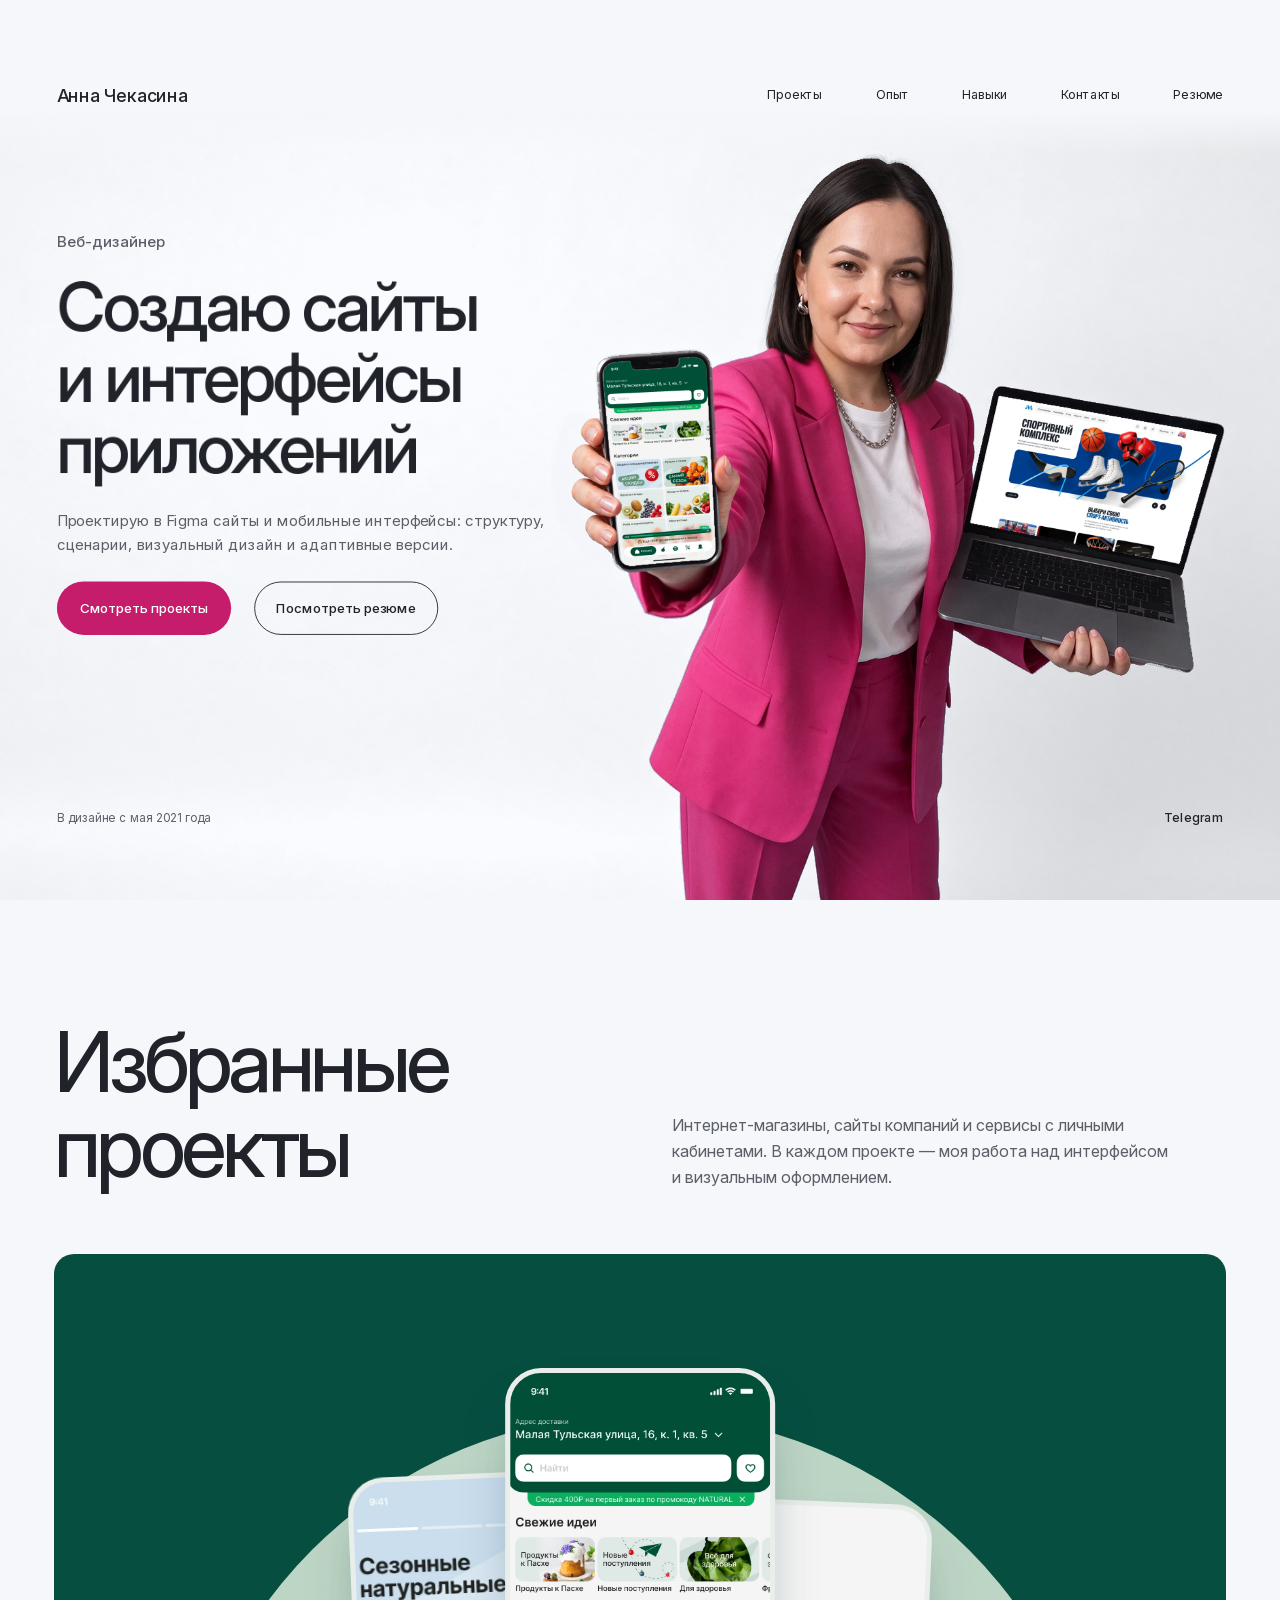
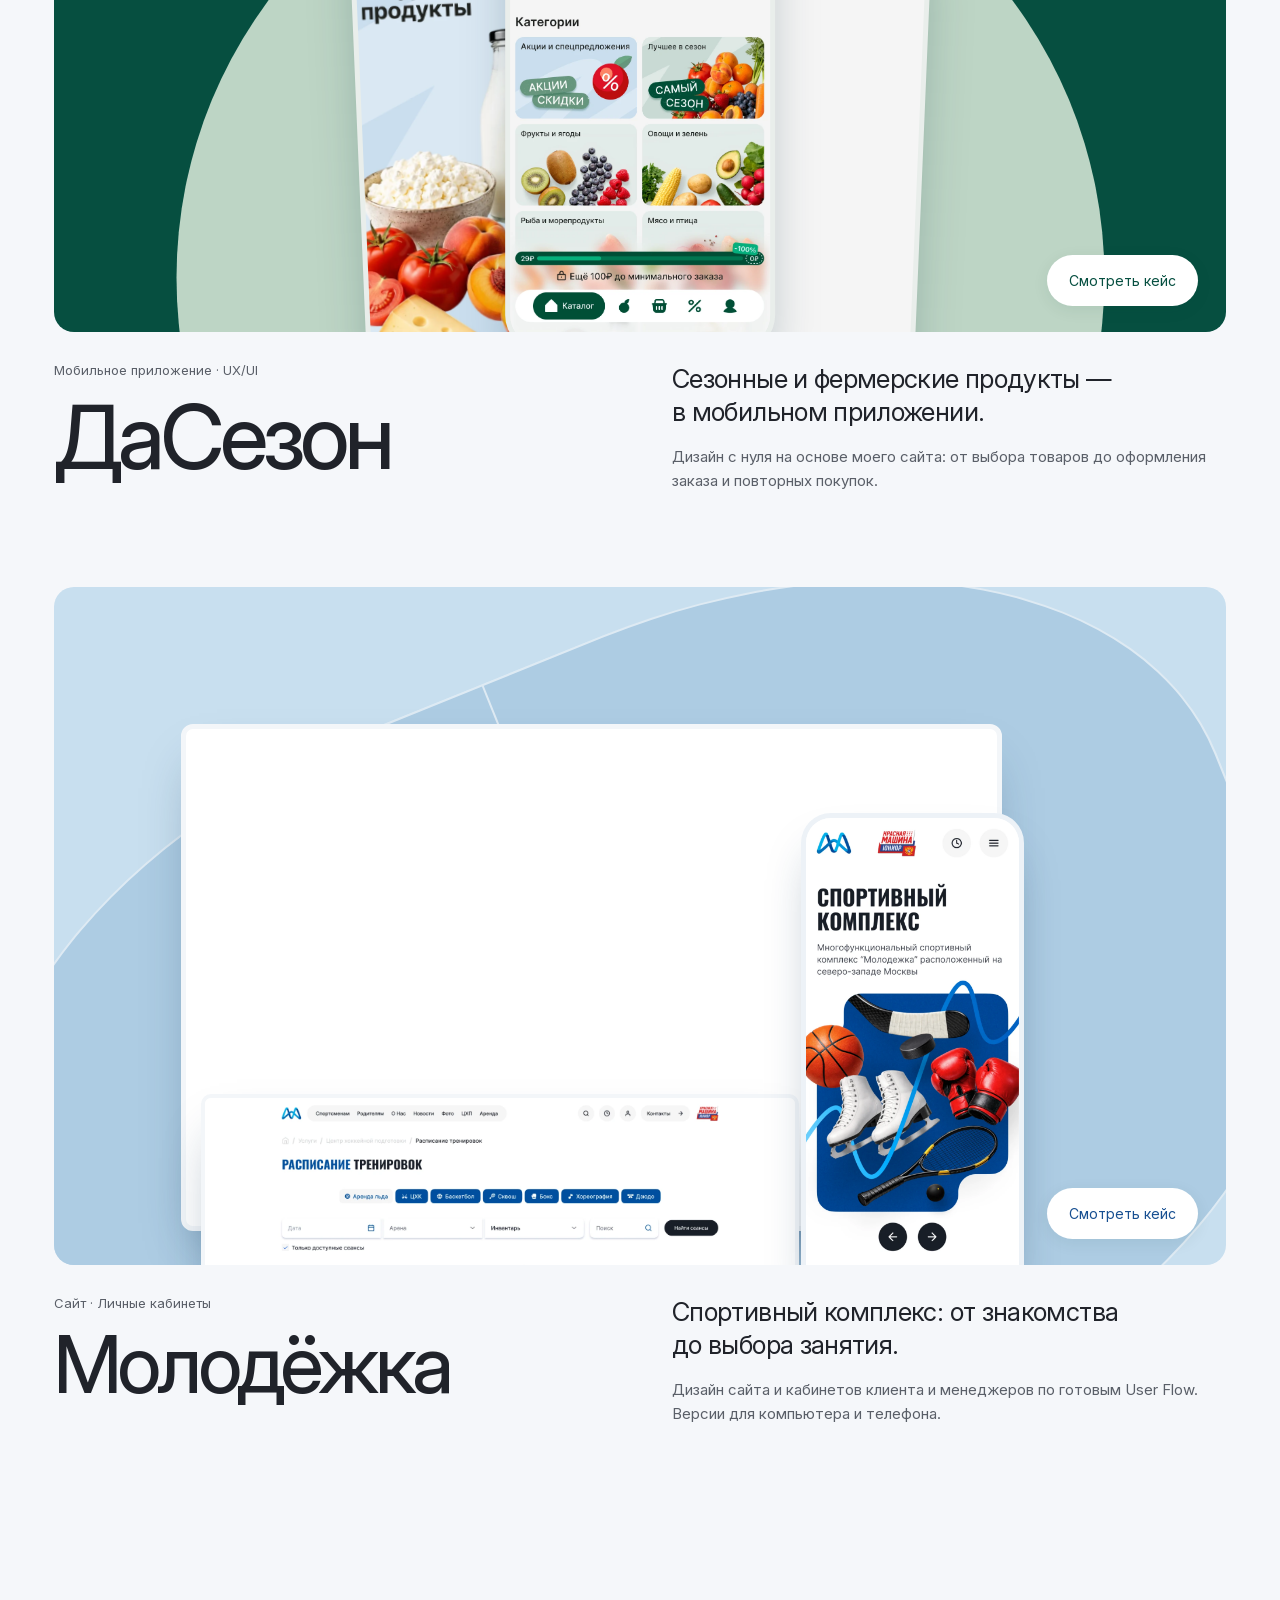
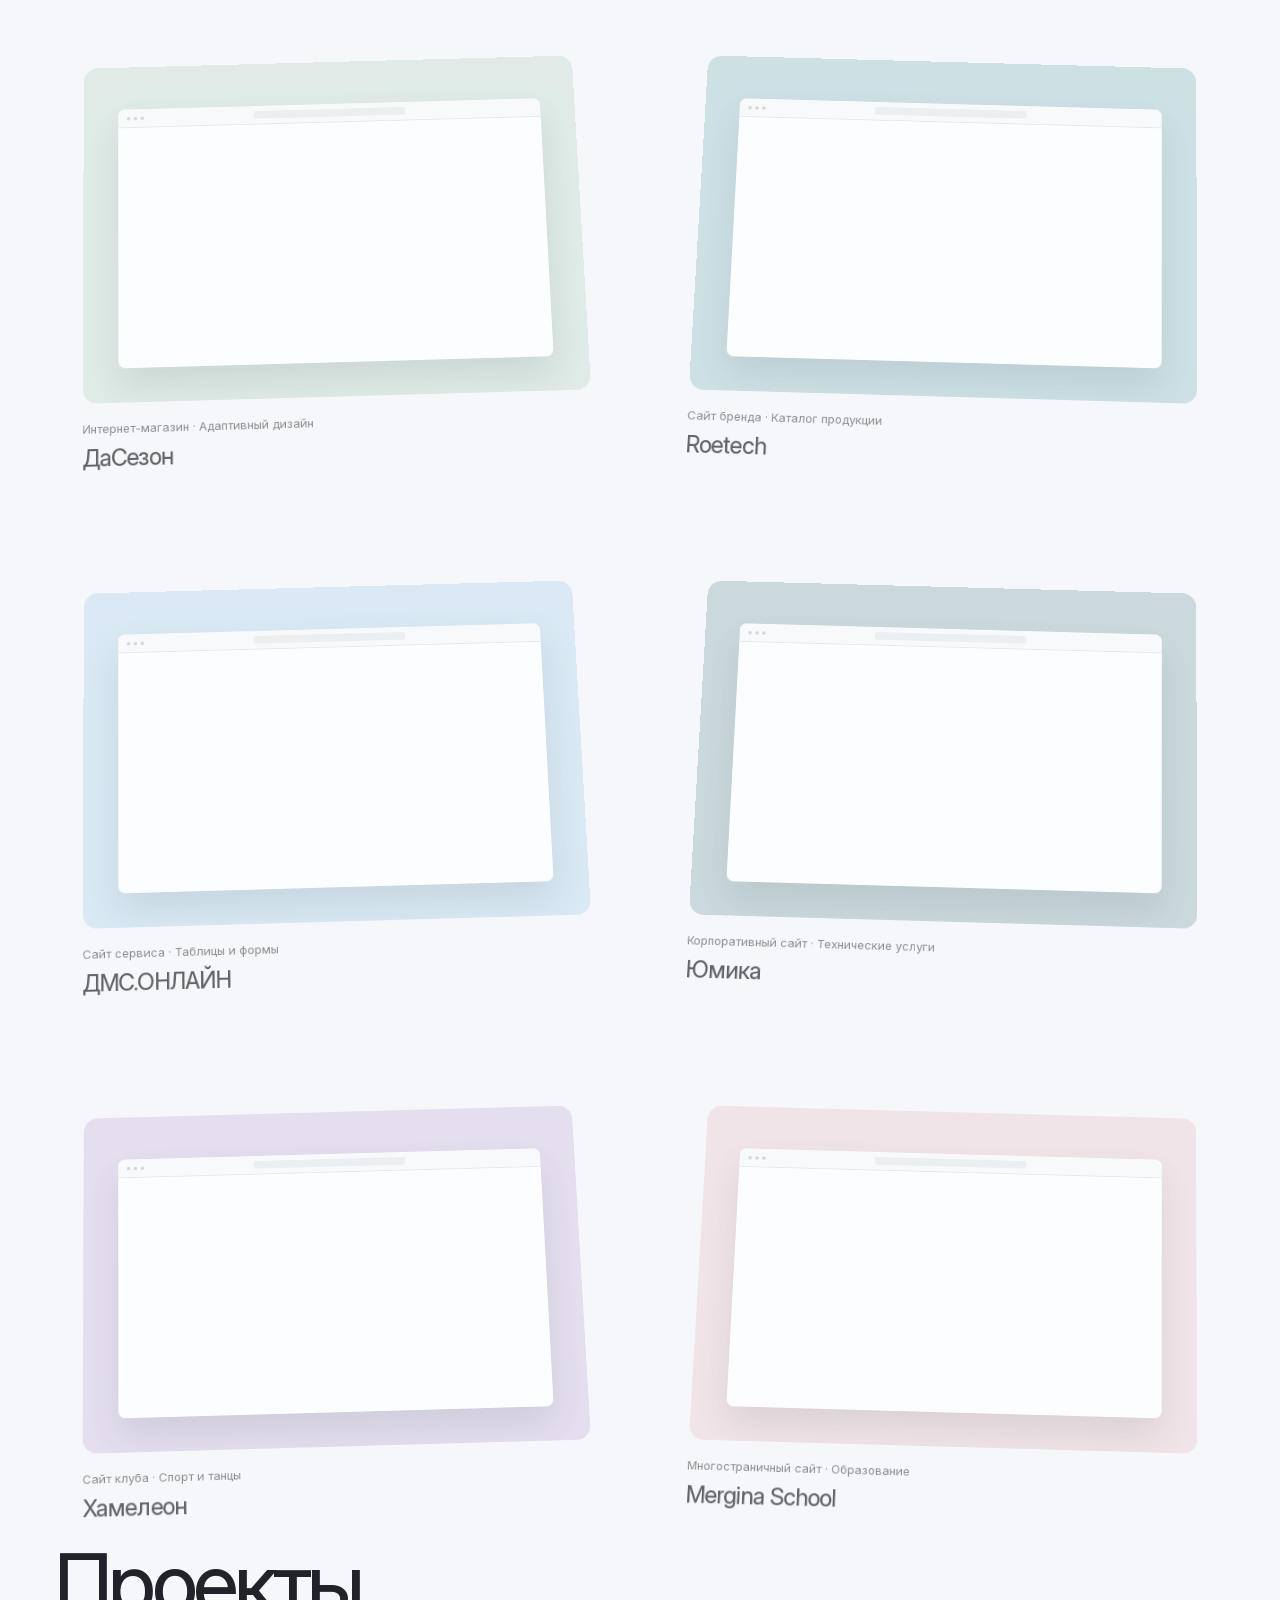
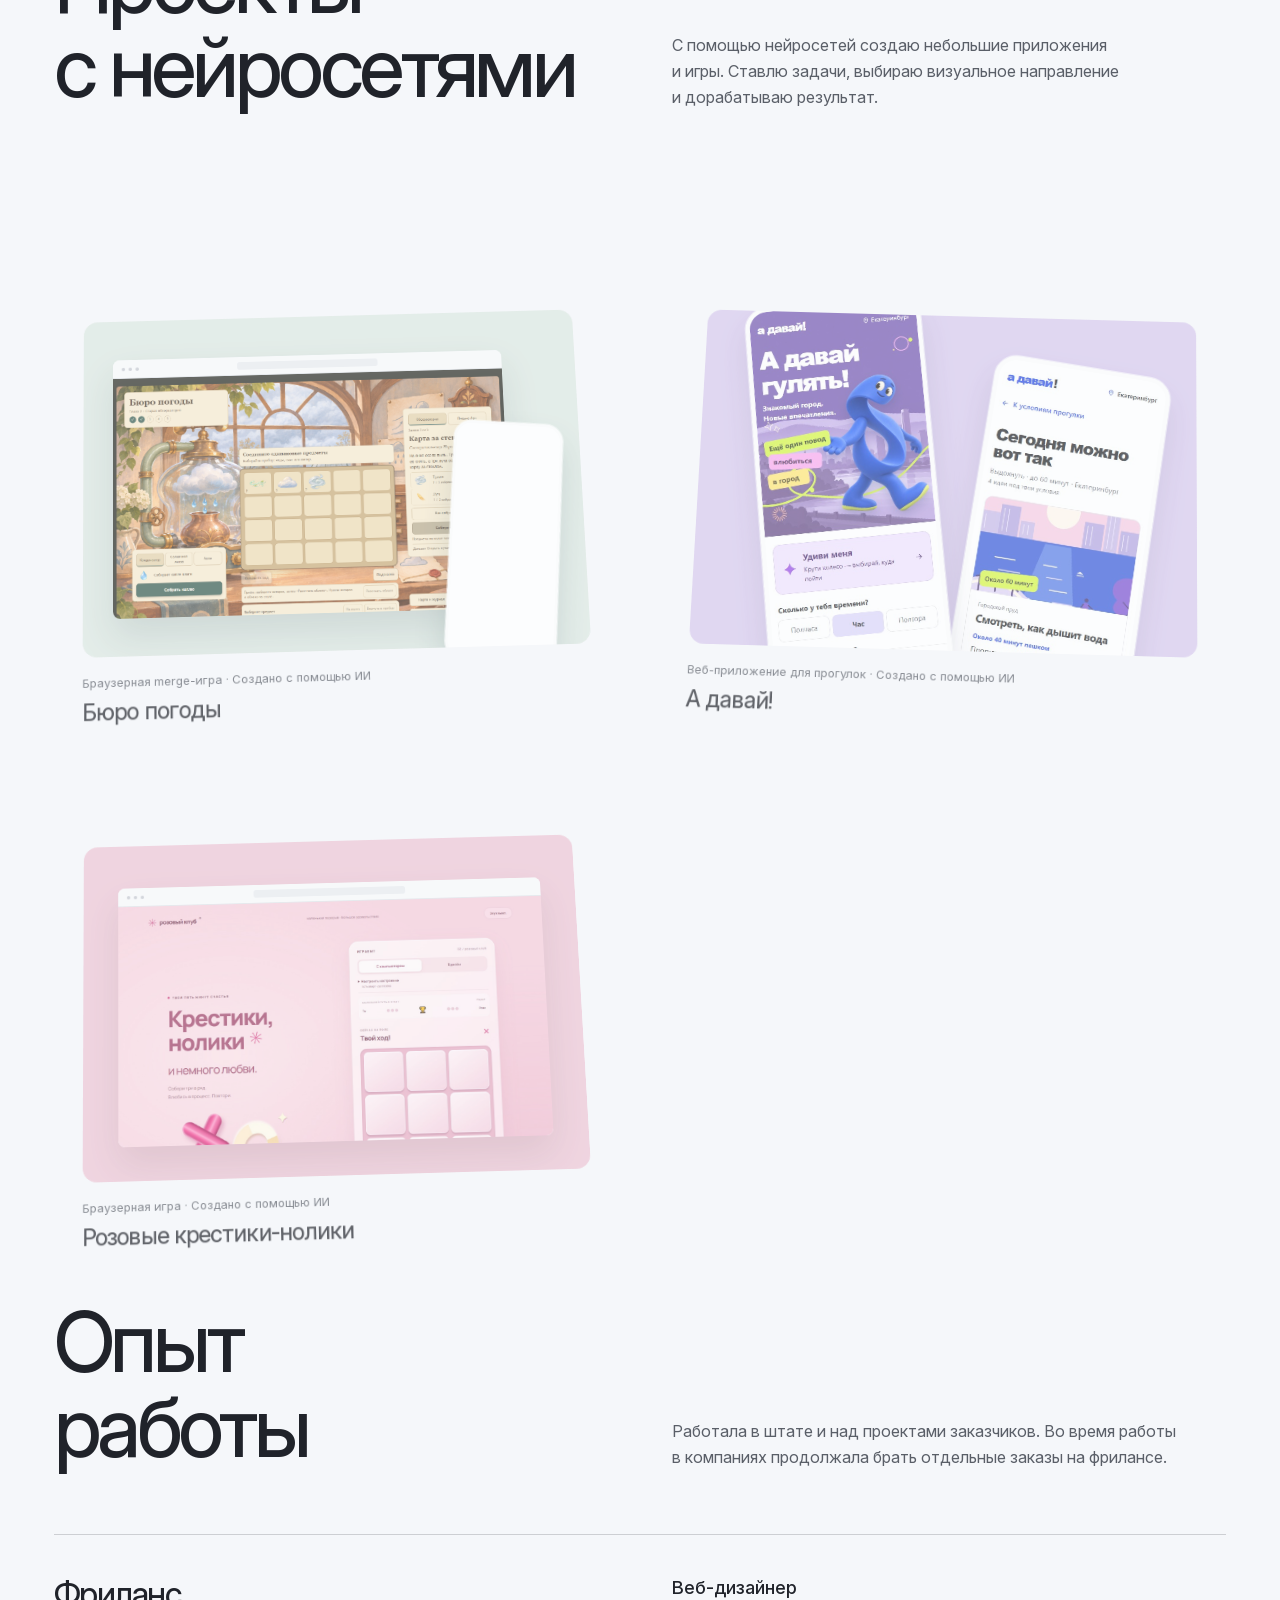
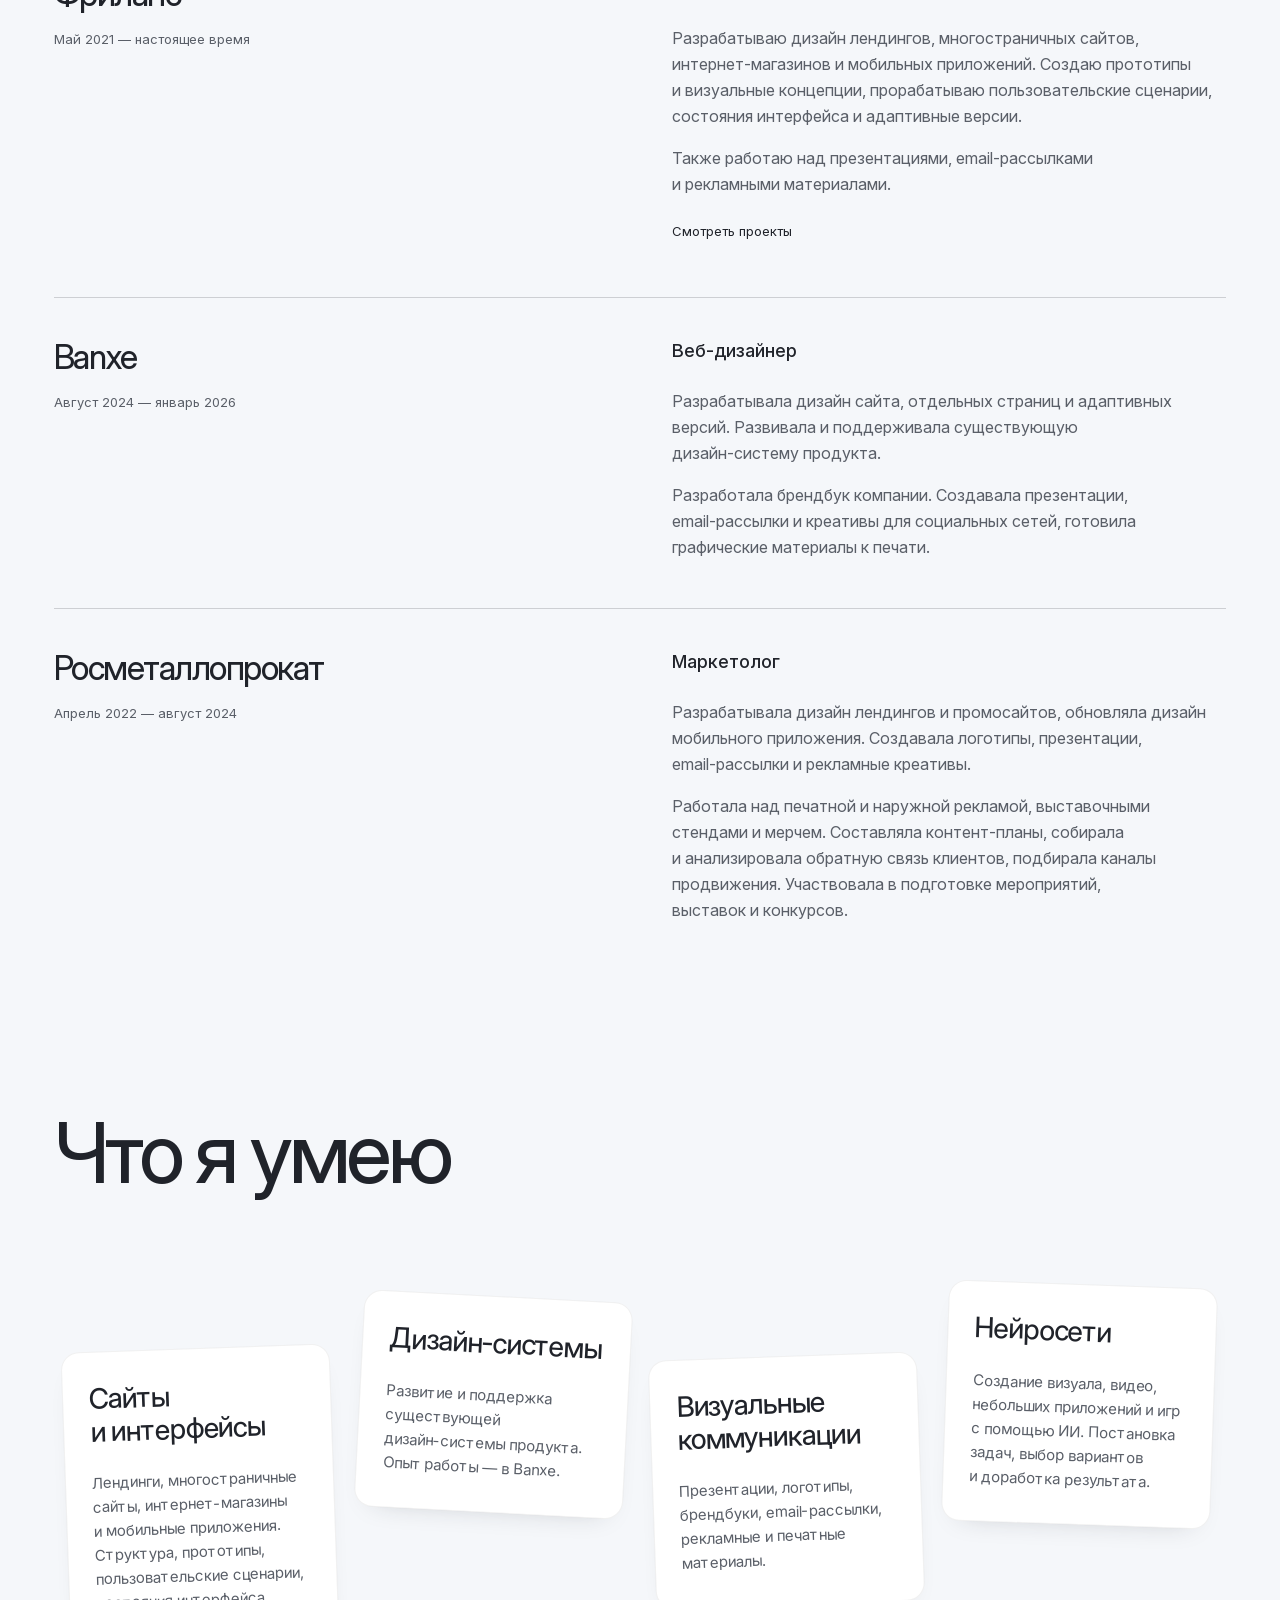
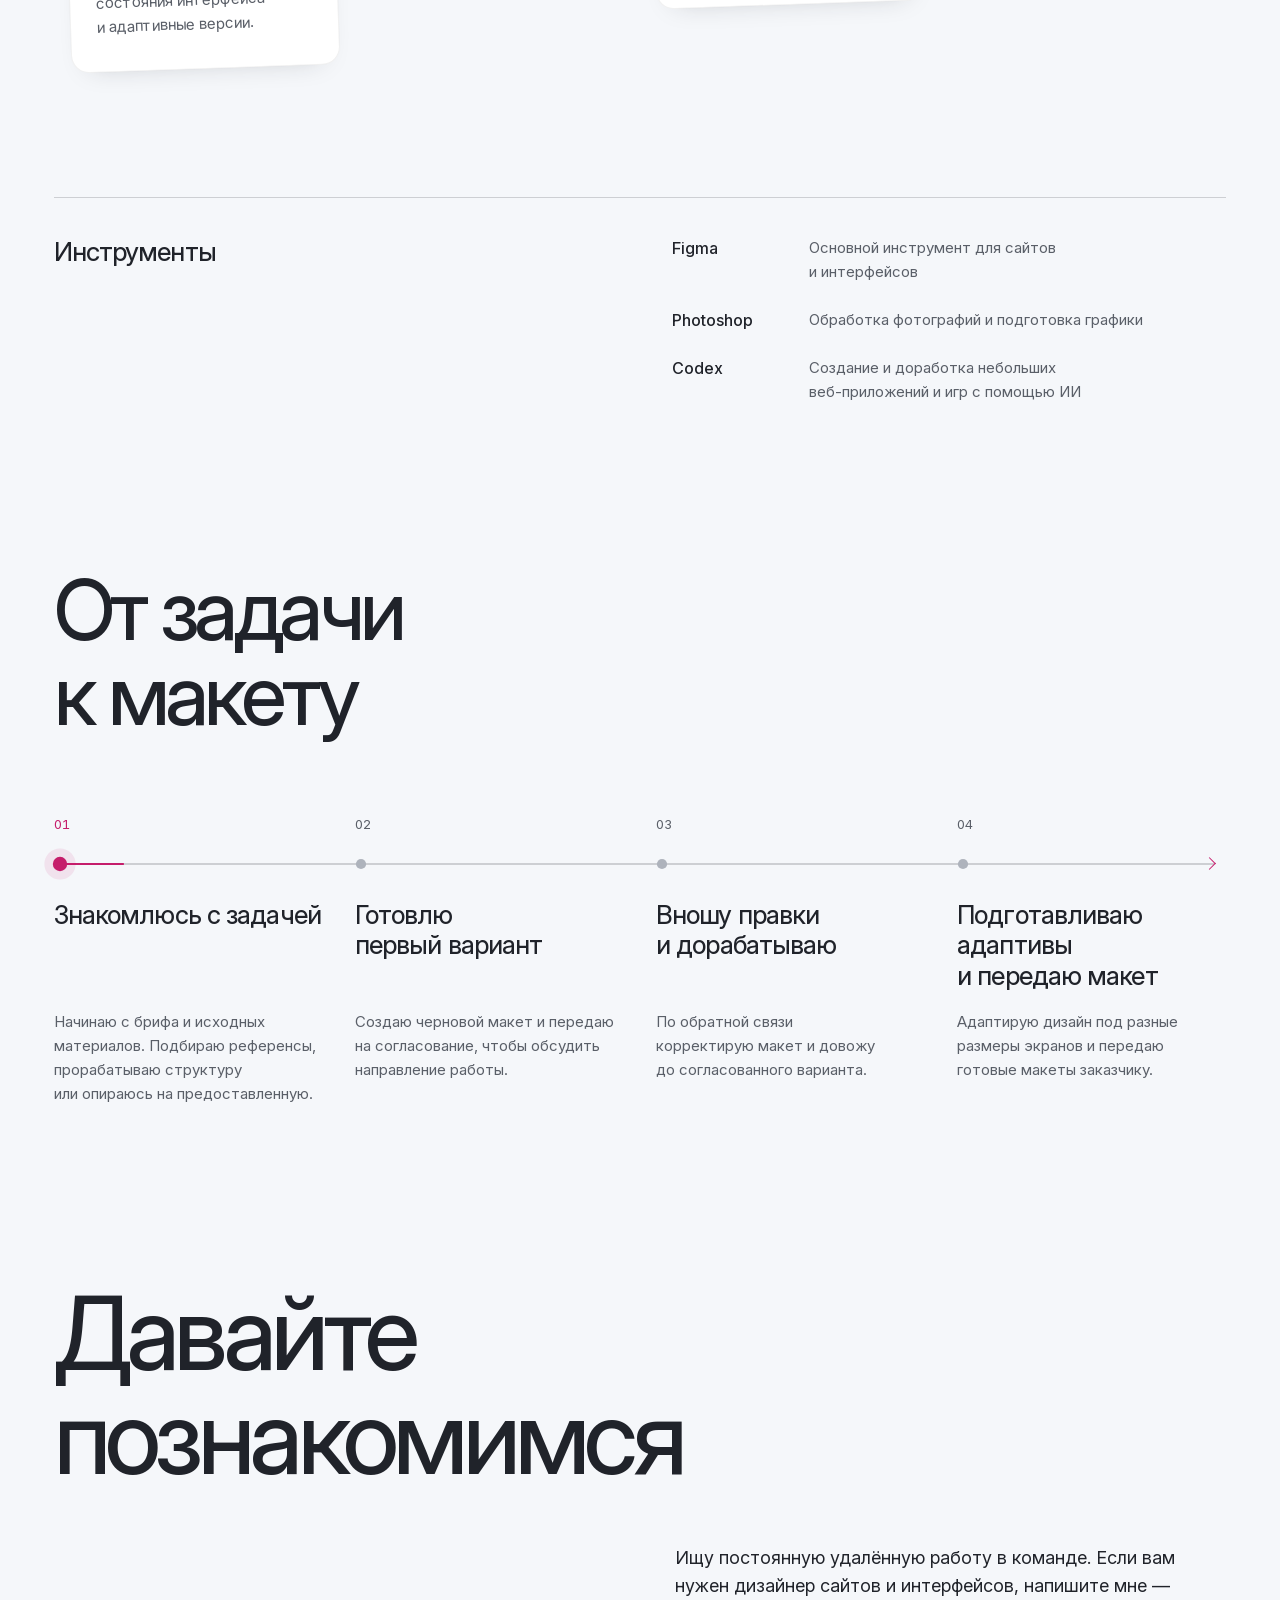
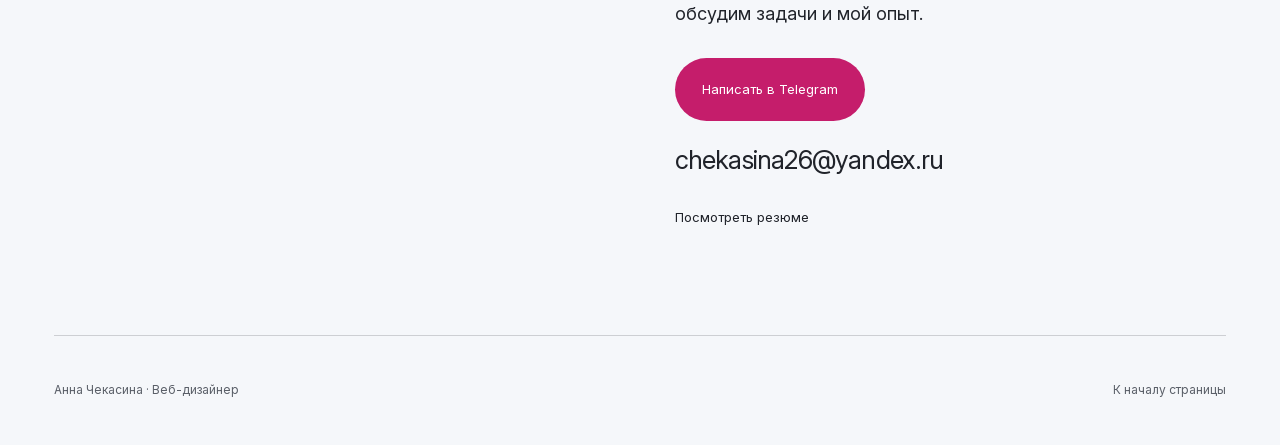
<file: index.html>
<!doctype html>
<html lang="ru"><head>
<meta charset="utf-8"><meta http-equiv="Content-Security-Policy" content="default-src 'none'; script-src 'self'; style-src 'self' 'unsafe-inline'; img-src 'self' data:; font-src 'self'; connect-src 'none'; object-src 'none'; base-uri 'none'; form-action 'none'; frame-src 'none'; worker-src 'none'"><meta name="viewport" content="width=device-width,initial-scale=1"><title>Анна Чекасина — веб-дизайнер</title><meta name="theme-color" content="#f5f7fa">
<meta name="description" content="Портфолио Анны Чекасиной: дизайн сайтов, интернет-магазинов и мобильных приложений. Проекты, опыт работы и контакты. Открыта к удалённой работе в штате.">
<link rel="stylesheet" href="стили-16e066aaa7f0.css">
<link rel="icon" href="data:image/svg+xml,%3Csvg xmlns='http://www.w3.org/2000/svg' viewBox='0 0 64 64'%3E%3Ctext y='46' font-size='40'%3EАЧ%3C/text%3E%3C/svg%3E">
<link rel="preload" href="Материалы/InterVariable.woff2" as="font" type="font/woff2" crossorigin>
<script src="сценарии-6da5af7a3000.js" defer></script><link rel="preload" as="image" type="image/webp" fetchpriority="high" href="Материалы/Первый экран — Анна/Портрет — без потерь.webp"></head><body>
<div class="intro" aria-label="Вступление Анны Чекасиной" hidden><div class="initials" aria-hidden="true">АЧ</div><button class="skip-intro" type="button">Пропустить заставку</button></div>

<section class="hero-story" aria-label="Знакомство и избранный проект">
 <div class="page hero-3d portrait-hero">
  <div class="hero-layout">
   <div class="portrait-scene" aria-hidden="true">
    <img class="portrait-photo" src="Материалы/Первый экран — Анна/Портрет — без потерь.webp" alt="" width="2720" height="1536" fetchpriority="high" decoding="async">
    <img class="portrait-phone" src="Материалы/Первый экран — Анна/Каталог в телефоне — без потерь.webp" alt="" width="672" height="1240" decoding="async">
    <img class="portrait-laptop" src="Материалы/Первый экран — Анна/Молодёжка в ноутбуке — без потерь.webp" alt="" width="1460" height="1000" decoding="async">
   </div>
   <header class="header"><a class="identity" href="./">Анна Чекасина</a><button class="nav-toggle" type="button" aria-expanded="false" aria-controls="main-navigation" hidden><span class="nav-toggle-label">Меню</span><span class="nav-toggle-icon" aria-hidden="true"></span></button><nav id="main-navigation" aria-label="Основная навигация"><a href="#projects">Проекты</a><a href="#experience">Опыт</a><a href="#skills">Навыки</a><a href="#contacts">Контакты</a><a class="resume" href="https://ekaterinburg.hh.ru/resume/c6bcebaeff09cdc9cd0039ed1f485961773451" target="_blank" rel="noopener">Резюме</a></nav></header>
   <main class="portrait-copy" id="main">
    <p class="portrait-role">Веб‑дизайнер</p>
    <h1>Создаю сайты<br>и интерфейсы<br>приложений</h1>
    <p class="description">Проектирую в Figma сайты и мобильные интерфейсы: структуру, сценарии, визуальный дизайн и адаптивные версии.</p>
    <div class="actions"><a class="primary" href="#projects">Смотреть проекты</a><a class="secondary" href="https://ekaterinburg.hh.ru/resume/c6bcebaeff09cdc9cd0039ed1f485961773451" target="_blank" rel="noopener">Посмотреть резюме </a></div>
   </main>
   <div class="portrait-footer"><span>В дизайне с мая 2021 года</span><span class="scroll-cue" aria-hidden="true">Листай, чтобы посмотреть работы</span><a href="https://t.me/annachekasina" target="_blank" rel="noopener">Telegram</a></div>
  </div>
 </div>
</section>
<!-- Начало блока проектов -->
<section class="work-section" aria-labelledby="work-title">
 <div class="work-heading" id="projects"><h2 id="work-title">Избранные проекты</h2><p>Интернет‑магазины, сайты компаний и сервисы с личными кабинетами. В каждом проекте — моя работа над интерфейсом и визуальным оформлением.</p></div>
 <div class="work-grid"><article class="project-slot featured-project dasezon-connected" data-featured>
 <a class="project-card featured-card" href="Проекты/ДаСезон-приложение.html" aria-label="ДаСезон — дизайн мобильного приложения. Смотреть кейс">
  <div class="feature-scene">
   <div class="feature-orbit" aria-hidden="true"></div>
   <div class="feature-phone feature-phone-intro"><img src="Материалы/Проекты/ДаСезон-знакомство.webp" alt="Знакомство с приложением: сезонные натуральные продукты" width="780" height="1624" loading="lazy" decoding="async"></div>
   <div class="feature-phone feature-phone-catalog"><img src="Материалы/Проекты/ДаСезон-каталог.webp" alt="Каталог ДаСезон с подборками и категориями продуктов" width="780" height="1688" loading="lazy" decoding="async"></div>
   <div class="feature-phone feature-phone-product"><img src="Материалы/Проекты/ДаСезон-товар.webp" alt="Фрагмент карточки товара: фото, описание и даты доставки" width="780" height="2858" loading="lazy" decoding="async"></div>
   <span class="feature-open" aria-hidden="true">Смотреть кейс </span>
  </div>
  <div class="project-caption feature-caption">
   <div><p class="project-type">Мобильное приложение · UX/UI</p><h3><span class="project-name">ДаСезон</span></h3></div>
   <div class="feature-summary"><p class="feature-about">Сезонные и фермерские продукты — в мобильном приложении.</p><p class="feature-role">Дизайн с нуля на основе моего сайта: от выбора товаров до оформления заказа и повторных покупок.</p></div>
  </div>
 </a>
</article><article class="project-slot featured-project youth-project" data-featured>
 <a class="project-card featured-card" href="Проекты/Молодёжка.html" aria-label="Молодёжка — дизайн сайта и личных кабинетов. Смотреть кейс">
  <div class="youth-scene">
   <div class="youth-rink" aria-hidden="true"></div>
   <div class="youth-desktop youth-screen"><img src="Материалы/Проекты/Молодёжка-главная-обложка.webp" alt="Главная спортивного комплекса Молодёжка — версия для компьютера" width="1200" height="804" loading="lazy" decoding="async"></div>
   <div class="youth-schedule youth-screen"><img src="Материалы/Проекты/Молодёжка-расписание.webp" alt="Расписание тренировок: фильтры, даты и доступные сеансы" width="1600" height="2207" loading="lazy" decoding="async"></div>
   <div class="youth-phone youth-screen"><img src="Материалы/Проекты/Молодёжка-мобильная.webp" alt="Главная Молодёжки — мобильная версия" loading="lazy" decoding="async"></div>
   <span class="feature-open" aria-hidden="true">Смотреть кейс </span>
  </div>
  <div class="project-caption feature-caption">
   <div><p class="project-type">Сайт · Личные кабинеты</p><h3><span class="project-name">Молодёжка</span></h3></div>
   <div class="feature-summary"><p class="feature-about">Спортивный комплекс: от знакомства до выбора занятия.</p><p class="feature-role">Дизайн сайта и кабинетов клиента и менеджеров по готовым User Flow. Версии для компьютера и телефона.</p></div>
  </div>
 </a>
</article>

<article class="project-slot"><a class="project-card" href="Проекты/ДаСезон-сайт.html" aria-label="ДаСезон — Интернет-магазин · Адаптивный дизайн. Смотреть проект"><div class="project-visual browser-cover " style="--project-bg:#d7e6df"><div class="browser-frame"><div class="browser-bar" aria-hidden="true"><i></i><i></i><i></i><span></span></div><img src="Материалы/Проекты/ДаСезон-сайт-обложка.webp" alt="Главная страница — ДаСезон" loading="lazy" decoding="async" width="1200" height="804"></div></div><div class="project-caption"><p class="project-type">Интернет‑магазин · Адаптивный дизайн</p><h3><span class="project-arrow" aria-hidden="true">→</span><span class="project-name">ДаСезон</span></h3></div></a></article>
<article class="project-slot"><a class="project-card" href="Проекты/Roetech.html" aria-label="Roetech — Сайт бренда · Каталог продукции. Смотреть проект"><div class="project-visual browser-cover " style="--project-bg:#bcd7dc"><div class="browser-frame"><div class="browser-bar" aria-hidden="true"><i></i><i></i><i></i><span></span></div><img src="Материалы/Проекты/Roetech-главная-обложка.webp" alt="Главная страница — Roetech" loading="lazy" decoding="async" width="1200" height="804"></div></div><div class="project-caption"><p class="project-type">Сайт бренда · Каталог продукции</p><h3><span class="project-arrow" aria-hidden="true">→</span><span class="project-name">Roetech</span></h3></div></a></article>
<article class="project-slot"><a class="project-card" href="Проекты/ДМС-онлайн.html" aria-label="ДМС.ОНЛАЙН — Сайт сервиса · Таблицы и формы. Смотреть проект"><div class="project-visual browser-cover " style="--project-bg:#cee3f2"><div class="browser-frame"><div class="browser-bar" aria-hidden="true"><i></i><i></i><i></i><span></span></div><img src="Материалы/Проекты/ДМС-главная-обложка.webp" alt="Главная и выбор программы — ДМС.ОНЛАЙН" loading="lazy" decoding="async" width="1200" height="804"></div></div><div class="project-caption"><p class="project-type">Сайт сервиса · Таблицы и формы</p><h3><span class="project-arrow" aria-hidden="true">→</span><span class="project-name">ДМС.ОНЛАЙН</span></h3></div></a></article>
<article class="project-slot"><a class="project-card" href="Проекты/Юмика.html" aria-label="Юмика — Корпоративный сайт · Технические услуги. Смотреть проект"><div class="project-visual browser-cover " style="--project-bg:#b9ccd1"><div class="browser-frame"><div class="browser-bar" aria-hidden="true"><i></i><i></i><i></i><span></span></div><img src="Материалы/Проекты/Юмика-главная-обложка.webp" alt="Главная страница — Юмика" loading="lazy" decoding="async" width="1200" height="804"></div></div><div class="project-caption"><p class="project-type">Корпоративный сайт · Технические услуги</p><h3><span class="project-arrow" aria-hidden="true">→</span><span class="project-name">Юмика</span></h3></div></a></article>
<article class="project-slot"><a class="project-card" href="Проекты/Хамелеон.html" aria-label="Хамелеон — Сайт клуба · Спорт и танцы. Смотреть проект"><div class="project-visual browser-cover " style="--project-bg:#ded3e9"><div class="browser-frame"><div class="browser-bar" aria-hidden="true"><i></i><i></i><i></i><span></span></div><img src="Материалы/Проекты/Хамелеон-главная-обложка.webp" alt="Страница детского танцевального коллектива — Хамелеон" loading="lazy" decoding="async" width="1200" height="804"></div></div><div class="project-caption"><p class="project-type">Сайт клуба · Спорт и танцы</p><h3><span class="project-arrow" aria-hidden="true">→</span><span class="project-name">Хамелеон</span></h3></div></a></article>
<article class="project-slot"><a class="project-card" href="Проекты/Mergina-School.html" aria-label="Mergina School — Многостраничный сайт · Образование. Смотреть проект"><div class="project-visual browser-cover " style="--project-bg:#f0dce0"><div class="browser-frame"><div class="browser-bar" aria-hidden="true"><i></i><i></i><i></i><span></span></div><img src="Материалы/Проекты/Mergina-главная-обложка.webp" alt="Главная страница — Mergina School" loading="lazy" decoding="async" width="1200" height="804"></div></div><div class="project-caption"><p class="project-type">Многостраничный сайт · Образование</p><h3><span class="project-arrow" aria-hidden="true">→</span><span class="project-name">Mergina School</span></h3></div></a></article></div>
</section>
<!-- Конец блока проектов -->
<!-- Начало проектов с нейросетями -->
<section class="about-section ai-section" id="ai-projects" aria-labelledby="ai-title"><div class="about-heading"><h2 id="ai-title">Проекты<br>с нейросетями</h2><p>С помощью нейросетей создаю небольшие приложения и игры. Ставлю задачи, выбираю визуальное направление и дорабатываю результат.</p></div><div class="ai-grid"><article class="project-slot ai-project"><a class="project-card ai-card" href="Проекты/Бюро-погоды.html"><div class="project-visual browser-cover responsive-cover ai-weather"><div class="browser-frame"><div class="browser-bar" aria-hidden="true"><i></i><i></i><i></i><span></span></div><img src="Материалы/Нейросети/Бюро погоды/Мастерская — без потерь.webp" alt="Мастерская Бюро погоды: приборы, игровое поле и письмо Норы" width="1440" height="1000" loading="lazy" decoding="async"></div><div class="phone responsive-phone"><img src="Материалы/Нейросети/Бюро погоды/Телефон — без потерь.webp" alt="Бюро погоды на телефоне — результат восстановления телескопа" loading="lazy" decoding="async"></div></div><div class="project-caption"><p class="project-type">Браузерная merge‑игра · Создано с помощью ИИ</p><h3><span class="project-arrow" aria-hidden="true">→</span><span class="project-name">Бюро погоды</span></h3></div></a></article>
<article class="project-slot ai-project"><a class="project-card ai-card" href="Проекты/А-давай.html"><div class="project-visual ai-cover ai-walk"><div class="ai-phone ai-phone-back"><img src="Материалы/Нейросети/А-давай-подбор.jpg" alt="Подбор прогулок по времени и настроению" width="390" height="844" loading="lazy"></div><div class="ai-phone ai-phone-front"><img src="Материалы/Нейросети/А-давай-мобильная.jpg" alt="Главная приложения А давай! с персонажем Шагом" width="390" height="844" loading="lazy"></div></div><div class="project-caption"><p class="project-type">Веб‑приложение для прогулок · Создано с помощью ИИ</p><h3><span class="project-arrow" aria-hidden="true">→</span><span class="project-name">А давай!</span></h3></div></a></article>
<article class="project-slot ai-project"><a class="project-card ai-card" href="Проекты/Розовые-крестики-нолики.html"><div class="project-visual ai-cover ai-game"><div class="ai-browser"><div class="browser-bar" aria-hidden="true"><i></i><i></i><i></i><span></span></div><img src="Материалы/Нейросети/Розовые-крестики-нолики-игра.jpg" alt="Розовый интерфейс игры с полем для крестиков-ноликов" loading="lazy"></div></div><div class="project-caption"><p class="project-type">Браузерная игра · Создано с помощью ИИ</p><h3><span class="project-arrow" aria-hidden="true">→</span><span class="project-name">Розовые крестики‑нолики</span></h3></div></a></article></div></section>
<!-- Конец проектов с нейросетями -->
<section class="about-section" id="experience" aria-labelledby="experience-title">
 <div class="about-heading"><h2 id="experience-title">Опыт<br>работы</h2><p>Работала в штате и над проектами заказчиков. Во время работы в компаниях продолжала брать отдельные заказы на фрилансе.</p></div>
 <div class="experience-list">
  <article class="experience-row">
   <div class="experience-place"><h3>Фриланс</h3><p>Май 2021 — настоящее время</p></div>
   <div class="experience-details"><p class="experience-role">Веб‑дизайнер</p><p>Разрабатываю дизайн лендингов, многостраничных сайтов, интернет‑магазинов и мобильных приложений. Создаю прототипы и визуальные концепции, прорабатываю пользовательские сценарии, состояния интерфейса и адаптивные версии.</p><p>Также работаю над презентациями, email‑рассылками и рекламными материалами.</p><a class="about-link" href="#projects">Смотреть проекты </a></div>
  </article>
  <article class="experience-row">
   <div class="experience-place"><h3>Banxe</h3><p>Август 2024 — январь 2026</p></div>
   <div class="experience-details"><p class="experience-role">Веб‑дизайнер</p><p>Разрабатывала дизайн сайта, отдельных страниц и адаптивных версий. Развивала и поддерживала существующую дизайн‑систему продукта.</p><p>Разработала брендбук компании. Создавала презентации, email‑рассылки и креативы для социальных сетей, готовила графические материалы к печати.</p></div>
  </article>
  <article class="experience-row">
   <div class="experience-place"><h3>Росметаллопрокат</h3><p>Апрель 2022 — август 2024</p></div>
   <div class="experience-details"><p class="experience-role">Маркетолог</p><p>Разрабатывала дизайн лендингов и промосайтов, обновляла дизайн мобильного приложения. Создавала логотипы, презентации, email‑рассылки и рекламные креативы.</p><p>Работала над печатной и наружной рекламой, выставочными стендами и мерчем. Составляла контент‑планы, собирала и анализировала обратную связь клиентов, подбирала каналы продвижения. Участвовала в подготовке мероприятий, выставок и конкурсов.</p></div>
  </article>
 </div>
</section>
<section class="about-section skills-section" id="skills" aria-labelledby="skills-title">
 <div class="about-heading"><h2 id="skills-title">Что я умею</h2></div>
 <div class="skills-stage">
 <div class="skills-grid">
  <article><h3>Сайты и интерфейсы</h3><p>Лендинги, многостраничные сайты, интернет‑магазины и мобильные приложения. Структура, прототипы, пользовательские сценарии, состояния интерфейса и адаптивные версии.</p></article>
  <article><h3>Дизайн‑системы</h3><p>Развитие и поддержка существующей дизайн‑системы продукта. Опыт работы — в Banxe.</p></article>
  <article><h3>Визуальные коммуникации</h3><p>Презентации, логотипы, брендбуки, email‑рассылки, рекламные и печатные материалы.</p></article>
  <article><h3>Нейросети</h3><p>Создание визуала, видео, небольших приложений и игр с помощью ИИ. Постановка задач, выбор вариантов и доработка результата.</p></article>
 </div>
 </div>
 <div class="tools-block"><h3>Инструменты</h3><dl class="tools-list"><div><dt>Figma</dt><dd>Основной инструмент для сайтов и интерфейсов</dd></div><div><dt>Photoshop</dt><dd>Обработка фотографий и подготовка графики</dd></div><div><dt>Codex</dt><dd>Создание и доработка небольших веб‑приложений и игр с помощью ИИ</dd></div></dl></div>
</section>
<section class="about-section process-section" id="process" aria-labelledby="process-title">
 <div class="about-heading"><h2 id="process-title">От задачи<br>к макету</h2></div>
 <ol class="process-list" aria-label="Как я работаю">
  <li><span class="process-link" aria-hidden="true"><span></span></span><span class="process-number" aria-hidden="true">01</span><span class="process-dot" aria-hidden="true"></span><div class="process-copy"><h3>Знакомлюсь с задачей</h3><p>Начинаю с брифа и исходных материалов. Подбираю референсы, прорабатываю структуру или опираюсь на предоставленную.</p></div></li>
  <li><span class="process-link" aria-hidden="true"><span></span></span><span class="process-number" aria-hidden="true">02</span><span class="process-dot" aria-hidden="true"></span><div class="process-copy"><h3>Готовлю первый вариант</h3><p>Создаю черновой макет и передаю на согласование, чтобы обсудить направление работы.</p></div></li>
  <li><span class="process-link" aria-hidden="true"><span></span></span><span class="process-number" aria-hidden="true">03</span><span class="process-dot" aria-hidden="true"></span><div class="process-copy"><h3>Вношу правки и дорабатываю</h3><p>По обратной связи корректирую макет и довожу до согласованного варианта.</p></div></li>
  <li><span class="process-link" aria-hidden="true"><span></span></span><span class="process-number" aria-hidden="true">04</span><span class="process-dot" aria-hidden="true"></span><div class="process-copy"><h3>Подготавливаю адаптивы и передаю макет</h3><p>Адаптирую дизайн под разные размеры экранов и передаю готовые макеты заказчику.</p></div></li>
 </ol>
</section>
<section class="about-section contact-section" id="contacts" aria-labelledby="contacts-title">
 <h2 id="contacts-title">Давайте<br>познакомимся</h2>
 <div class="contact-content"><p class="contact-intro">Ищу постоянную удалённую работу в команде. Если вам нужен дизайнер сайтов и интерфейсов, напишите мне — обсудим задачи и мой опыт.</p><div class="contact-links"><a class="primary contact-telegram" href="https://t.me/annachekasina" target="_blank" rel="noopener"><span class="button-label">Написать в Telegram</span></a><a class="contact-email" href="mailto:chekasina26@yandex.ru">chekasina26@yandex.ru</a></div><a class="about-link" href="https://ekaterinburg.hh.ru/resume/c6bcebaeff09cdc9cd0039ed1f485961773451" target="_blank" rel="noopener">Посмотреть резюме </a></div>
</section>
<footer class="site-footer"><span>Анна Чекасина · Веб-дизайнер</span><a href="#main">К началу страницы </a></footer>
<div class="cursor" aria-hidden="true"></div></body></html>
</file>
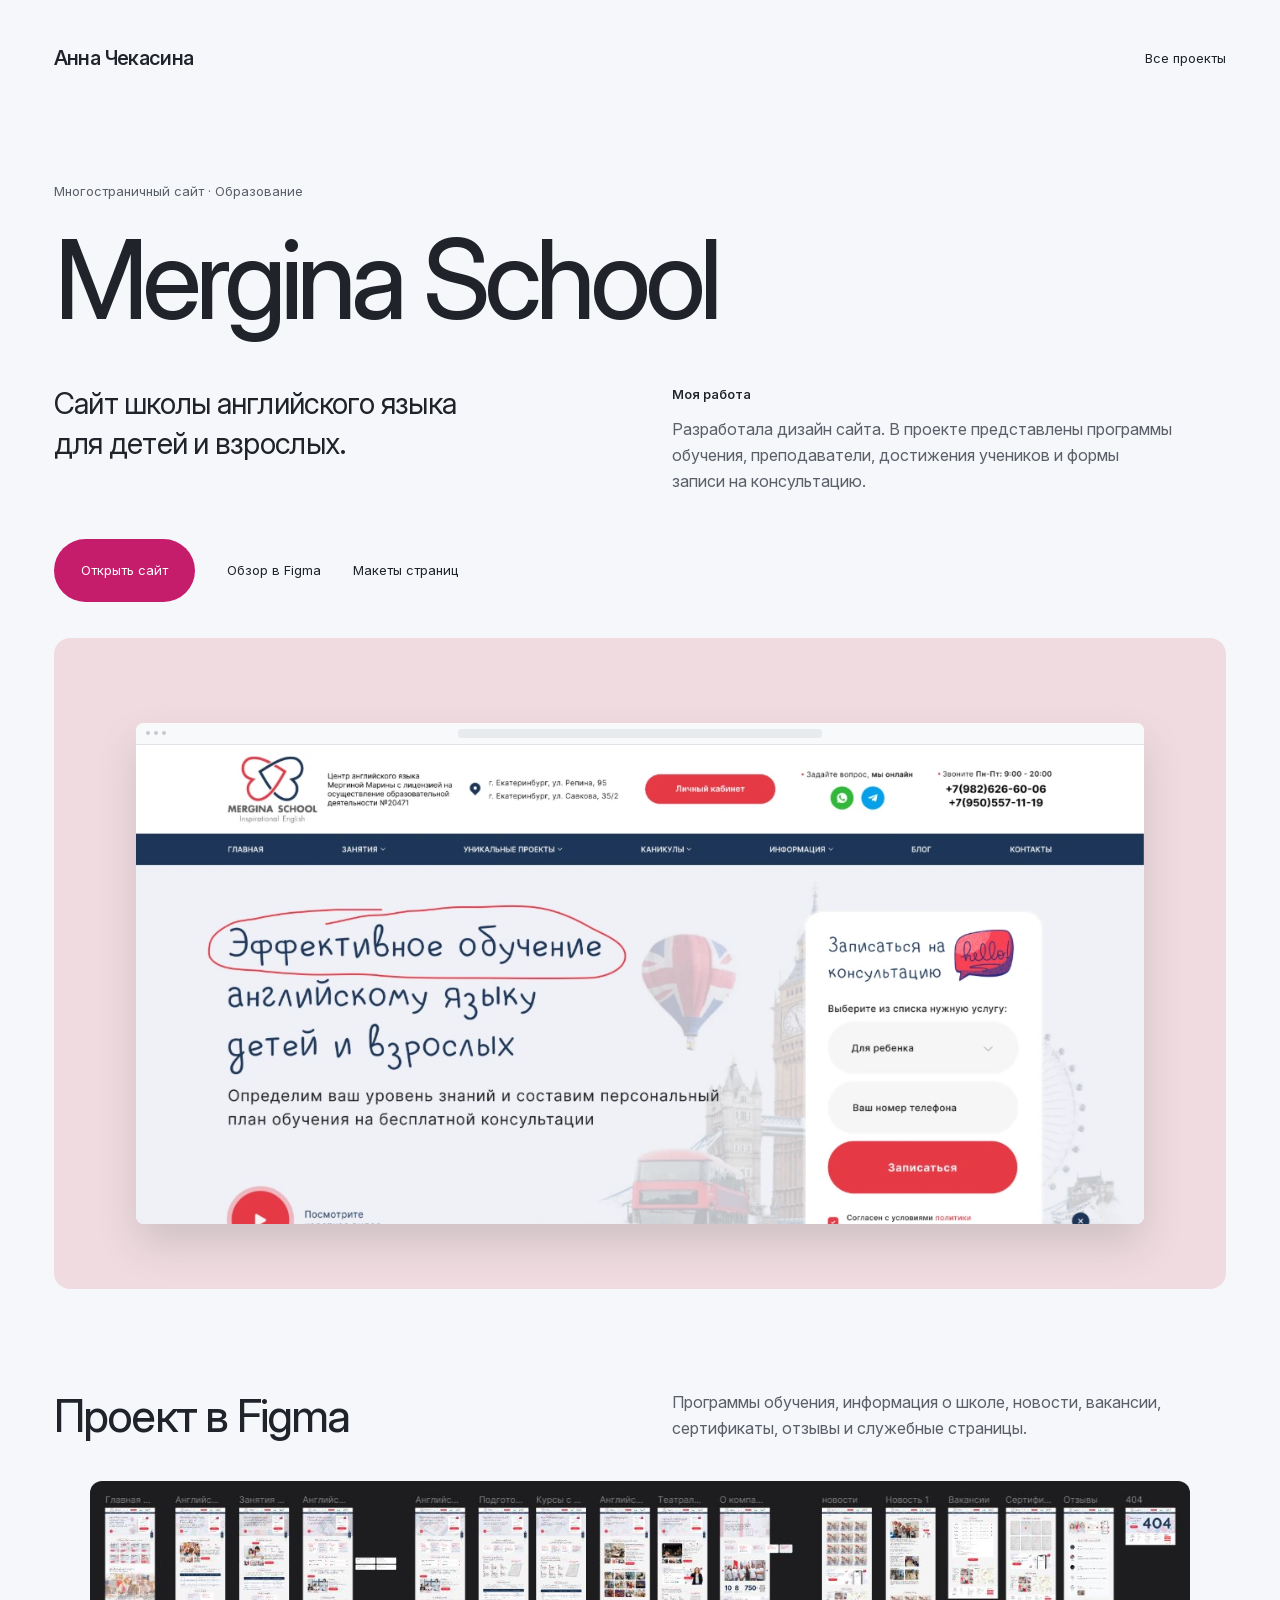
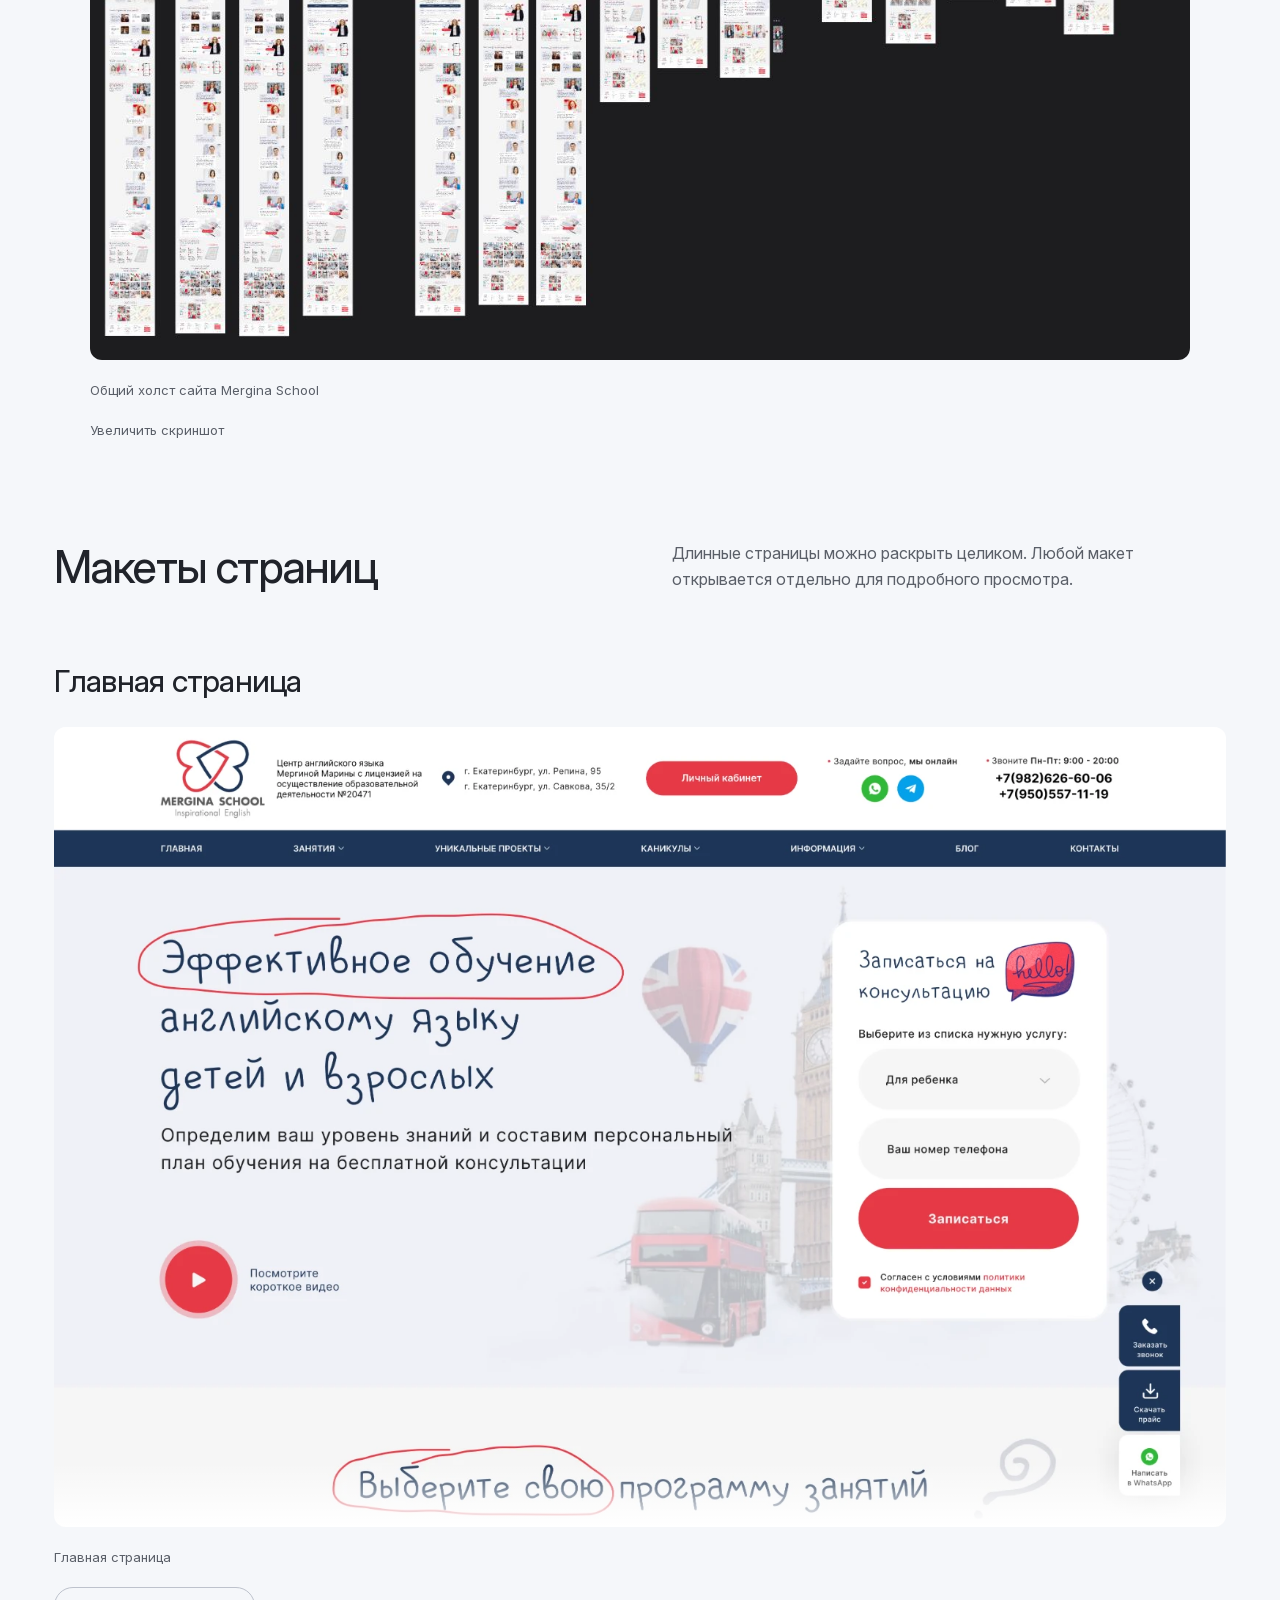
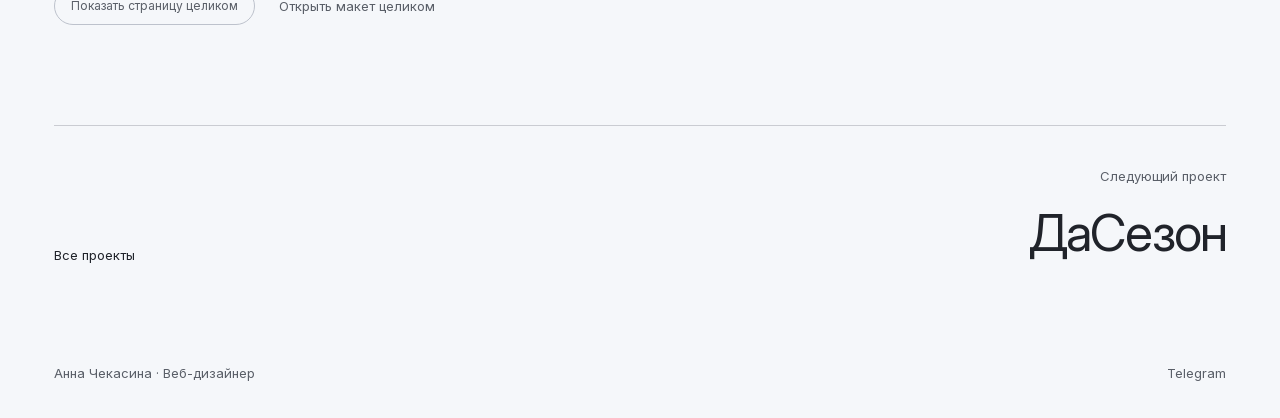
<file: Проекты/Mergina-School.html>
<!doctype html>
<html lang="ru"><head><meta charset="utf-8"><meta http-equiv="Content-Security-Policy" content="default-src 'none'; script-src 'self'; style-src 'self' 'unsafe-inline'; img-src 'self' data:; font-src 'self'; connect-src 'none'; object-src 'none'; base-uri 'none'; form-action 'none'; frame-src 'none'; worker-src 'none'"><meta name="viewport" content="width=device-width,initial-scale=1"><title>Mergina School — Многостраничный сайт · Образование — Анна Чекасина</title><meta name="description" content="Сайт школы английского языка для детей и взрослых. Разработала дизайн сайта. В проекте представлены программы обучения, преподаватели, достижения учеников и формы записи на консультацию."><meta name="theme-color" content="#f5f7fa"><link rel="icon" href="data:image/svg+xml,%3Csvg xmlns='http://www.w3.org/2000/svg' viewBox='0 0 64 64'%3E%3Ctext y='46' font-size='40'%3EАЧ%3C/text%3E%3C/svg%3E"><link rel="preload" href="../Материалы/InterVariable.woff2" as="font" type="font/woff2" crossorigin><link rel="stylesheet" href="../стили-6a9125b0947c.css"><script src="../сценарии-9a3dac808d88.js" defer></script></head>
<body class="case-page"><header class="header case-header"><a class="identity" href="../index.html">Анна Чекасина</a><a class="back-to-projects" href="../index.html#projects"> Все проекты</a></header>
<main class="case-main"><div class="case-intro"><p class="case-type">Многостраничный сайт · Образование</p><h1>Mergina School</h1><div class="case-summary"><p class="case-about">Сайт школы английского языка для детей и взрослых.</p><div class="case-role"><h2>Моя работа</h2><p>Разработала дизайн сайта. В проекте представлены программы обучения, преподаватели, достижения учеников и формы записи на консультацию.</p></div></div></div>
<nav class="case-content-nav" aria-label="Разделы проекта"><a class="primary case-live-link" href="https://mergina-school.ru/" target="_blank" rel="noopener noreferrer"><span class="button-label">Открыть сайт</span></a><a href="#figma">Обзор в Figma </a><a href="#layouts">Макеты страниц </a></nav>
<div class="project-visual browser-cover " style="--project-bg:#f0dce0"><div class="browser-frame"><div class="browser-bar" aria-hidden="true"><i></i><i></i><i></i><span></span></div><img src="../Материалы/Проекты/Mergina-главная-обложка.webp" alt="Главная страница — Mergina School" loading="eager" decoding="async" width="1200" height="804"></div></div>
<section class="case-overview" id="figma" aria-labelledby="figma-title"><div class="case-overview-heading"><h2 id="figma-title">Проект в Figma</h2><p>Программы обучения, информация о школе, новости, вакансии, сертификаты, отзывы и служебные страницы.</p></div><div class="case-overview-grid"><figure class="case-figure"><a  class="case-overview-image" href="../Материалы/Проекты/Mergina-обзор.jpg" target="_blank" rel="noopener" aria-label="Общий холст сайта Mergina School: увеличить скриншот"><img src="../Материалы/Проекты/Mergina-обзор.jpg" alt="Общий холст сайта Mergina School" width="1366" height="594" loading="lazy" decoding="async"></a><figcaption><span>Общий холст сайта Mergina School</span><div class="case-image-actions"><a href="../Материалы/Проекты/Mergina-обзор.jpg" target="_blank" rel="noopener">Увеличить скриншот </a></div></figcaption></figure></div></section>
<section class="case-gallery" id="layouts" aria-labelledby="layouts-title"><div class="case-overview-heading"><h2 id="layouts-title">Макеты страниц</h2><p>Длинные страницы можно раскрыть целиком. Любой макет открывается отдельно для подробного просмотра.</p></div><section class="case-group" aria-labelledby="group-0"><h3 id="group-0">Главная страница</h3><div class="case-layout-grid case-layout-pages"><figure class="case-figure case-layout"><a id="layout-0-0" class="case-image-link" href="../Материалы/Проекты/Mergina-главная.webp" target="_blank" rel="noopener" aria-label="Главная страница: открыть макет целиком"><img src="../Материалы/Проекты/Mergina-главная.webp" alt="Главная страница" width="1600" height="13721" loading="lazy" decoding="async"></a><figcaption><span>Главная страница</span><div class="case-image-actions"><button class="case-expand" type="button" aria-expanded="false" aria-controls="layout-0-0" hidden>Показать страницу целиком</button><a href="../Материалы/Проекты/Mergina-главная.webp" target="_blank" rel="noopener">Открыть макет целиком </a></div></figcaption></figure></div></section></section>
<nav class="case-next" aria-label="Другие проекты"><a href="../index.html#projects">Все проекты</a><a href="ДаСезон-приложение.html"><small>Следующий проект</small><span>ДаСезон </span></a></nav>
</main><footer class="case-footer"><span>Анна Чекасина · Веб-дизайнер</span><a href="https://t.me/annachekasina" target="_blank" rel="noopener">Telegram </a></footer></body></html>
</file>
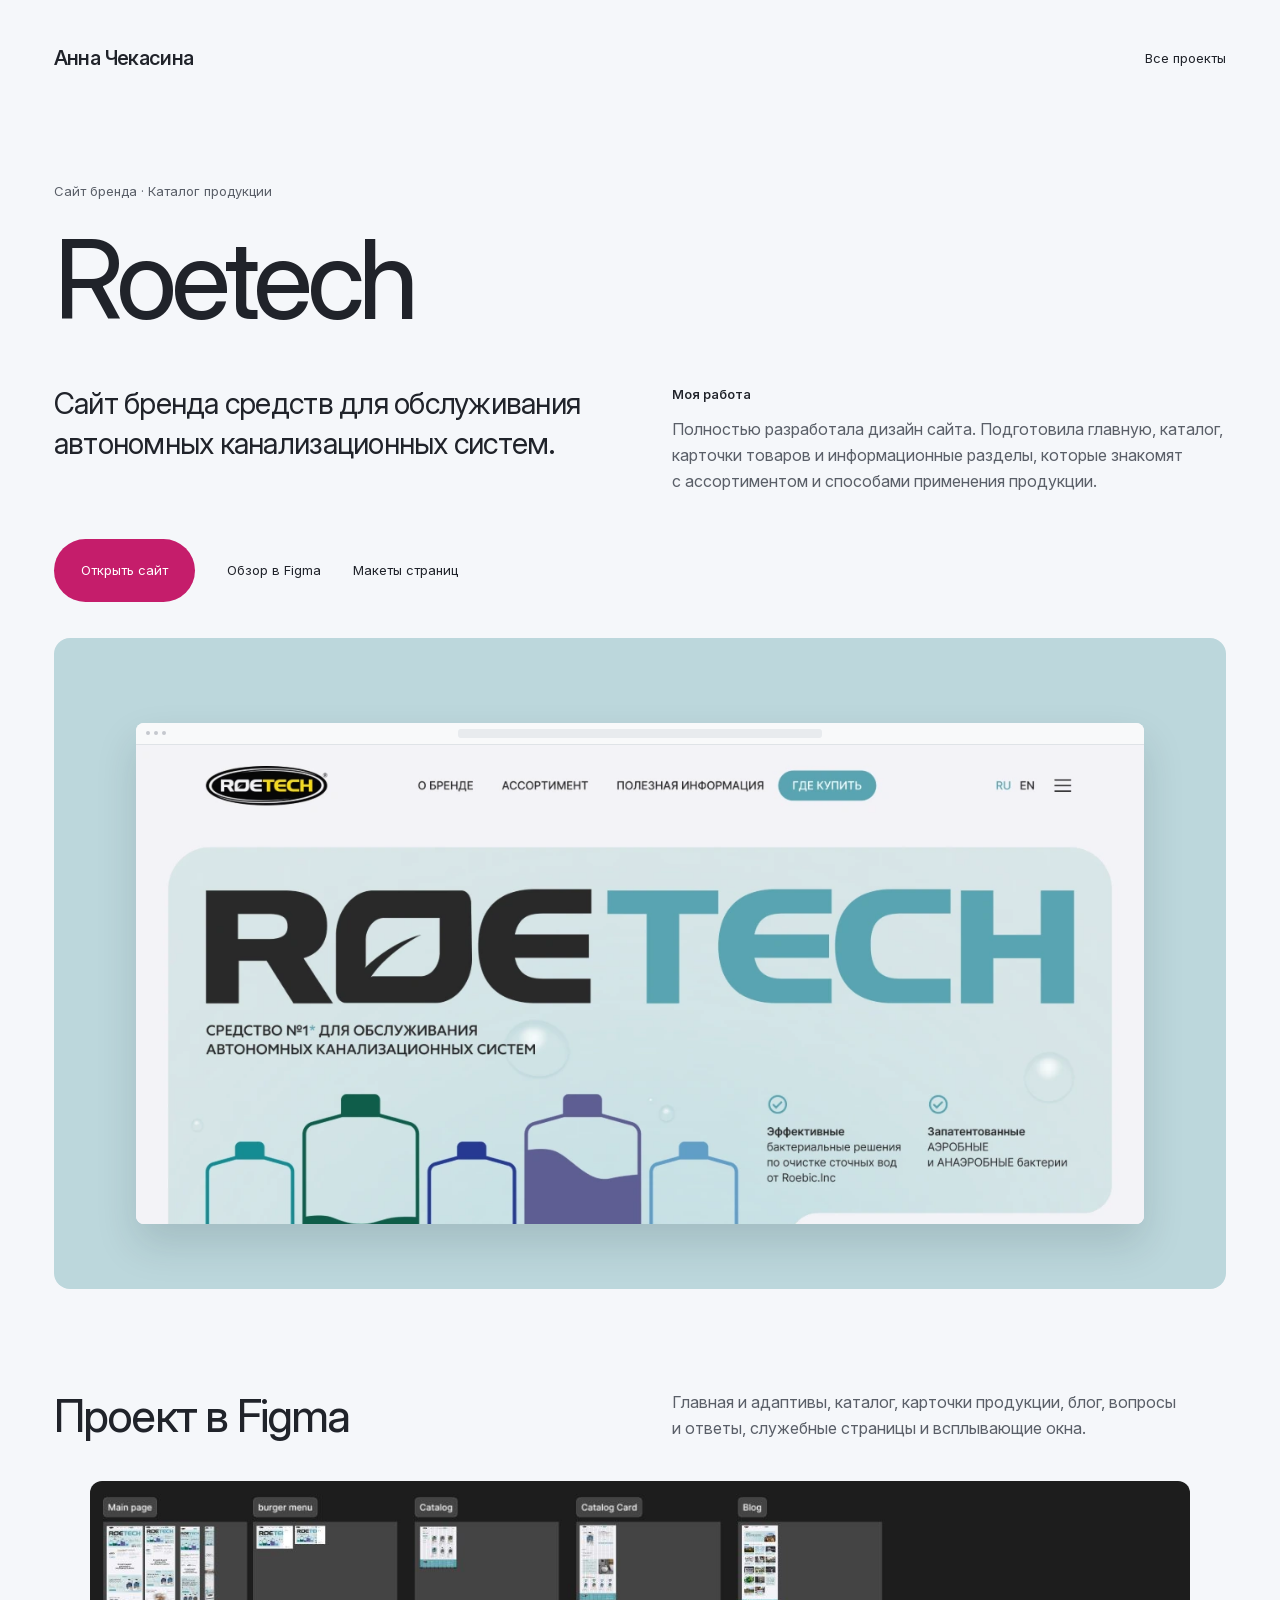
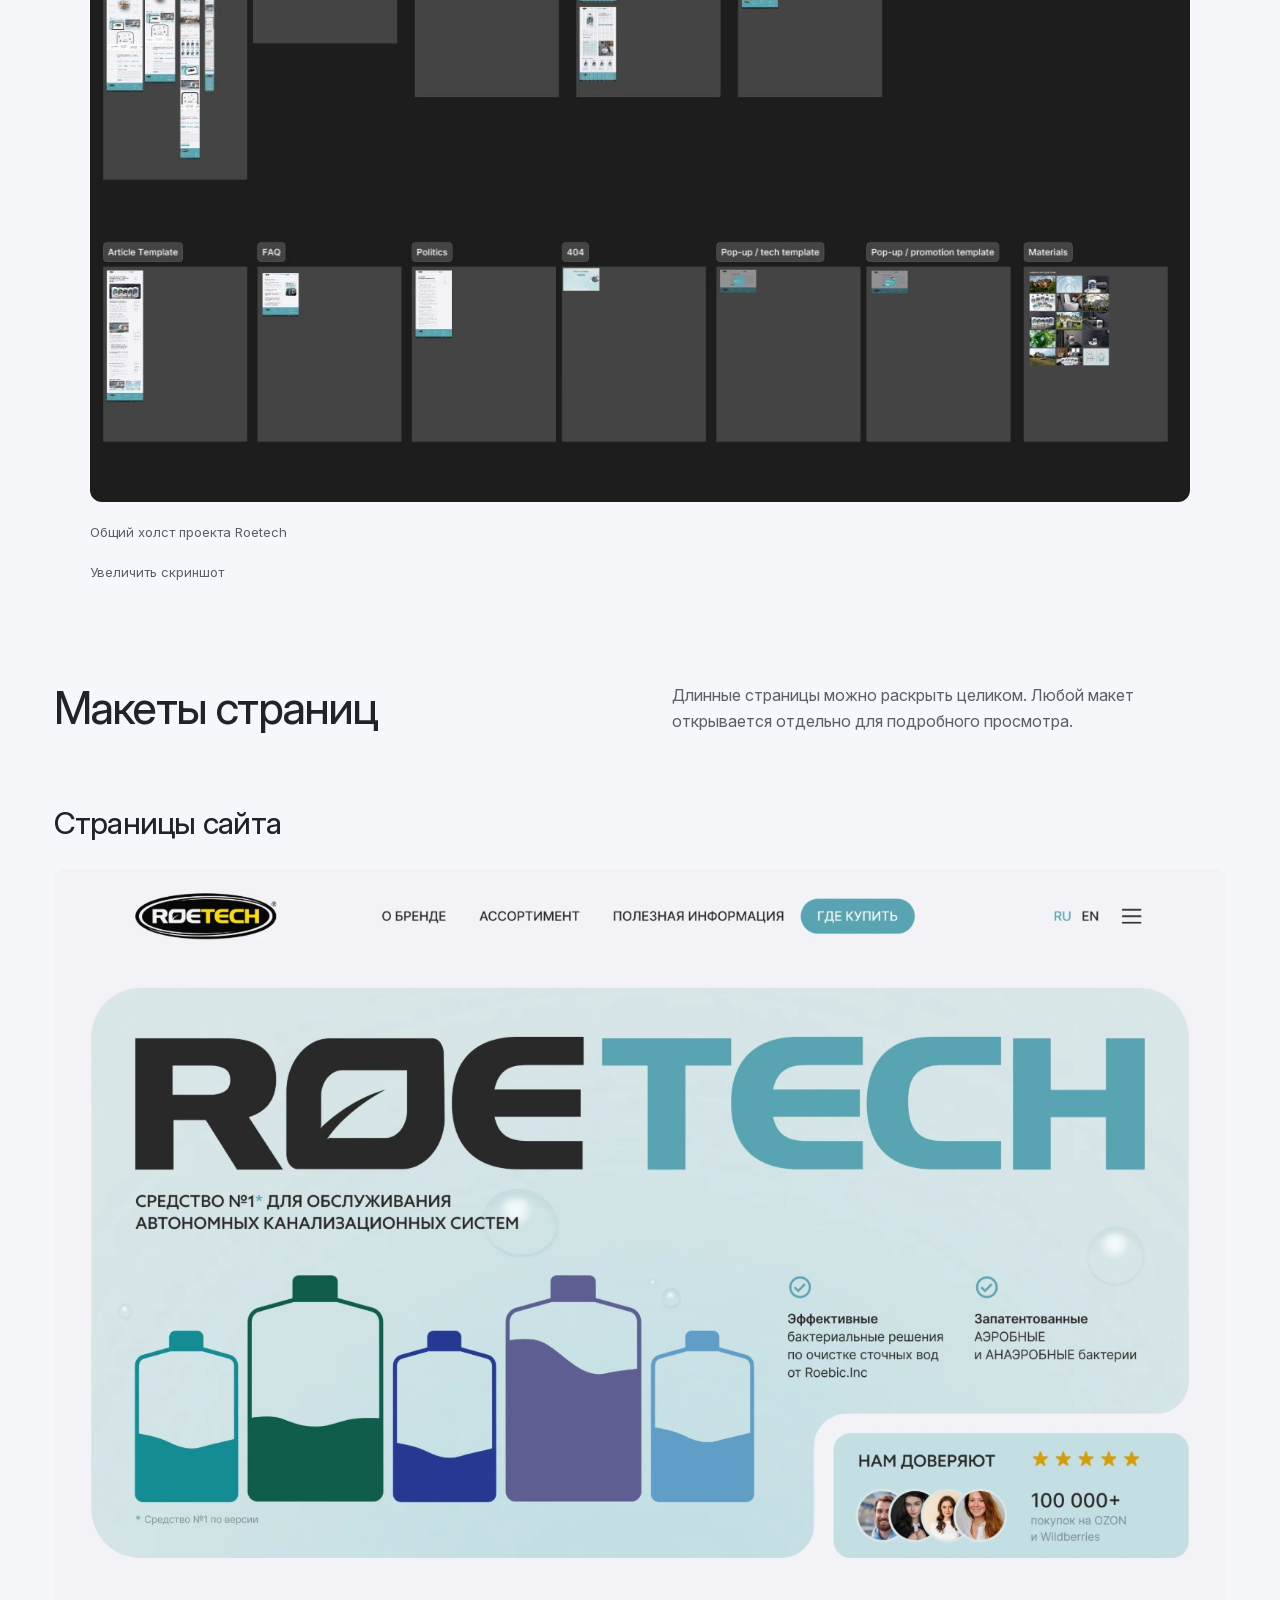
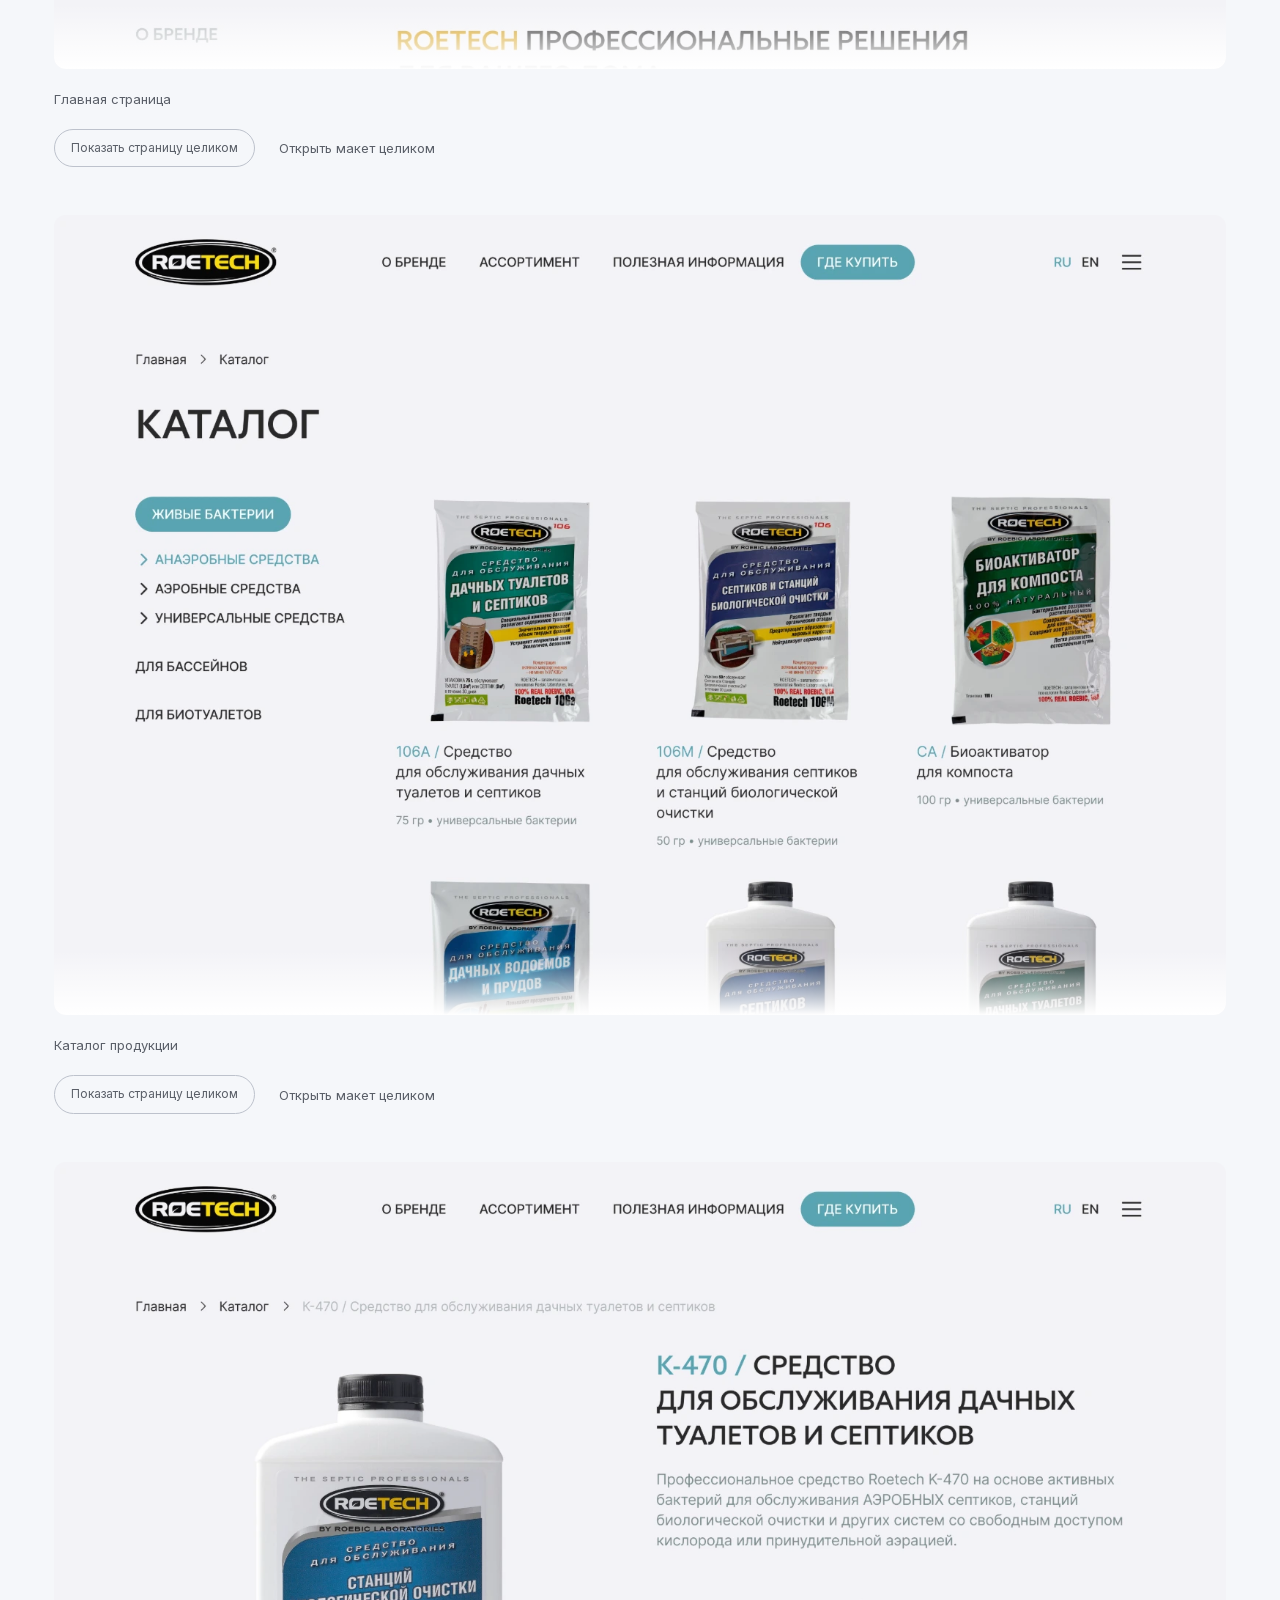
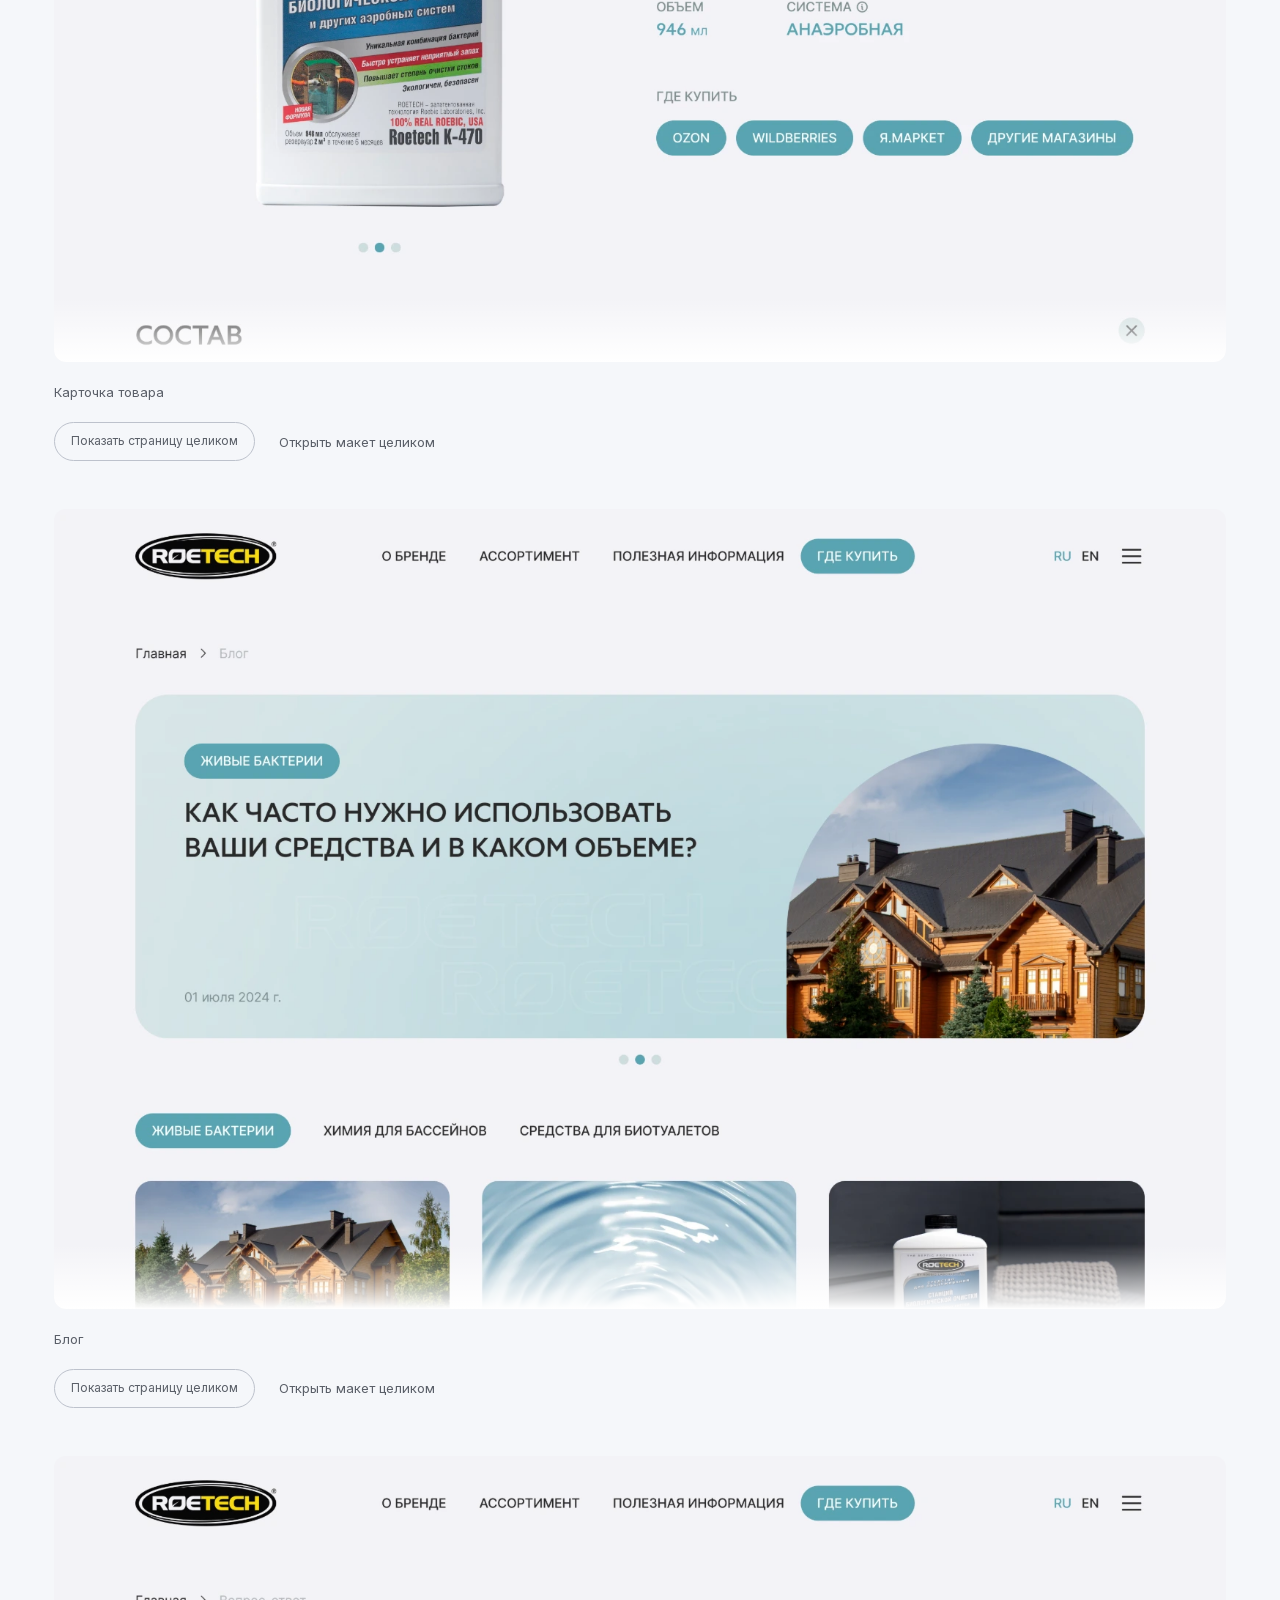
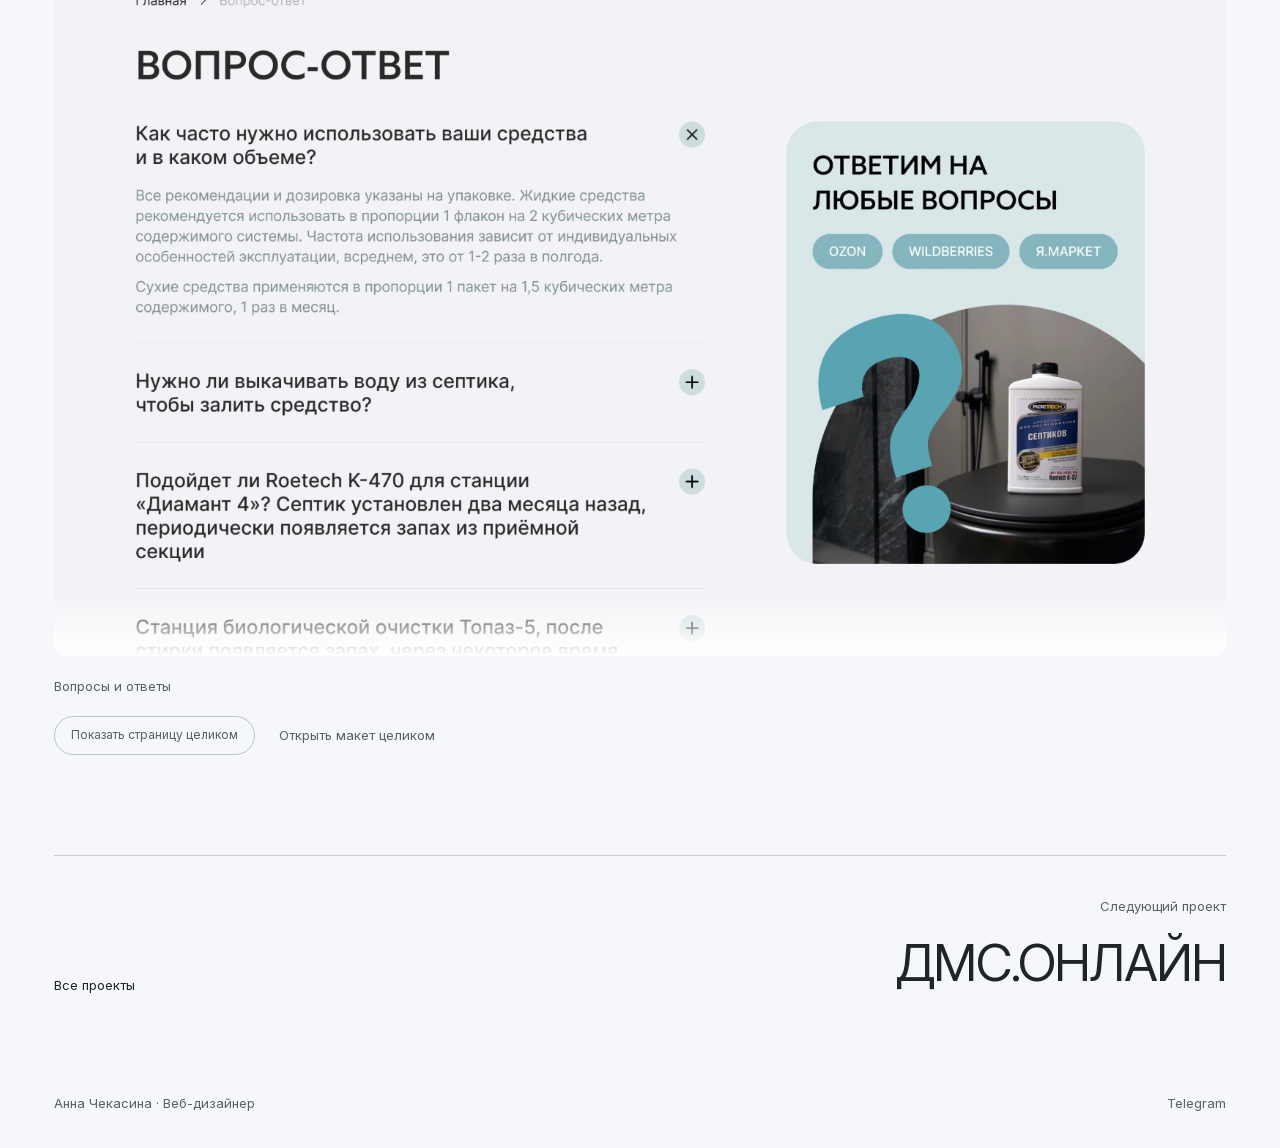
<file: Проекты/Roetech.html>
<!doctype html>
<html lang="ru"><head><meta charset="utf-8"><meta http-equiv="Content-Security-Policy" content="default-src 'none'; script-src 'self'; style-src 'self' 'unsafe-inline'; img-src 'self' data:; font-src 'self'; connect-src 'none'; object-src 'none'; base-uri 'none'; form-action 'none'; frame-src 'none'; worker-src 'none'"><meta name="viewport" content="width=device-width,initial-scale=1"><title>Roetech — Сайт бренда · Каталог продукции — Анна Чекасина</title><meta name="description" content="Сайт бренда средств для обслуживания автономных канализационных систем. Полностью разработала дизайн сайта. Подготовила главную, каталог, карточки товаров и информационные разделы, которые знакомят с ассортиментом и способами применения продукции."><meta name="theme-color" content="#f5f7fa"><link rel="icon" href="data:image/svg+xml,%3Csvg xmlns='http://www.w3.org/2000/svg' viewBox='0 0 64 64'%3E%3Ctext y='46' font-size='40'%3EАЧ%3C/text%3E%3C/svg%3E"><link rel="preload" href="../Материалы/InterVariable.woff2" as="font" type="font/woff2" crossorigin><link rel="stylesheet" href="../стили-6a9125b0947c.css"><script src="../сценарии-9a3dac808d88.js" defer></script></head>
<body class="case-page"><header class="header case-header"><a class="identity" href="../index.html">Анна Чекасина</a><a class="back-to-projects" href="../index.html#projects"> Все проекты</a></header>
<main class="case-main"><div class="case-intro"><p class="case-type">Сайт бренда · Каталог продукции</p><h1>Roetech</h1><div class="case-summary"><p class="case-about">Сайт бренда средств для обслуживания автономных канализационных систем.</p><div class="case-role"><h2>Моя работа</h2><p>Полностью разработала дизайн сайта. Подготовила главную, каталог, карточки товаров и информационные разделы, которые знакомят с ассортиментом и способами применения продукции.</p></div></div></div>
<nav class="case-content-nav" aria-label="Разделы проекта"><a class="primary case-live-link" href="https://roetech.ru/" target="_blank" rel="noopener noreferrer"><span class="button-label">Открыть сайт</span></a><a href="#figma">Обзор в Figma </a><a href="#layouts">Макеты страниц </a></nav>
<div class="project-visual browser-cover " style="--project-bg:#bcd7dc"><div class="browser-frame"><div class="browser-bar" aria-hidden="true"><i></i><i></i><i></i><span></span></div><img src="../Материалы/Проекты/Roetech-главная-обложка.webp" alt="Главная страница — Roetech" loading="eager" decoding="async" width="1200" height="804"></div></div>
<section class="case-overview" id="figma" aria-labelledby="figma-title"><div class="case-overview-heading"><h2 id="figma-title">Проект в Figma</h2><p>Главная и адаптивы, каталог, карточки продукции, блог, вопросы и ответы, служебные страницы и всплывающие окна.</p></div><div class="case-overview-grid"><figure class="case-figure"><a  class="case-overview-image" href="../Материалы/Проекты/Roetech-обзор.jpg" target="_blank" rel="noopener" aria-label="Общий холст проекта Roetech: увеличить скриншот"><img src="../Материалы/Проекты/Roetech-обзор.jpg" alt="Общий холст проекта Roetech" width="1362" height="768" loading="lazy" decoding="async"></a><figcaption><span>Общий холст проекта Roetech</span><div class="case-image-actions"><a href="../Материалы/Проекты/Roetech-обзор.jpg" target="_blank" rel="noopener">Увеличить скриншот </a></div></figcaption></figure></div></section>
<section class="case-gallery" id="layouts" aria-labelledby="layouts-title"><div class="case-overview-heading"><h2 id="layouts-title">Макеты страниц</h2><p>Длинные страницы можно раскрыть целиком. Любой макет открывается отдельно для подробного просмотра.</p></div><section class="case-group" aria-labelledby="group-0"><h3 id="group-0">Страницы сайта</h3><div class="case-layout-grid case-layout-pages"><figure class="case-figure case-layout"><a id="layout-0-0" class="case-image-link" href="../Материалы/Проекты/Roetech-страница-главная.webp" target="_blank" rel="noopener" aria-label="Главная страница: открыть макет целиком"><img src="../Материалы/Проекты/Roetech-страница-главная.webp" alt="Главная страница" width="1600" height="7320" loading="lazy" decoding="async"></a><figcaption><span>Главная страница</span><div class="case-image-actions"><button class="case-expand" type="button" aria-expanded="false" aria-controls="layout-0-0" hidden>Показать страницу целиком</button><a href="../Материалы/Проекты/Roetech-страница-главная.webp" target="_blank" rel="noopener">Открыть макет целиком </a></div></figcaption></figure>
<figure class="case-figure case-layout"><a id="layout-0-1" class="case-image-link" href="../Материалы/Проекты/Roetech-страница-каталог.webp" target="_blank" rel="noopener" aria-label="Каталог продукции: открыть макет целиком"><img src="../Материалы/Проекты/Roetech-страница-каталог.webp" alt="Каталог продукции" width="1600" height="1851" loading="lazy" decoding="async"></a><figcaption><span>Каталог продукции</span><div class="case-image-actions"><button class="case-expand" type="button" aria-expanded="false" aria-controls="layout-0-1" hidden>Показать страницу целиком</button><a href="../Материалы/Проекты/Roetech-страница-каталог.webp" target="_blank" rel="noopener">Открыть макет целиком </a></div></figcaption></figure>
<figure class="case-figure case-layout"><a id="layout-0-2" class="case-image-link" href="../Материалы/Проекты/Roetech-страница-товар.webp" target="_blank" rel="noopener" aria-label="Карточка товара: открыть макет целиком"><img src="../Материалы/Проекты/Roetech-страница-товар.webp" alt="Карточка товара" width="1600" height="3402" loading="lazy" decoding="async"></a><figcaption><span>Карточка товара</span><div class="case-image-actions"><button class="case-expand" type="button" aria-expanded="false" aria-controls="layout-0-2" hidden>Показать страницу целиком</button><a href="../Материалы/Проекты/Roetech-страница-товар.webp" target="_blank" rel="noopener">Открыть макет целиком </a></div></figcaption></figure>
<figure class="case-figure case-layout"><a id="layout-0-3" class="case-image-link" href="../Материалы/Проекты/Roetech-страница-блог.webp" target="_blank" rel="noopener" aria-label="Блог: открыть макет целиком"><img src="../Материалы/Проекты/Roetech-страница-блог.webp" alt="Блог" width="1600" height="3677" loading="lazy" decoding="async"></a><figcaption><span>Блог</span><div class="case-image-actions"><button class="case-expand" type="button" aria-expanded="false" aria-controls="layout-0-3" hidden>Показать страницу целиком</button><a href="../Материалы/Проекты/Roetech-страница-блог.webp" target="_blank" rel="noopener">Открыть макет целиком </a></div></figcaption></figure>
<figure class="case-figure case-layout"><a id="layout-0-4" class="case-image-link" href="../Материалы/Проекты/Roetech-страница-вопросы.webp" target="_blank" rel="noopener" aria-label="Вопросы и ответы: открыть макет целиком"><img src="../Материалы/Проекты/Roetech-страница-вопросы.webp" alt="Вопросы и ответы" width="1600" height="1887" loading="lazy" decoding="async"></a><figcaption><span>Вопросы и ответы</span><div class="case-image-actions"><button class="case-expand" type="button" aria-expanded="false" aria-controls="layout-0-4" hidden>Показать страницу целиком</button><a href="../Материалы/Проекты/Roetech-страница-вопросы.webp" target="_blank" rel="noopener">Открыть макет целиком </a></div></figcaption></figure></div></section></section>
<nav class="case-next" aria-label="Другие проекты"><a href="../index.html#projects">Все проекты</a><a href="ДМС-онлайн.html"><small>Следующий проект</small><span>ДМС.ОНЛАЙН </span></a></nav>
</main><footer class="case-footer"><span>Анна Чекасина · Веб-дизайнер</span><a href="https://t.me/annachekasina" target="_blank" rel="noopener">Telegram </a></footer></body></html>
</file>
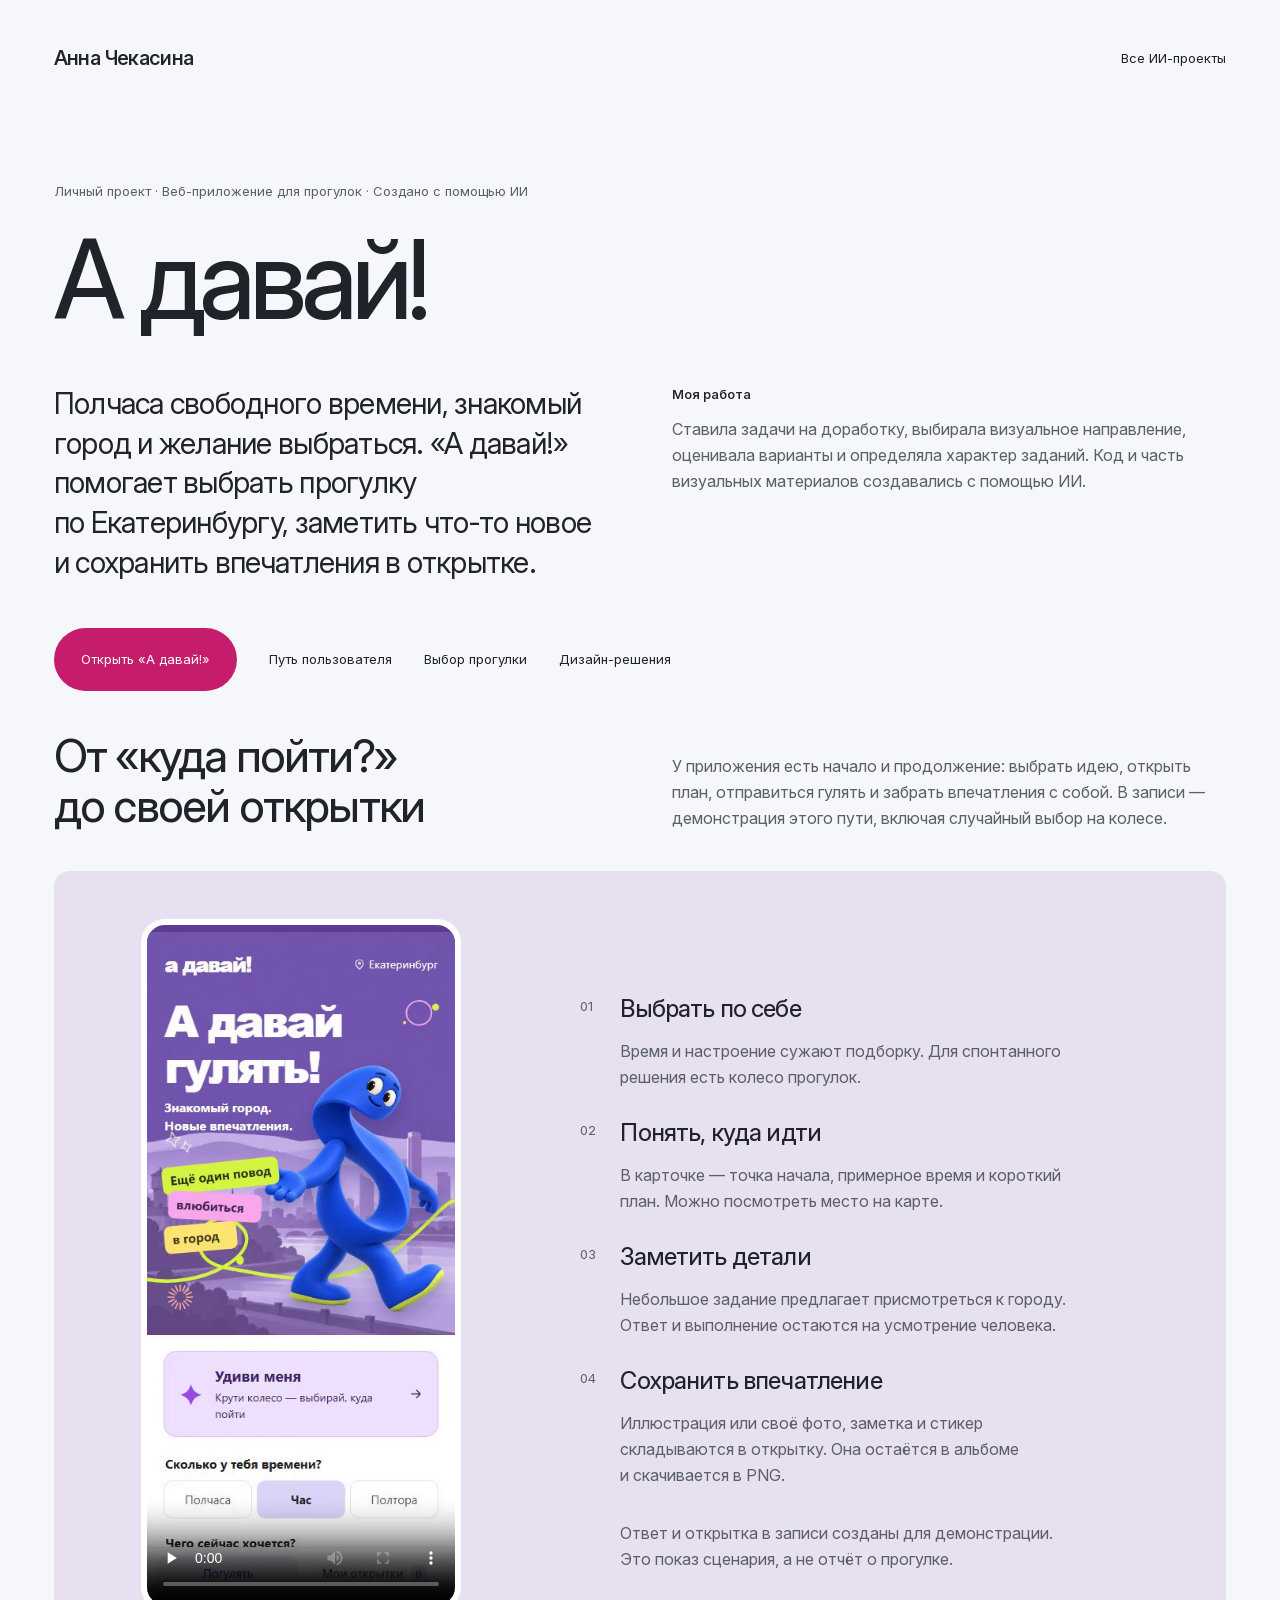
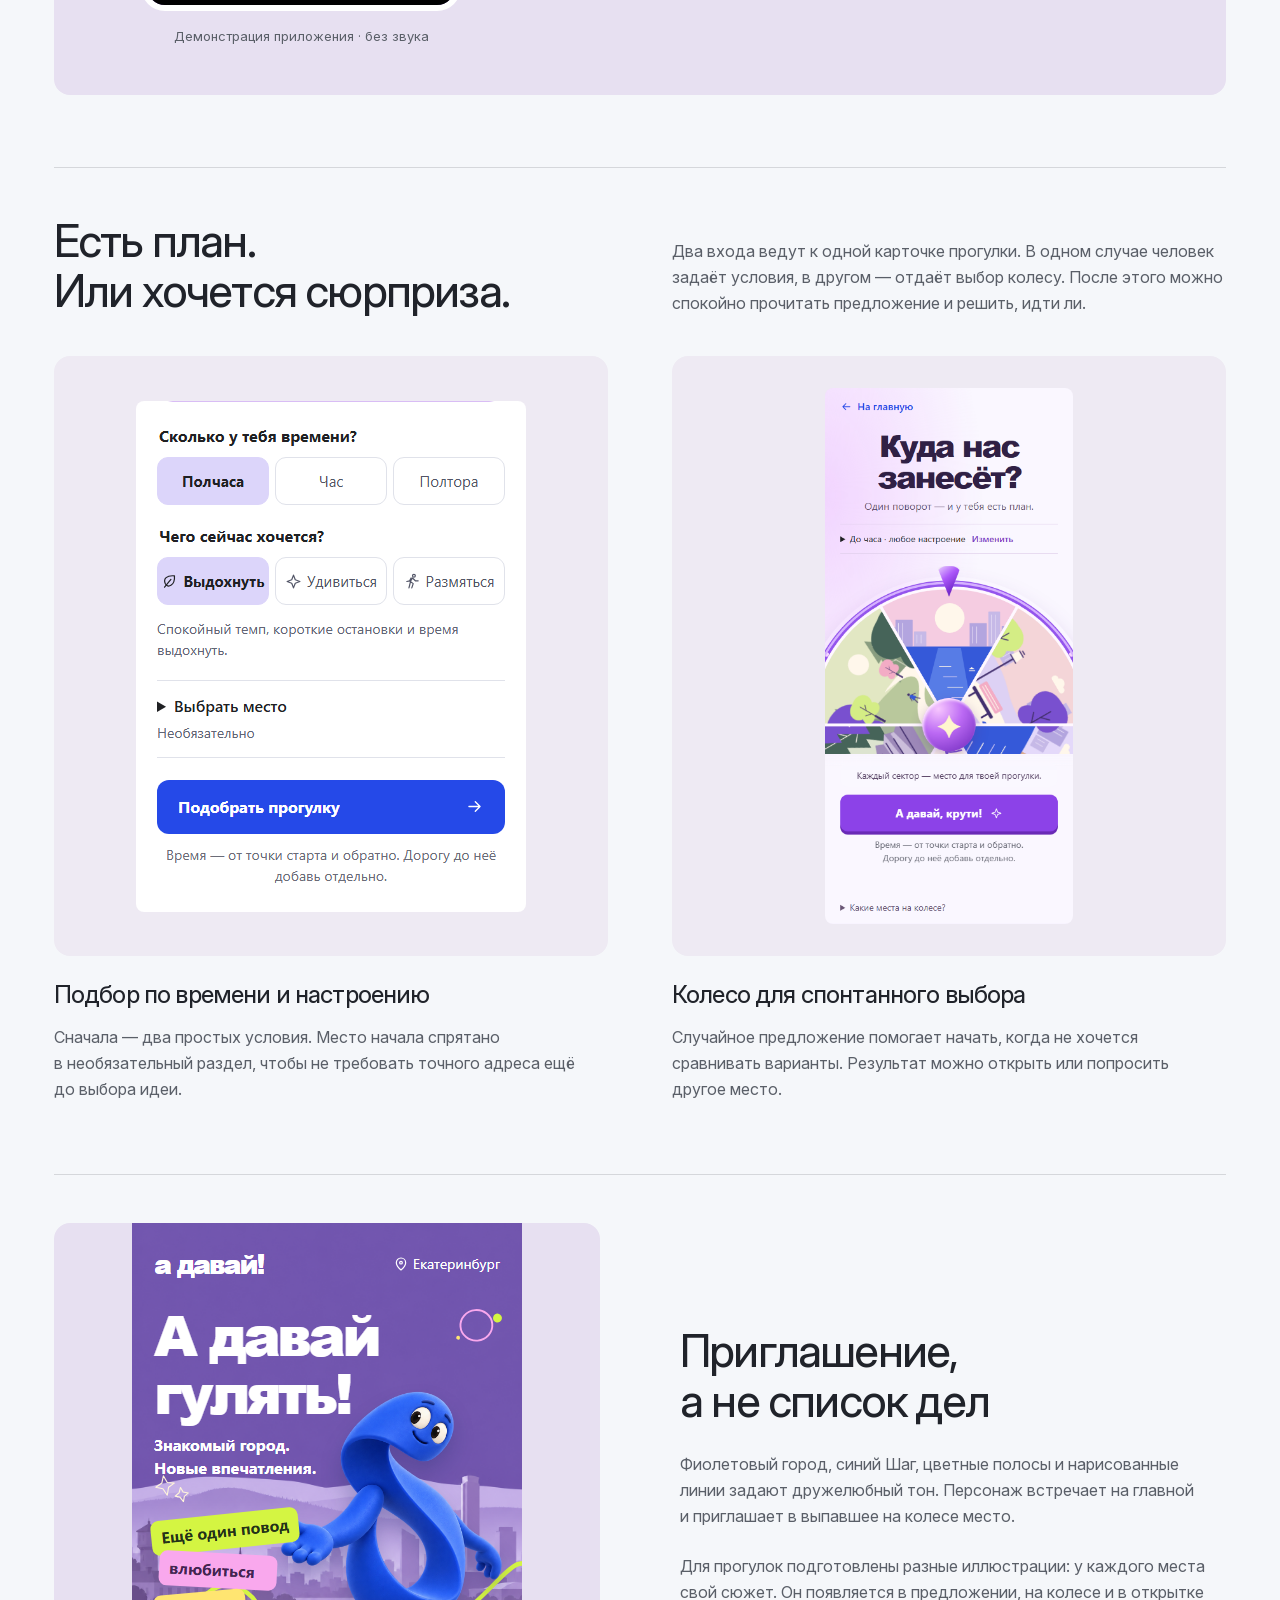
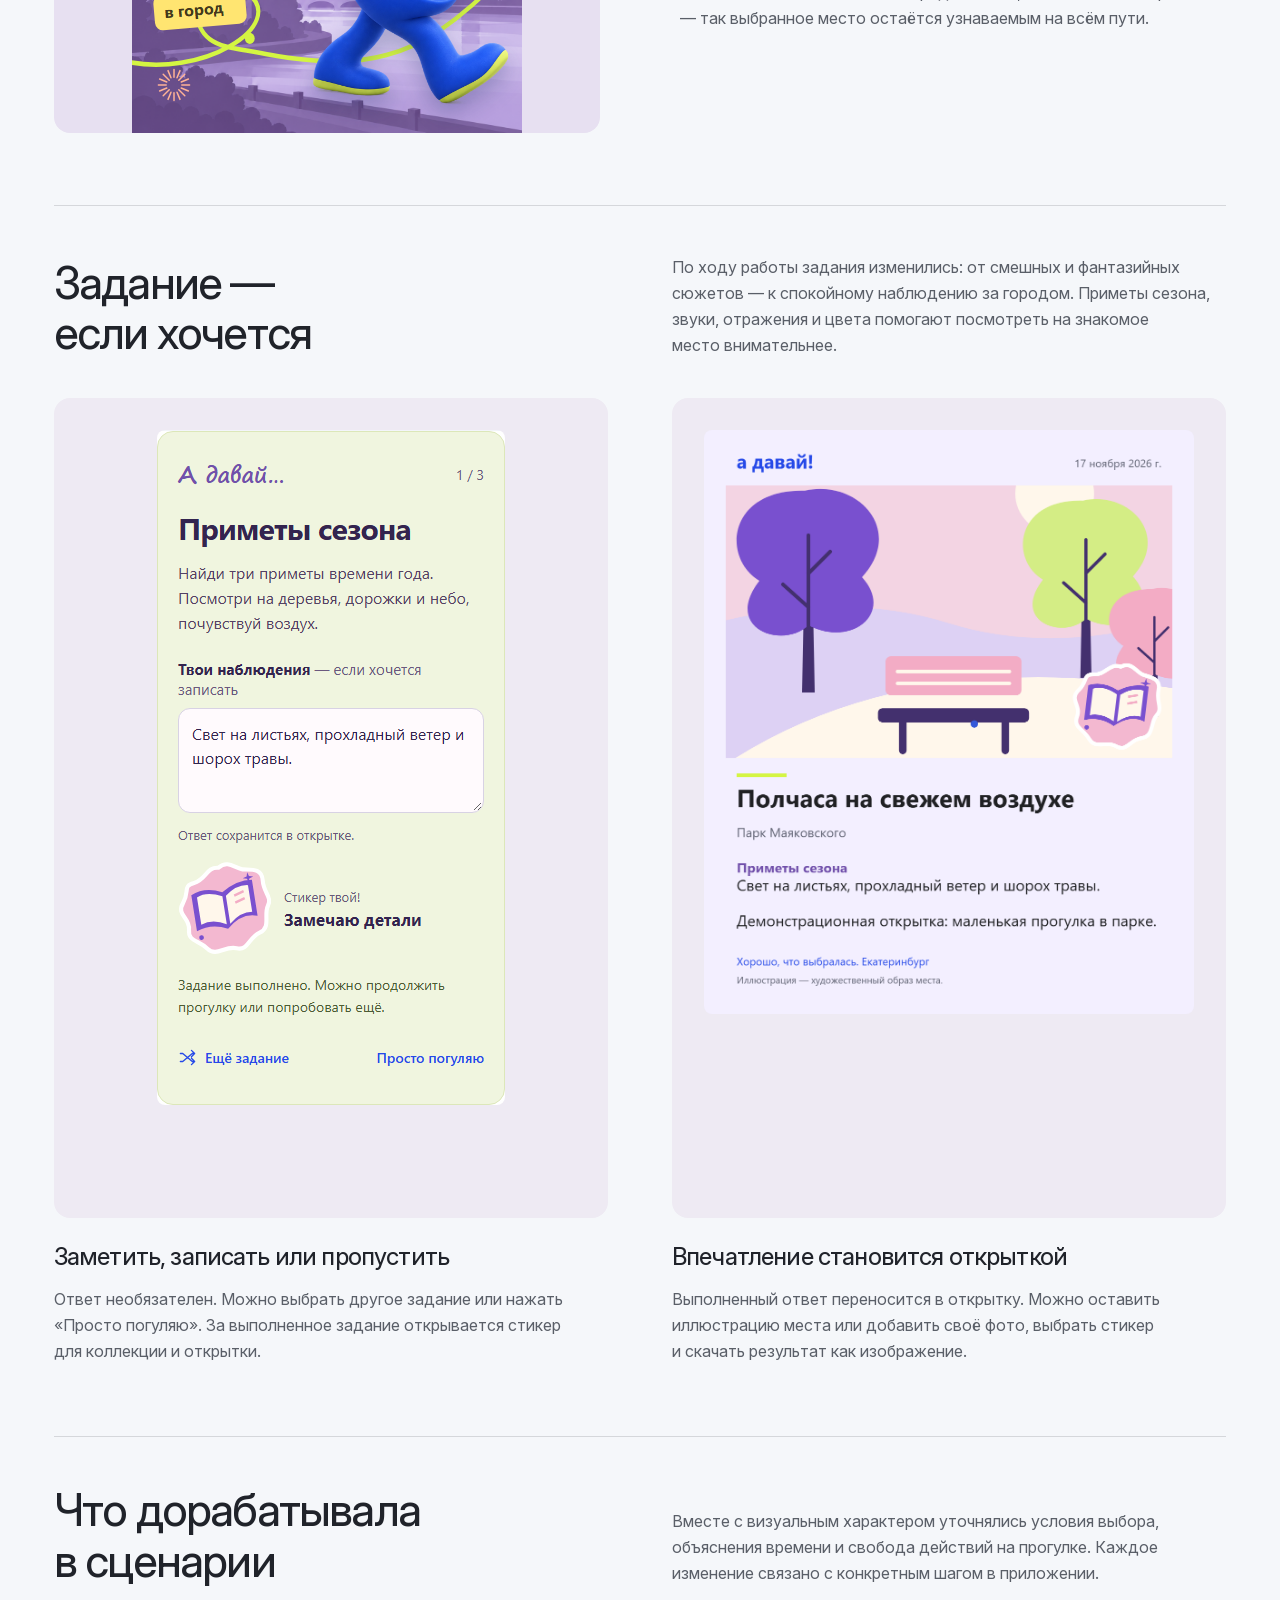
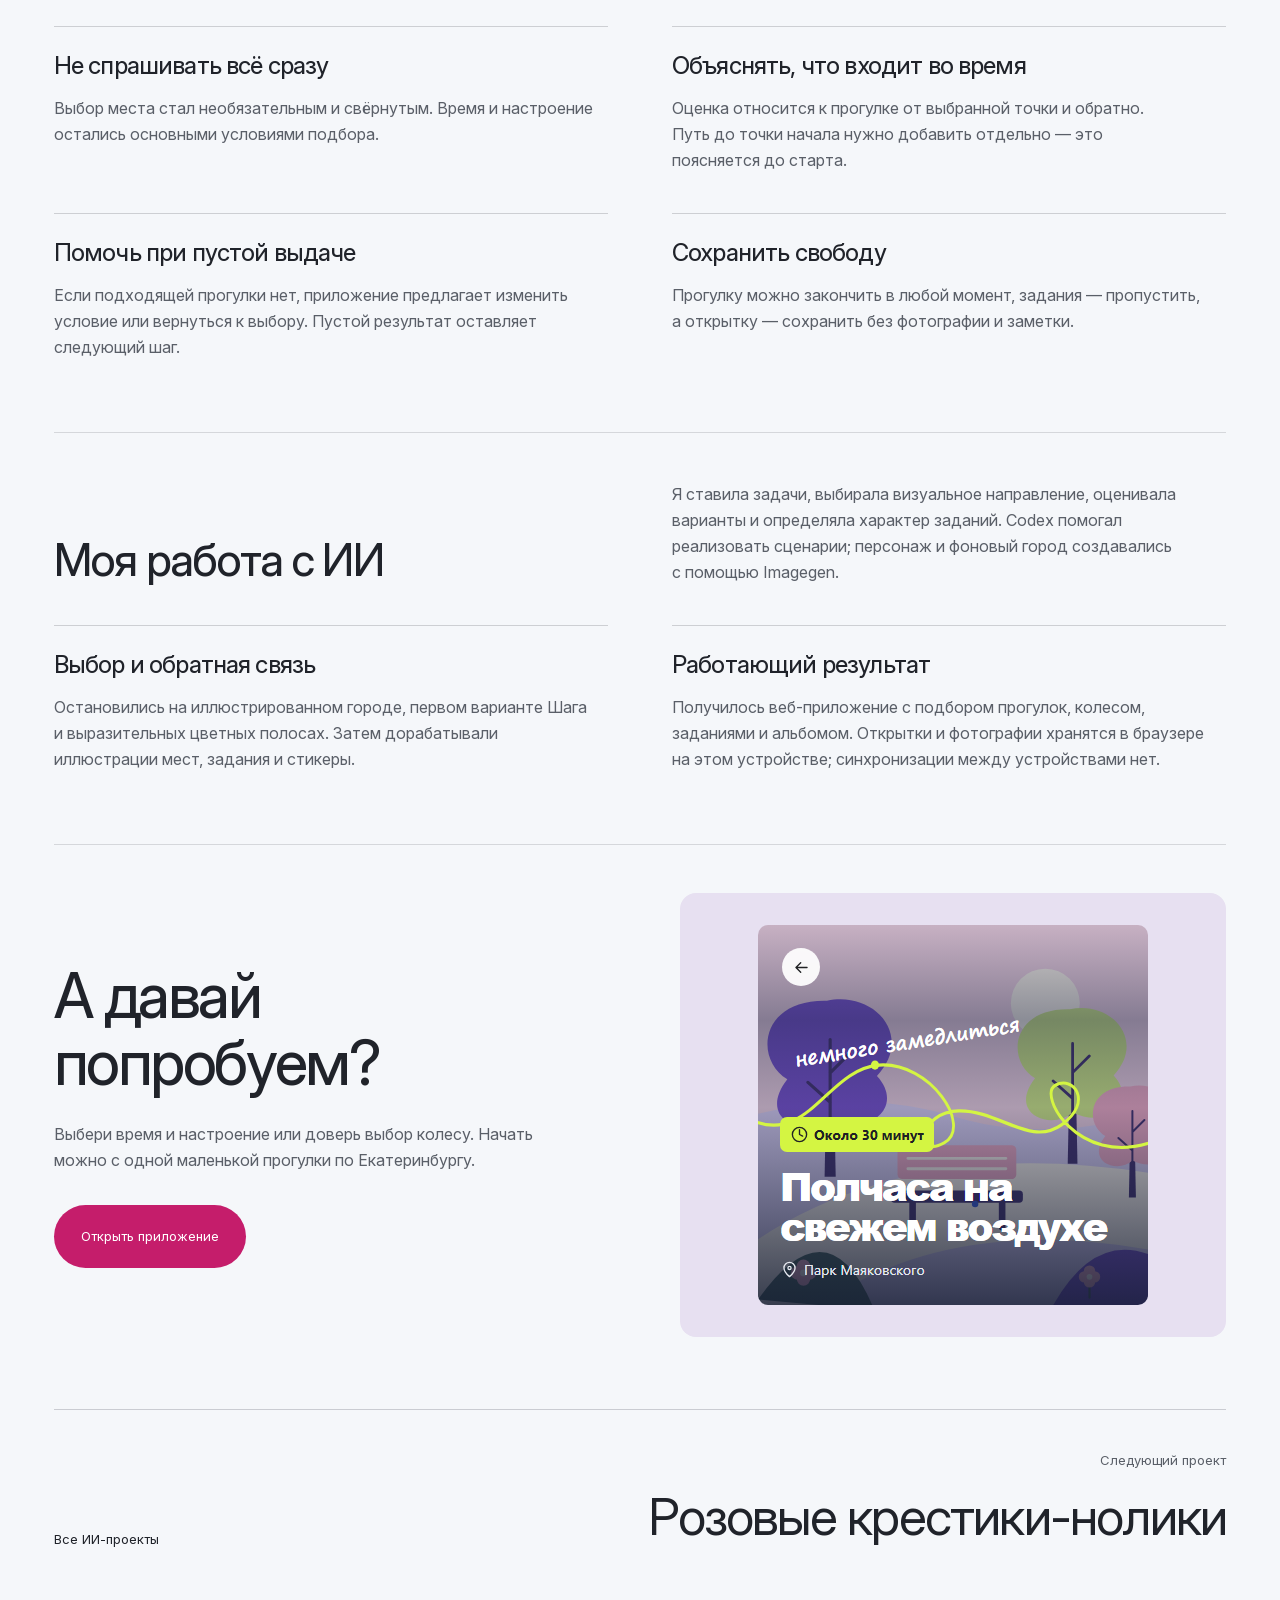
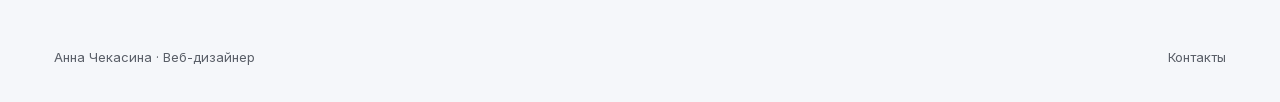
<file: Проекты/А-давай.html>
<!doctype html>
<html lang="ru"><head><meta charset="utf-8"><meta http-equiv="Content-Security-Policy" content="default-src 'none'; script-src 'self'; style-src 'self' 'unsafe-inline'; img-src 'self' data:; font-src 'self'; connect-src 'none'; object-src 'none'; base-uri 'none'; form-action 'none'; frame-src 'none'; worker-src 'none'; media-src 'self'"><meta name="viewport" content="width=device-width,initial-scale=1"><title>А давай! — Анна Чекасина</title><meta name="description" content="Полчаса свободного времени, знакомый город и желание выбраться. «А давай!» помогает выбрать прогулку по Екатеринбургу, заметить что-то новое и сохранить впечатления в открытке."><meta name="theme-color" content="#f5f7fa"><link rel="icon" href="data:image/svg+xml,%3Csvg xmlns='http://www.w3.org/2000/svg' viewBox='0 0 64 64'%3E%3Ctext y='46' font-size='40'%3EАЧ%3C/text%3E%3C/svg%3E"><link rel="stylesheet" href="../стили-162f8a6c0998.css"><script src="../сценарии-d33bc959fc62.js" defer></script></head>
<body class="case-page ai-case walk-case"><header class="header case-header"><a class="identity" href="../index.html">Анна Чекасина</a><a class="back-to-projects" href="../index.html#ai-projects"> Все ИИ-проекты</a></header>
<main class="case-main"><div class="case-intro"><p class="case-type">Личный проект · Веб‑приложение для прогулок · Создано с помощью ИИ</p><h1>А давай!</h1><div class="case-summary"><p class="case-about">Полчаса свободного времени, знакомый город и желание выбраться. «А давай!» помогает выбрать прогулку по Екатеринбургу, заметить что‑то новое и сохранить впечатления в открытке.</p><div class="case-role"><h2>Моя работа</h2><p>Ставила задачи на доработку, выбирала визуальное направление, оценивала варианты и определяла характер заданий. Код и часть визуальных материалов создавались с помощью ИИ.</p></div></div></div>
<nav class="case-content-nav" aria-label="Разделы проекта"><a class="primary case-live-link" href="https://a-davai.chekasina.workers.dev/" target="_blank" rel="noopener noreferrer"><span class="button-label">Открыть «А давай!»</span></a><a href="#walk-scenario">Путь пользователя</a><a href="#walk-choices">Выбор прогулки</a><a href="#walk-decisions">Дизайн-решения</a></nav>

 <section class="walk-section" id="walk-scenario" aria-labelledby="walk-scenario-title">
  <div class="case-overview-heading"><h2 id="walk-scenario-title">От «куда пойти?»<br>до своей открытки</h2><p>У приложения есть начало и продолжение: выбрать идею, открыть план, отправиться гулять и забрать впечатления с собой. В записи — демонстрация этого пути, включая случайный выбор на колесе.</p></div>
  <div class="walk-demo"><figure class="walk-film"><video controls playsinline preload="none" width="390" height="844" poster="../Материалы/Нейросети/А давай/История/Видео — обложка.webp" aria-label="Демонстрация приложения без звука: колесо, подбор прогулки, задание, стикер и сохранение открытки"><source src="../Материалы/Нейросети/А давай/История/От выбора до открытки.mp4" type="video/mp4"><p><a href="../Материалы/Нейросети/А давай/История/От выбора до открытки.mp4">Открыть запись приложения</a>.</p></video><figcaption>Демонстрация приложения · без звука</figcaption></figure>
   <div class="walk-demo-copy"><ol class="walk-journey"><li><span>01</span><div><h3>Выбрать по себе</h3><p>Время и настроение сужают подборку. Для спонтанного решения есть колесо прогулок.</p></div></li><li><span>02</span><div><h3>Понять, куда идти</h3><p>В карточке — точка начала, примерное время и короткий план. Можно посмотреть место на карте.</p></div></li><li><span>03</span><div><h3>Заметить детали</h3><p>Небольшое задание предлагает присмотреться к городу. Ответ и выполнение остаются на усмотрение человека.</p></div></li><li><span>04</span><div><h3>Сохранить впечатление</h3><p>Иллюстрация или своё фото, заметка и стикер складываются в открытку. Она остаётся в альбоме и скачивается в PNG.</p></div></li></ol><p class="walk-demo-note">Ответ и открытка в записи созданы для демонстрации. Это показ сценария, а не отчёт о прогулке.</p></div>
  </div>
 </section>

 <section class="walk-section" id="walk-choices" aria-labelledby="walk-choices-title">
  <div class="case-overview-heading"><h2 id="walk-choices-title">Есть план.<br>Или хочется сюрприза.</h2><p>Два входа ведут к одной карточке прогулки. В одном случае человек задаёт условия, в другом — отдаёт выбор колесу. После этого можно спокойно прочитать предложение и решить, идти ли.</p></div>
  <div class="walk-choices-grid"><figure class="walk-figure"><a href="../Материалы/Нейросети/А давай/История/Подбор по условиям.webp" target="_blank" rel="noopener" aria-label="Открыть подбор по времени и настроению крупнее"><img src="../Материалы/Нейросети/А давай/История/Подбор по условиям.webp" alt="Выбраны полчаса и настроение Выдохнуть; место начала необязательно" width="390" height="511" loading="lazy" decoding="async"></a><figcaption><h3>Подбор по времени и настроению</h3><p>Сначала — два простых условия. Место начала спрятано в необязательный раздел, чтобы не требовать точного адреса ещё до выбора идеи.</p></figcaption></figure><figure class="walk-figure"><a href="../Материалы/Нейросети/А давай/История/Колесо.webp" target="_blank" rel="noopener" aria-label="Открыть колесо для спонтанного выбора крупнее"><img src="../Материалы/Нейросети/А давай/История/Колесо.webp" alt="Колесо с шестью секторами реальных мест Екатеринбурга" width="390" height="845" loading="lazy" decoding="async"></a><figcaption><h3>Колесо для спонтанного выбора</h3><p>Случайное предложение помогает начать, когда не хочется сравнивать варианты. Результат можно открыть или попросить другое место.</p></figcaption></figure></div>
 </section>

 <section class="walk-section walk-character" aria-labelledby="walk-character-title">
  <div class="walk-character-art"><img src="../Материалы/Нейросети/А давай/История/Город и Шаг.webp" alt="Иллюстрированный фиолетовый город, персонаж Шаг и надпись А давай гулять!" width="390" height="510" loading="lazy" decoding="async"></div>
  <div><div class="case-overview-heading"><h2 id="walk-character-title">Приглашение,<br>а не список дел</h2><p>Фиолетовый город, синий Шаг, цветные полосы и нарисованные линии задают дружелюбный тон. Персонаж встречает на главной и приглашает в выпавшее на колесе место.</p></div><p>Для прогулок подготовлены разные иллюстрации: у каждого места свой сюжет. Он появляется в предложении, на колесе и в открытке — так выбранное место остаётся узнаваемым на всём пути.</p></div>
 </section>

 <section class="walk-section" aria-labelledby="walk-attention-title">
  <div class="case-overview-heading"><h2 id="walk-attention-title">Задание —<br>если хочется</h2><p>По ходу работы задания изменились: от смешных и фантазийных сюжетов — к спокойному наблюдению за городом. Приметы сезона, звуки, отражения и цвета помогают посмотреть на знакомое место внимательнее.</p></div>
  <div class="walk-memory-grid"><figure class="walk-figure"><a href="../Материалы/Нейросети/А давай/История/Задание и стикер.webp" target="_blank" rel="noopener" aria-label="Открыть заметить, записать или пропустить крупнее"><img src="../Материалы/Нейросети/А давай/История/Задание и стикер.webp" alt="Задание Приметы сезона с демонстрационным ответом и полученным стикером Замечаю детали" width="348" height="675" loading="lazy" decoding="async"></a><figcaption><h3>Заметить, записать или пропустить</h3><p>Ответ необязателен. Можно выбрать другое задание или нажать «Просто погуляю». За выполненное задание открывается стикер для коллекции и открытки.</p></figcaption></figure><figure class="walk-figure"><a href="../Материалы/Нейросети/А давай/История/Экспорт открытки.webp" target="_blank" rel="noopener" aria-label="Открыть впечатление становится открыткой крупнее"><img src="../Материалы/Нейросети/А давай/История/Экспорт открытки.webp" alt="Скачанная демонстрационная открытка парка Маяковского с ответом, заметкой и стикером" width="1080" height="1285" loading="lazy" decoding="async"></a><figcaption><h3>Впечатление становится открыткой</h3><p>Выполненный ответ переносится в открытку. Можно оставить иллюстрацию места или добавить своё фото, выбрать стикер и скачать результат как изображение.</p></figcaption></figure></div>
 </section>

 <section class="walk-section" id="walk-decisions" aria-labelledby="walk-decisions-title">
  <div class="case-overview-heading"><h2 id="walk-decisions-title">Что дорабатывала<br>в сценарии</h2><p>Вместе с визуальным характером уточнялись условия выбора, объяснения времени и свобода действий на прогулке. Каждое изменение связано с конкретным шагом в приложении.</p></div>
  <div class="walk-decisions"><article><h3>Не спрашивать всё сразу</h3><p>Выбор места стал необязательным и свёрнутым. Время и настроение остались основными условиями подбора.</p></article><article><h3>Объяснять, что входит во время</h3><p>Оценка относится к прогулке от выбранной точки и обратно. Путь до точки начала нужно добавить отдельно — это поясняется до старта.</p></article><article><h3>Помочь при пустой выдаче</h3><p>Если подходящей прогулки нет, приложение предлагает изменить условие или вернуться к выбору. Пустой результат оставляет следующий шаг.</p></article><article><h3>Сохранить свободу</h3><p>Прогулку можно закончить в любой момент, задания — пропустить, а открытку — сохранить без фотографии и заметки.</p></article></div>
 </section>

 <section class="walk-section walk-role" aria-labelledby="walk-role-title">
  <div class="case-overview-heading"><h2 id="walk-role-title">Моя работа с ИИ</h2><p>Я ставила задачи, выбирала визуальное направление, оценивала варианты и определяла характер заданий. Codex помогал реализовать сценарии; персонаж и фоновый город создавались с помощью Imagegen.</p></div>
  <div class="walk-decisions"><article><h3>Выбор и обратная связь</h3><p>Остановились на иллюстрированном городе, первом варианте Шага и выразительных цветных полосах. Затем дорабатывали иллюстрации мест, задания и стикеры.</p></article><article><h3>Работающий результат</h3><p>Получилось веб‑приложение с подбором прогулок, колесом, заданиями и альбомом. Открытки и фотографии хранятся в браузере на этом устройстве; синхронизации между устройствами нет.</p></article></div>
 </section>

 <section class="walk-section walk-finale" aria-labelledby="walk-finale-title"><div><h2 id="walk-finale-title">А давай<br>попробуем?</h2><p>Выбери время и настроение или доверь выбор колесу. Начать можно с одной маленькой прогулки по Екатеринбургу.</p><a class="primary case-live-link" href="https://a-davai.chekasina.workers.dev/" target="_blank" rel="noopener noreferrer"><span class="button-label">Открыть приложение</span></a></div><a href="https://a-davai.chekasina.workers.dev/" target="_blank" rel="noopener noreferrer" class="walk-final-card" aria-label="Открыть приложение А давай"><img src="../Материалы/Нейросети/А давай/История/Место и прогулка.webp" alt="Иллюстрация парка Маяковского и название Полчаса на свежем воздухе" width="390" height="380" loading="lazy" decoding="async"></a></section>
<nav class="case-next" aria-label="Другие проекты"><a href="../index.html#ai-projects">Все ИИ-проекты </a><a href="../Проекты/Розовые-крестики-нолики.html"><small>Следующий проект</small><span>Розовые крестики-нолики</span></a></nav></main>
<footer class="case-footer"><span>Анна Чекасина · Веб-дизайнер</span><a href="../index.html#contacts">Контакты </a></footer></body></html>
</file>
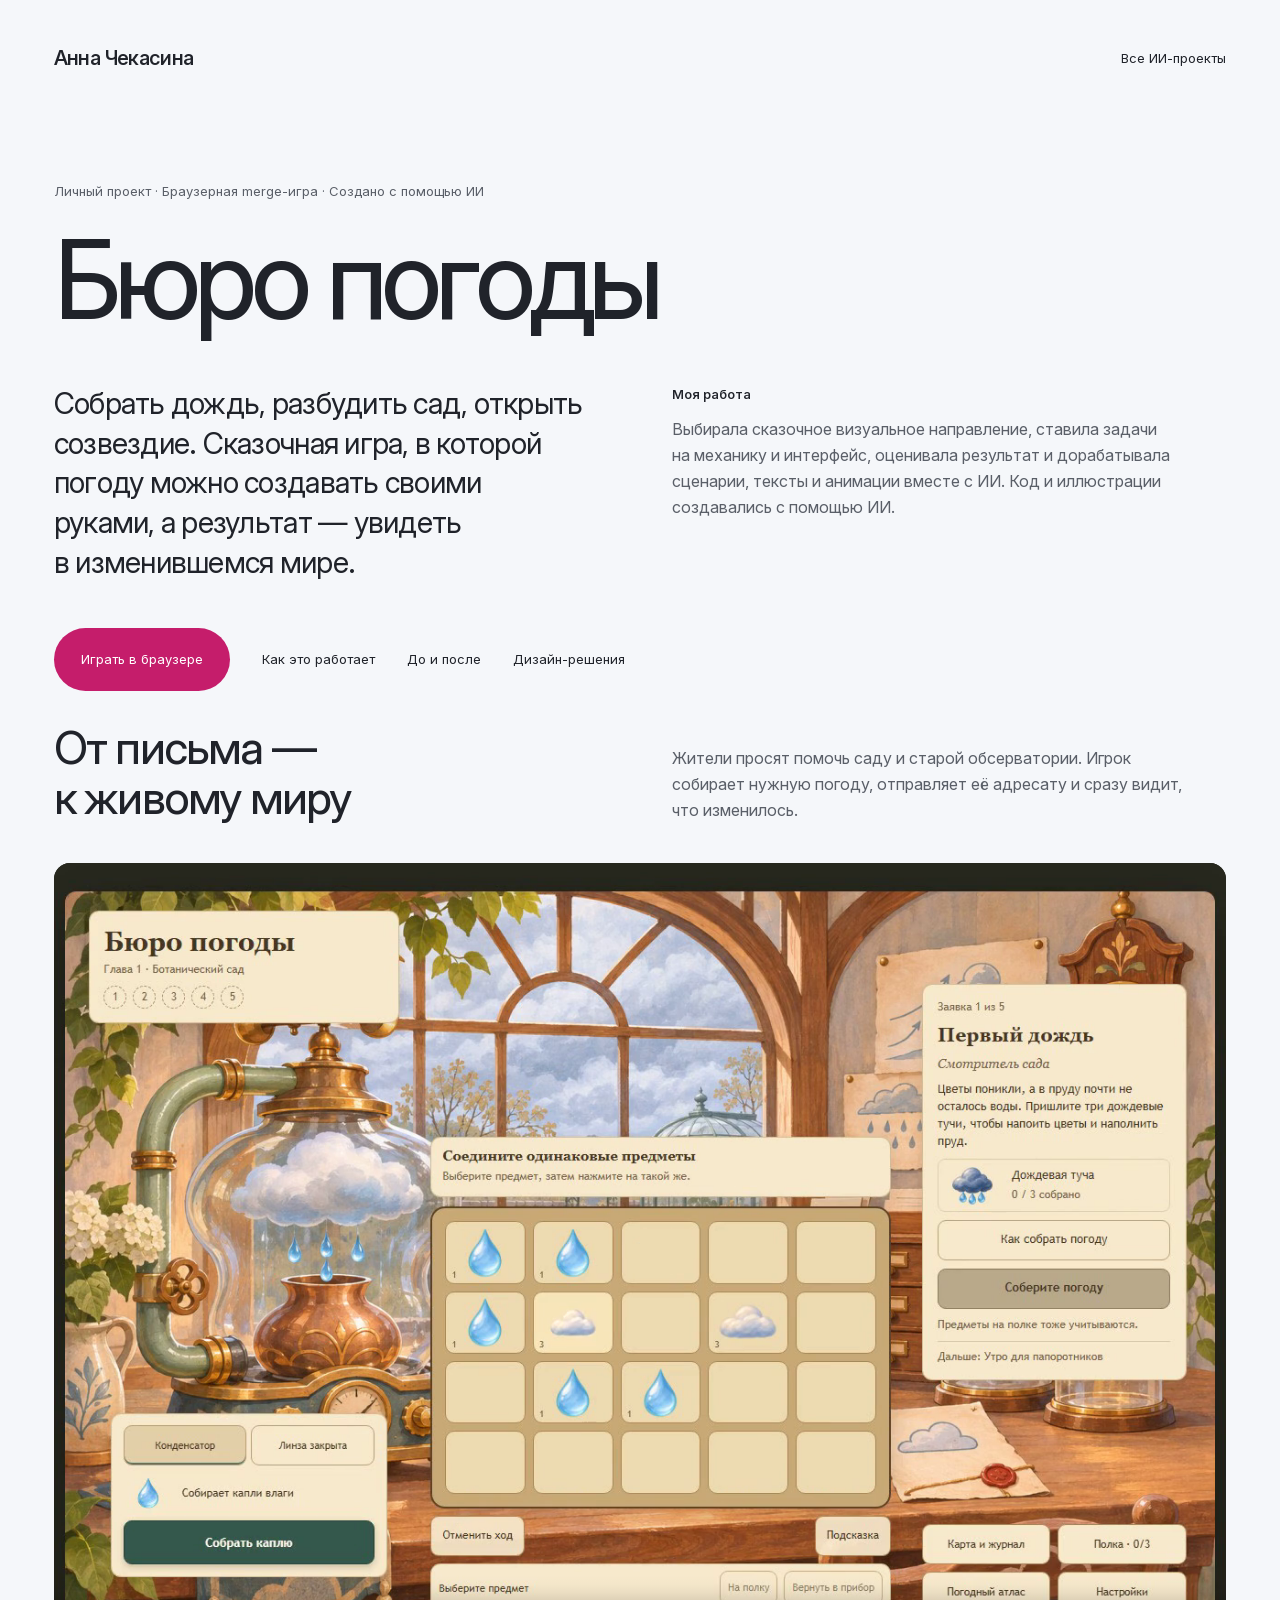
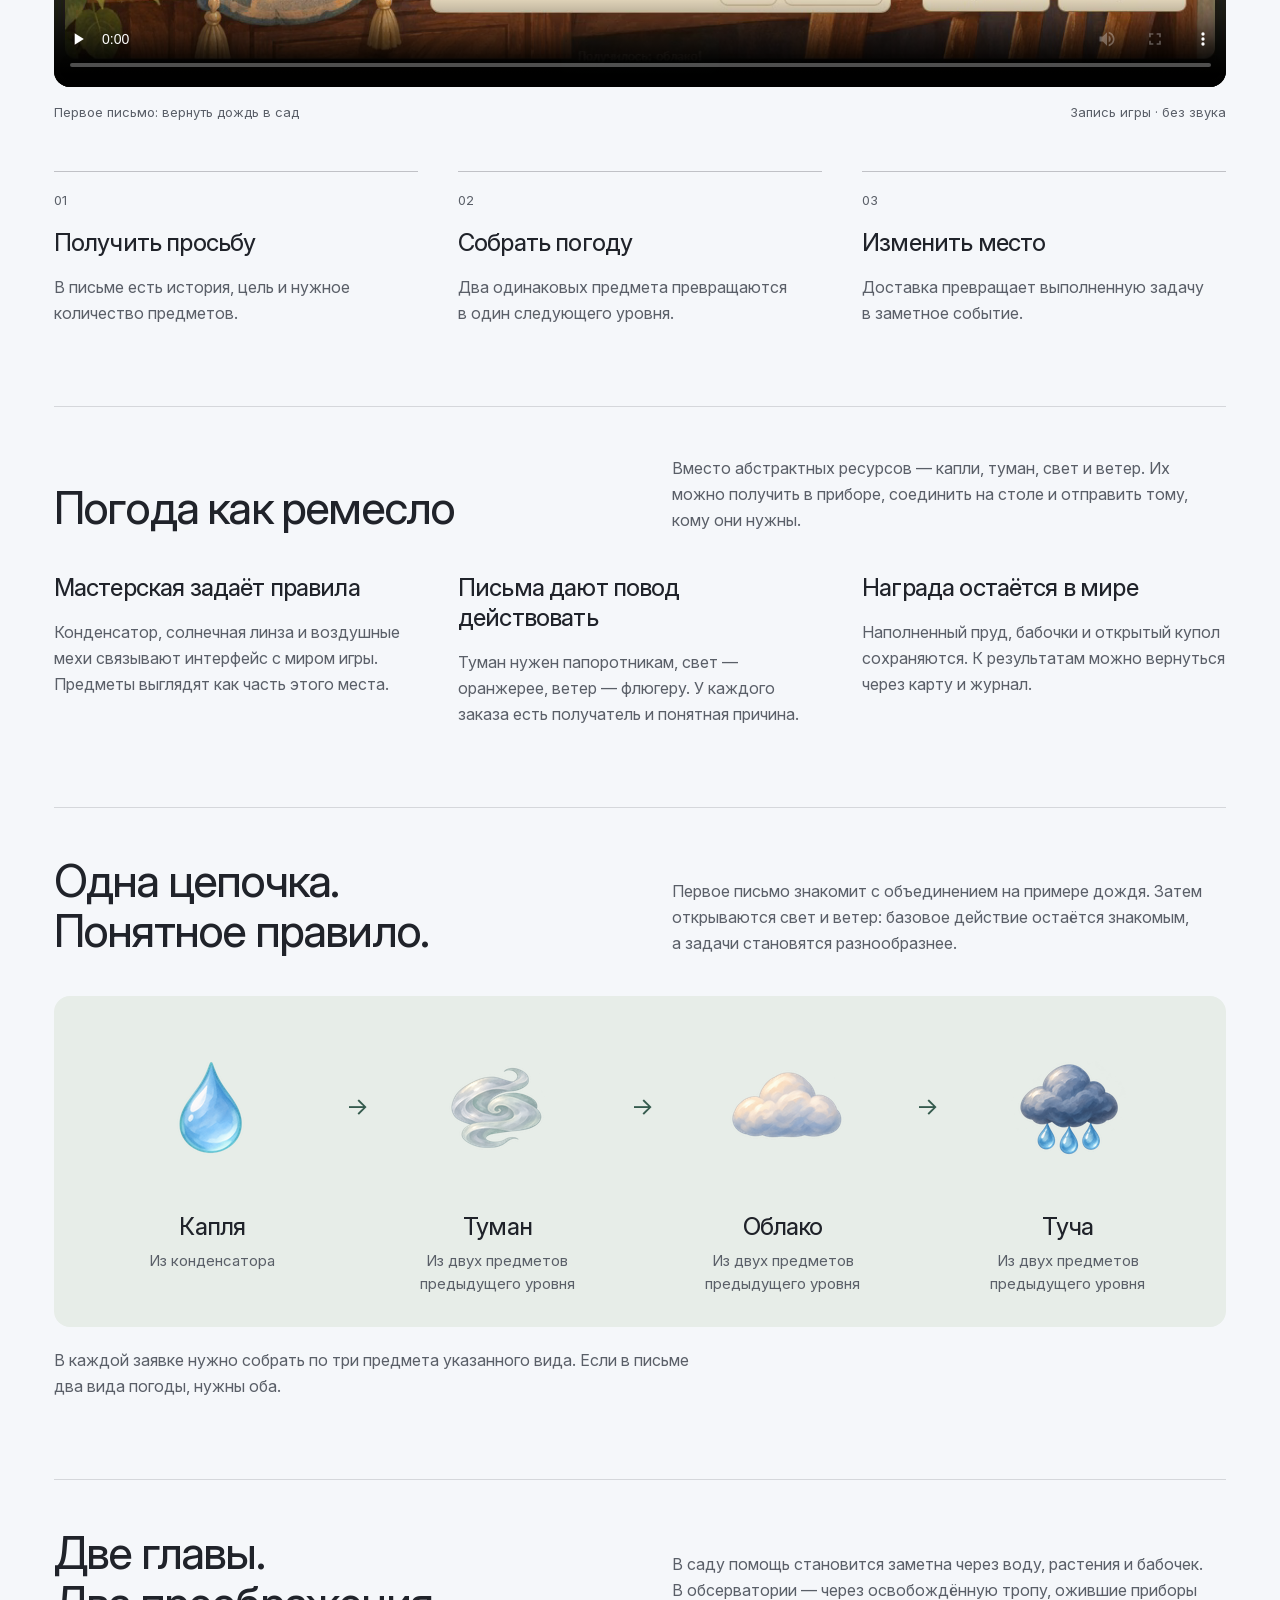
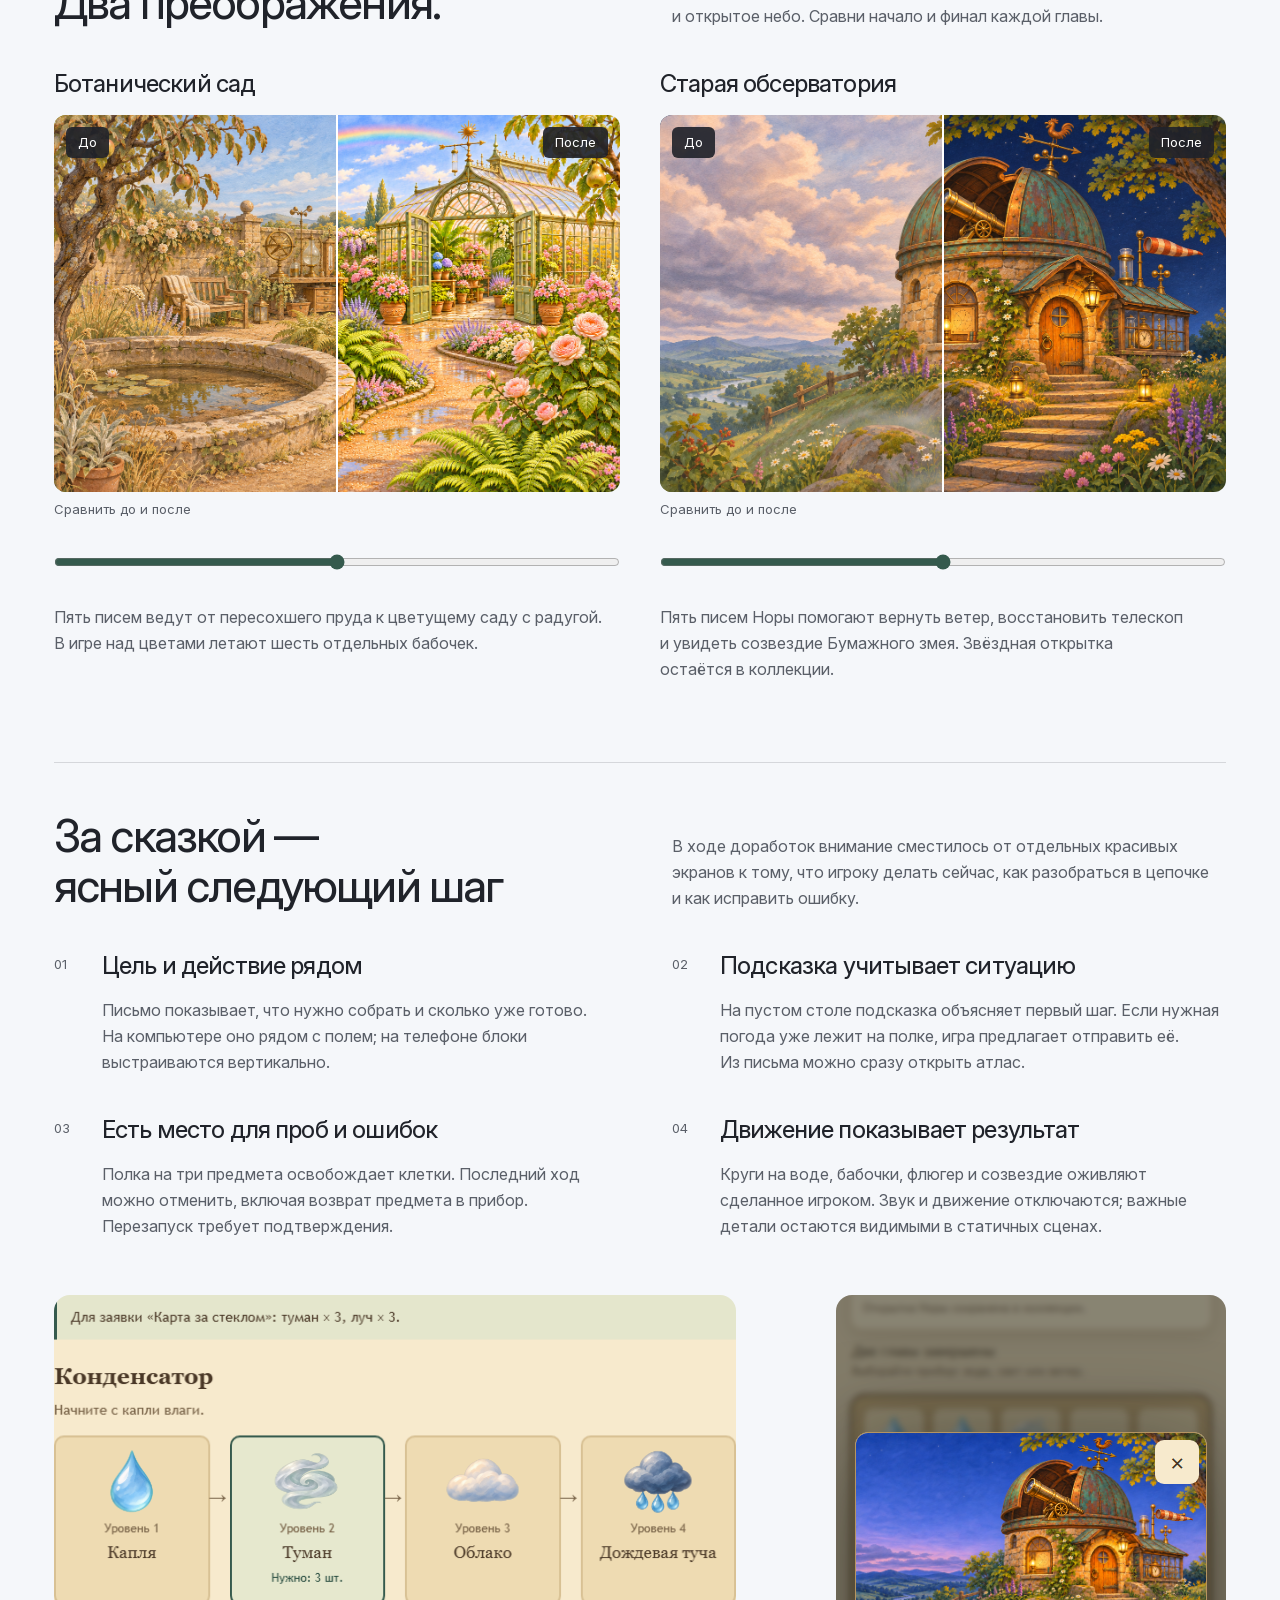
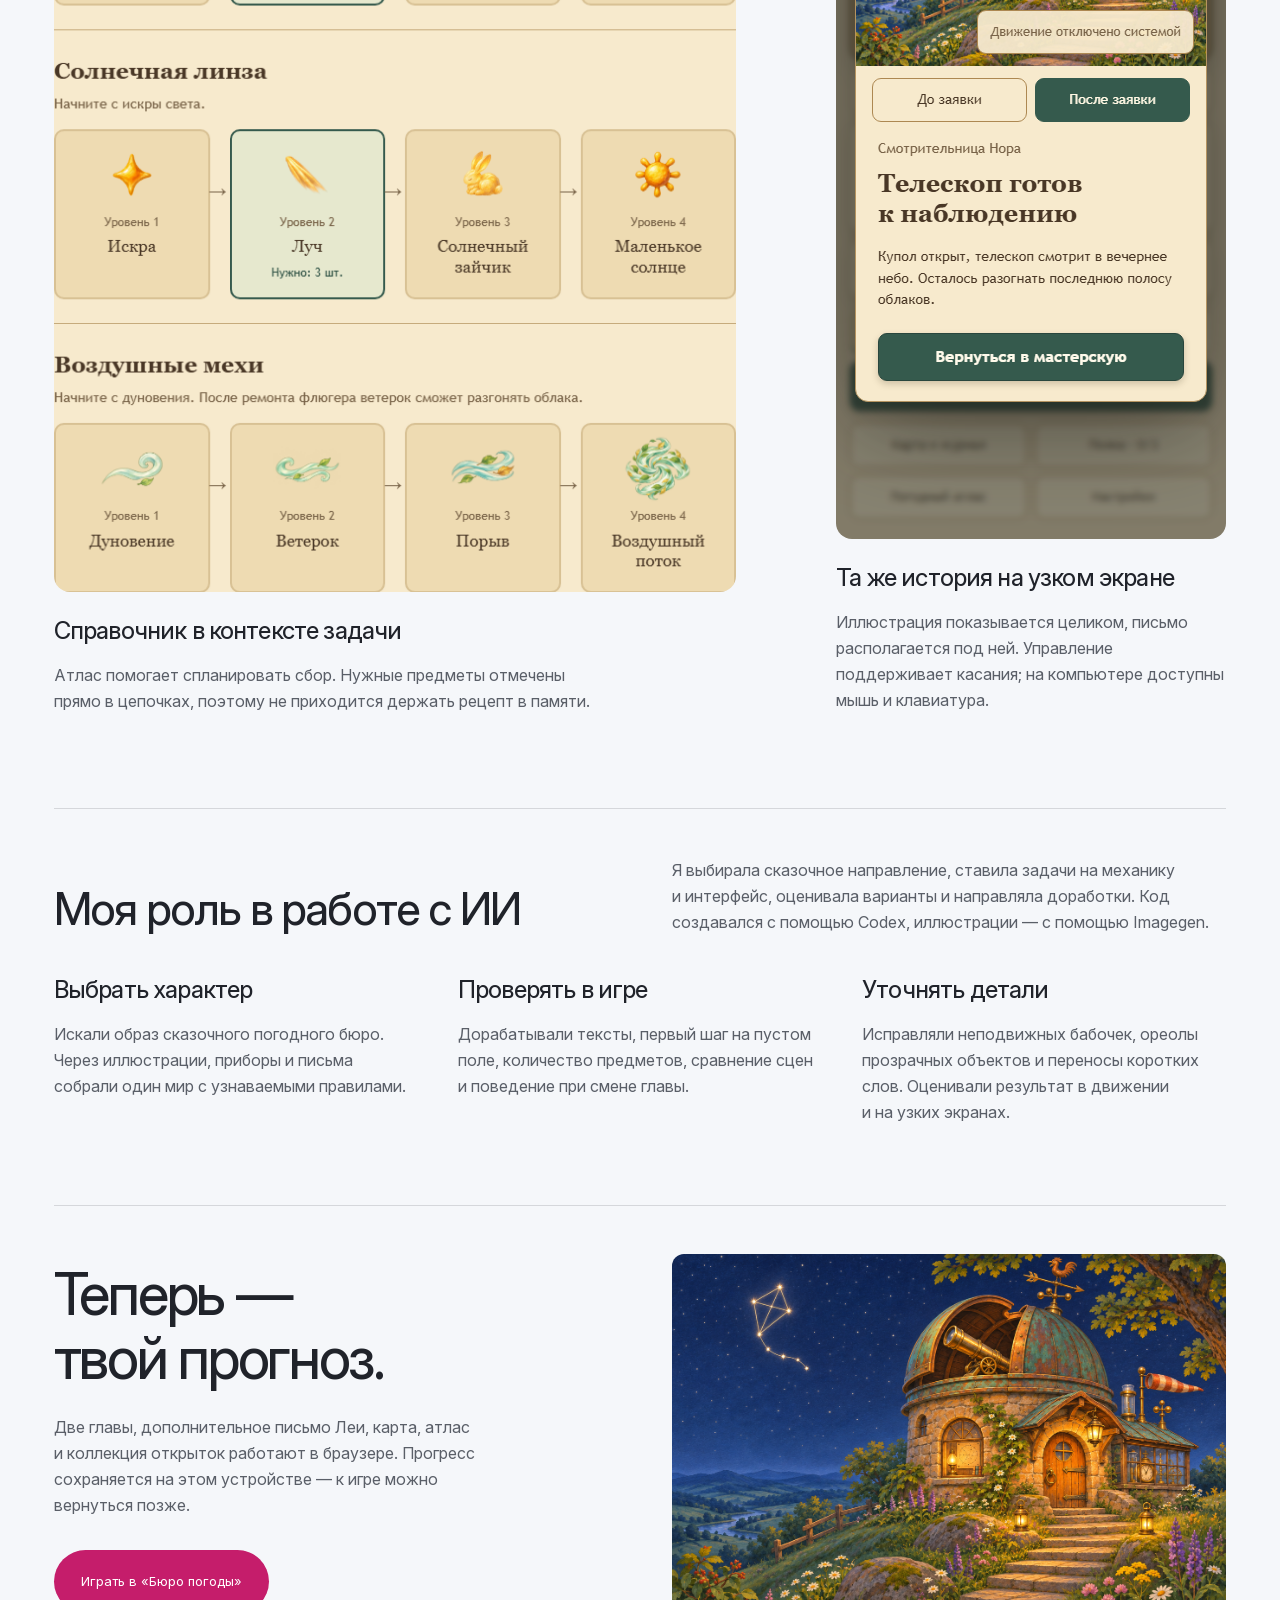
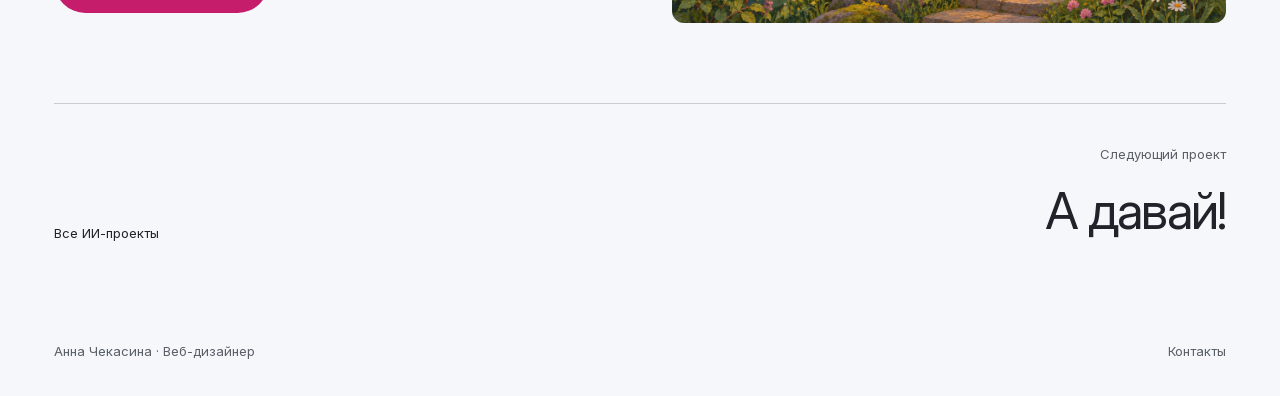
<file: Проекты/Бюро-погоды.html>
<!doctype html>
<html lang="ru"><head><meta charset="utf-8"><meta http-equiv="Content-Security-Policy" content="default-src 'none'; script-src 'self'; style-src 'self' 'unsafe-inline'; img-src 'self' data:; font-src 'self'; connect-src 'none'; object-src 'none'; base-uri 'none'; form-action 'none'; frame-src 'none'; worker-src 'none'; media-src 'self'"><meta name="viewport" content="width=device-width,initial-scale=1"><title>Бюро погоды — Анна Чекасина</title><meta name="description" content="Собрать дождь, разбудить сад, открыть созвездие. Сказочная игра, в которой погоду можно создавать своими руками, а результат — увидеть в изменившемся мире."><meta name="theme-color" content="#f5f7fa"><link rel="icon" href="data:image/svg+xml,%3Csvg xmlns='http://www.w3.org/2000/svg' viewBox='0 0 64 64'%3E%3Ctext y='46' font-size='40'%3EАЧ%3C/text%3E%3C/svg%3E"><link rel="stylesheet" href="../стили-189bac6fc0c0.css"><script src="../сценарии-f1207b1143b6.js" defer></script></head>
<body class="case-page ai-case weather-case"><header class="header case-header"><a class="identity" href="../index.html">Анна Чекасина</a><a class="back-to-projects" href="../index.html#ai-projects"> Все ИИ-проекты</a></header>
<main class="case-main"><div class="case-intro"><p class="case-type">Личный проект · Браузерная merge‑игра · Создано с помощью ИИ</p><h1>Бюро погоды</h1><div class="case-summary"><p class="case-about">Собрать дождь, разбудить сад, открыть созвездие. Сказочная игра, в которой погоду можно создавать своими руками, а результат — увидеть в изменившемся мире.</p><div class="case-role"><h2>Моя работа</h2><p>Выбирала сказочное визуальное направление, ставила задачи на механику и интерфейс, оценивала результат и дорабатывала сценарии, тексты и анимации вместе с ИИ. Код и иллюстрации создавались с помощью ИИ.</p></div></div></div>
<nav class="case-content-nav" aria-label="Разделы проекта"><a class="primary case-live-link" href="https://chekasinaanna.github.io/byuro-pogody/" target="_blank" rel="noopener noreferrer"><span class="button-label">Играть в браузере</span></a><a href="#gameplay">Как это работает</a><a href="#chapters">До и после</a><a href="#weather-interface">Дизайн-решения</a></nav>

<section class="weather-section weather-opening" id="gameplay" aria-labelledby="weather-opening-title">
 <div class="case-overview-heading"><h2 id="weather-opening-title">От письма —<br>к живому миру</h2><p>Жители просят помочь саду и старой обсерватории. Игрок собирает нужную погоду, отправляет её адресату и сразу видит, что изменилось.</p></div>
 <figure class="weather-film"><video controls playsinline preload="none" poster="../Материалы/Нейросети/Бюро погоды/История/Первое письмо — обложка.webp" width="1280" height="900" aria-label="Запись игры без звука: первое письмо, сбор трёх туч, дождь и сравнение сада до и после"><source src="../Материалы/Нейросети/Бюро погоды/История/Первое письмо.mp4" type="video/mp4"><p>Ваш браузер не воспроизводит видео. <a href="../Материалы/Нейросети/Бюро погоды/История/Первое письмо.mp4">Открыть запись игры</a>.</p></video><figcaption><span>Первое письмо: вернуть дождь в сад</span><span>Запись игры · без звука</span></figcaption></figure>
 <ol class="weather-loop" aria-label="Что происходит в записи"><li><span>01</span><h3>Получить просьбу</h3><p>В письме есть история, цель и нужное количество предметов.</p></li><li><span>02</span><h3>Собрать погоду</h3><p>Два одинаковых предмета превращаются в один следующего уровня.</p></li><li><span>03</span><h3>Изменить место</h3><p>Доставка превращает выполненную задачу в заметное событие.</p></li></ol>
</section>

<section class="weather-section weather-idea" aria-labelledby="weather-idea-title">
 <div class="case-overview-heading"><h2 id="weather-idea-title">Погода как ремесло</h2><p>Вместо абстрактных ресурсов — капли, туман, свет и ветер. Их можно получить в приборе, соединить на столе и отправить тому, кому они нужны.</p></div>
 <div class="weather-principles"><article><h3>Мастерская задаёт правила</h3><p>Конденсатор, солнечная линза и воздушные мехи связывают интерфейс с миром игры. Предметы выглядят как часть этого места.</p></article><article><h3>Письма дают повод действовать</h3><p>Туман нужен папоротникам, свет — оранжерее, ветер — флюгеру. У каждого заказа есть получатель и понятная причина.</p></article><article><h3>Награда остаётся в мире</h3><p>Наполненный пруд, бабочки и открытый купол сохраняются. К результатам можно вернуться через карту и журнал.</p></article></div>
</section>

<section class="weather-section" aria-labelledby="weather-craft-title">
 <div class="case-overview-heading"><h2 id="weather-craft-title">Одна цепочка.<br>Понятное правило.</h2><p>Первое письмо знакомит с объединением на примере дождя. Затем открываются свет и ветер: базовое действие остаётся знакомым, а задачи становятся разнообразнее.</p></div>
 <ol class="weather-chain" aria-label="Цепочка воды: капля, туман, облако, туча"><li><img src="../Материалы/Нейросети/Бюро погоды/История/капля.webp" alt="" width="160" height="160" loading="lazy"><h3>Капля</h3><p>Из конденсатора</p></li><li><img src="../Материалы/Нейросети/Бюро погоды/История/туман.webp" alt="" width="160" height="160" loading="lazy"><h3>Туман</h3><p>Из двух предметов<br>предыдущего уровня</p></li><li><img src="../Материалы/Нейросети/Бюро погоды/История/облако.webp" alt="" width="160" height="160" loading="lazy"><h3>Облако</h3><p>Из двух предметов<br>предыдущего уровня</p></li><li><img src="../Материалы/Нейросети/Бюро погоды/История/туча.webp" alt="" width="160" height="160" loading="lazy"><h3>Туча</h3><p>Из двух предметов<br>предыдущего уровня</p></li></ol>
 <p class="weather-footnote">В каждой заявке нужно собрать по три предмета указанного вида. Если в письме два вида погоды, нужны оба.</p>
</section>

<section class="weather-section" id="chapters" aria-labelledby="weather-worlds-title">
 <div class="case-overview-heading"><h2 id="weather-worlds-title">Две главы.<br>Два преображения.</h2><p>В саду помощь становится заметна через воду, растения и бабочек. В обсерватории — через освобождённую тропу, ожившие приборы и открытое небо. Сравни начало и финал каждой главы.</p></div>
 <div class="weather-world-grid"><article class="weather-world"><h3>Ботанический сад</h3><div class="weather-compare" data-compare><div class="weather-compare-images"><figure class="weather-before"><img src="../Материалы/Нейросети/Бюро погоды/История/Сад — до.webp" alt="Ботанический сад: до помощи игрока" width="1280" height="853" loading="lazy"><figcaption>До</figcaption></figure><figure class="weather-after"><img src="../Материалы/Нейросети/Бюро погоды/История/Сад — после.webp" alt="Ботанический сад: после помощи игрока" width="1280" height="853" loading="lazy"><figcaption>После</figcaption></figure></div><label class="weather-compare-control" hidden for="garden-compare"><span>Сравнить до и после</span><input id="garden-compare" type="range" min="0" max="100" value="50" aria-label="Сравнение: Ботанический сад. Влево — после, вправо — до."></label></div><p>Пять писем ведут от пересохшего пруда к цветущему саду с радугой. В игре над цветами летают шесть отдельных бабочек.</p></article><article class="weather-world"><h3>Старая обсерватория</h3><div class="weather-compare" data-compare><div class="weather-compare-images"><figure class="weather-before"><img src="../Материалы/Нейросети/Бюро погоды/История/Обсерватория — до.webp" alt="Старая обсерватория: до помощи игрока" width="1280" height="853" loading="lazy"><figcaption>До</figcaption></figure><figure class="weather-after"><img src="../Материалы/Нейросети/Бюро погоды/История/Обсерватория — после.webp" alt="Старая обсерватория: после помощи игрока" width="1280" height="853" loading="lazy"><figcaption>После</figcaption></figure></div><label class="weather-compare-control" hidden for="observatory-compare"><span>Сравнить до и после</span><input id="observatory-compare" type="range" min="0" max="100" value="50" aria-label="Сравнение: Старая обсерватория. Влево — после, вправо — до."></label></div><p>Пять писем Норы помогают вернуть ветер, восстановить телескоп и увидеть созвездие Бумажного змея. Звёздная открытка остаётся в коллекции.</p></article></div>
</section>

<section class="weather-section" id="weather-interface" aria-labelledby="weather-decisions-title">
 <div class="case-overview-heading"><h2 id="weather-decisions-title">За сказкой —<br>ясный следующий шаг</h2><p>В ходе доработок внимание сместилось от отдельных красивых экранов к тому, что игроку делать сейчас, как разобраться в цепочке и как исправить ошибку.</p></div>
 <div class="weather-decisions"><article><span>01</span><div><h3>Цель и действие рядом</h3><p>Письмо показывает, что нужно собрать и сколько уже готово. На компьютере оно рядом с полем; на телефоне блоки выстраиваются вертикально.</p></div></article><article><span>02</span><div><h3>Подсказка учитывает ситуацию</h3><p>На пустом столе подсказка объясняет первый шаг. Если нужная погода уже лежит на полке, игра предлагает отправить её. Из письма можно сразу открыть атлас.</p></div></article><article><span>03</span><div><h3>Есть место для проб и ошибок</h3><p>Полка на три предмета освобождает клетки. Последний ход можно отменить, включая возврат предмета в прибор. Перезапуск требует подтверждения.</p></div></article><article><span>04</span><div><h3>Движение показывает результат</h3><p>Круги на воде, бабочки, флюгер и созвездие оживляют сделанное игроком. Звук и движение отключаются; важные детали остаются видимыми в статичных сценах.</p></div></article></div>
 <div class="weather-ui-grid"><figure class="ai-figure"><a href="../Материалы/Нейросети/Бюро погоды/История/Атлас — задача.webp" target="_blank" rel="noopener" aria-label="Открыть справочник в контексте задачи крупнее"><img src="../Материалы/Нейросети/Бюро погоды/История/Атлас — задача.webp" alt="Атлас с цепочками воды, света и ветра и отметками нужных для письма предметов" loading="lazy" decoding="async"></a><figcaption><h3>Справочник в контексте задачи</h3><p>Атлас помогает спланировать сбор. Нужные предметы отмечены прямо в цепочках, поэтому не приходится держать рецепт в памяти.</p></figcaption></figure><figure class="ai-figure"><a href="../Материалы/Нейросети/Бюро погоды/Телефон — без потерь.webp" target="_blank" rel="noopener" aria-label="Открыть та же история на узком экране крупнее"><img src="../Материалы/Нейросети/Бюро погоды/Телефон — без потерь.webp" alt="Мобильный вид результата заявки Норы: обсерватория, письмо и кнопка возврата" loading="lazy" decoding="async"></a><figcaption><h3>Та же история на узком экране</h3><p>Иллюстрация показывается целиком, письмо располагается под ней. Управление поддерживает касания; на компьютере доступны мышь и клавиатура.</p></figcaption></figure></div>
</section>

<section class="weather-section weather-process" aria-labelledby="weather-process-title">
 <div class="case-overview-heading"><h2 id="weather-process-title">Моя роль в работе с ИИ</h2><p>Я выбирала сказочное направление, ставила задачи на механику и интерфейс, оценивала варианты и направляла доработки. Код создавался с помощью Codex, иллюстрации — с помощью Imagegen.</p></div>
 <div class="weather-principles"><article><h3>Выбрать характер</h3><p>Искали образ сказочного погодного бюро. Через иллюстрации, приборы и письма собрали один мир с узнаваемыми правилами.</p></article><article><h3>Проверять в игре</h3><p>Дорабатывали тексты, первый шаг на пустом поле, количество предметов, сравнение сцен и поведение при смене главы.</p></article><article><h3>Уточнять детали</h3><p>Исправляли неподвижных бабочек, ореолы прозрачных объектов и переносы коротких слов. Оценивали результат в движении и на узких экранах.</p></article></div>
</section>

<section class="weather-section weather-finale" aria-labelledby="weather-finale-title"><div><h2 id="weather-finale-title">Теперь —<br>твой прогноз.</h2><p>Две главы, дополнительное письмо Леи, карта, атлас и коллекция открыток работают в браузере. Прогресс сохраняется на этом устройстве — к игре можно вернуться позже.</p><a class="primary case-live-link" href="https://chekasinaanna.github.io/byuro-pogody/" target="_blank" rel="noopener noreferrer"><span class="button-label">Играть в «Бюро погоды»</span></a></div><a class="weather-final-image" href="https://chekasinaanna.github.io/byuro-pogody/" target="_blank" rel="noopener noreferrer" aria-label="Открыть игру Бюро погоды"><img src="../Материалы/Нейросети/Бюро погоды/История/Обсерватория — после.webp" alt="Восстановленная обсерватория под созвездием Бумажного змея" width="1280" height="853" loading="lazy"></a></section>
<nav class="case-next" aria-label="Другие проекты"><a href="../index.html#ai-projects">Все ИИ-проекты </a><a href="../Проекты/А-давай.html"><small>Следующий проект</small><span>А давай!</span></a></nav></main>
<footer class="case-footer"><span>Анна Чекасина · Веб-дизайнер</span><a href="../index.html#contacts">Контакты </a></footer></body></html>
</file>
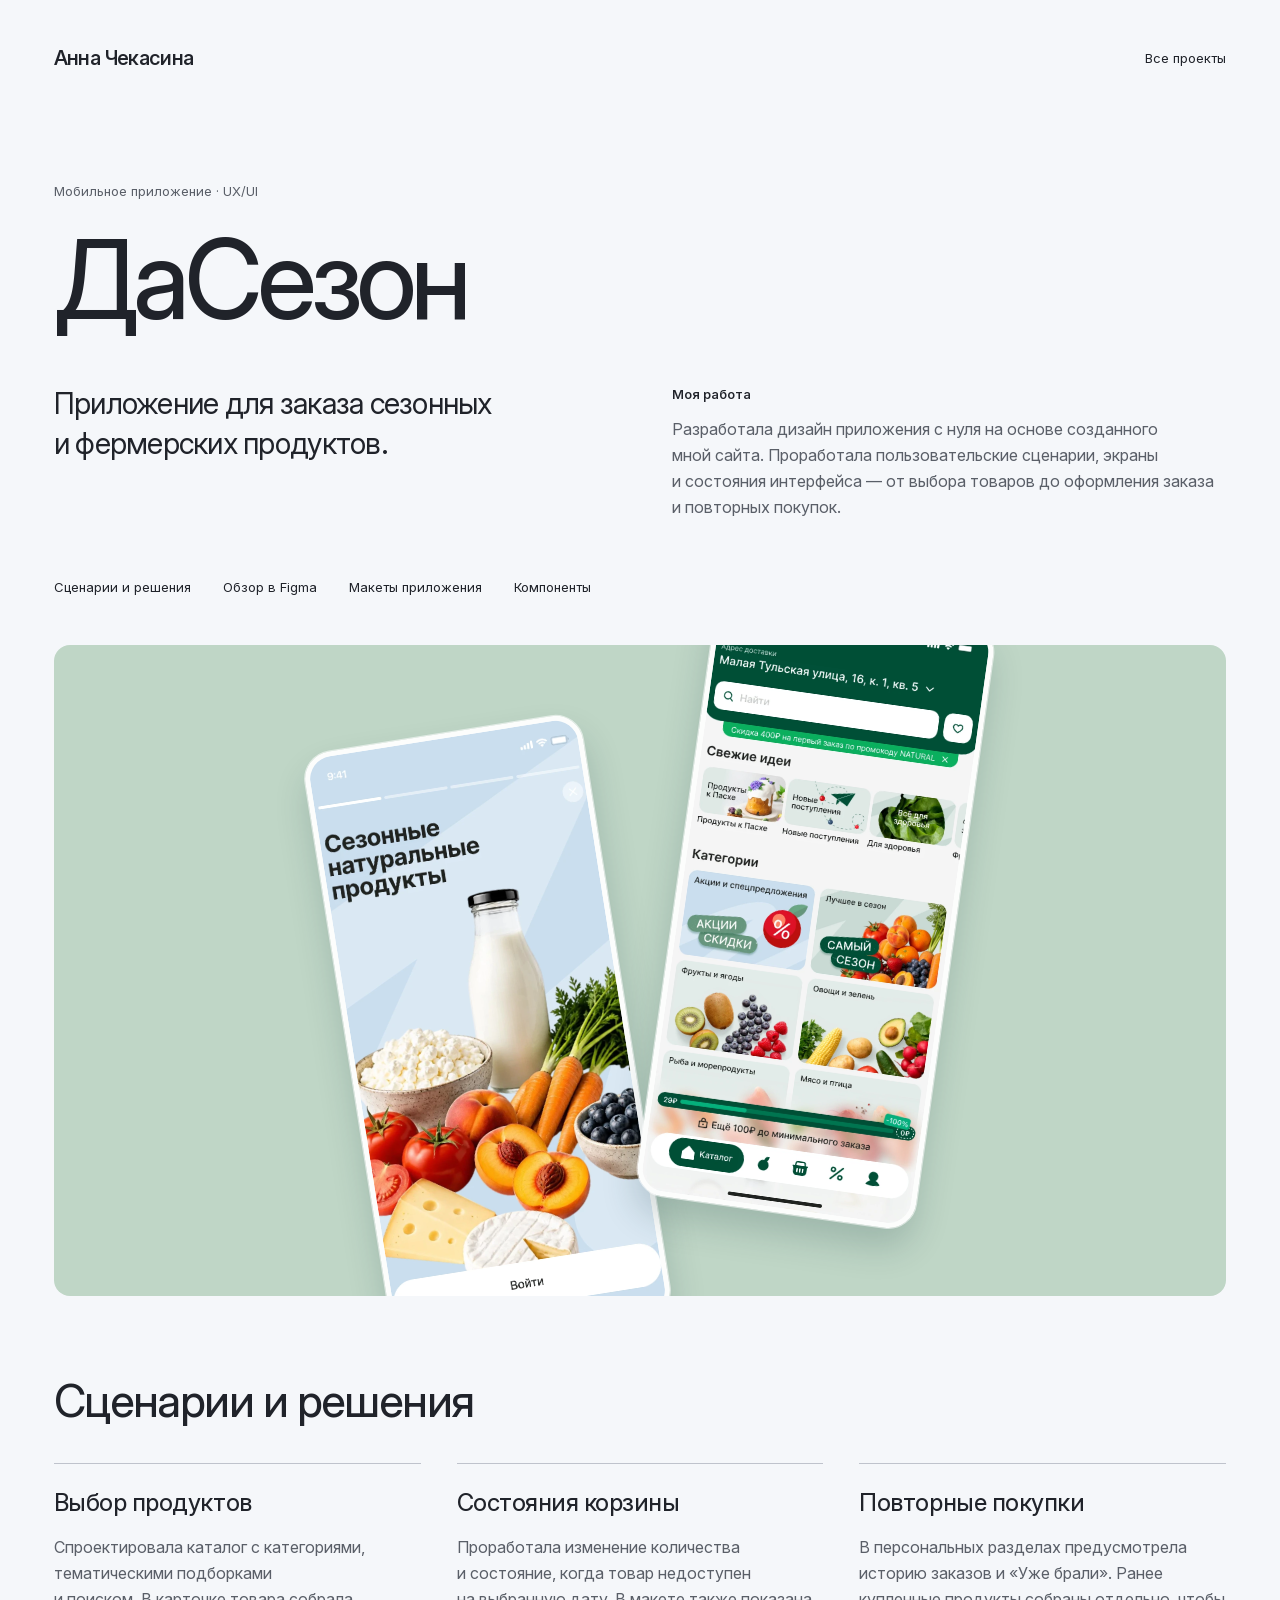
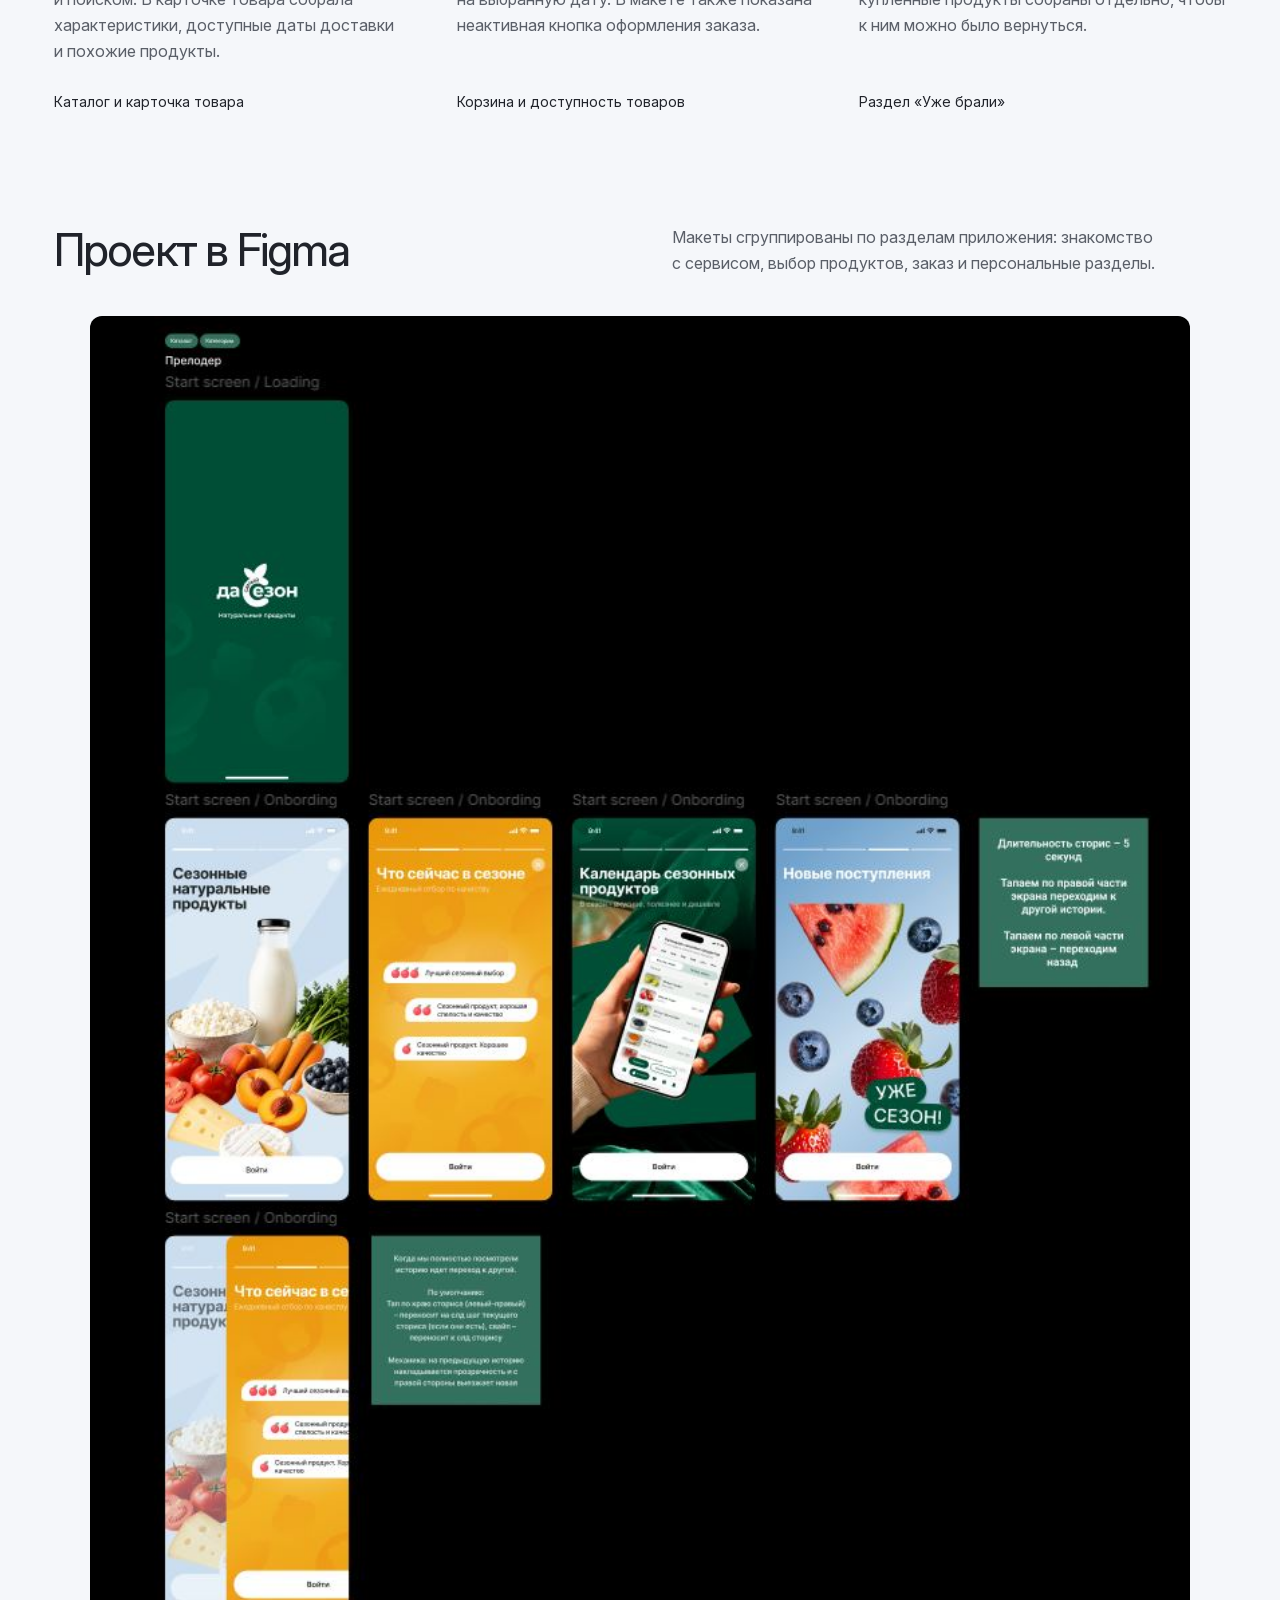
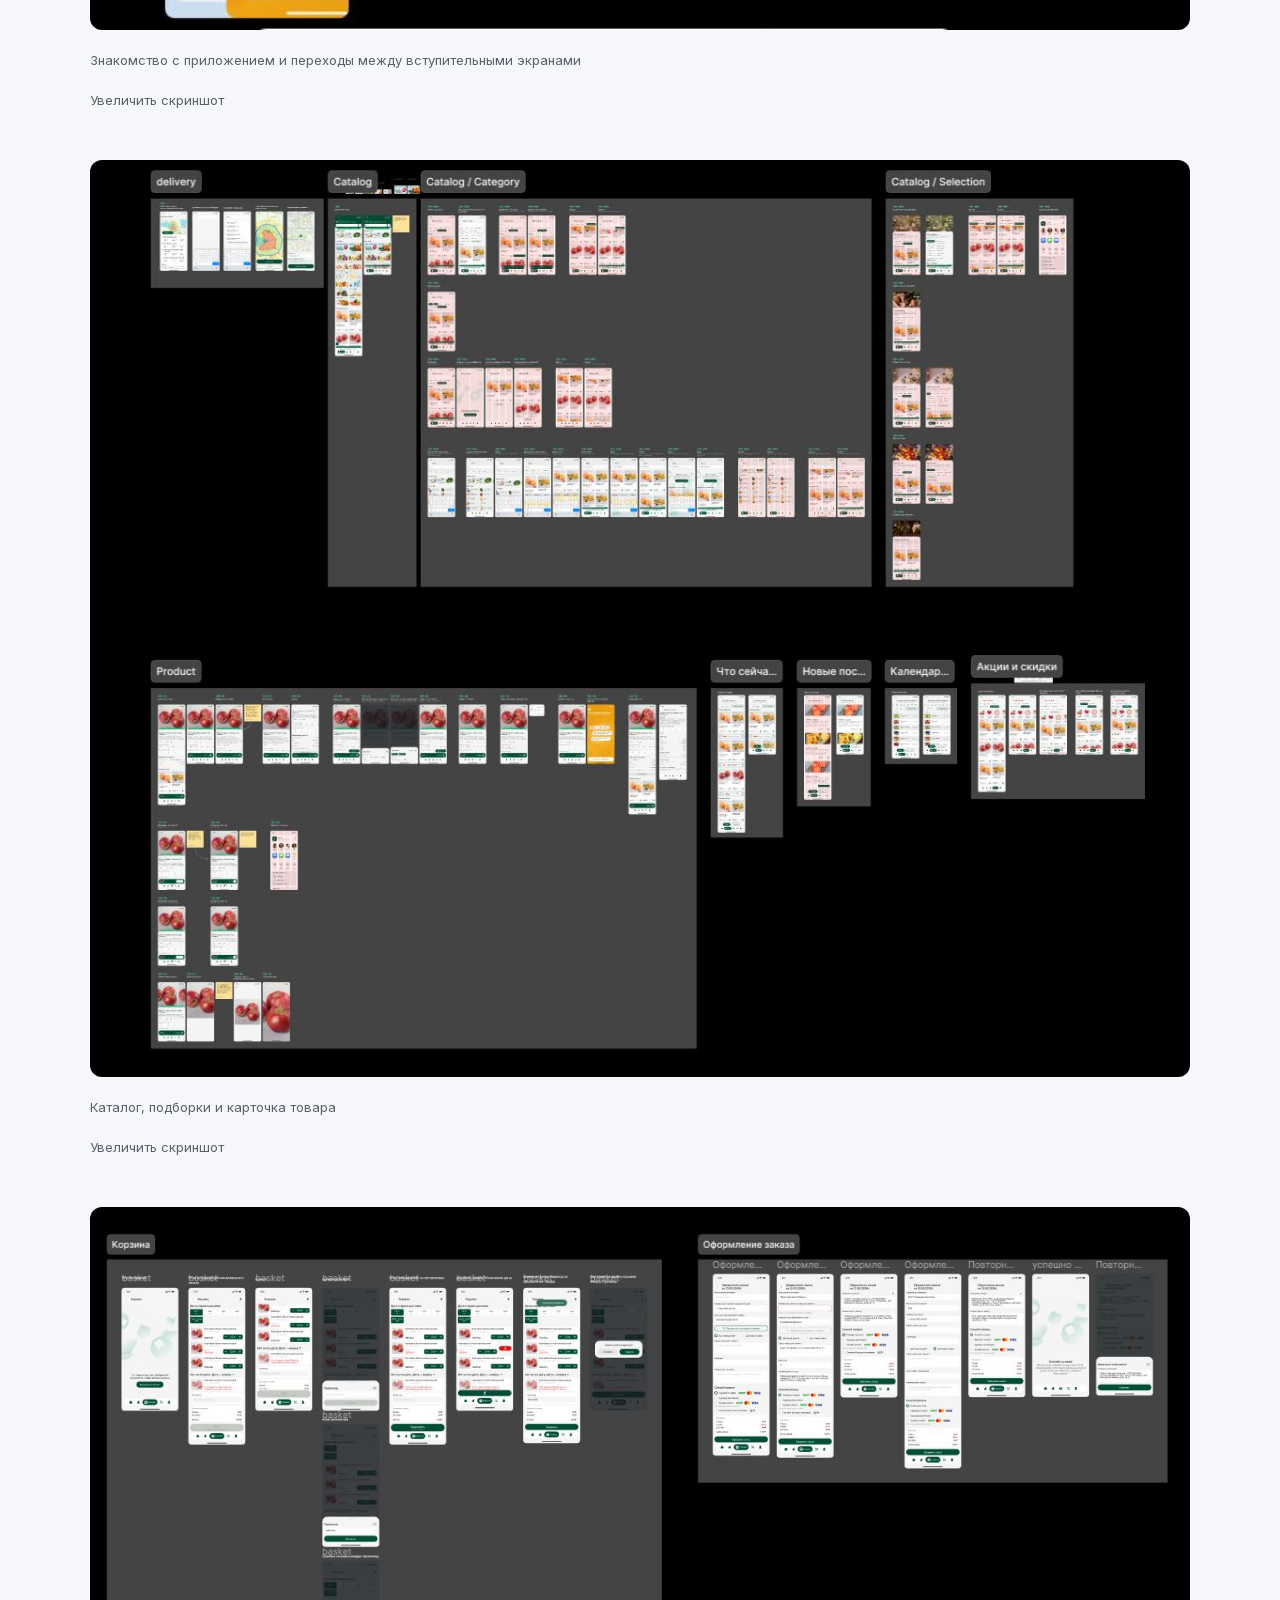
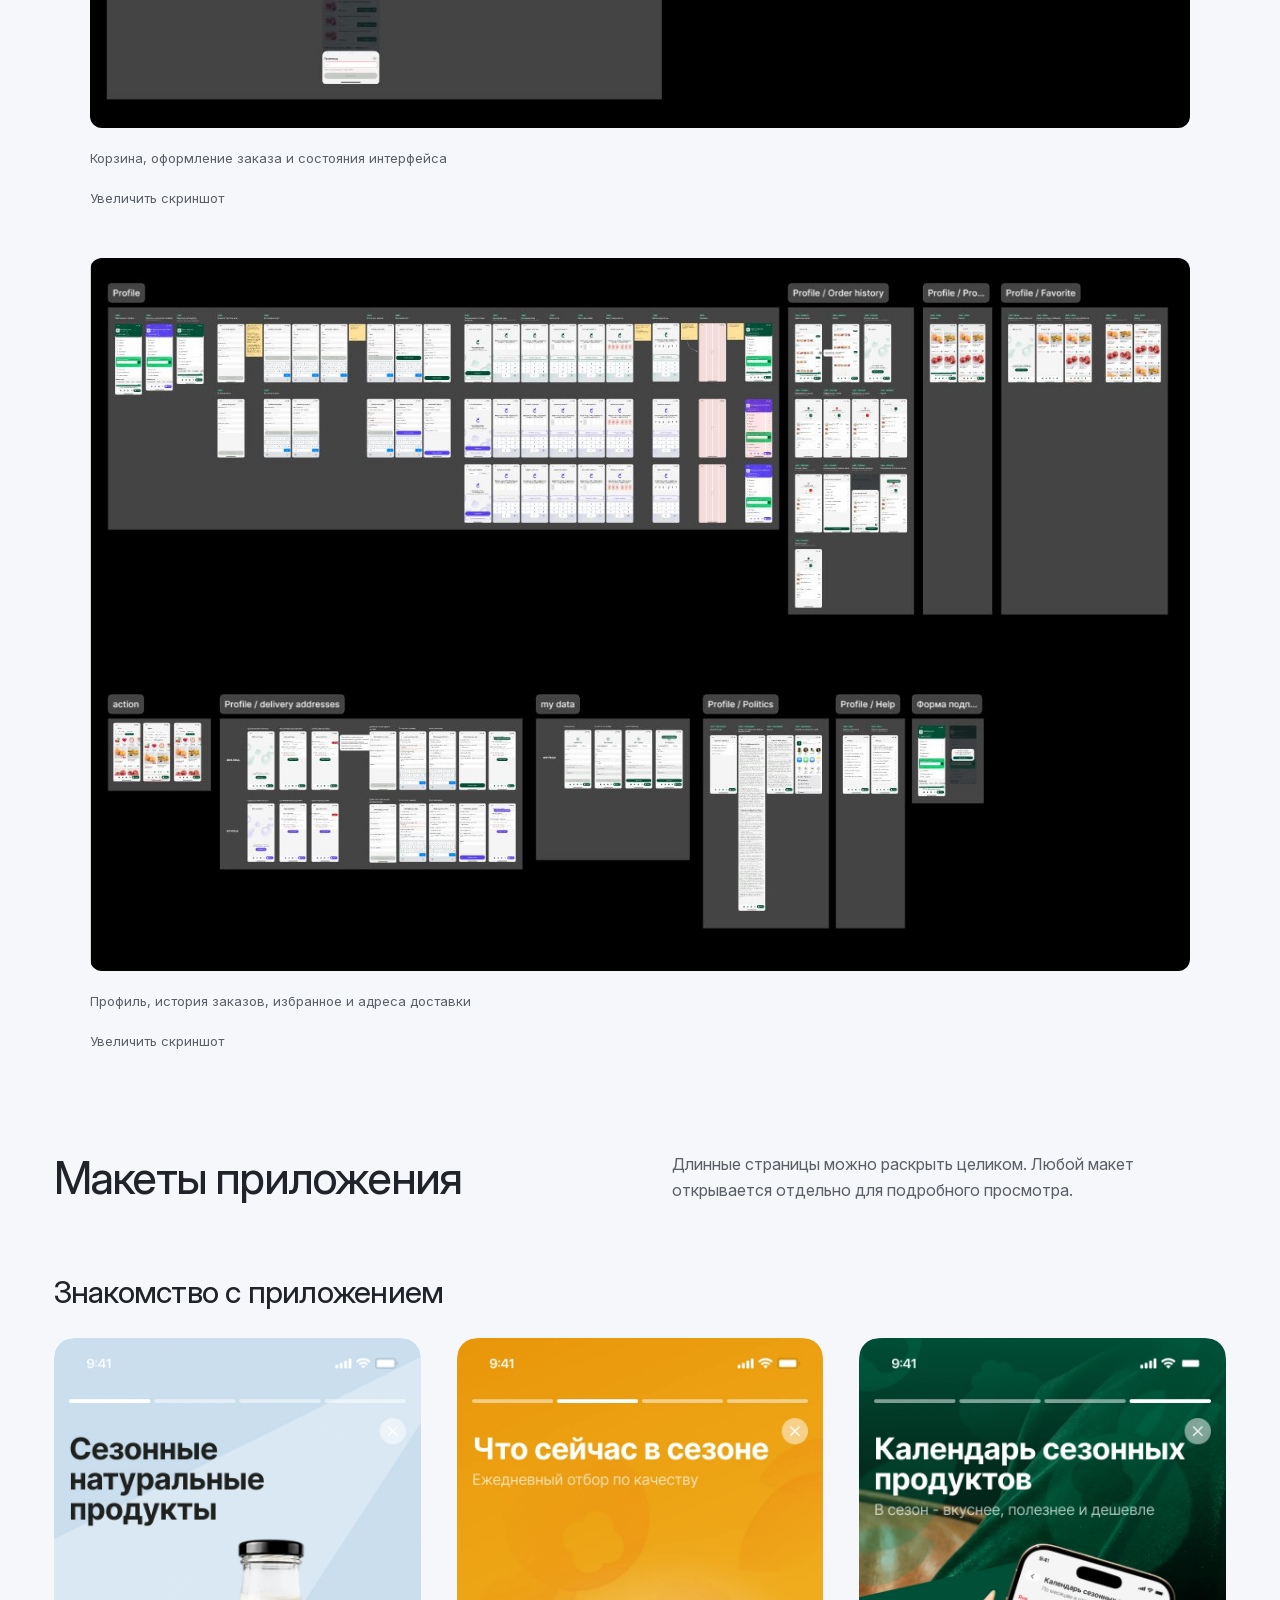
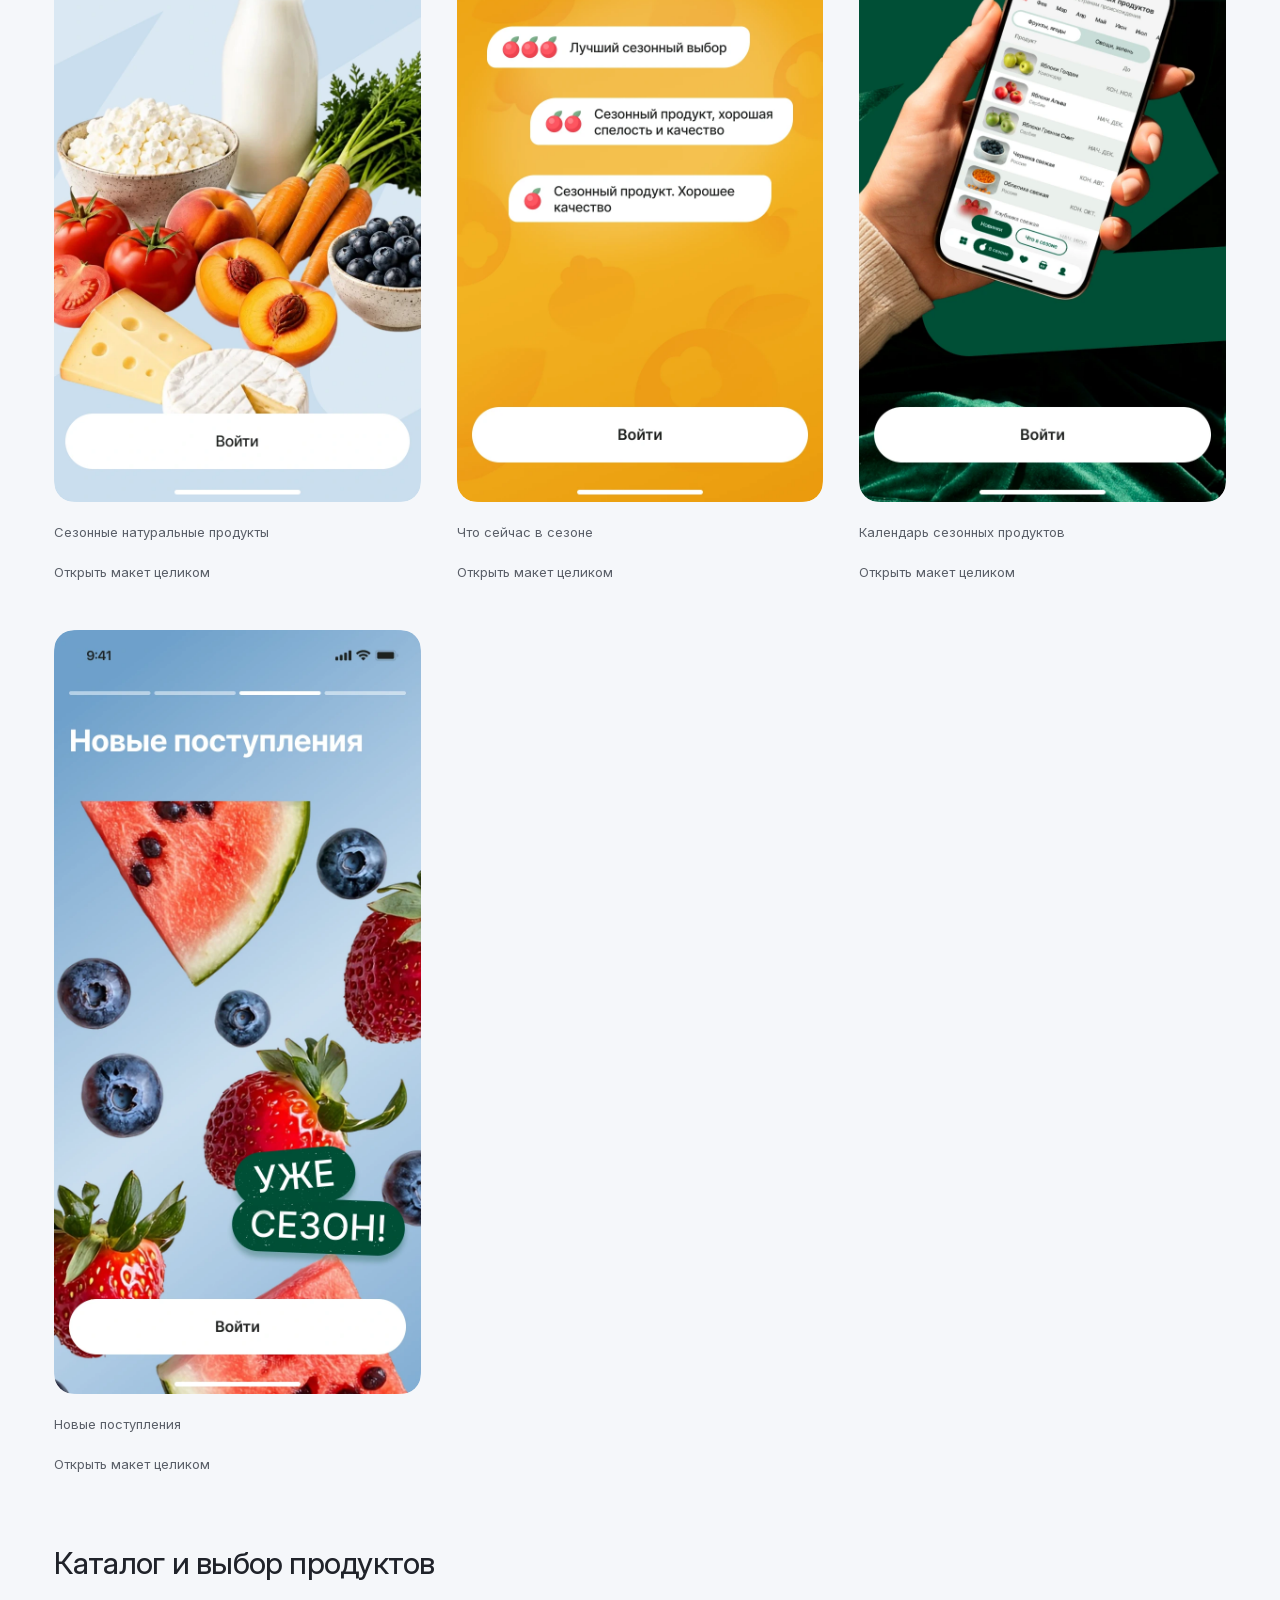
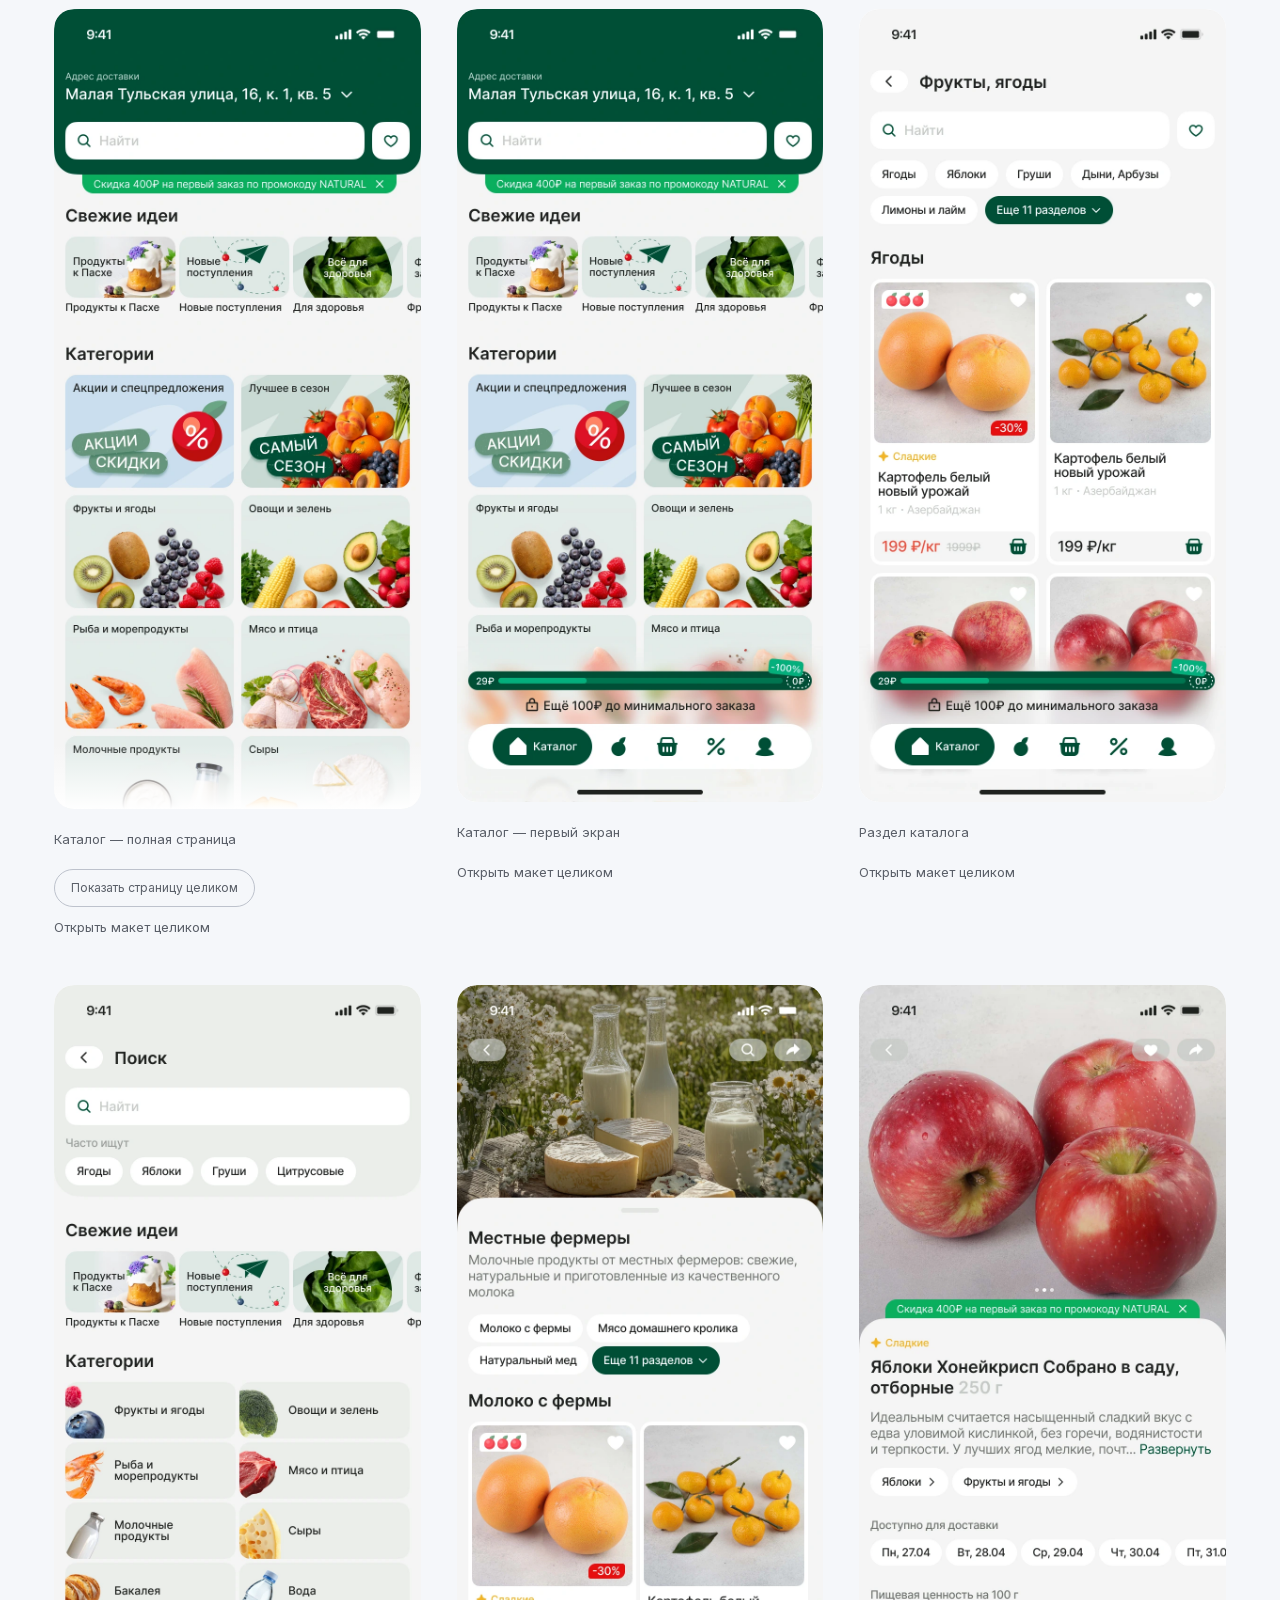
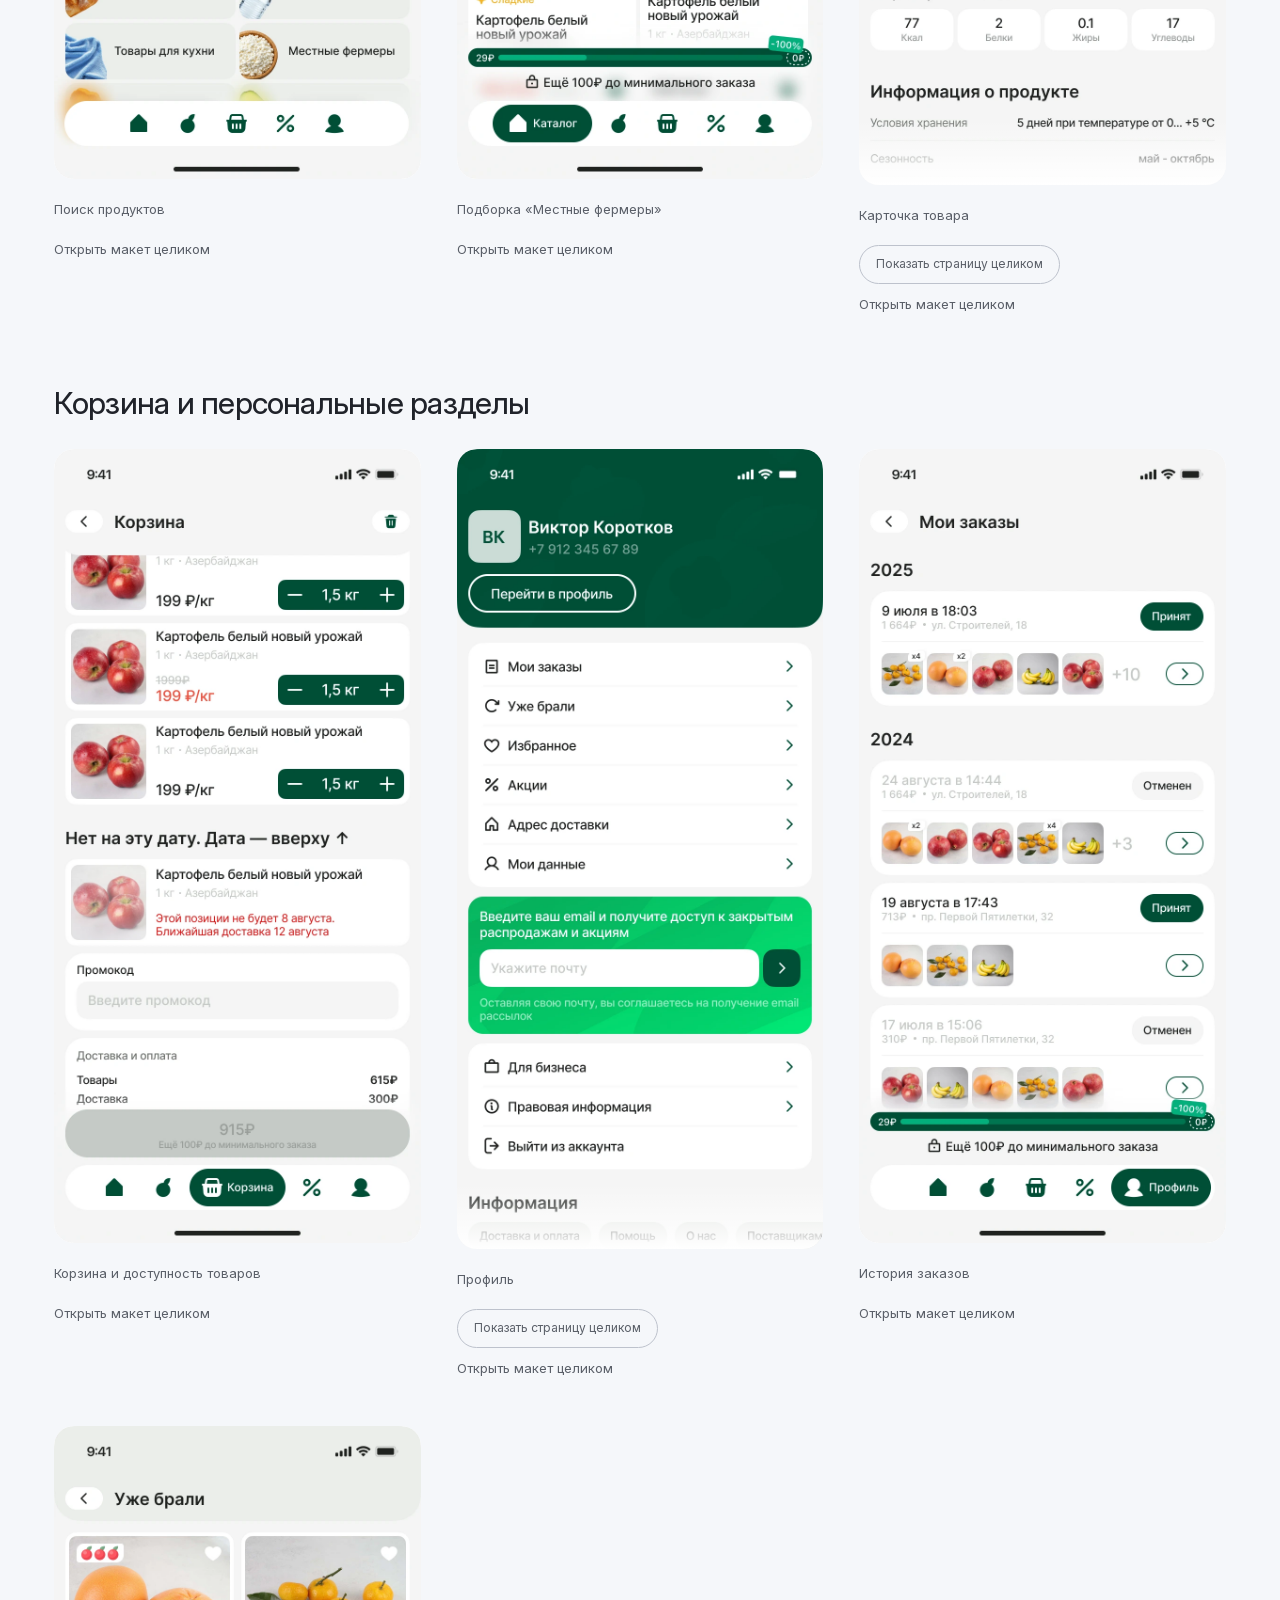
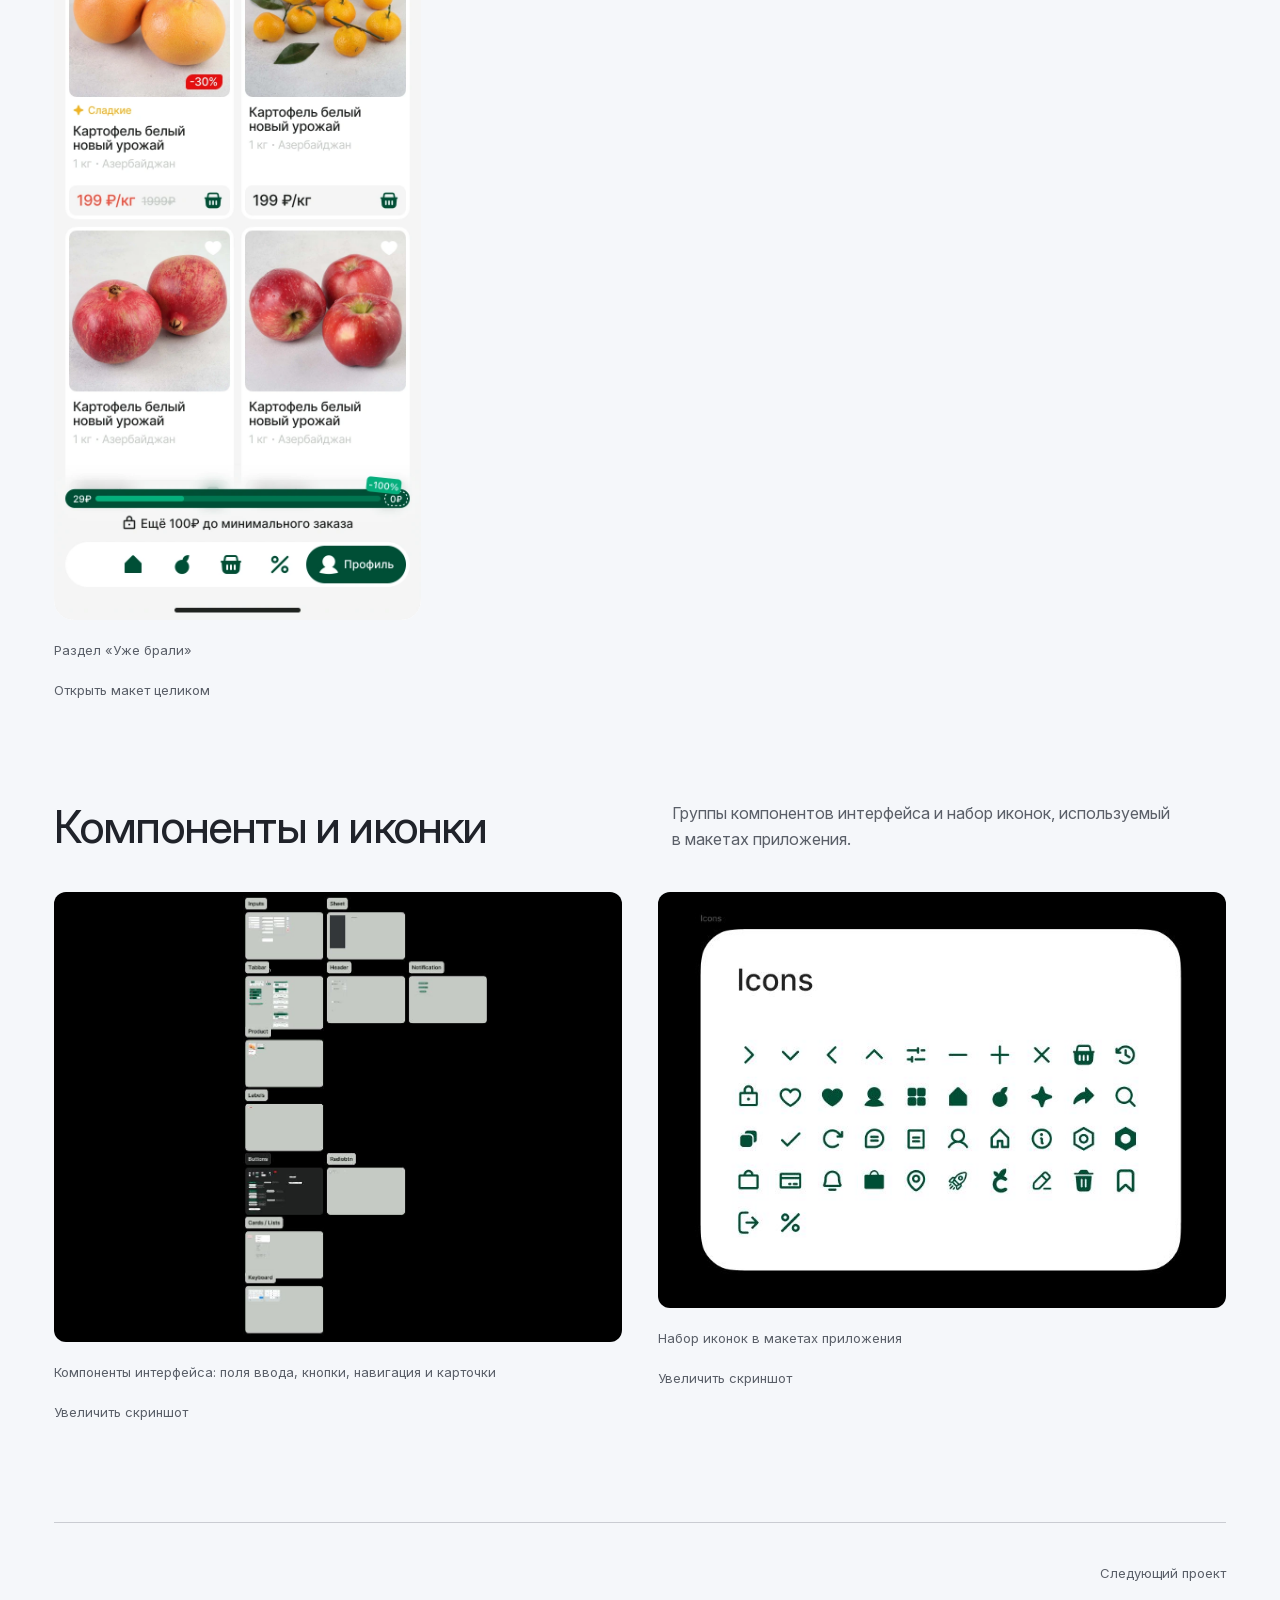
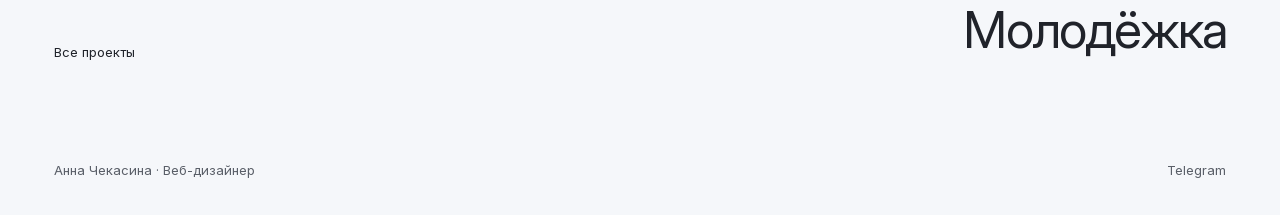
<file: Проекты/ДаСезон-приложение.html>
<!doctype html>
<html lang="ru"><head><meta charset="utf-8"><meta http-equiv="Content-Security-Policy" content="default-src 'none'; script-src 'self'; style-src 'self' 'unsafe-inline'; img-src 'self' data:; font-src 'self'; connect-src 'none'; object-src 'none'; base-uri 'none'; form-action 'none'; frame-src 'none'; worker-src 'none'"><meta name="viewport" content="width=device-width,initial-scale=1"><title>ДаСезон — Мобильное приложение · UX/UI — Анна Чекасина</title><meta name="description" content="Приложение для заказа сезонных и фермерских продуктов. Разработала дизайн приложения с нуля на основе созданного мной сайта. Проработала пользовательские сценарии, экраны и состояния интерфейса — от выбора товаров до оформления заказа и повторных покупок."><meta name="theme-color" content="#f5f7fa"><link rel="icon" href="data:image/svg+xml,%3Csvg xmlns='http://www.w3.org/2000/svg' viewBox='0 0 64 64'%3E%3Ctext y='46' font-size='40'%3EАЧ%3C/text%3E%3C/svg%3E"><link rel="preload" href="../Материалы/InterVariable.woff2" as="font" type="font/woff2" crossorigin><link rel="stylesheet" href="../стили-87620942b891.css"><script src="../сценарии-9a3dac808d88.js" defer></script></head>
<body class="case-page"><header class="header case-header"><a class="identity" href="../index.html">Анна Чекасина</a><a class="back-to-projects" href="../index.html#projects"> Все проекты</a></header>
<main class="case-main"><div class="case-intro"><p class="case-type">Мобильное приложение · UX/UI</p><h1>ДаСезон</h1><div class="case-summary"><p class="case-about">Приложение для заказа сезонных и фермерских продуктов.</p><div class="case-role"><h2>Моя работа</h2><p>Разработала дизайн приложения с нуля на основе созданного мной сайта. Проработала пользовательские сценарии, экраны и состояния интерфейса — от выбора товаров до оформления заказа и повторных покупок.</p></div></div></div>
<nav class="case-content-nav" aria-label="Разделы проекта"><a href="#decisions">Сценарии и решения </a><a href="#figma">Обзор в Figma </a><a href="#layouts">Макеты приложения </a><a href="#components">Компоненты </a></nav>
<div class="project-visual phones-cover" style="--project-bg:#bfd6c6"><div class="phone phone-back"><img src="../Материалы/Проекты/ДаСезон-знакомство.webp" alt="Экран знакомства с приложением ДаСезон" loading="eager" decoding="async" width="780" height="1624"></div><div class="phone phone-front"><img src="../Материалы/Проекты/ДаСезон-каталог.webp" alt="Каталог приложения ДаСезон" loading="eager" decoding="async" width="780" height="1688"></div></div>
<section class="case-notes" id="decisions" aria-labelledby="decisions-title"><h2 id="decisions-title">Сценарии и решения</h2><div class="case-notes-grid"><article><h3>Выбор продуктов</h3><p>Спроектировала каталог с категориями, тематическими подборками и поиском. В карточке товара собрала характеристики, доступные даты доставки и похожие продукты.</p><a href="#group-1">Каталог и карточка товара </a></article><article><h3>Состояния корзины</h3><p>Проработала изменение количества и состояние, когда товар недоступен на выбранную дату. В макете также показана неактивная кнопка оформления заказа.</p><a href="#layout-2-0">Корзина и доступность товаров </a></article><article><h3>Повторные покупки</h3><p>В персональных разделах предусмотрела историю заказов и «Уже брали». Ранее купленные продукты собраны отдельно, чтобы к ним можно было вернуться.</p><a href="#layout-2-3">Раздел «Уже брали» </a></article></div></section>
<section class="case-overview" id="figma" aria-labelledby="figma-title"><div class="case-overview-heading"><h2 id="figma-title">Проект в Figma</h2><p>Макеты сгруппированы по разделам приложения: знакомство с сервисом, выбор продуктов, заказ и персональные разделы.</p></div><div class="case-overview-grid"><figure class="case-figure"><a  class="case-overview-image" href="../Материалы/Проекты/ДаСезон-обзор-знакомство.jpg" target="_blank" rel="noopener" aria-label="Знакомство с приложением и переходы между вступительными экранами: увеличить скриншот"><img src="../Материалы/Проекты/ДаСезон-обзор-знакомство.jpg" alt="Знакомство с приложением и переходы между вступительными экранами" width="821" height="981" loading="lazy" decoding="async"></a><figcaption><span>Знакомство с приложением и переходы между вступительными экранами</span><div class="case-image-actions"><a href="../Материалы/Проекты/ДаСезон-обзор-знакомство.jpg" target="_blank" rel="noopener">Увеличить скриншот </a></div></figcaption></figure>
<figure class="case-figure"><a  class="case-overview-image" href="../Материалы/Проекты/ДаСезон-обзор-каталог.jpg" target="_blank" rel="noopener" aria-label="Каталог, подборки и карточка товара: увеличить скриншот"><img src="../Материалы/Проекты/ДаСезон-обзор-каталог.jpg" alt="Каталог, подборки и карточка товара" width="1171" height="976" loading="lazy" decoding="async"></a><figcaption><span>Каталог, подборки и карточка товара</span><div class="case-image-actions"><a href="../Материалы/Проекты/ДаСезон-обзор-каталог.jpg" target="_blank" rel="noopener">Увеличить скриншот </a></div></figcaption></figure>
<figure class="case-figure"><a  class="case-overview-image" href="../Материалы/Проекты/ДаСезон-обзор-заказ.jpg" target="_blank" rel="noopener" aria-label="Корзина, оформление заказа и состояния интерфейса: увеличить скриншот"><img src="../Материалы/Проекты/ДаСезон-обзор-заказ.jpg" alt="Корзина, оформление заказа и состояния интерфейса" width="1318" height="625" loading="lazy" decoding="async"></a><figcaption><span>Корзина, оформление заказа и состояния интерфейса</span><div class="case-image-actions"><a href="../Материалы/Проекты/ДаСезон-обзор-заказ.jpg" target="_blank" rel="noopener">Увеличить скриншот </a></div></figcaption></figure>
<figure class="case-figure"><a  class="case-overview-image" href="../Материалы/Проекты/ДаСезон-обзор-профиль.jpg" target="_blank" rel="noopener" aria-label="Профиль, история заказов, избранное и адреса доставки: увеличить скриншот"><img src="../Материалы/Проекты/ДаСезон-обзор-профиль.jpg" alt="Профиль, история заказов, избранное и адреса доставки" width="1372" height="889" loading="lazy" decoding="async"></a><figcaption><span>Профиль, история заказов, избранное и адреса доставки</span><div class="case-image-actions"><a href="../Материалы/Проекты/ДаСезон-обзор-профиль.jpg" target="_blank" rel="noopener">Увеличить скриншот </a></div></figcaption></figure></div></section>
<section class="case-gallery" id="layouts" aria-labelledby="layouts-title"><div class="case-overview-heading"><h2 id="layouts-title">Макеты приложения</h2><p>Длинные страницы можно раскрыть целиком. Любой макет открывается отдельно для подробного просмотра.</p></div><section class="case-group" aria-labelledby="group-0"><h3 id="group-0">Знакомство с приложением</h3><div class="case-layout-grid case-layout-phones"><figure class="case-figure case-layout"><a id="layout-0-0" class="case-image-link" href="../Материалы/Проекты/ДаСезон-приложение-знакомство.webp" target="_blank" rel="noopener" aria-label="Сезонные натуральные продукты: открыть макет целиком"><img src="../Материалы/Проекты/ДаСезон-приложение-знакомство.webp" alt="Сезонные натуральные продукты" width="780" height="1624" loading="lazy" decoding="async"></a><figcaption><span>Сезонные натуральные продукты</span><div class="case-image-actions"><button class="case-expand" type="button" aria-expanded="false" aria-controls="layout-0-0" hidden>Показать страницу целиком</button><a href="../Материалы/Проекты/ДаСезон-приложение-знакомство.webp" target="_blank" rel="noopener">Открыть макет целиком </a></div></figcaption></figure>
<figure class="case-figure case-layout"><a id="layout-0-1" class="case-image-link" href="../Материалы/Проекты/ДаСезон-приложение-сезон.webp" target="_blank" rel="noopener" aria-label="Что сейчас в сезоне: открыть макет целиком"><img src="../Материалы/Проекты/ДаСезон-приложение-сезон.webp" alt="Что сейчас в сезоне" width="780" height="1624" loading="lazy" decoding="async"></a><figcaption><span>Что сейчас в сезоне</span><div class="case-image-actions"><button class="case-expand" type="button" aria-expanded="false" aria-controls="layout-0-1" hidden>Показать страницу целиком</button><a href="../Материалы/Проекты/ДаСезон-приложение-сезон.webp" target="_blank" rel="noopener">Открыть макет целиком </a></div></figcaption></figure>
<figure class="case-figure case-layout"><a id="layout-0-2" class="case-image-link" href="../Материалы/Проекты/ДаСезон-приложение-календарь.webp" target="_blank" rel="noopener" aria-label="Календарь сезонных продуктов: открыть макет целиком"><img src="../Материалы/Проекты/ДаСезон-приложение-календарь.webp" alt="Календарь сезонных продуктов" width="780" height="1624" loading="lazy" decoding="async"></a><figcaption><span>Календарь сезонных продуктов</span><div class="case-image-actions"><button class="case-expand" type="button" aria-expanded="false" aria-controls="layout-0-2" hidden>Показать страницу целиком</button><a href="../Материалы/Проекты/ДаСезон-приложение-календарь.webp" target="_blank" rel="noopener">Открыть макет целиком </a></div></figcaption></figure>
<figure class="case-figure case-layout"><a id="layout-0-3" class="case-image-link" href="../Материалы/Проекты/ДаСезон-приложение-новинки.webp" target="_blank" rel="noopener" aria-label="Новые поступления: открыть макет целиком"><img src="../Материалы/Проекты/ДаСезон-приложение-новинки.webp" alt="Новые поступления" width="780" height="1624" loading="lazy" decoding="async"></a><figcaption><span>Новые поступления</span><div class="case-image-actions"><button class="case-expand" type="button" aria-expanded="false" aria-controls="layout-0-3" hidden>Показать страницу целиком</button><a href="../Материалы/Проекты/ДаСезон-приложение-новинки.webp" target="_blank" rel="noopener">Открыть макет целиком </a></div></figcaption></figure></div></section>
<section class="case-group" aria-labelledby="group-1"><h3 id="group-1">Каталог и выбор продуктов</h3><div class="case-layout-grid case-layout-phones"><figure class="case-figure case-layout"><a id="layout-1-0" class="case-image-link" href="../Материалы/Проекты/ДаСезон-приложение-каталог-полный.webp" target="_blank" rel="noopener" aria-label="Каталог — полная страница: открыть макет целиком"><img src="../Материалы/Проекты/ДаСезон-приложение-каталог-полный.webp" alt="Каталог — полная страница" width="780" height="3998" loading="lazy" decoding="async"></a><figcaption><span>Каталог — полная страница</span><div class="case-image-actions"><button class="case-expand" type="button" aria-expanded="false" aria-controls="layout-1-0" hidden>Показать страницу целиком</button><a href="../Материалы/Проекты/ДаСезон-приложение-каталог-полный.webp" target="_blank" rel="noopener">Открыть макет целиком </a></div></figcaption></figure>
<figure class="case-figure case-layout"><a id="layout-1-1" class="case-image-link" href="../Материалы/Проекты/ДаСезон-приложение-каталог.webp" target="_blank" rel="noopener" aria-label="Каталог — первый экран: открыть макет целиком"><img src="../Материалы/Проекты/ДаСезон-приложение-каталог.webp" alt="Каталог — первый экран" width="780" height="1688" loading="lazy" decoding="async"></a><figcaption><span>Каталог — первый экран</span><div class="case-image-actions"><button class="case-expand" type="button" aria-expanded="false" aria-controls="layout-1-1" hidden>Показать страницу целиком</button><a href="../Материалы/Проекты/ДаСезон-приложение-каталог.webp" target="_blank" rel="noopener">Открыть макет целиком </a></div></figcaption></figure>
<figure class="case-figure case-layout"><a id="layout-1-2" class="case-image-link" href="../Материалы/Проекты/ДаСезон-приложение-категория.webp" target="_blank" rel="noopener" aria-label="Раздел каталога: открыть макет целиком"><img src="../Материалы/Проекты/ДаСезон-приложение-категория.webp" alt="Раздел каталога" width="780" height="1688" loading="lazy" decoding="async"></a><figcaption><span>Раздел каталога</span><div class="case-image-actions"><button class="case-expand" type="button" aria-expanded="false" aria-controls="layout-1-2" hidden>Показать страницу целиком</button><a href="../Материалы/Проекты/ДаСезон-приложение-категория.webp" target="_blank" rel="noopener">Открыть макет целиком </a></div></figcaption></figure>
<figure class="case-figure case-layout"><a id="layout-1-3" class="case-image-link" href="../Материалы/Проекты/ДаСезон-приложение-поиск.webp" target="_blank" rel="noopener" aria-label="Поиск продуктов: открыть макет целиком"><img src="../Материалы/Проекты/ДаСезон-приложение-поиск.webp" alt="Поиск продуктов" width="780" height="1688" loading="lazy" decoding="async"></a><figcaption><span>Поиск продуктов</span><div class="case-image-actions"><button class="case-expand" type="button" aria-expanded="false" aria-controls="layout-1-3" hidden>Показать страницу целиком</button><a href="../Материалы/Проекты/ДаСезон-приложение-поиск.webp" target="_blank" rel="noopener">Открыть макет целиком </a></div></figcaption></figure>
<figure class="case-figure case-layout"><a id="layout-1-4" class="case-image-link" href="../Материалы/Проекты/ДаСезон-приложение-фермеры.webp" target="_blank" rel="noopener" aria-label="Подборка «Местные фермеры»: открыть макет целиком"><img src="../Материалы/Проекты/ДаСезон-приложение-фермеры.webp" alt="Подборка «Местные фермеры»" width="780" height="1688" loading="lazy" decoding="async"></a><figcaption><span>Подборка «Местные фермеры»</span><div class="case-image-actions"><button class="case-expand" type="button" aria-expanded="false" aria-controls="layout-1-4" hidden>Показать страницу целиком</button><a href="../Материалы/Проекты/ДаСезон-приложение-фермеры.webp" target="_blank" rel="noopener">Открыть макет целиком </a></div></figcaption></figure>
<figure class="case-figure case-layout"><a id="layout-1-5" class="case-image-link" href="../Материалы/Проекты/ДаСезон-приложение-товар.webp" target="_blank" rel="noopener" aria-label="Карточка товара: открыть макет целиком"><img src="../Материалы/Проекты/ДаСезон-приложение-товар.webp" alt="Карточка товара" width="780" height="2858" loading="lazy" decoding="async"></a><figcaption><span>Карточка товара</span><div class="case-image-actions"><button class="case-expand" type="button" aria-expanded="false" aria-controls="layout-1-5" hidden>Показать страницу целиком</button><a href="../Материалы/Проекты/ДаСезон-приложение-товар.webp" target="_blank" rel="noopener">Открыть макет целиком </a></div></figcaption></figure></div></section>
<section class="case-group" aria-labelledby="group-2"><h3 id="group-2">Корзина и персональные разделы</h3><div class="case-layout-grid case-layout-phones"><figure class="case-figure case-layout"><a id="layout-2-0" class="case-image-link" href="../Материалы/Проекты/ДаСезон-приложение-корзина.webp" target="_blank" rel="noopener" aria-label="Корзина и доступность товаров: открыть макет целиком"><img src="../Материалы/Проекты/ДаСезон-приложение-корзина.webp" alt="Корзина и доступность товаров" width="780" height="1688" loading="lazy" decoding="async"></a><figcaption><span>Корзина и доступность товаров</span><div class="case-image-actions"><button class="case-expand" type="button" aria-expanded="false" aria-controls="layout-2-0" hidden>Показать страницу целиком</button><a href="../Материалы/Проекты/ДаСезон-приложение-корзина.webp" target="_blank" rel="noopener">Открыть макет целиком </a></div></figcaption></figure>
<figure class="case-figure case-layout"><a id="layout-2-1" class="case-image-link" href="../Материалы/Проекты/ДаСезон-приложение-профиль.webp" target="_blank" rel="noopener" aria-label="Профиль: открыть макет целиком"><img src="../Материалы/Проекты/ДаСезон-приложение-профиль.webp" alt="Профиль" width="780" height="2044" loading="lazy" decoding="async"></a><figcaption><span>Профиль</span><div class="case-image-actions"><button class="case-expand" type="button" aria-expanded="false" aria-controls="layout-2-1" hidden>Показать страницу целиком</button><a href="../Материалы/Проекты/ДаСезон-приложение-профиль.webp" target="_blank" rel="noopener">Открыть макет целиком </a></div></figcaption></figure>
<figure class="case-figure case-layout"><a id="layout-2-2" class="case-image-link" href="../Материалы/Проекты/ДаСезон-приложение-заказы.webp" target="_blank" rel="noopener" aria-label="История заказов: открыть макет целиком"><img src="../Материалы/Проекты/ДаСезон-приложение-заказы.webp" alt="История заказов" width="780" height="1688" loading="lazy" decoding="async"></a><figcaption><span>История заказов</span><div class="case-image-actions"><button class="case-expand" type="button" aria-expanded="false" aria-controls="layout-2-2" hidden>Показать страницу целиком</button><a href="../Материалы/Проекты/ДаСезон-приложение-заказы.webp" target="_blank" rel="noopener">Открыть макет целиком </a></div></figcaption></figure>
<figure class="case-figure case-layout"><a id="layout-2-3" class="case-image-link" href="../Материалы/Проекты/ДаСезон-приложение-повтор.webp" target="_blank" rel="noopener" aria-label="Раздел «Уже брали»: открыть макет целиком"><img src="../Материалы/Проекты/ДаСезон-приложение-повтор.webp" alt="Раздел «Уже брали»" width="780" height="1688" loading="lazy" decoding="async"></a><figcaption><span>Раздел «Уже брали»</span><div class="case-image-actions"><button class="case-expand" type="button" aria-expanded="false" aria-controls="layout-2-3" hidden>Показать страницу целиком</button><a href="../Материалы/Проекты/ДаСезон-приложение-повтор.webp" target="_blank" rel="noopener">Открыть макет целиком </a></div></figcaption></figure></div></section></section><section class="case-components" id="components" aria-labelledby="components-title"><div class="case-overview-heading"><h2 id="components-title">Компоненты и иконки</h2><p>Группы компонентов интерфейса и набор иконок, используемый в макетах приложения.</p></div><div class="case-components-grid"><figure class="case-figure"><a  class="case-overview-image" href="../Материалы/Проекты/ДаСезон-компоненты-Figma.jpg" target="_blank" rel="noopener" aria-label="Компоненты интерфейса: поля ввода, кнопки, навигация и карточки: увеличить скриншот"><img src="../Материалы/Проекты/ДаСезон-компоненты-Figma.jpg" alt="Компоненты интерфейса: поля ввода, кнопки, навигация и карточки" width="1177" height="933" loading="lazy" decoding="async"></a><figcaption><span>Компоненты интерфейса: поля ввода, кнопки, навигация и карточки</span><div class="case-image-actions"><a href="../Материалы/Проекты/ДаСезон-компоненты-Figma.jpg" target="_blank" rel="noopener">Увеличить скриншот </a></div></figcaption></figure>
<figure class="case-figure"><a  class="case-overview-image" href="../Материалы/Проекты/ДаСезон-иконки-Figma.jpg" target="_blank" rel="noopener" aria-label="Набор иконок в макетах приложения: увеличить скриншот"><img src="../Материалы/Проекты/ДаСезон-иконки-Figma.jpg" alt="Набор иконок в макетах приложения" width="738" height="540" loading="lazy" decoding="async"></a><figcaption><span>Набор иконок в макетах приложения</span><div class="case-image-actions"><a href="../Материалы/Проекты/ДаСезон-иконки-Figma.jpg" target="_blank" rel="noopener">Увеличить скриншот </a></div></figcaption></figure></div></section>
<nav class="case-next" aria-label="Другие проекты"><a href="../index.html#projects">Все проекты</a><a href="Молодёжка.html"><small>Следующий проект</small><span>Молодёжка </span></a></nav>
</main><footer class="case-footer"><span>Анна Чекасина · Веб-дизайнер</span><a href="https://t.me/annachekasina" target="_blank" rel="noopener">Telegram </a></footer></body></html>
</file>
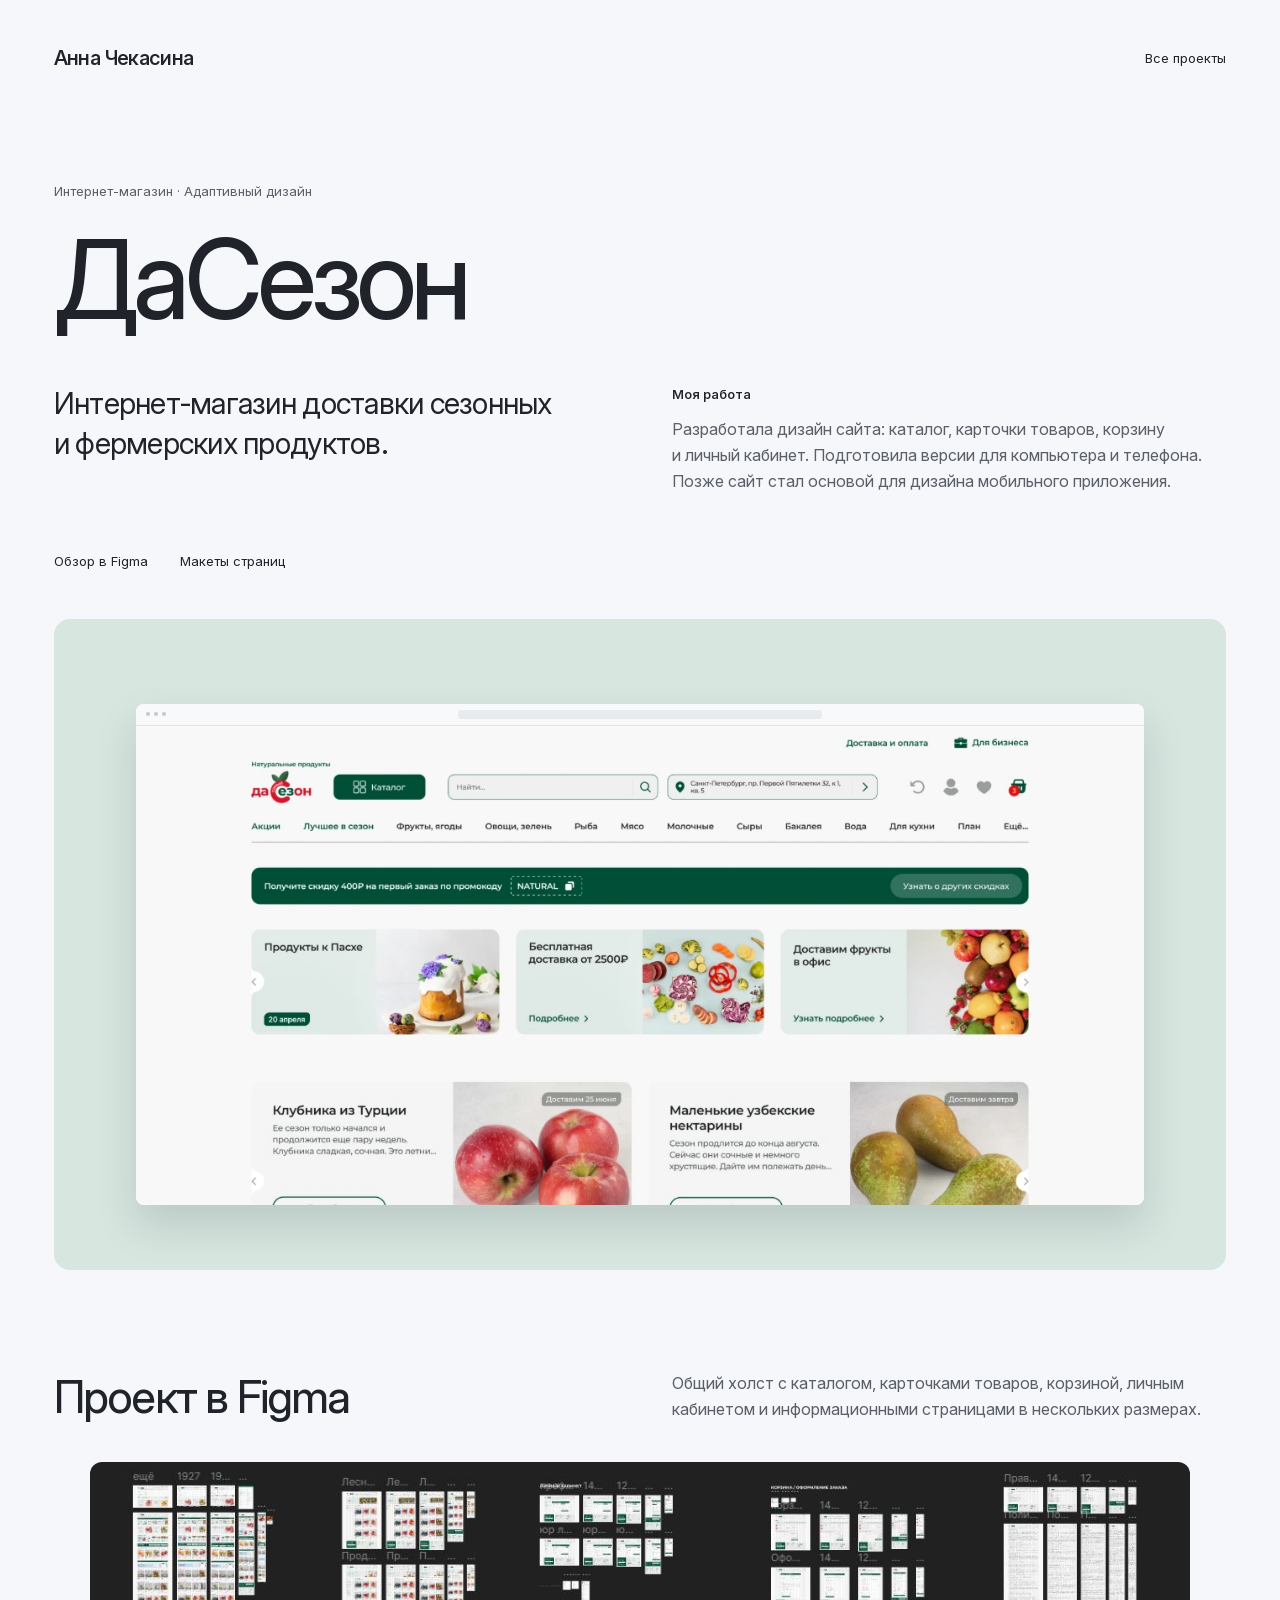
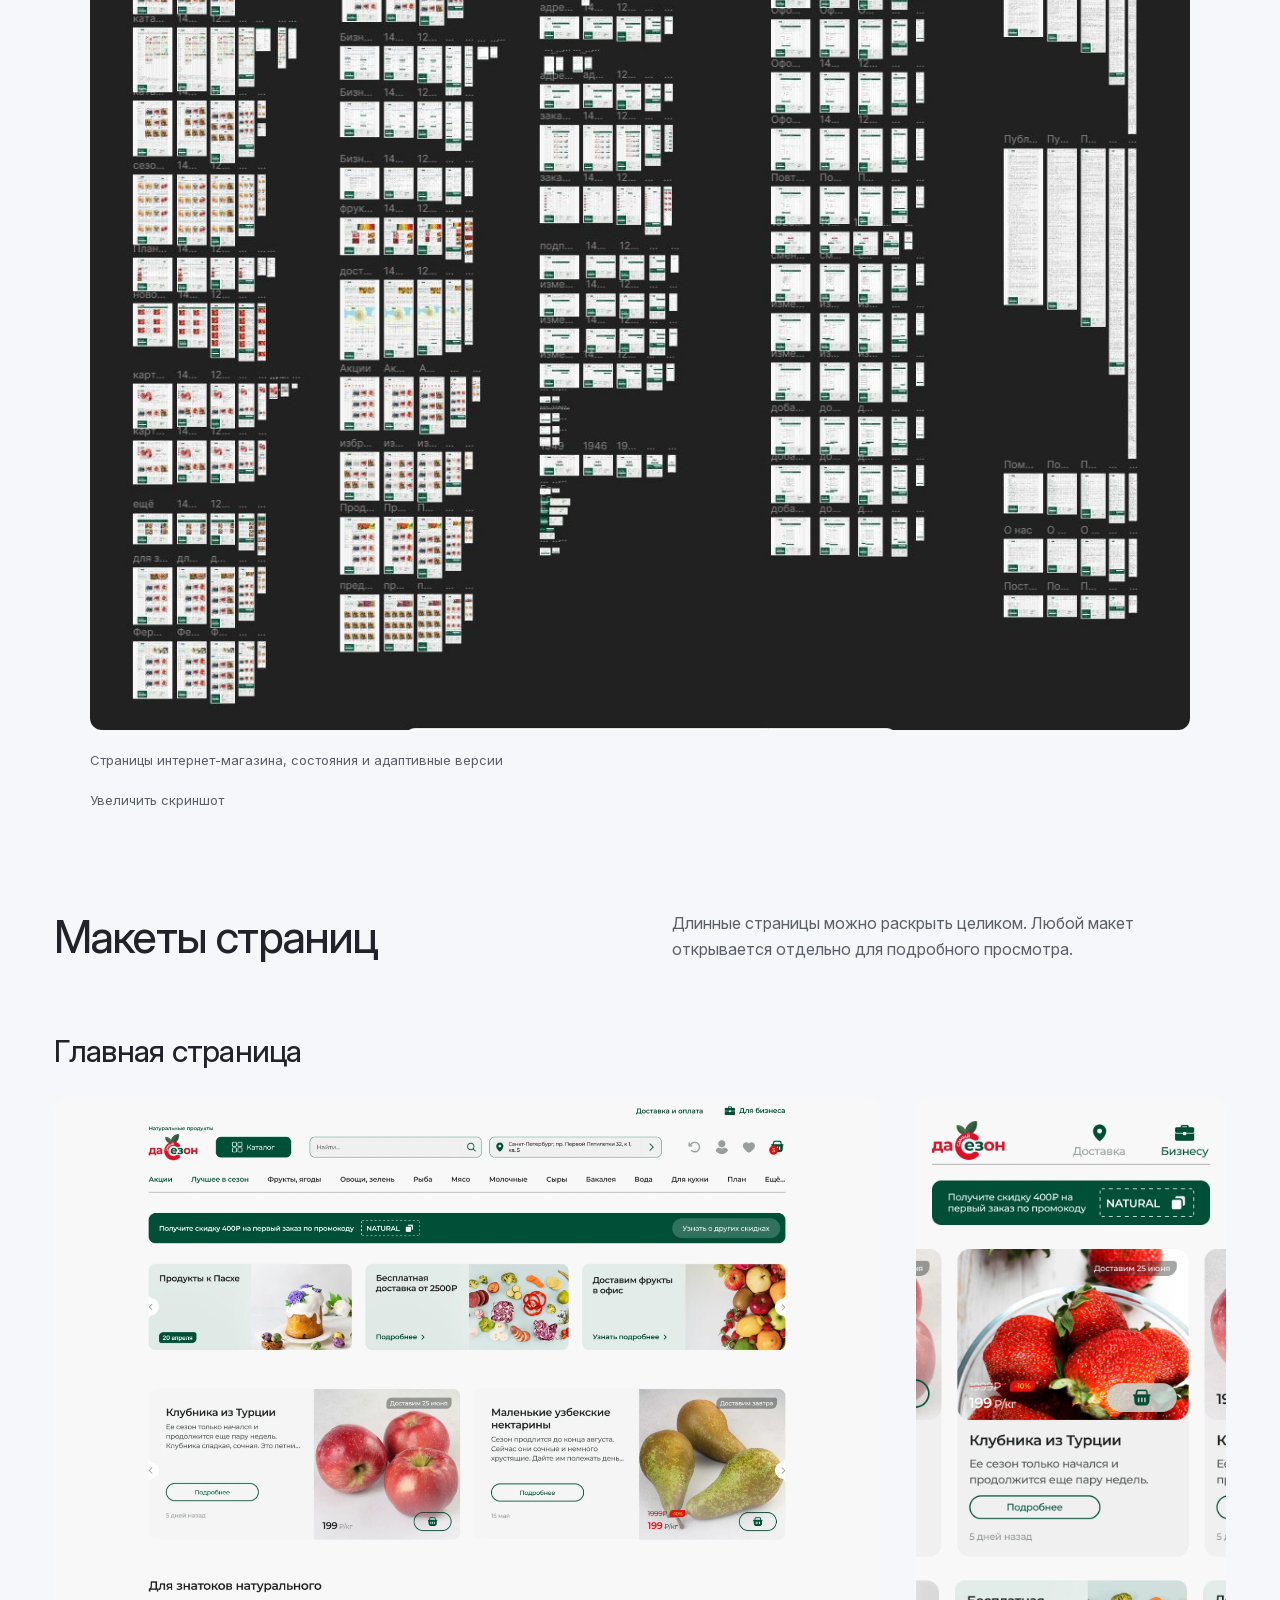
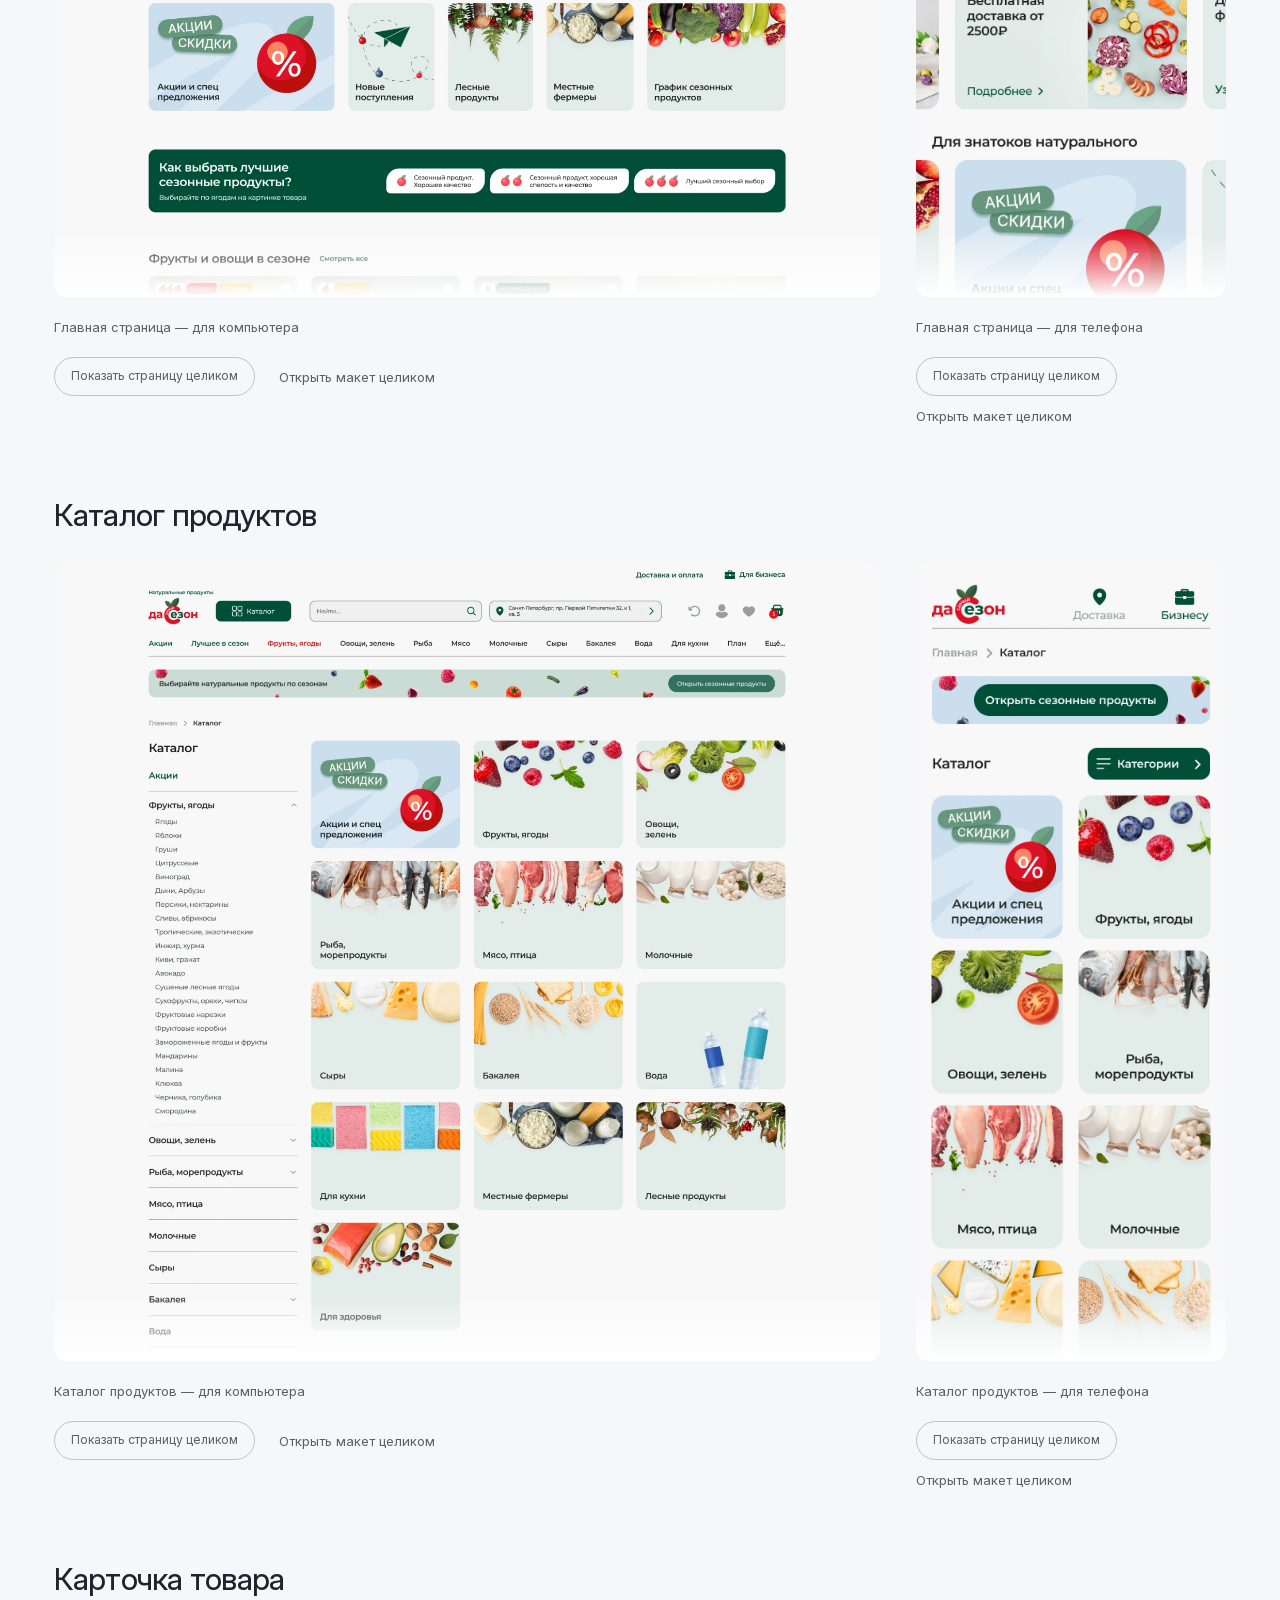
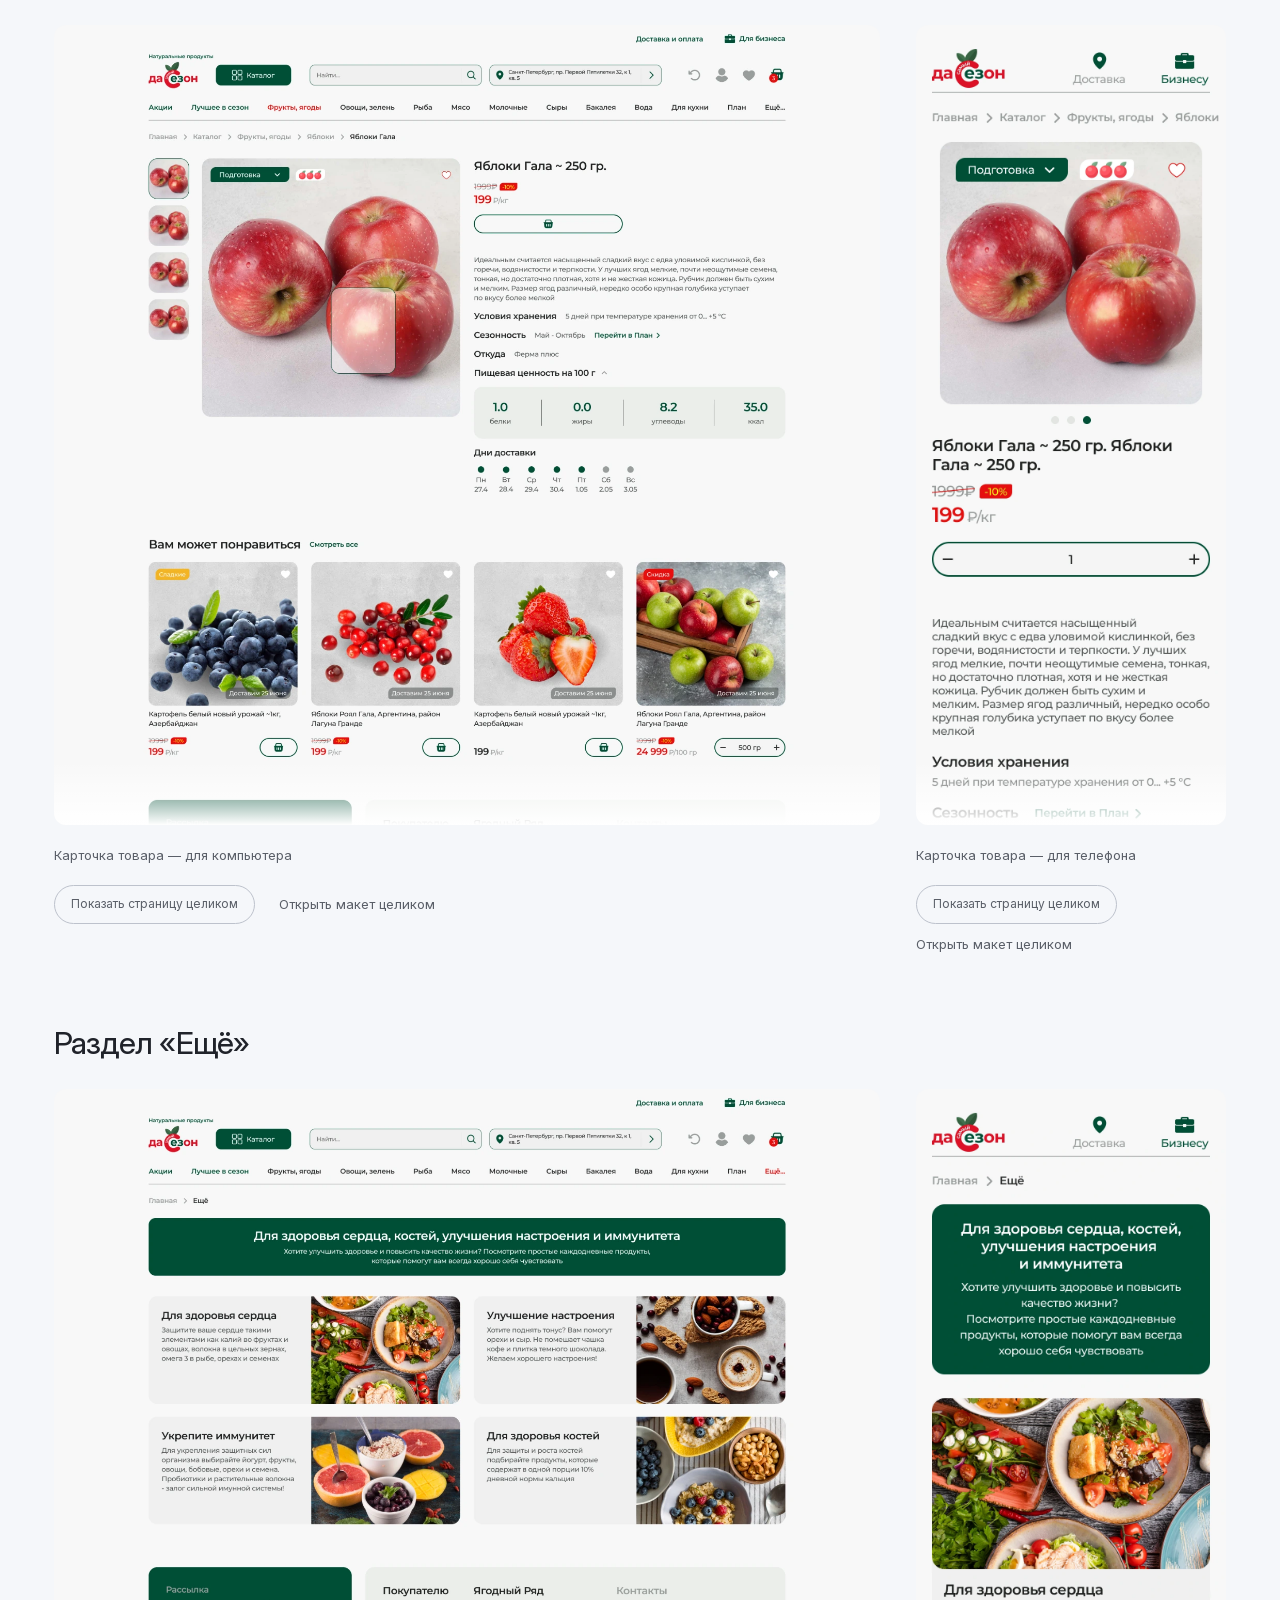
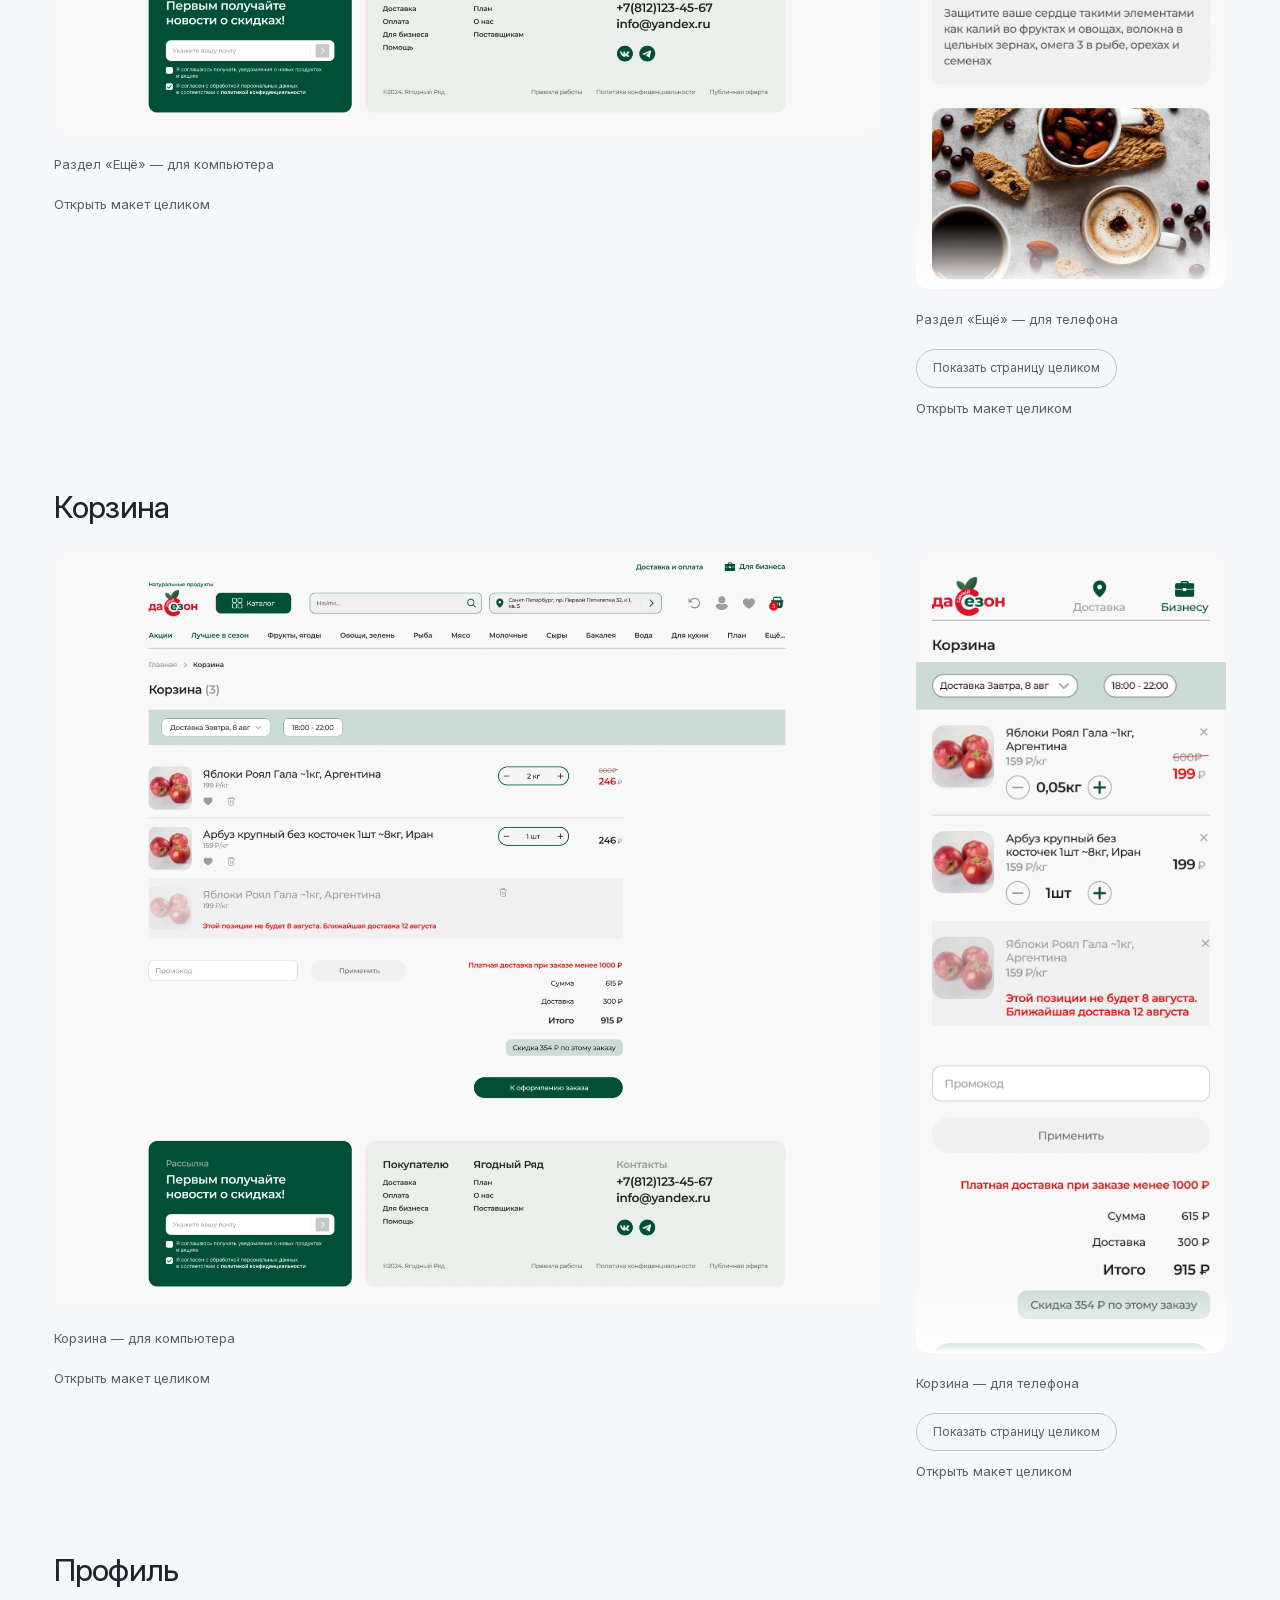
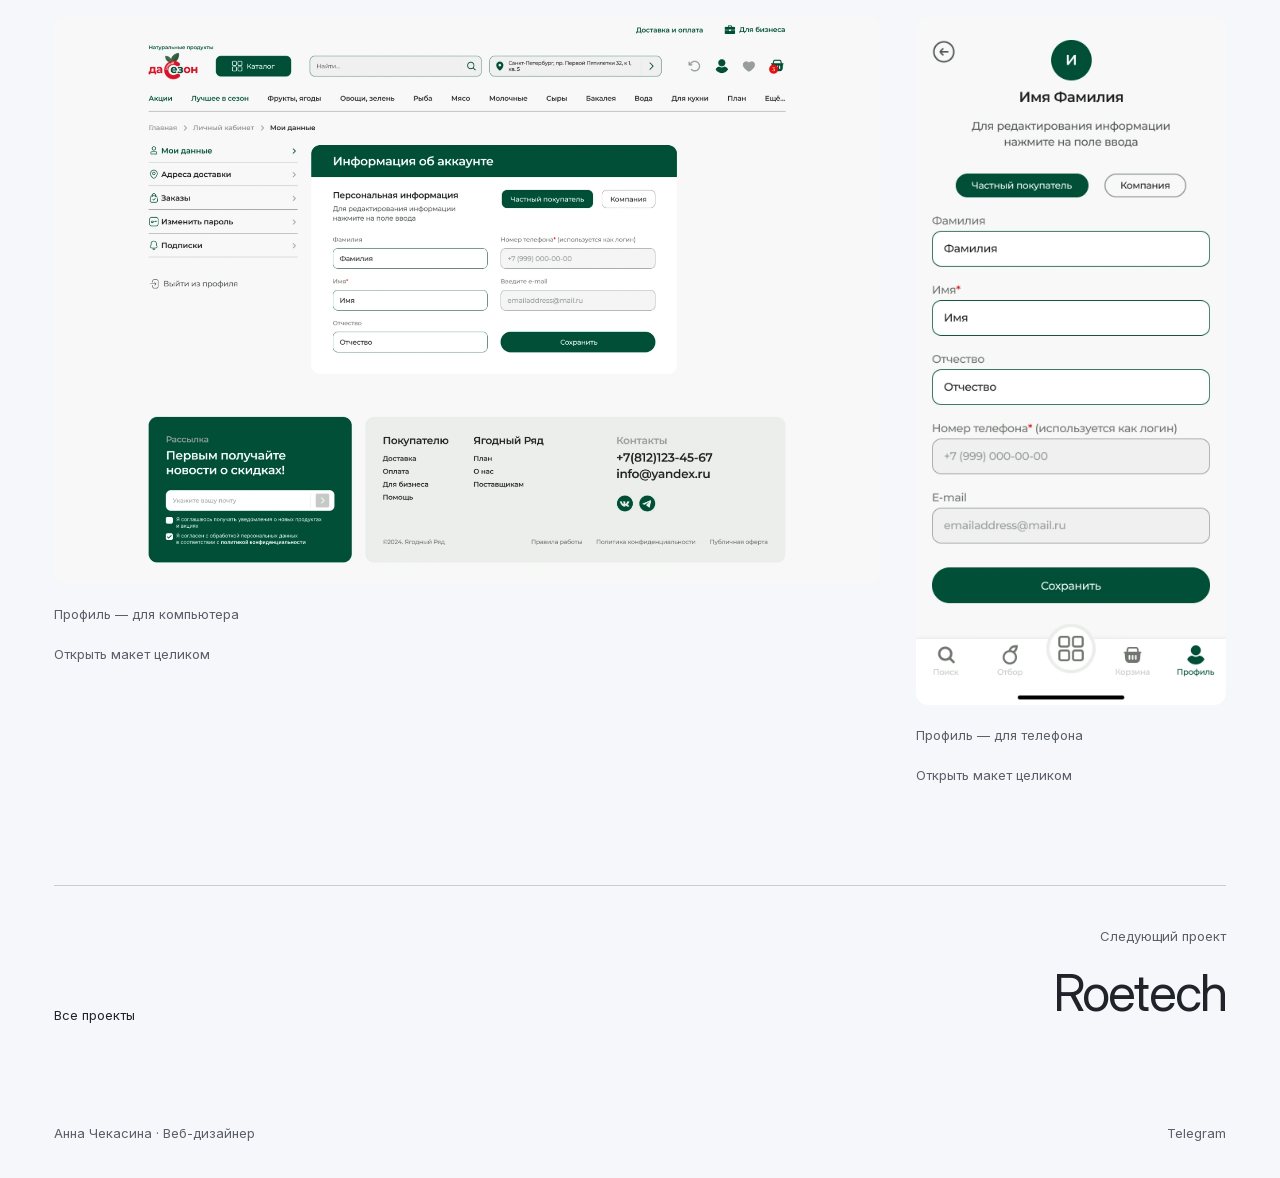
<file: Проекты/ДаСезон-сайт.html>
<!doctype html>
<html lang="ru"><head><meta charset="utf-8"><meta http-equiv="Content-Security-Policy" content="default-src 'none'; script-src 'self'; style-src 'self' 'unsafe-inline'; img-src 'self' data:; font-src 'self'; connect-src 'none'; object-src 'none'; base-uri 'none'; form-action 'none'; frame-src 'none'; worker-src 'none'"><meta name="viewport" content="width=device-width,initial-scale=1"><title>ДаСезон — Интернет-магазин · Адаптивный дизайн — Анна Чекасина</title><meta name="description" content="Интернет-магазин доставки сезонных и фермерских продуктов. Разработала дизайн сайта: каталог, карточки товаров, корзину и личный кабинет. Подготовила версии для компьютера и телефона. Позже сайт стал основой для дизайна мобильного приложения."><meta name="theme-color" content="#f5f7fa"><link rel="icon" href="data:image/svg+xml,%3Csvg xmlns='http://www.w3.org/2000/svg' viewBox='0 0 64 64'%3E%3Ctext y='46' font-size='40'%3EАЧ%3C/text%3E%3C/svg%3E"><link rel="preload" href="../Материалы/InterVariable.woff2" as="font" type="font/woff2" crossorigin><link rel="stylesheet" href="../стили-87620942b891.css"><script src="../сценарии-9a3dac808d88.js" defer></script></head>
<body class="case-page"><header class="header case-header"><a class="identity" href="../index.html">Анна Чекасина</a><a class="back-to-projects" href="../index.html#projects"> Все проекты</a></header>
<main class="case-main"><div class="case-intro"><p class="case-type">Интернет‑магазин · Адаптивный дизайн</p><h1>ДаСезон</h1><div class="case-summary"><p class="case-about">Интернет‑магазин доставки сезонных и фермерских продуктов.</p><div class="case-role"><h2>Моя работа</h2><p>Разработала дизайн сайта: каталог, карточки товаров, корзину и личный кабинет. Подготовила версии для компьютера и телефона. Позже сайт стал основой для дизайна мобильного приложения.</p></div></div></div>
<nav class="case-content-nav" aria-label="Разделы проекта"><a href="#figma">Обзор в Figma </a><a href="#layouts">Макеты страниц </a></nav>
<div class="project-visual browser-cover " style="--project-bg:#d7e6df"><div class="browser-frame"><div class="browser-bar" aria-hidden="true"><i></i><i></i><i></i><span></span></div><img src="../Материалы/Проекты/ДаСезон-сайт-обложка.webp" alt="Главная страница — ДаСезон" loading="eager" decoding="async" width="1200" height="804"></div></div>
<section class="case-overview" id="figma" aria-labelledby="figma-title"><div class="case-overview-heading"><h2 id="figma-title">Проект в Figma</h2><p>Общий холст с каталогом, карточками товаров, корзиной, личным кабинетом и информационными страницами в нескольких размерах.</p></div><div class="case-overview-grid"><figure class="case-figure"><a  class="case-overview-image" href="../Материалы/Проекты/ДаСезон-сайт-обзор.jpg" target="_blank" rel="noopener" aria-label="Страницы интернет-магазина, состояния и адаптивные версии: увеличить скриншот"><img src="../Материалы/Проекты/ДаСезон-сайт-обзор.jpg" alt="Страницы интернет-магазина, состояния и адаптивные версии" width="1176" height="928" loading="lazy" decoding="async"></a><figcaption><span>Страницы интернет‑магазина, состояния и адаптивные версии</span><div class="case-image-actions"><a href="../Материалы/Проекты/ДаСезон-сайт-обзор.jpg" target="_blank" rel="noopener">Увеличить скриншот </a></div></figcaption></figure></div></section>
<section class="case-gallery" id="layouts" aria-labelledby="layouts-title"><div class="case-overview-heading"><h2 id="layouts-title">Макеты страниц</h2><p>Длинные страницы можно раскрыть целиком. Любой макет открывается отдельно для подробного просмотра.</p></div><section class="case-group" aria-labelledby="group-0"><h3 id="group-0">Главная страница</h3><div class="case-layout-grid case-layout-responsive"><figure class="case-figure case-layout"><a id="layout-0-0" class="case-image-link" href="../Материалы/Проекты/ДаСезон-сайт-главная-компьютер.webp" target="_blank" rel="noopener" aria-label="Главная страница — для компьютера: открыть макет целиком"><img src="../Материалы/Проекты/ДаСезон-сайт-главная-компьютер.webp" alt="Главная страница — для компьютера" width="1600" height="4129" loading="lazy" decoding="async"></a><figcaption><span>Главная страница — для компьютера</span><div class="case-image-actions"><button class="case-expand" type="button" aria-expanded="false" aria-controls="layout-0-0" hidden>Показать страницу целиком</button><a href="../Материалы/Проекты/ДаСезон-сайт-главная-компьютер.webp" target="_blank" rel="noopener">Открыть макет целиком </a></div></figcaption></figure>
<figure class="case-figure case-layout"><a id="layout-0-1" class="case-image-link" href="../Материалы/Проекты/ДаСезон-сайт-главная-телефон.webp" target="_blank" rel="noopener" aria-label="Главная страница — для телефона: открыть макет целиком"><img src="../Материалы/Проекты/ДаСезон-сайт-главная-телефон.webp" alt="Главная страница — для телефона" width="780" height="6774" loading="lazy" decoding="async"></a><figcaption><span>Главная страница — для телефона</span><div class="case-image-actions"><button class="case-expand" type="button" aria-expanded="false" aria-controls="layout-0-1" hidden>Показать страницу целиком</button><a href="../Материалы/Проекты/ДаСезон-сайт-главная-телефон.webp" target="_blank" rel="noopener">Открыть макет целиком </a></div></figcaption></figure></div></section>
<section class="case-group" aria-labelledby="group-1"><h3 id="group-1">Каталог продуктов</h3><div class="case-layout-grid case-layout-responsive"><figure class="case-figure case-layout"><a id="layout-1-0" class="case-image-link" href="../Материалы/Проекты/ДаСезон-сайт-каталог-компьютер.webp" target="_blank" rel="noopener" aria-label="Каталог продуктов — для компьютера: открыть макет целиком"><img src="../Материалы/Проекты/ДаСезон-сайт-каталог-компьютер.webp" alt="Каталог продуктов — для компьютера" width="1600" height="2628" loading="lazy" decoding="async"></a><figcaption><span>Каталог продуктов — для компьютера</span><div class="case-image-actions"><button class="case-expand" type="button" aria-expanded="false" aria-controls="layout-1-0" hidden>Показать страницу целиком</button><a href="../Материалы/Проекты/ДаСезон-сайт-каталог-компьютер.webp" target="_blank" rel="noopener">Открыть макет целиком </a></div></figcaption></figure>
<figure class="case-figure case-layout"><a id="layout-1-1" class="case-image-link" href="../Материалы/Проекты/ДаСезон-сайт-каталог-телефон.webp" target="_blank" rel="noopener" aria-label="Каталог продуктов — для телефона: открыть макет целиком"><img src="../Материалы/Проекты/ДаСезон-сайт-каталог-телефон.webp" alt="Каталог продуктов — для телефона" width="780" height="3548" loading="lazy" decoding="async"></a><figcaption><span>Каталог продуктов — для телефона</span><div class="case-image-actions"><button class="case-expand" type="button" aria-expanded="false" aria-controls="layout-1-1" hidden>Показать страницу целиком</button><a href="../Материалы/Проекты/ДаСезон-сайт-каталог-телефон.webp" target="_blank" rel="noopener">Открыть макет целиком </a></div></figcaption></figure></div></section>
<section class="case-group" aria-labelledby="group-2"><h3 id="group-2">Карточка товара</h3><div class="case-layout-grid case-layout-responsive"><figure class="case-figure case-layout"><a id="layout-2-0" class="case-image-link" href="../Материалы/Проекты/ДаСезон-сайт-товар-компьютер.webp" target="_blank" rel="noopener" aria-label="Карточка товара — для компьютера: открыть макет целиком"><img src="../Материалы/Проекты/ДаСезон-сайт-товар-компьютер.webp" alt="Карточка товара — для компьютера" width="1600" height="1823" loading="lazy" decoding="async"></a><figcaption><span>Карточка товара — для компьютера</span><div class="case-image-actions"><button class="case-expand" type="button" aria-expanded="false" aria-controls="layout-2-0" hidden>Показать страницу целиком</button><a href="../Материалы/Проекты/ДаСезон-сайт-товар-компьютер.webp" target="_blank" rel="noopener">Открыть макет целиком </a></div></figcaption></figure>
<figure class="case-figure case-layout"><a id="layout-2-1" class="case-image-link" href="../Материалы/Проекты/ДаСезон-сайт-товар-телефон.webp" target="_blank" rel="noopener" aria-label="Карточка товара — для телефона: открыть макет целиком"><img src="../Материалы/Проекты/ДаСезон-сайт-товар-телефон.webp" alt="Карточка товара — для телефона" width="780" height="3522" loading="lazy" decoding="async"></a><figcaption><span>Карточка товара — для телефона</span><div class="case-image-actions"><button class="case-expand" type="button" aria-expanded="false" aria-controls="layout-2-1" hidden>Показать страницу целиком</button><a href="../Материалы/Проекты/ДаСезон-сайт-товар-телефон.webp" target="_blank" rel="noopener">Открыть макет целиком </a></div></figcaption></figure></div></section>
<section class="case-group" aria-labelledby="group-3"><h3 id="group-3">Раздел «Ещё»</h3><div class="case-layout-grid case-layout-responsive"><figure class="case-figure case-layout"><a id="layout-3-0" class="case-image-link" href="../Материалы/Проекты/ДаСезон-сайт-ещё-компьютер.webp" target="_blank" rel="noopener" aria-label="Раздел «Ещё» — для компьютера: открыть макет целиком"><img src="../Материалы/Проекты/ДаСезон-сайт-ещё-компьютер.webp" alt="Раздел «Ещё» — для компьютера" width="1600" height="1250" loading="lazy" decoding="async"></a><figcaption><span>Раздел «Ещё» — для компьютера</span><div class="case-image-actions"><button class="case-expand" type="button" aria-expanded="false" aria-controls="layout-3-0" hidden>Показать страницу целиком</button><a href="../Материалы/Проекты/ДаСезон-сайт-ещё-компьютер.webp" target="_blank" rel="noopener">Открыть макет целиком </a></div></figcaption></figure>
<figure class="case-figure case-layout"><a id="layout-3-1" class="case-image-link" href="../Материалы/Проекты/ДаСезон-сайт-ещё-телефон.webp" target="_blank" rel="noopener" aria-label="Раздел «Ещё» — для телефона: открыть макет целиком"><img src="../Материалы/Проекты/ДаСезон-сайт-ещё-телефон.webp" alt="Раздел «Ещё» — для телефона" width="780" height="4076" loading="lazy" decoding="async"></a><figcaption><span>Раздел «Ещё» — для телефона</span><div class="case-image-actions"><button class="case-expand" type="button" aria-expanded="false" aria-controls="layout-3-1" hidden>Показать страницу целиком</button><a href="../Материалы/Проекты/ДаСезон-сайт-ещё-телефон.webp" target="_blank" rel="noopener">Открыть макет целиком </a></div></figcaption></figure></div></section>
<section class="case-group" aria-labelledby="group-4"><h3 id="group-4">Корзина</h3><div class="case-layout-grid case-layout-responsive"><figure class="case-figure case-layout"><a id="layout-4-0" class="case-image-link" href="../Материалы/Проекты/ДаСезон-сайт-корзина-компьютер.webp" target="_blank" rel="noopener" aria-label="Корзина — для компьютера: открыть макет целиком"><img src="../Материалы/Проекты/ДаСезон-сайт-корзина-компьютер.webp" alt="Корзина — для компьютера" width="1600" height="1462" loading="lazy" decoding="async"></a><figcaption><span>Корзина — для компьютера</span><div class="case-image-actions"><button class="case-expand" type="button" aria-expanded="false" aria-controls="layout-4-0" hidden>Показать страницу целиком</button><a href="../Материалы/Проекты/ДаСезон-сайт-корзина-компьютер.webp" target="_blank" rel="noopener">Открыть макет целиком </a></div></figcaption></figure>
<figure class="case-figure case-layout"><a id="layout-4-1" class="case-image-link" href="../Материалы/Проекты/ДаСезон-сайт-корзина-телефон.webp" target="_blank" rel="noopener" aria-label="Корзина — для телефона: открыть макет целиком"><img src="../Материалы/Проекты/ДаСезон-сайт-корзина-телефон.webp" alt="Корзина — для телефона" width="780" height="2348" loading="lazy" decoding="async"></a><figcaption><span>Корзина — для телефона</span><div class="case-image-actions"><button class="case-expand" type="button" aria-expanded="false" aria-controls="layout-4-1" hidden>Показать страницу целиком</button><a href="../Материалы/Проекты/ДаСезон-сайт-корзина-телефон.webp" target="_blank" rel="noopener">Открыть макет целиком </a></div></figcaption></figure></div></section>
<section class="case-group" aria-labelledby="group-5"><h3 id="group-5">Профиль</h3><div class="case-layout-grid case-layout-responsive"><figure class="case-figure case-layout"><a id="layout-5-0" class="case-image-link" href="../Материалы/Проекты/ДаСезон-сайт-профиль-компьютер.webp" target="_blank" rel="noopener" aria-label="Профиль — для компьютера: открыть макет целиком"><img src="../Материалы/Проекты/ДаСезон-сайт-профиль-компьютер.webp" alt="Профиль — для компьютера" width="1600" height="1099" loading="lazy" decoding="async"></a><figcaption><span>Профиль — для компьютера</span><div class="case-image-actions"><button class="case-expand" type="button" aria-expanded="false" aria-controls="layout-5-0" hidden>Показать страницу целиком</button><a href="../Материалы/Проекты/ДаСезон-сайт-профиль-компьютер.webp" target="_blank" rel="noopener">Открыть макет целиком </a></div></figcaption></figure>
<figure class="case-figure case-layout"><a id="layout-5-1" class="case-image-link" href="../Материалы/Проекты/ДаСезон-сайт-профиль-телефон.webp" target="_blank" rel="noopener" aria-label="Профиль — для телефона: открыть макет целиком"><img src="../Материалы/Проекты/ДаСезон-сайт-профиль-телефон.webp" alt="Профиль — для телефона" width="780" height="1732" loading="lazy" decoding="async"></a><figcaption><span>Профиль — для телефона</span><div class="case-image-actions"><button class="case-expand" type="button" aria-expanded="false" aria-controls="layout-5-1" hidden>Показать страницу целиком</button><a href="../Материалы/Проекты/ДаСезон-сайт-профиль-телефон.webp" target="_blank" rel="noopener">Открыть макет целиком </a></div></figcaption></figure></div></section></section>
<nav class="case-next" aria-label="Другие проекты"><a href="../index.html#projects">Все проекты</a><a href="Roetech.html"><small>Следующий проект</small><span>Roetech </span></a></nav>
</main><footer class="case-footer"><span>Анна Чекасина · Веб-дизайнер</span><a href="https://t.me/annachekasina" target="_blank" rel="noopener">Telegram </a></footer></body></html>
</file>
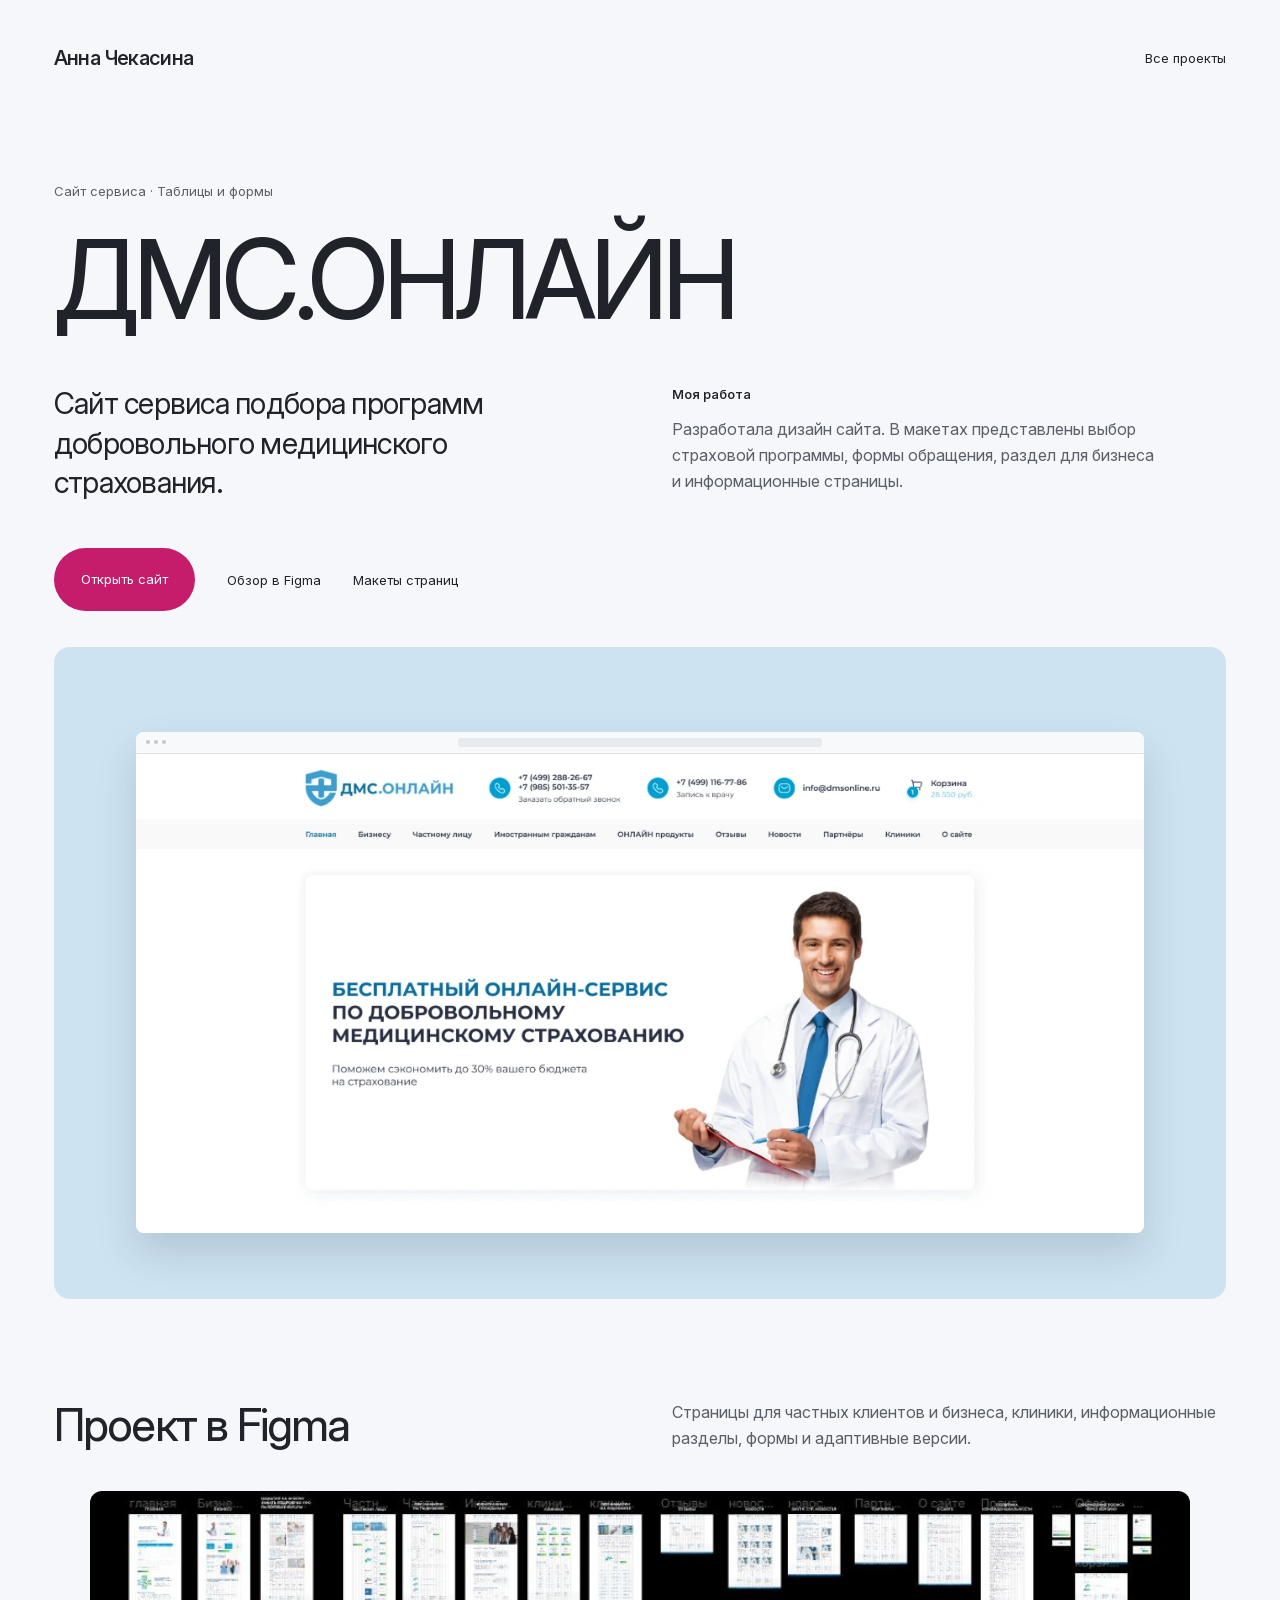
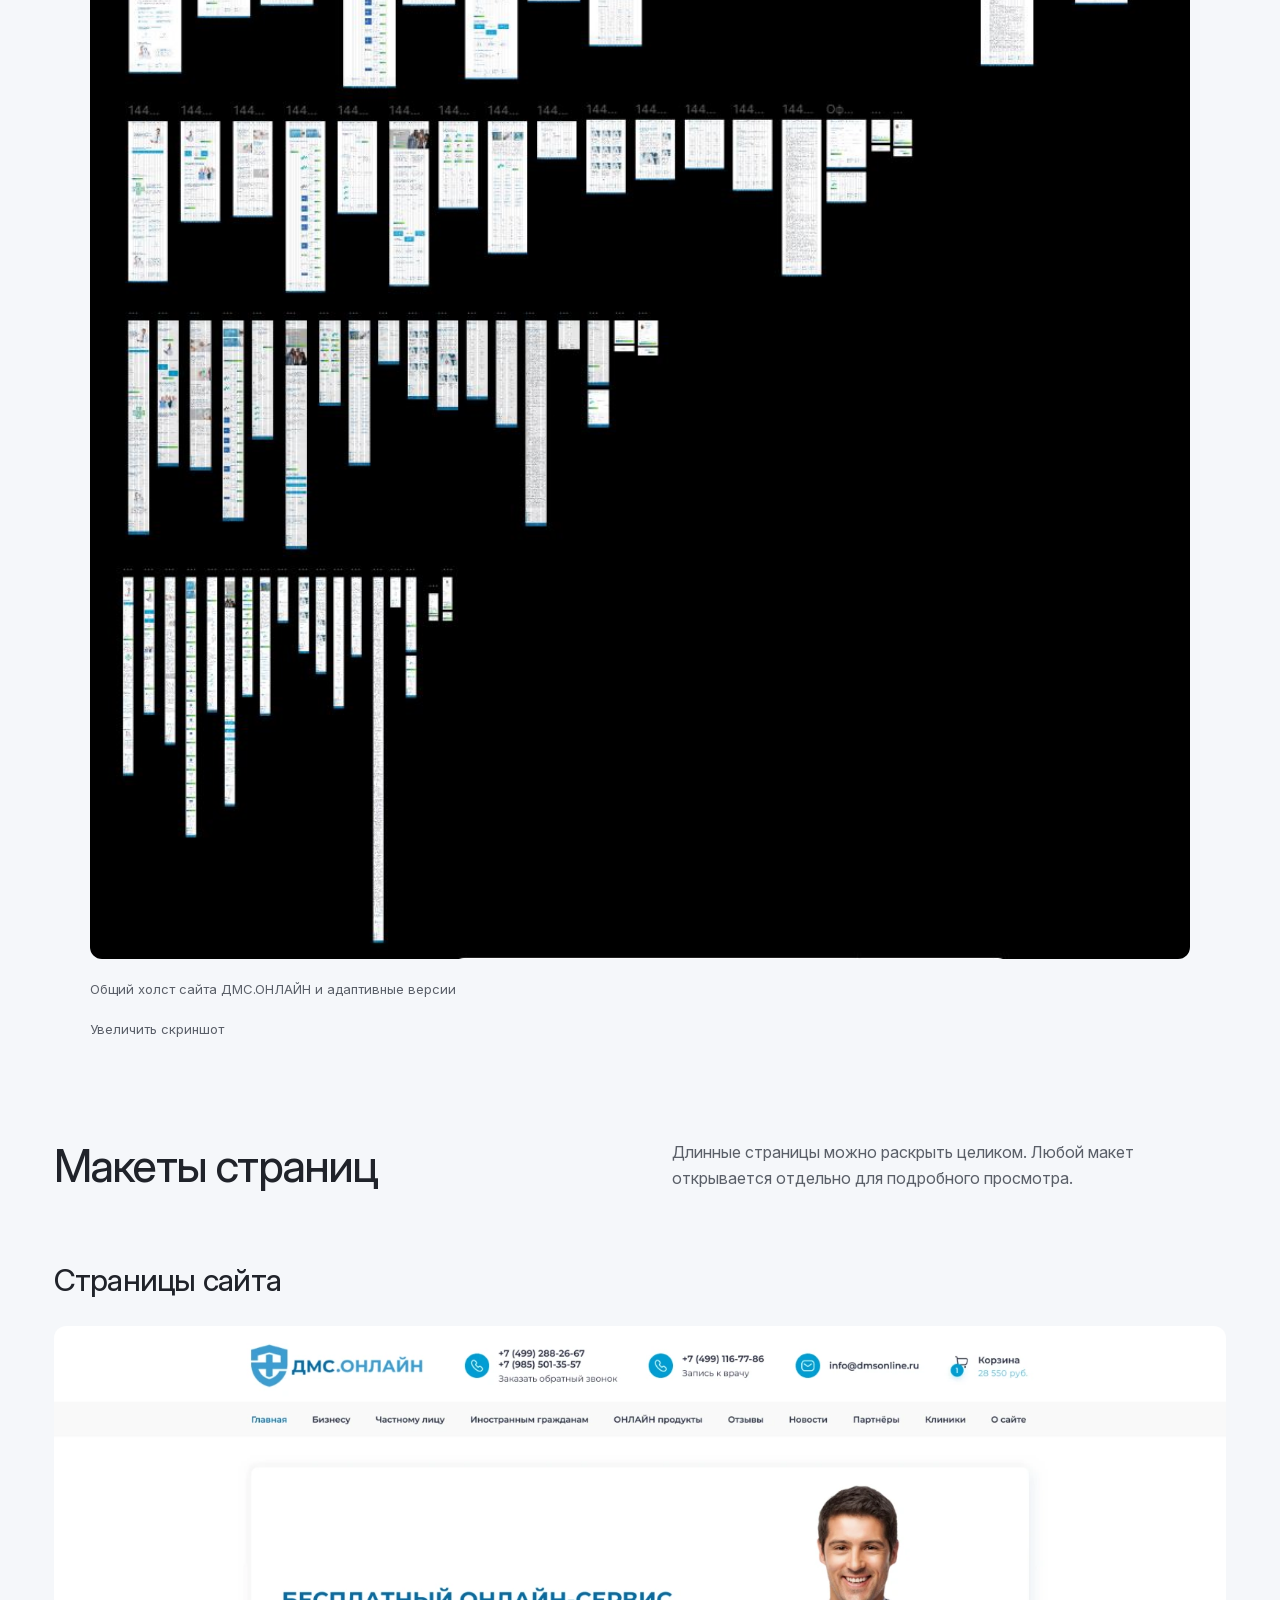
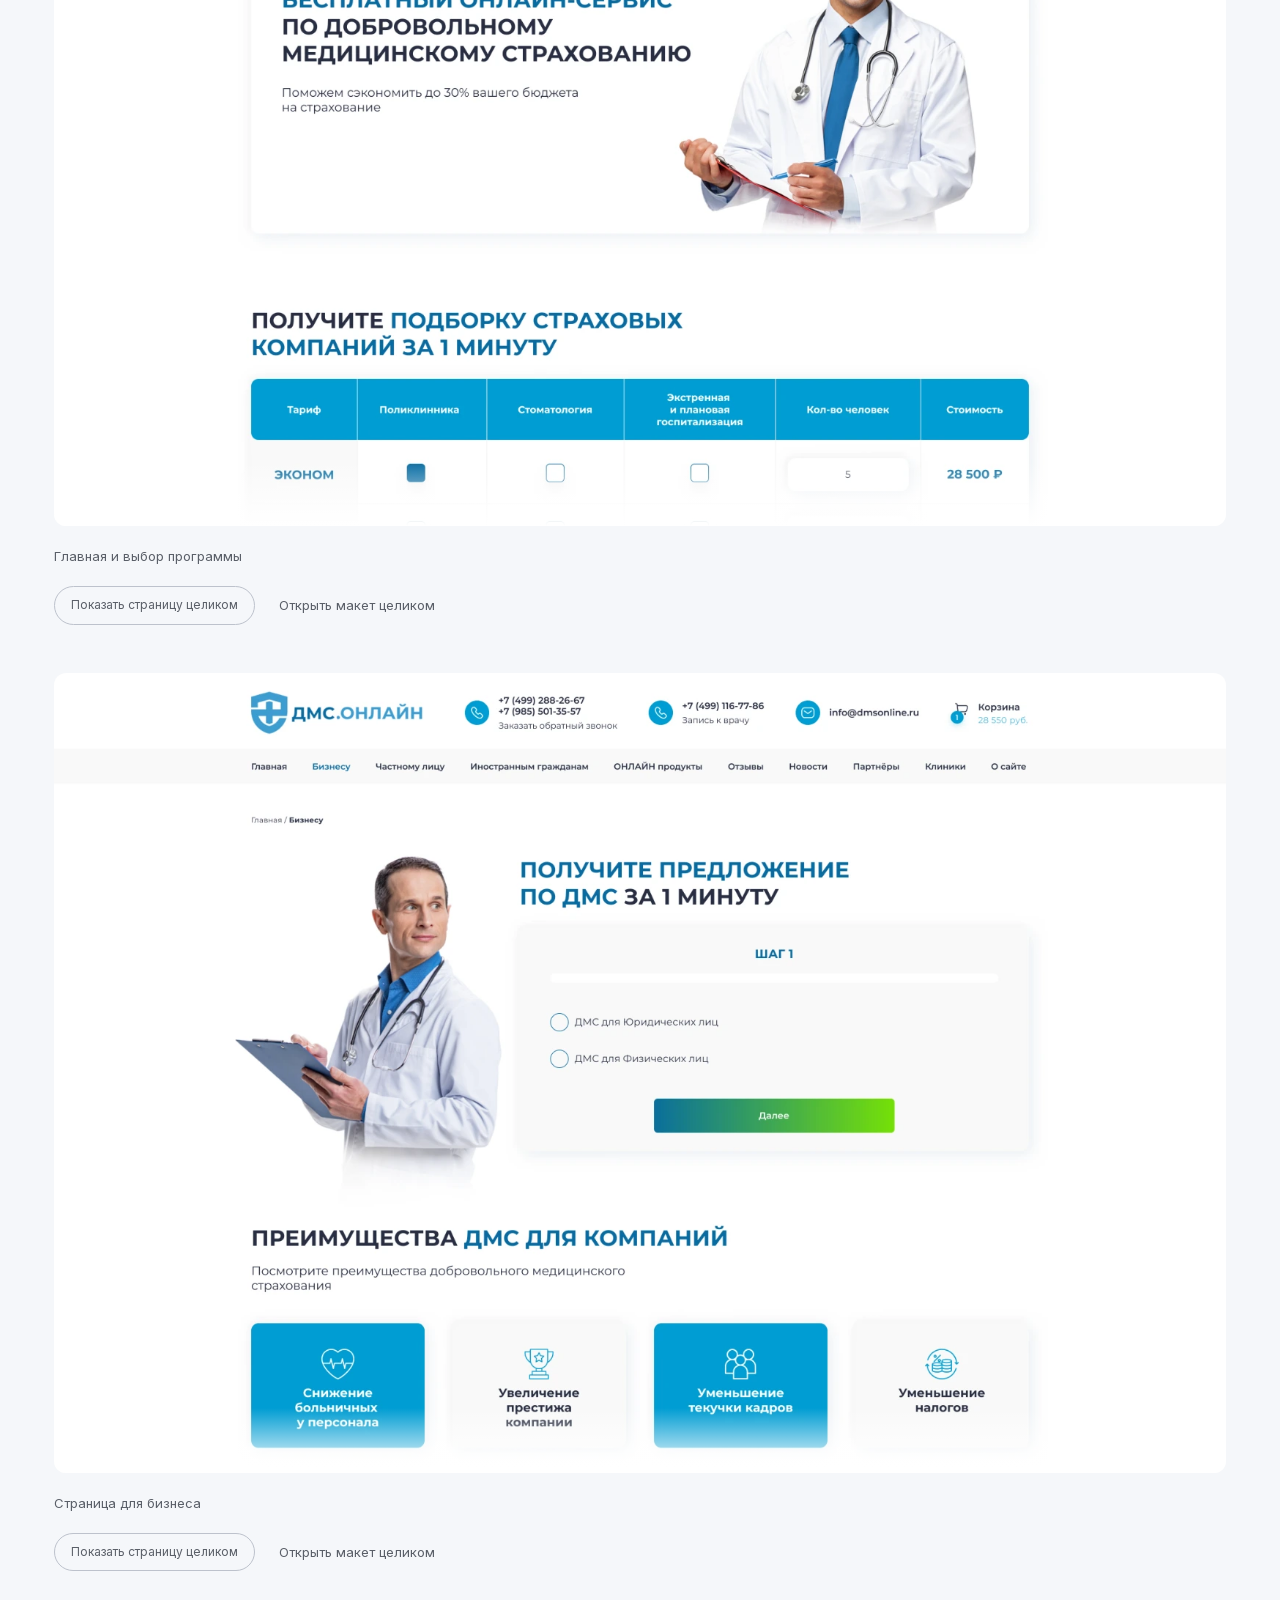
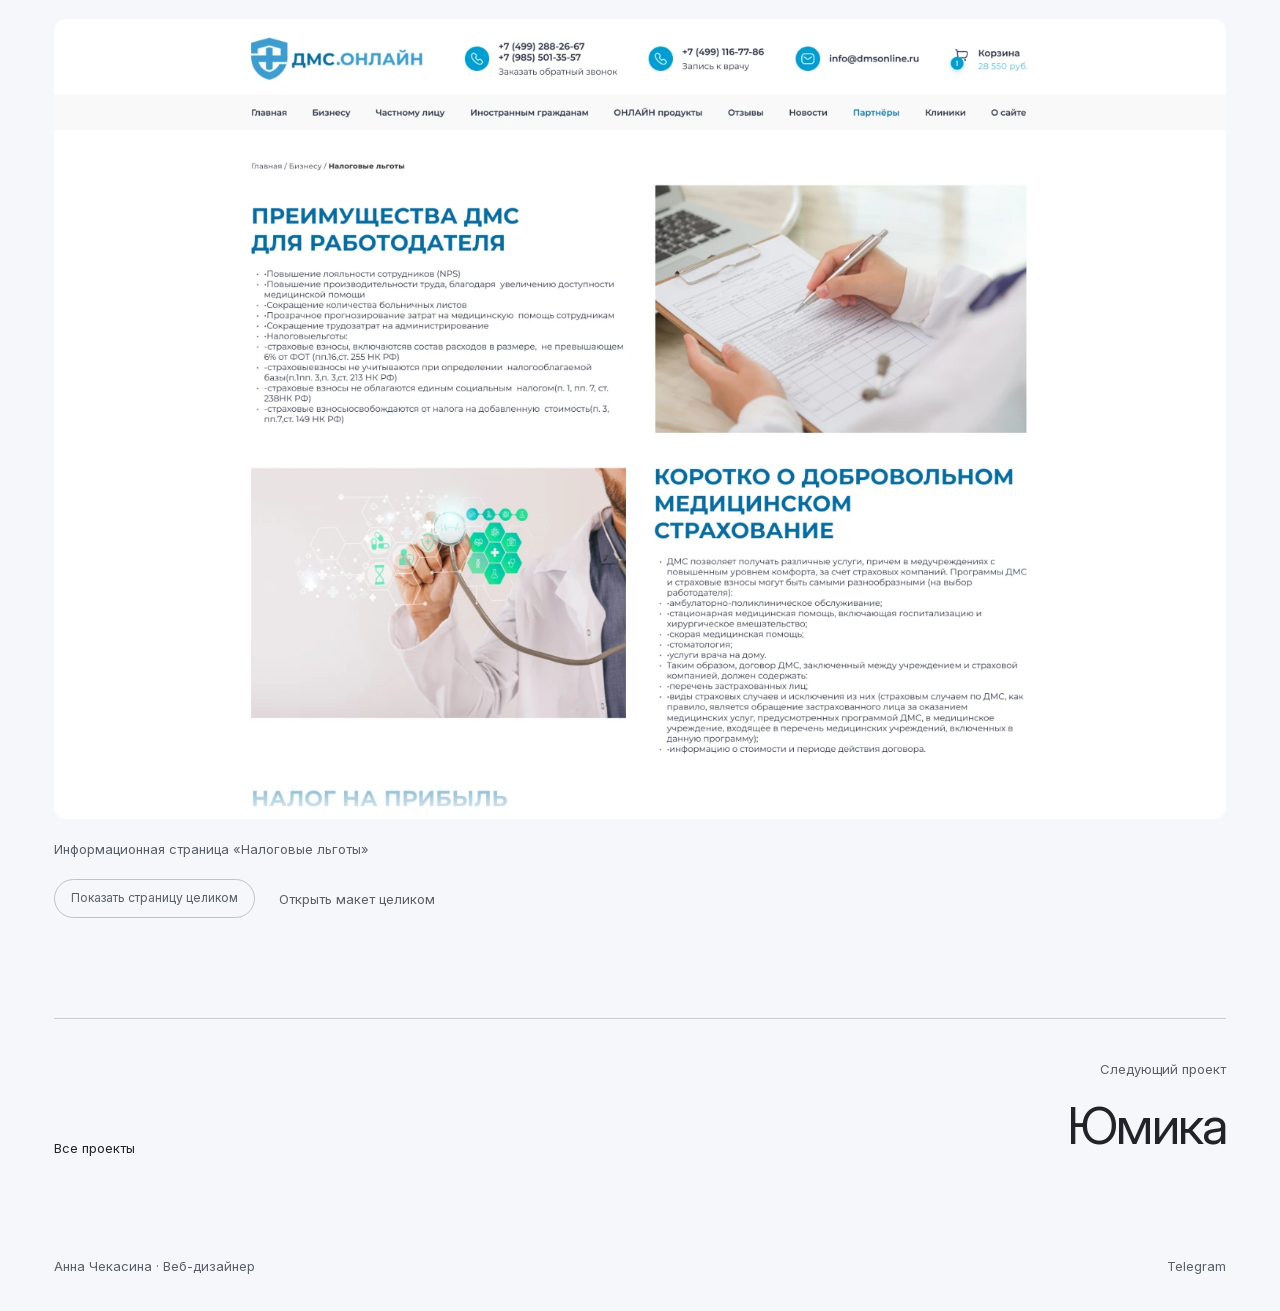
<file: Проекты/ДМС-онлайн.html>
<!doctype html>
<html lang="ru"><head><meta charset="utf-8"><meta http-equiv="Content-Security-Policy" content="default-src 'none'; script-src 'self'; style-src 'self' 'unsafe-inline'; img-src 'self' data:; font-src 'self'; connect-src 'none'; object-src 'none'; base-uri 'none'; form-action 'none'; frame-src 'none'; worker-src 'none'"><meta name="viewport" content="width=device-width,initial-scale=1"><title>ДМС.ОНЛАЙН — Сайт сервиса · Таблицы и формы — Анна Чекасина</title><meta name="description" content="Сайт сервиса подбора программ добровольного медицинского страхования. Разработала дизайн сайта. В макетах представлены выбор страховой программы, формы обращения, раздел для бизнеса и информационные страницы."><meta name="theme-color" content="#f5f7fa"><link rel="icon" href="data:image/svg+xml,%3Csvg xmlns='http://www.w3.org/2000/svg' viewBox='0 0 64 64'%3E%3Ctext y='46' font-size='40'%3EАЧ%3C/text%3E%3C/svg%3E"><link rel="preload" href="../Материалы/InterVariable.woff2" as="font" type="font/woff2" crossorigin><link rel="stylesheet" href="../стили-6a9125b0947c.css"><script src="../сценарии-9a3dac808d88.js" defer></script></head>
<body class="case-page"><header class="header case-header"><a class="identity" href="../index.html">Анна Чекасина</a><a class="back-to-projects" href="../index.html#projects"> Все проекты</a></header>
<main class="case-main"><div class="case-intro"><p class="case-type">Сайт сервиса · Таблицы и формы</p><h1>ДМС.ОНЛАЙН</h1><div class="case-summary"><p class="case-about">Сайт сервиса подбора программ добровольного медицинского страхования.</p><div class="case-role"><h2>Моя работа</h2><p>Разработала дизайн сайта. В макетах представлены выбор страховой программы, формы обращения, раздел для бизнеса и информационные страницы.</p></div></div></div>
<nav class="case-content-nav" aria-label="Разделы проекта"><a class="primary case-live-link" href="https://дмс.онлайн/" target="_blank" rel="noopener noreferrer"><span class="button-label">Открыть сайт</span></a><a href="#figma">Обзор в Figma </a><a href="#layouts">Макеты страниц </a></nav>
<div class="project-visual browser-cover " style="--project-bg:#cee3f2"><div class="browser-frame"><div class="browser-bar" aria-hidden="true"><i></i><i></i><i></i><span></span></div><img src="../Материалы/Проекты/ДМС-главная-обложка.webp" alt="Главная и выбор программы — ДМС.ОНЛАЙН" loading="eager" decoding="async" width="1200" height="804"></div></div>
<section class="case-overview" id="figma" aria-labelledby="figma-title"><div class="case-overview-heading"><h2 id="figma-title">Проект в Figma</h2><p>Страницы для частных клиентов и бизнеса, клиники, информационные разделы, формы и адаптивные версии.</p></div><div class="case-overview-grid"><figure class="case-figure"><a  class="case-overview-image" href="../Материалы/Проекты/ДМС-обзор.jpg" target="_blank" rel="noopener" aria-label="Общий холст сайта ДМС.ОНЛАЙН и адаптивные версии: увеличить скриншот"><img src="../Материалы/Проекты/ДМС-обзор.jpg" alt="Общий холст сайта ДМС.ОНЛАЙН и адаптивные версии" width="1004" height="975" loading="lazy" decoding="async"></a><figcaption><span>Общий холст сайта ДМС.ОНЛАЙН и адаптивные версии</span><div class="case-image-actions"><a href="../Материалы/Проекты/ДМС-обзор.jpg" target="_blank" rel="noopener">Увеличить скриншот </a></div></figcaption></figure></div></section>
<section class="case-gallery" id="layouts" aria-labelledby="layouts-title"><div class="case-overview-heading"><h2 id="layouts-title">Макеты страниц</h2><p>Длинные страницы можно раскрыть целиком. Любой макет открывается отдельно для подробного просмотра.</p></div><section class="case-group" aria-labelledby="group-0"><h3 id="group-0">Страницы сайта</h3><div class="case-layout-grid case-layout-pages"><figure class="case-figure case-layout"><a id="layout-0-0" class="case-image-link" href="../Материалы/Проекты/ДМС-страница-главная.webp" target="_blank" rel="noopener" aria-label="Главная и выбор программы: открыть макет целиком"><img src="../Материалы/Проекты/ДМС-страница-главная.webp" alt="Главная и выбор программы" width="1600" height="4855" loading="lazy" decoding="async"></a><figcaption><span>Главная и выбор программы</span><div class="case-image-actions"><button class="case-expand" type="button" aria-expanded="false" aria-controls="layout-0-0" hidden>Показать страницу целиком</button><a href="../Материалы/Проекты/ДМС-страница-главная.webp" target="_blank" rel="noopener">Открыть макет целиком </a></div></figcaption></figure>
<figure class="case-figure case-layout"><a id="layout-0-1" class="case-image-link" href="../Материалы/Проекты/ДМС-страница-бизнесу.webp" target="_blank" rel="noopener" aria-label="Страница для бизнеса: открыть макет целиком"><img src="../Материалы/Проекты/ДМС-страница-бизнесу.webp" alt="Страница для бизнеса" width="1600" height="3158" loading="lazy" decoding="async"></a><figcaption><span>Страница для бизнеса</span><div class="case-image-actions"><button class="case-expand" type="button" aria-expanded="false" aria-controls="layout-0-1" hidden>Показать страницу целиком</button><a href="../Материалы/Проекты/ДМС-страница-бизнесу.webp" target="_blank" rel="noopener">Открыть макет целиком </a></div></figcaption></figure>
<figure class="case-figure case-layout"><a id="layout-0-2" class="case-image-link" href="../Материалы/Проекты/ДМС-страница-льготы.webp" target="_blank" rel="noopener" aria-label="Информационная страница «Налоговые льготы»: открыть макет целиком"><img src="../Материалы/Проекты/ДМС-страница-льготы.webp" alt="Информационная страница «Налоговые льготы»" width="1600" height="2796" loading="lazy" decoding="async"></a><figcaption><span>Информационная страница «Налоговые льготы»</span><div class="case-image-actions"><button class="case-expand" type="button" aria-expanded="false" aria-controls="layout-0-2" hidden>Показать страницу целиком</button><a href="../Материалы/Проекты/ДМС-страница-льготы.webp" target="_blank" rel="noopener">Открыть макет целиком </a></div></figcaption></figure></div></section></section>
<nav class="case-next" aria-label="Другие проекты"><a href="../index.html#projects">Все проекты</a><a href="Юмика.html"><small>Следующий проект</small><span>Юмика </span></a></nav>
</main><footer class="case-footer"><span>Анна Чекасина · Веб-дизайнер</span><a href="https://t.me/annachekasina" target="_blank" rel="noopener">Telegram </a></footer></body></html>
</file>
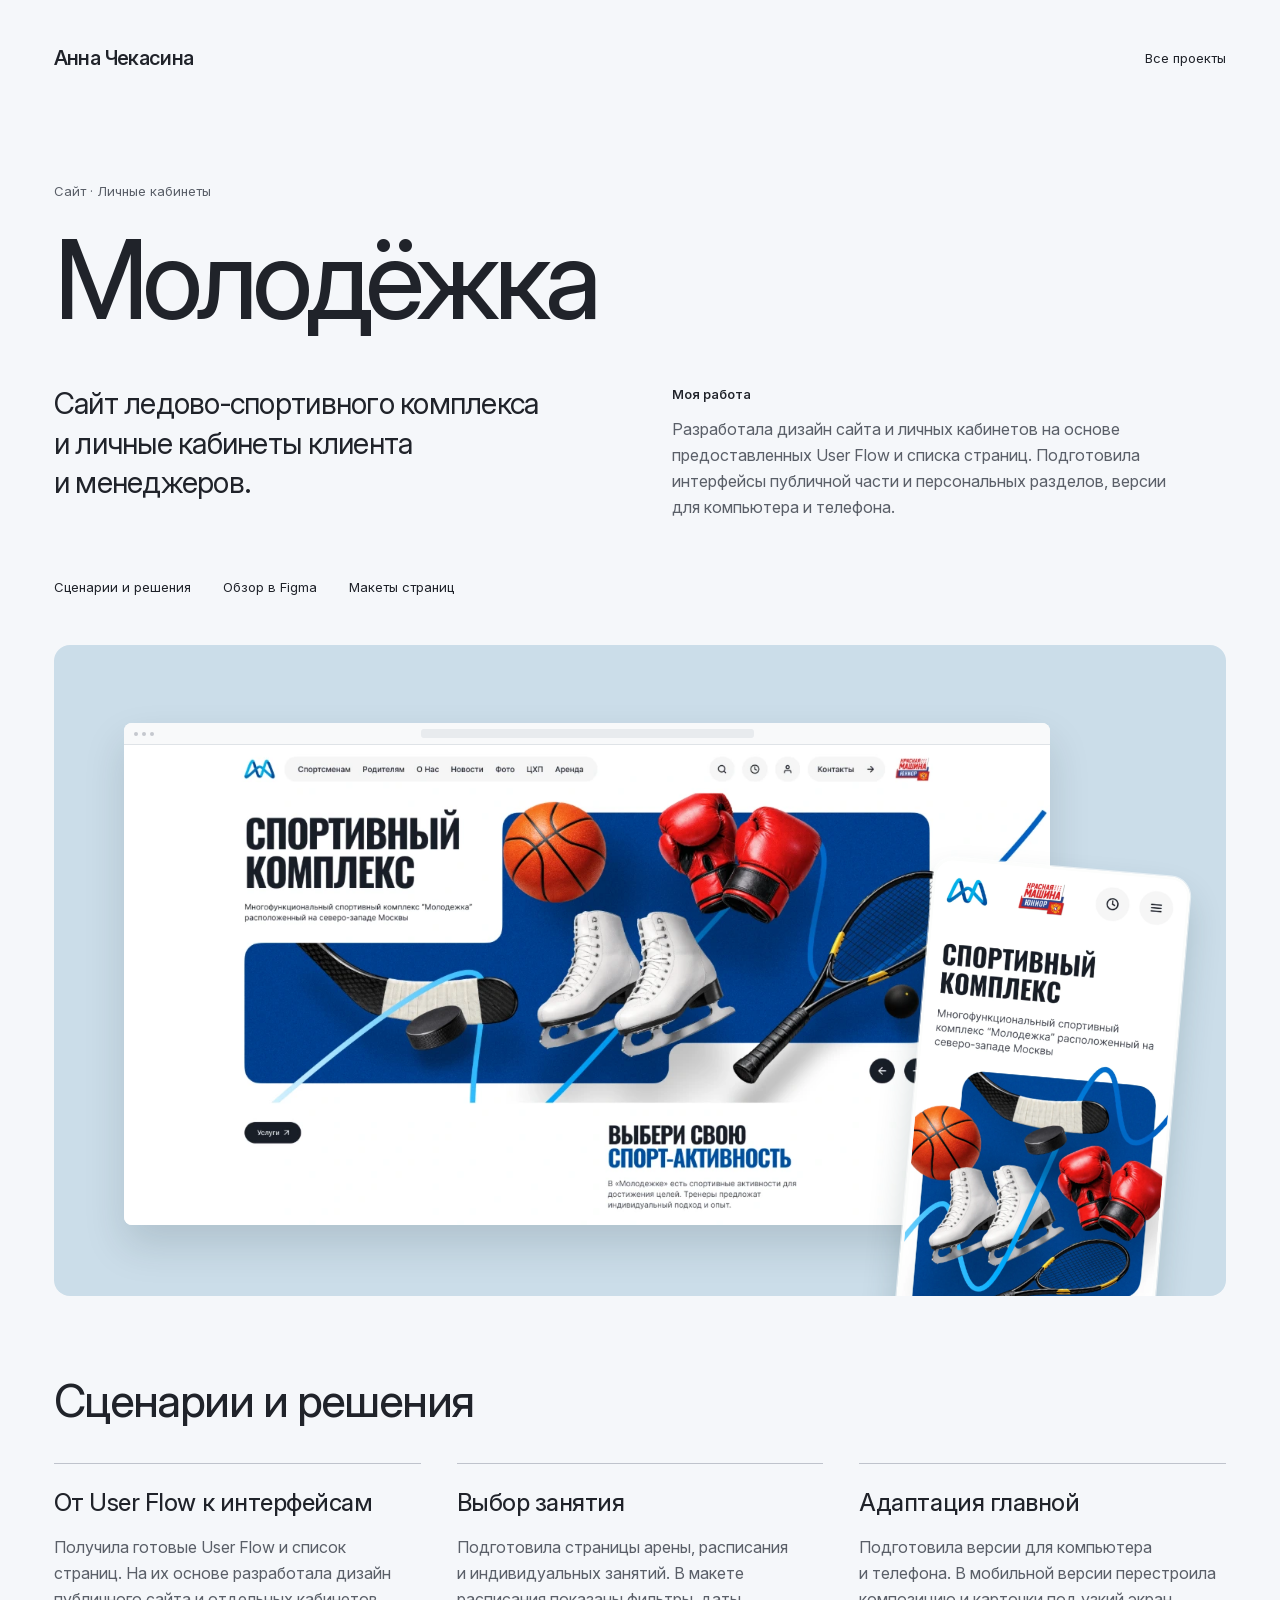
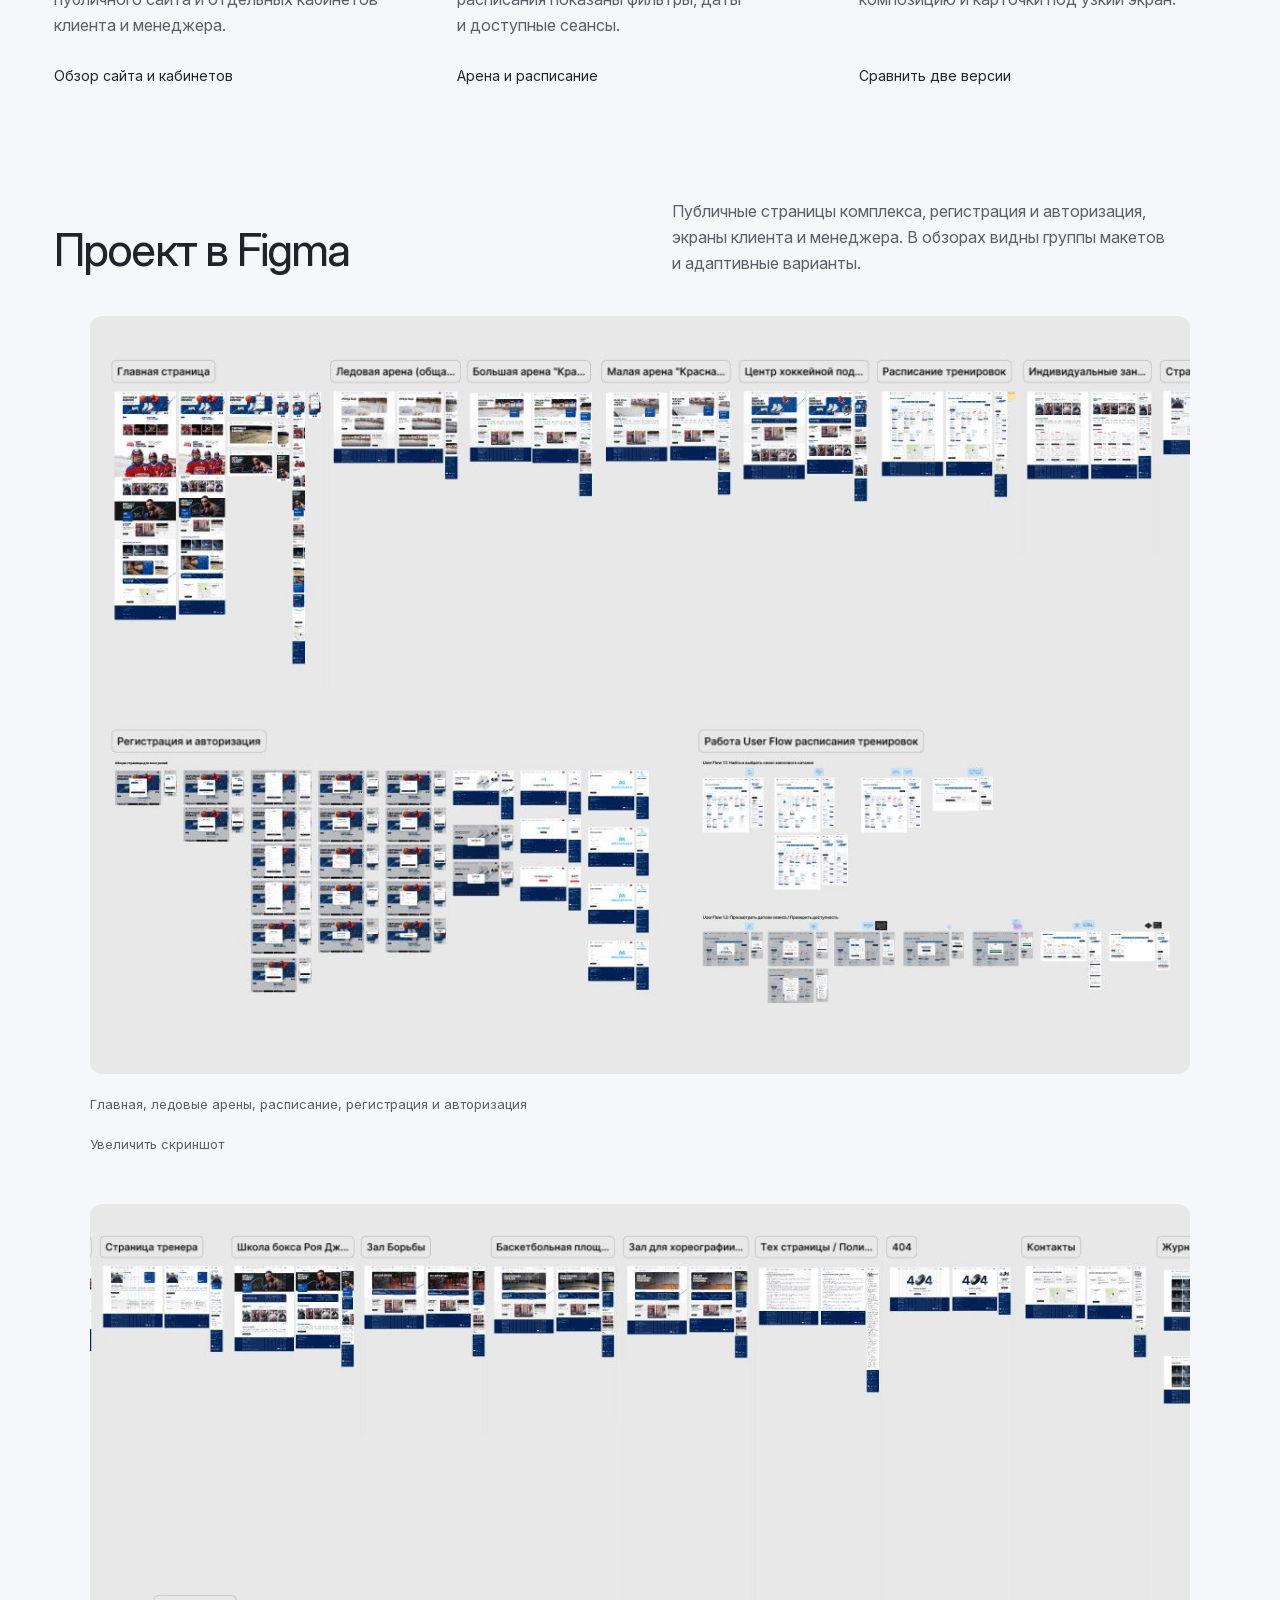
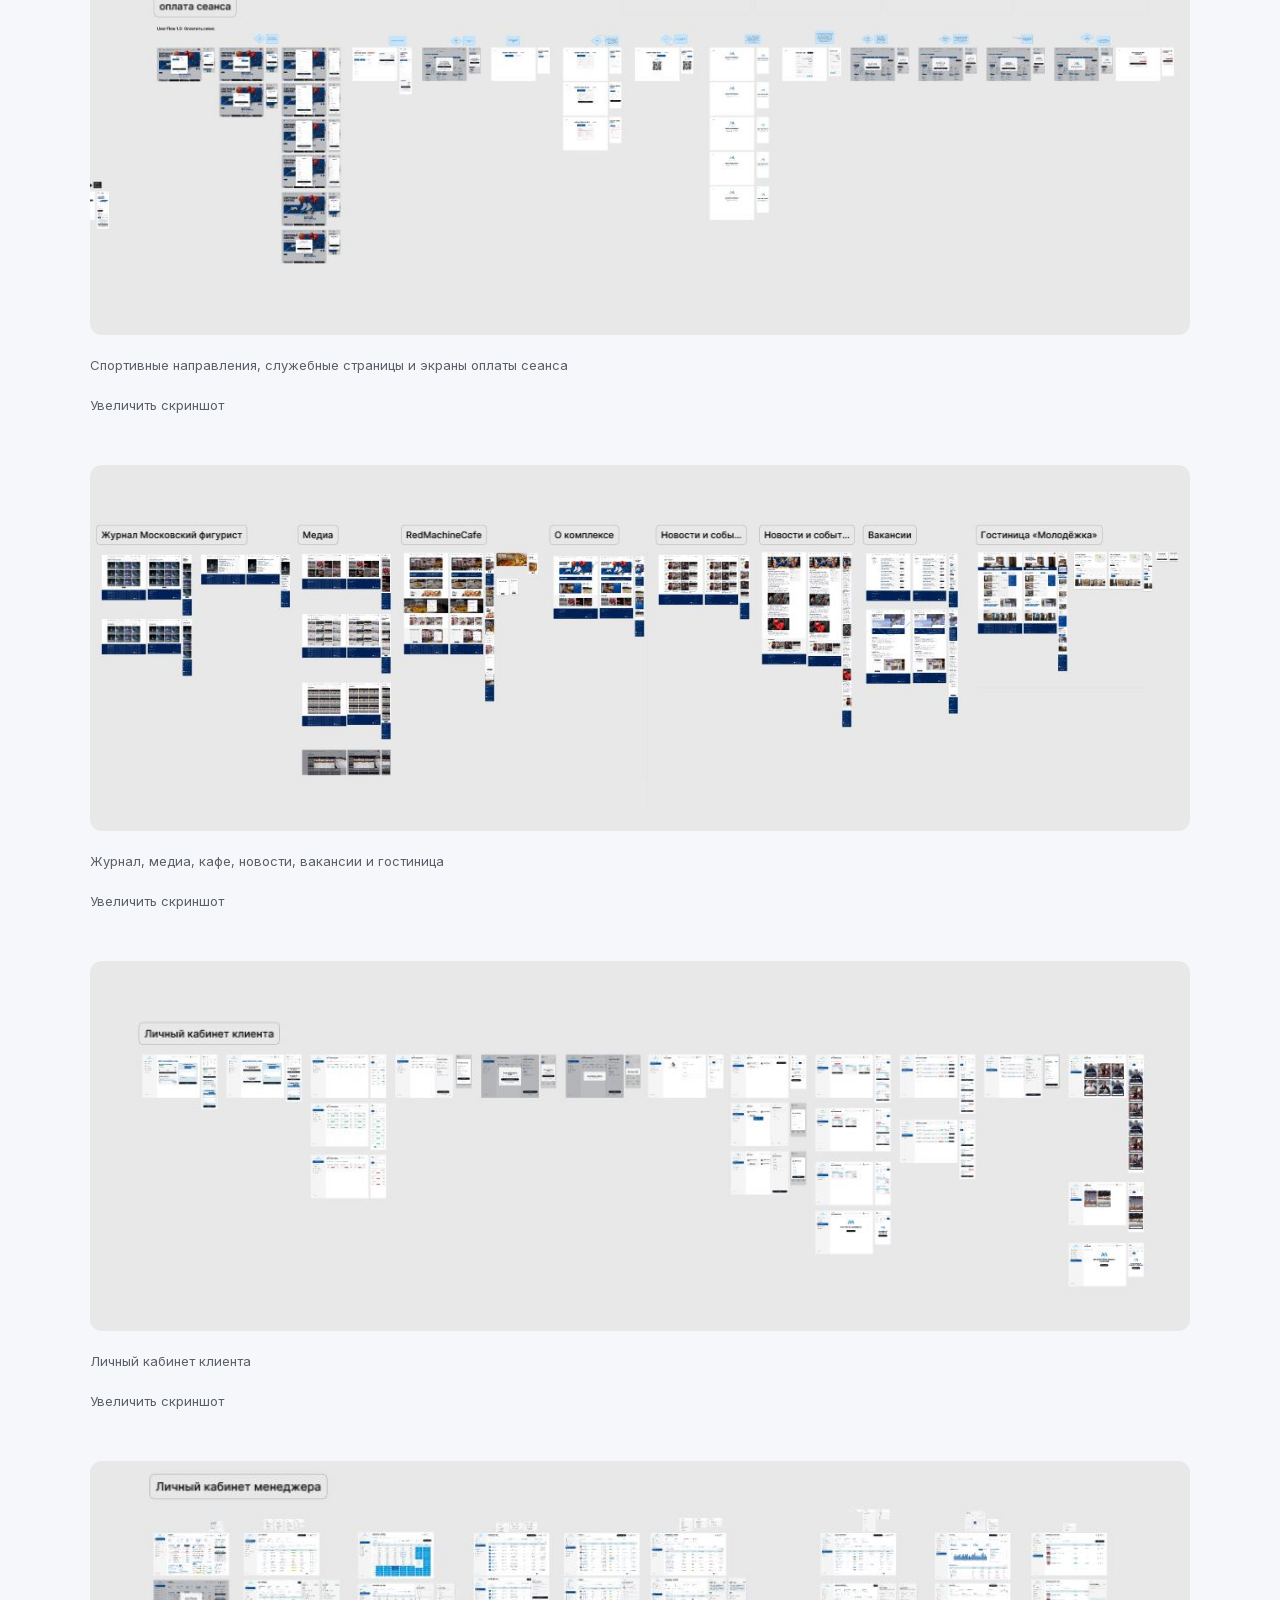
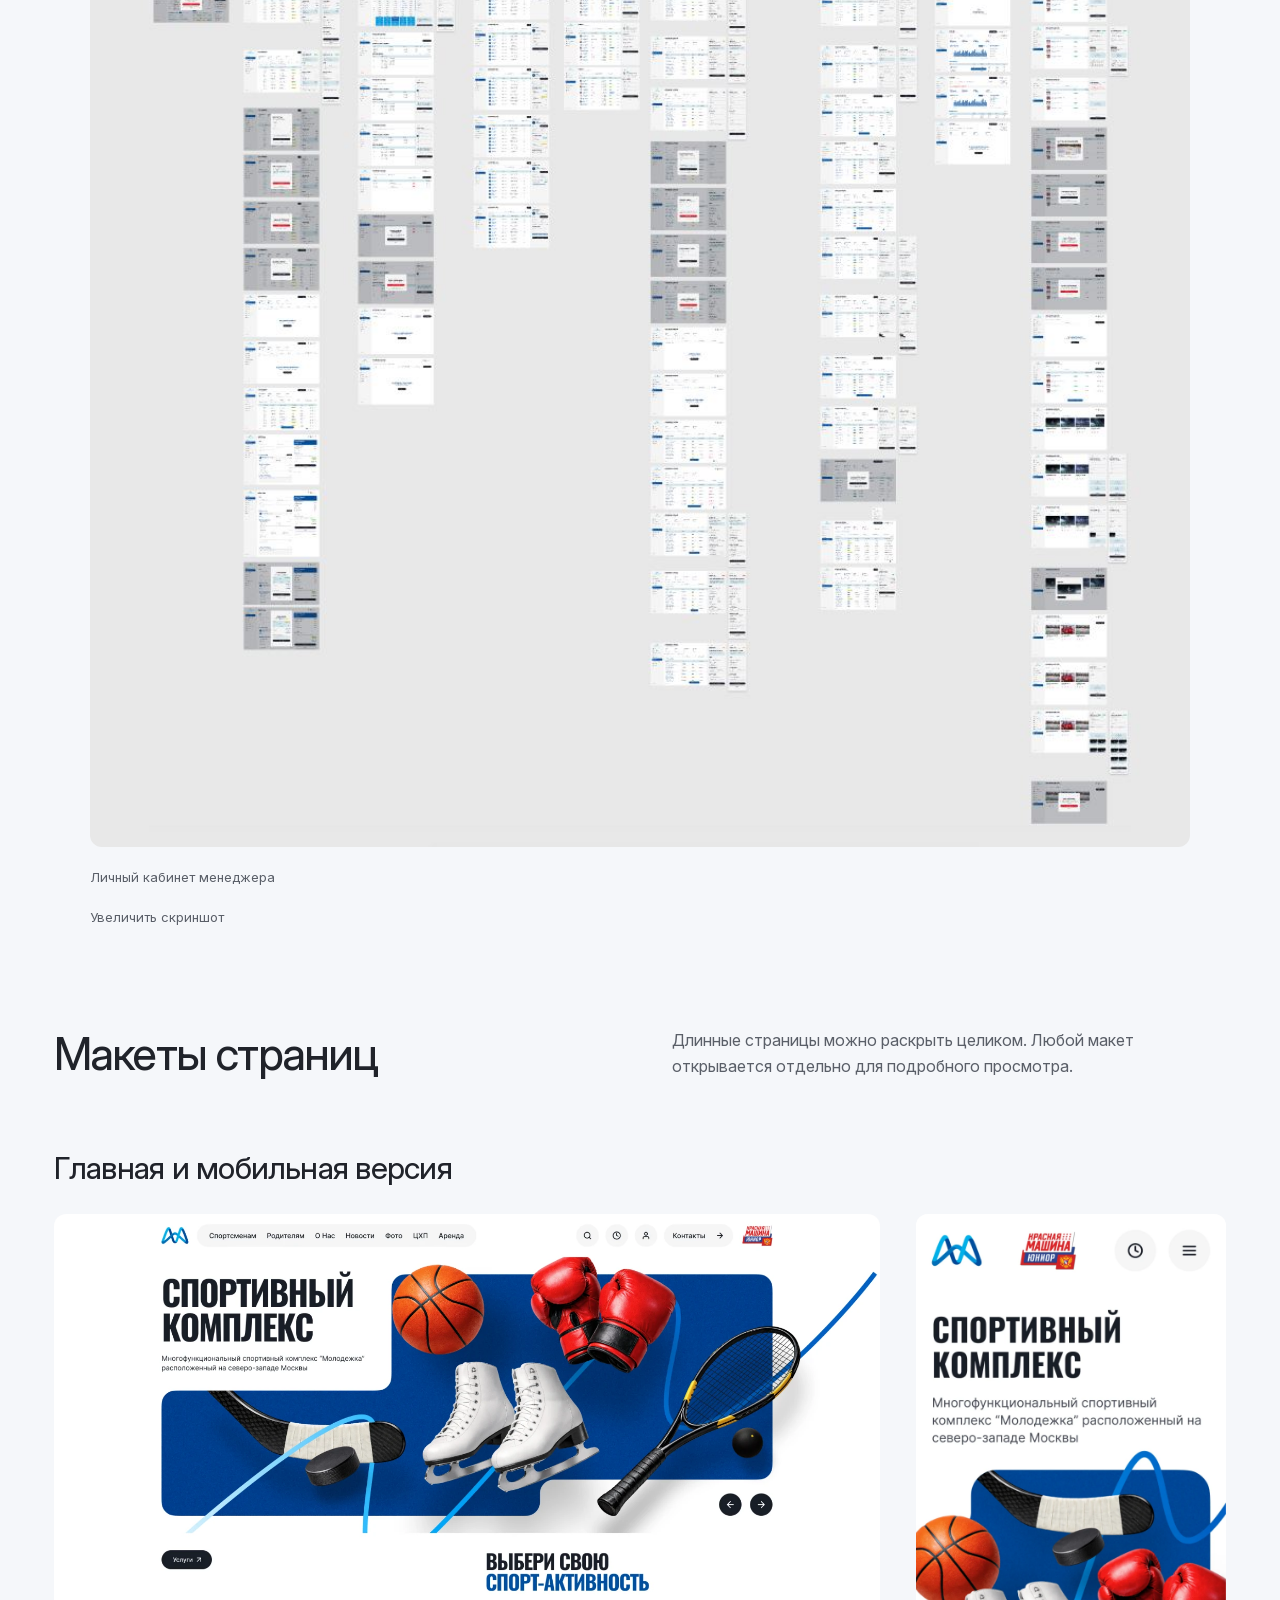
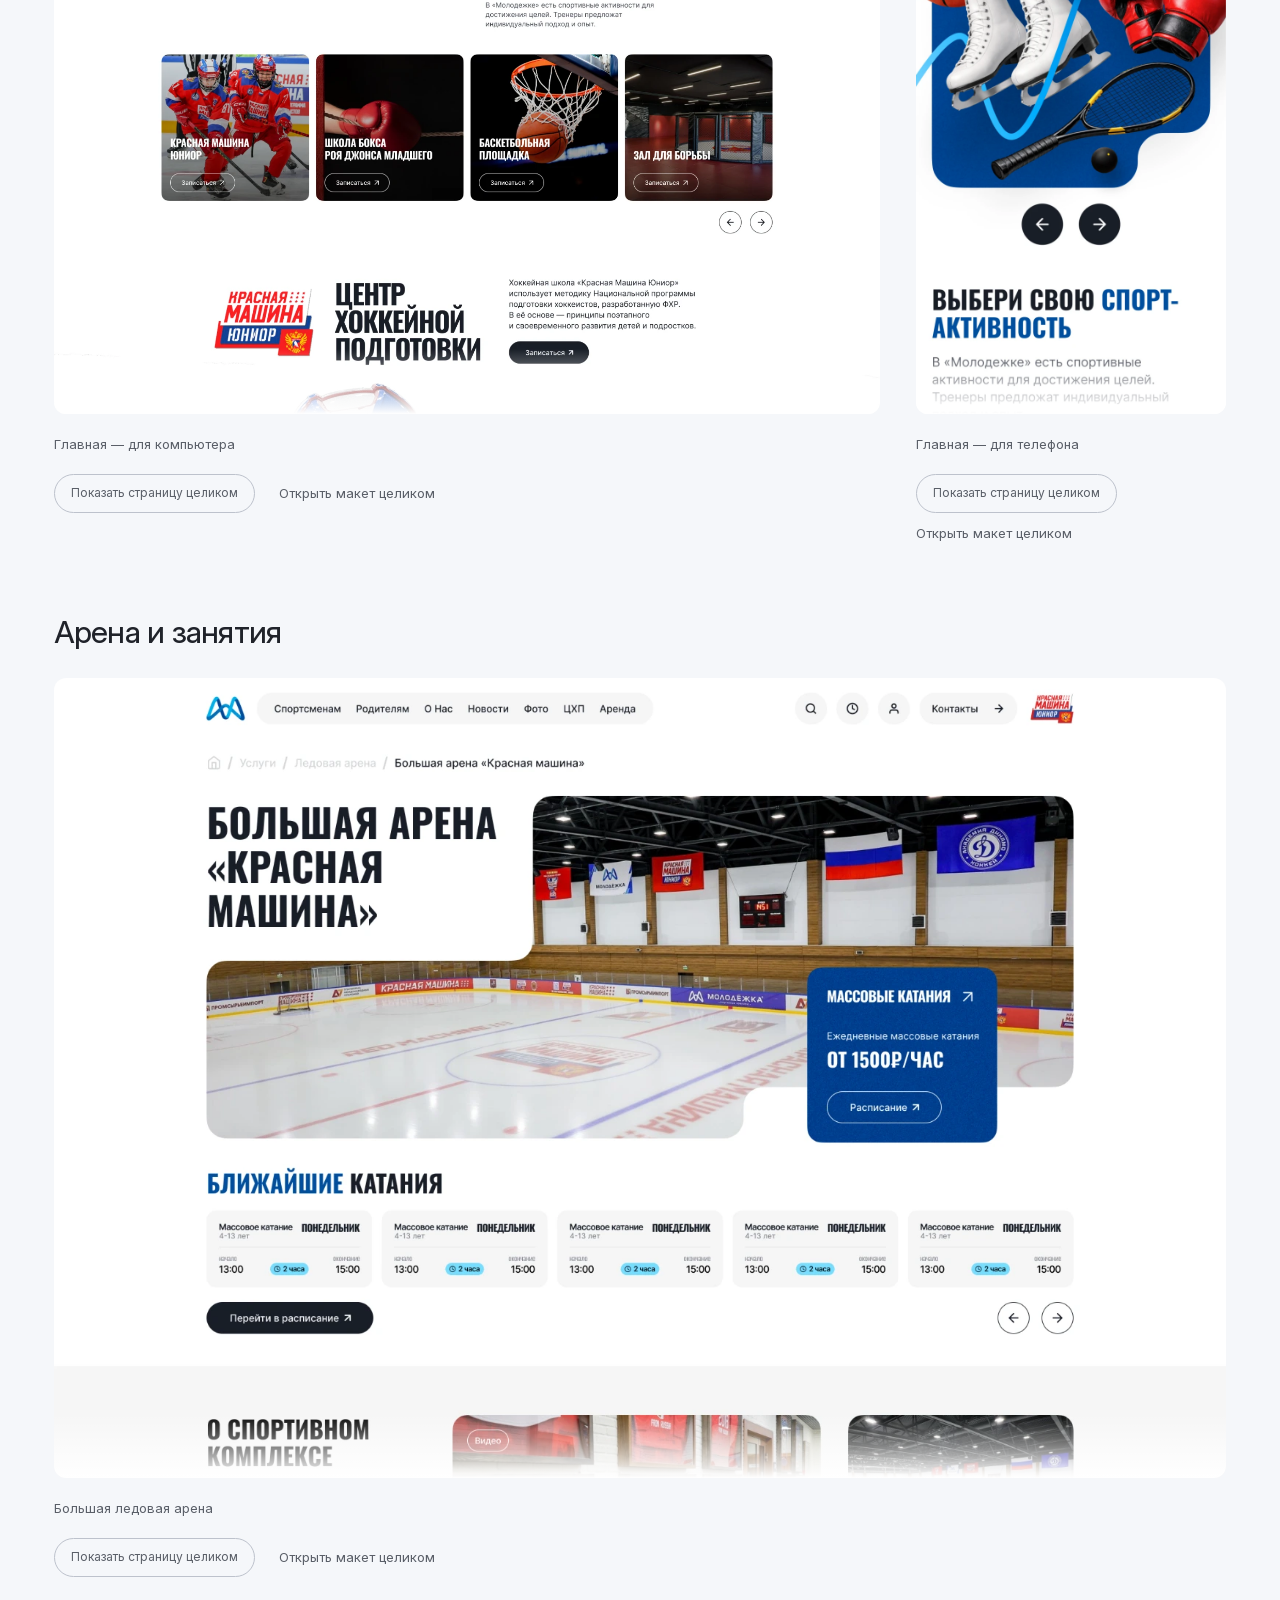
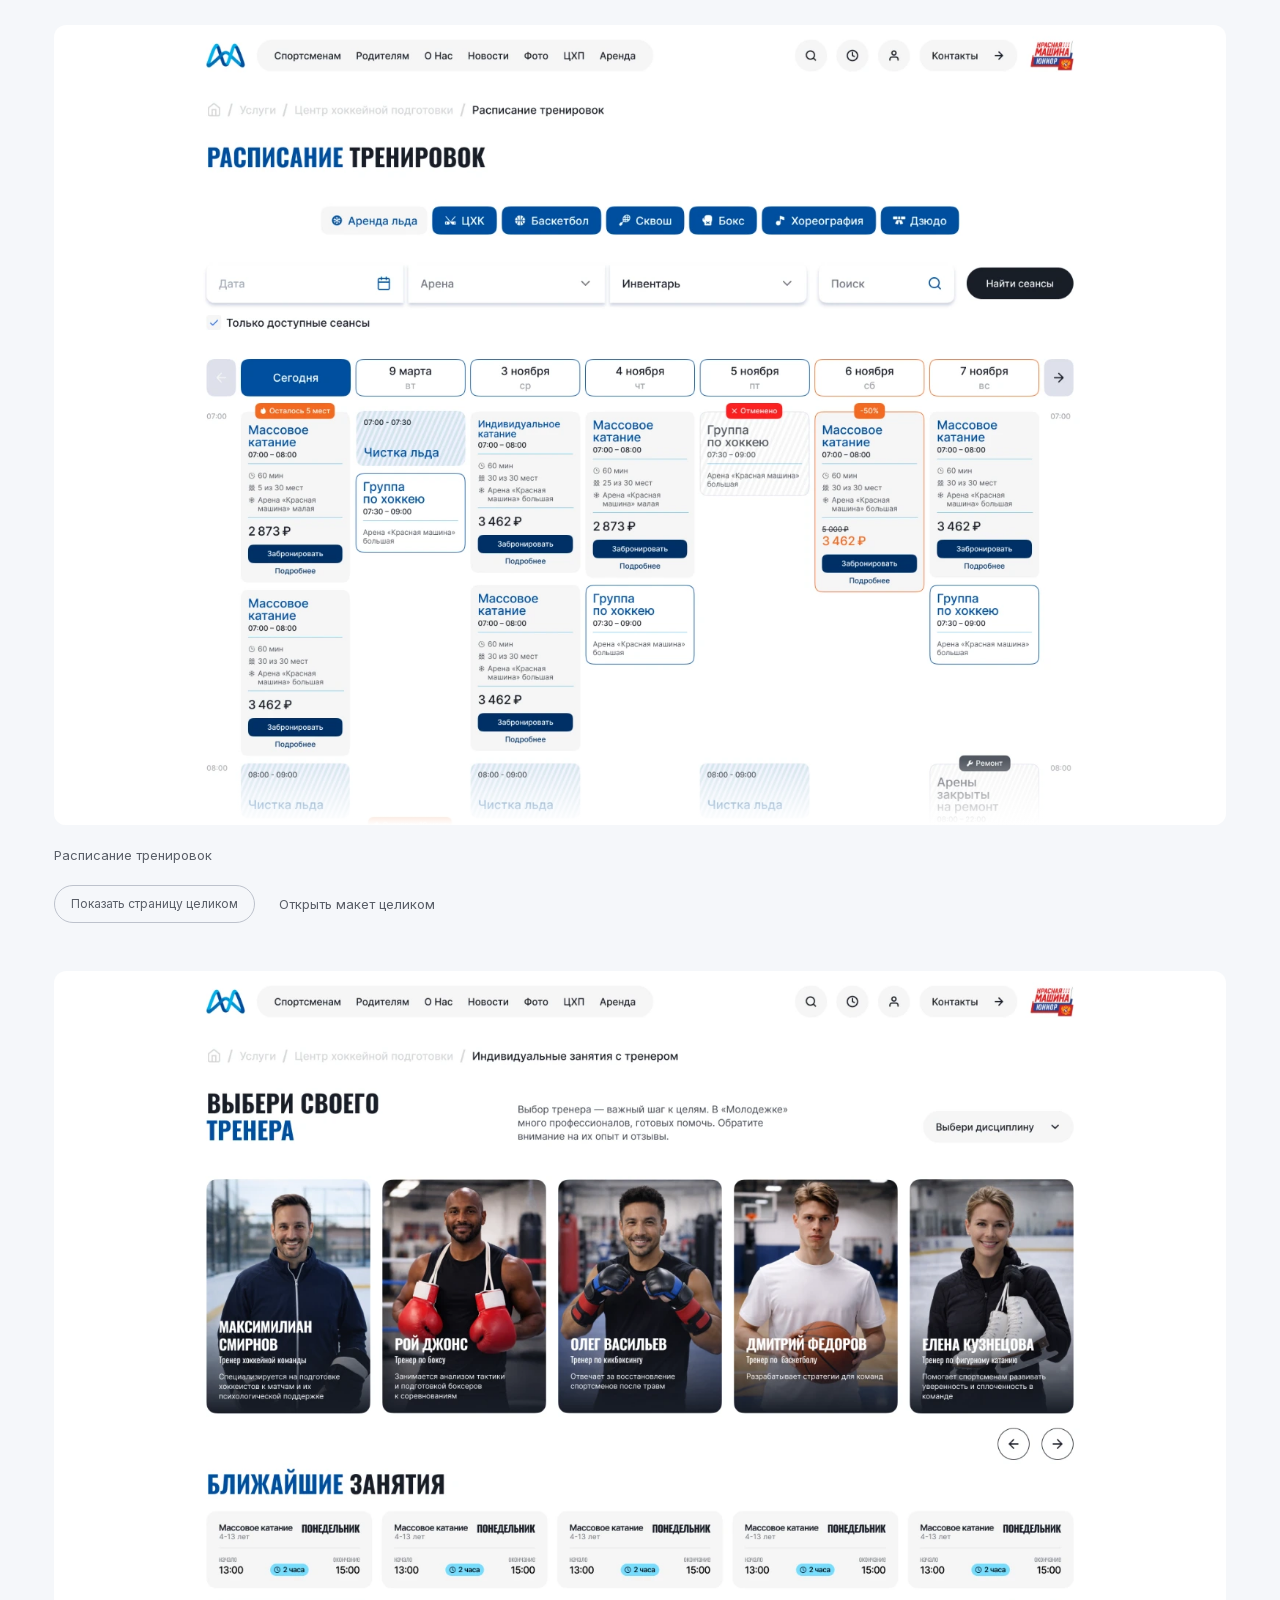
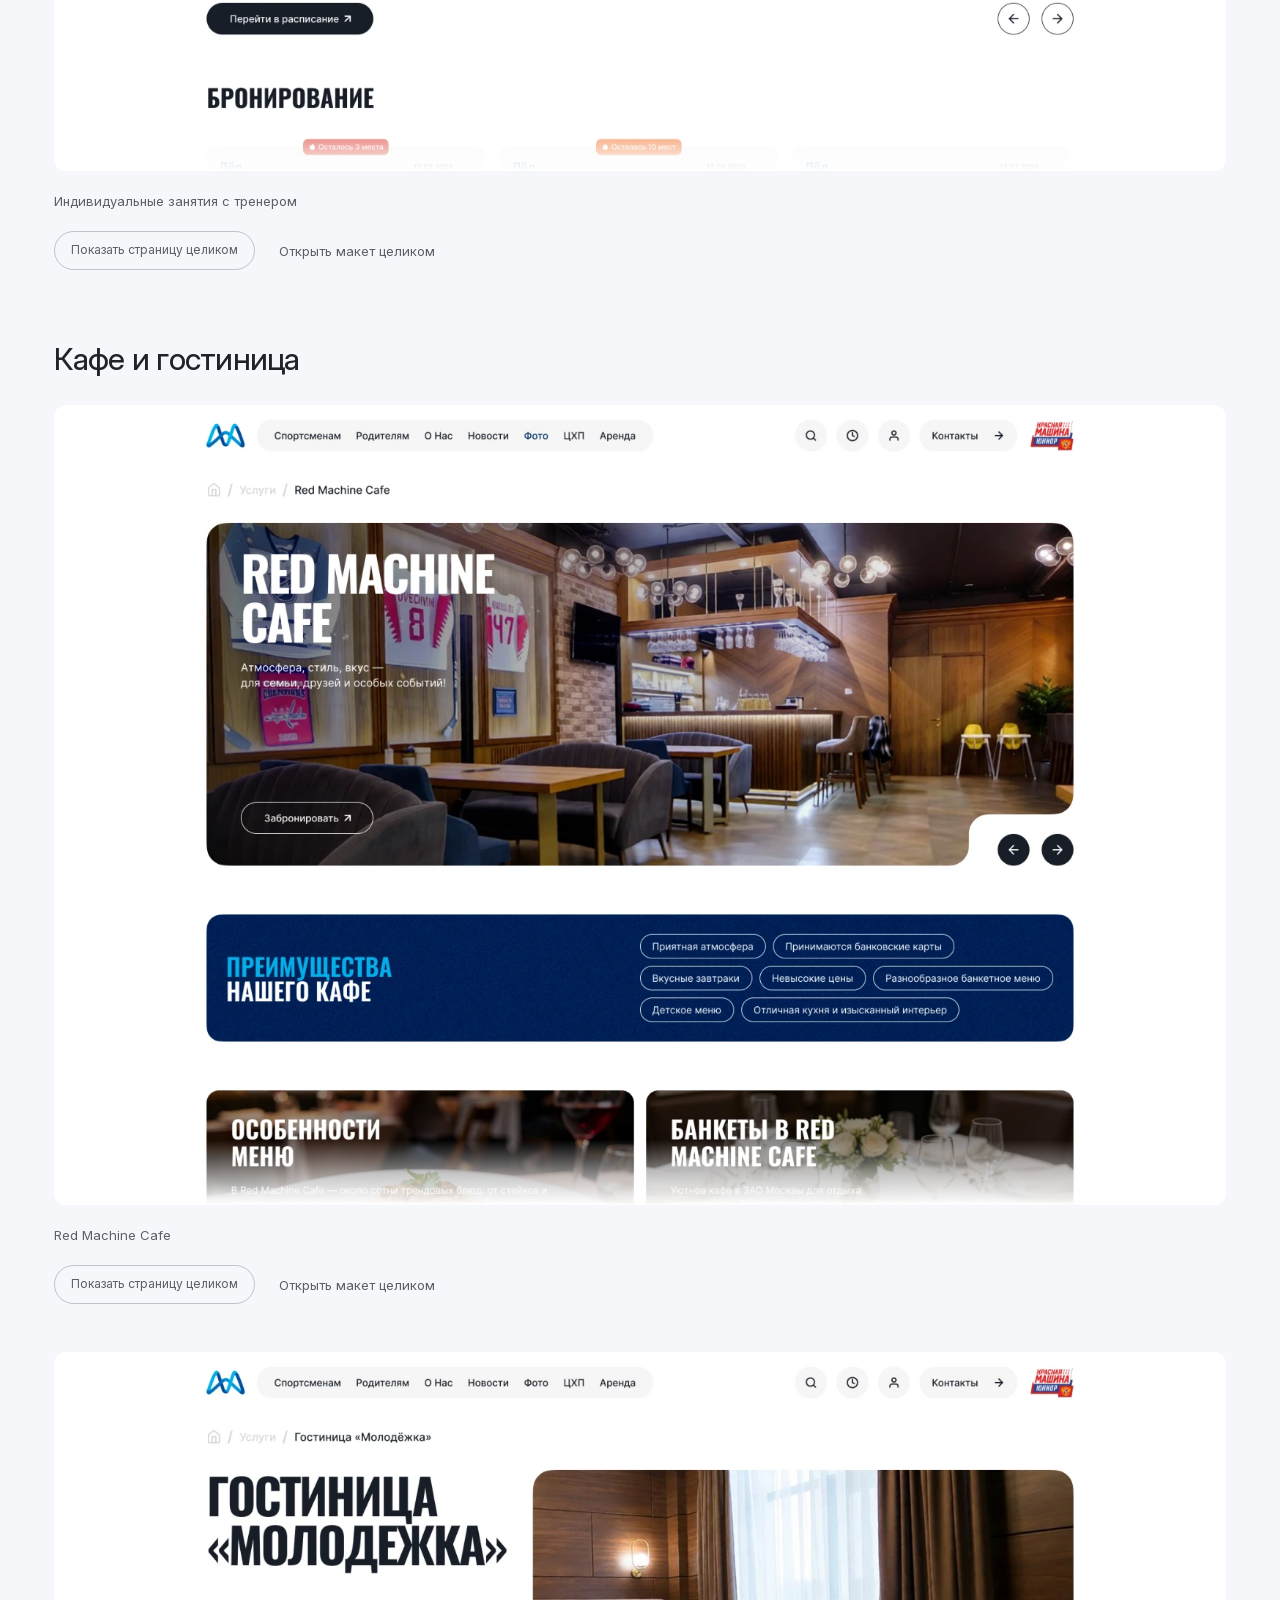
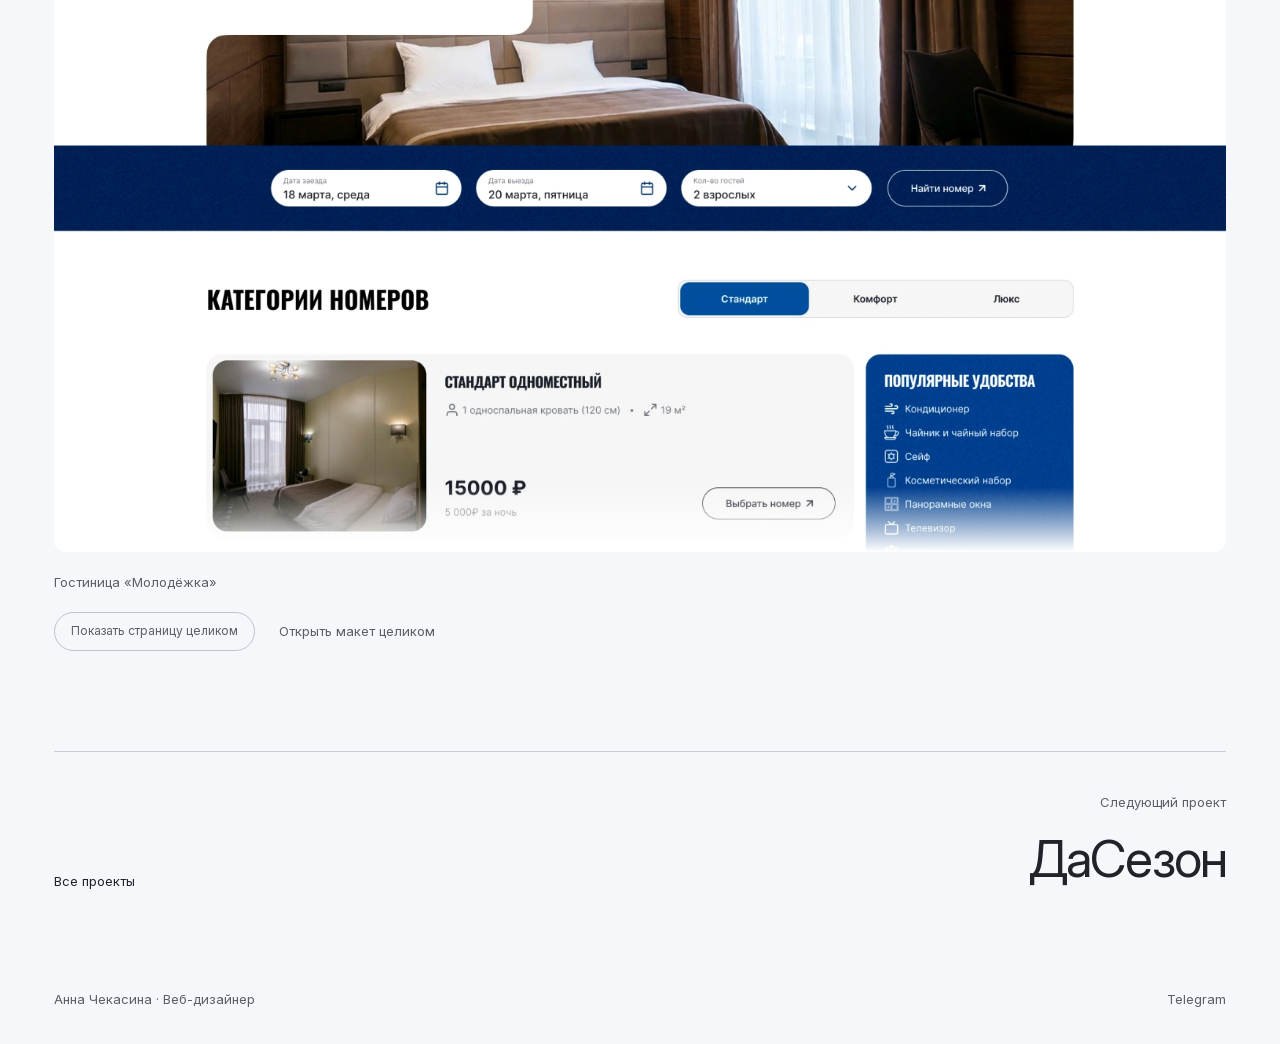
<file: Проекты/Молодёжка.html>
<!doctype html>
<html lang="ru"><head><meta charset="utf-8"><meta http-equiv="Content-Security-Policy" content="default-src 'none'; script-src 'self'; style-src 'self' 'unsafe-inline'; img-src 'self' data:; font-src 'self'; connect-src 'none'; object-src 'none'; base-uri 'none'; form-action 'none'; frame-src 'none'; worker-src 'none'"><meta name="viewport" content="width=device-width,initial-scale=1"><title>Молодёжка — Сайт · Личные кабинеты — Анна Чекасина</title><meta name="description" content="Сайт ледово-спортивного комплекса и личные кабинеты клиента и менеджеров. Разработала дизайн сайта и личных кабинетов на основе предоставленных User Flow и списка страниц. Подготовила интерфейсы публичной части и персональных разделов, версии для компьютера и телефона."><meta name="theme-color" content="#f5f7fa"><link rel="icon" href="data:image/svg+xml,%3Csvg xmlns='http://www.w3.org/2000/svg' viewBox='0 0 64 64'%3E%3Ctext y='46' font-size='40'%3EАЧ%3C/text%3E%3C/svg%3E"><link rel="preload" href="../Материалы/InterVariable.woff2" as="font" type="font/woff2" crossorigin><link rel="stylesheet" href="../стили-87620942b891.css"><script src="../сценарии-9a3dac808d88.js" defer></script></head>
<body class="case-page"><header class="header case-header"><a class="identity" href="../index.html">Анна Чекасина</a><a class="back-to-projects" href="../index.html#projects"> Все проекты</a></header>
<main class="case-main"><div class="case-intro"><p class="case-type">Сайт · Личные кабинеты</p><h1>Молодёжка</h1><div class="case-summary"><p class="case-about">Сайт ледово‑спортивного комплекса и личные кабинеты клиента и менеджеров.</p><div class="case-role"><h2>Моя работа</h2><p>Разработала дизайн сайта и личных кабинетов на основе предоставленных User Flow и списка страниц. Подготовила интерфейсы публичной части и персональных разделов, версии для компьютера и телефона.</p></div></div></div>
<nav class="case-content-nav" aria-label="Разделы проекта"><a href="#decisions">Сценарии и решения </a><a href="#figma">Обзор в Figma </a><a href="#layouts">Макеты страниц </a></nav>
<div class="project-visual browser-cover responsive-cover" style="--project-bg:#cbdde9"><div class="browser-frame"><div class="browser-bar" aria-hidden="true"><i></i><i></i><i></i><span></span></div><img src="../Материалы/Проекты/Молодёжка-главная-обложка.webp" alt="Главная — версия для компьютера — Молодёжка" loading="eager" decoding="async" width="1200" height="804"></div><div class="phone responsive-phone"><img src="../Материалы/Проекты/Молодёжка-мобильная.webp" alt="Главная Молодёжки — версия для телефона" loading="eager" decoding="async"></div></div>
<section class="case-notes" id="decisions" aria-labelledby="decisions-title"><h2 id="decisions-title">Сценарии и решения</h2><div class="case-notes-grid"><article><h3>От User Flow к интерфейсам</h3><p>Получила готовые User Flow и список страниц. На их основе разработала дизайн публичного сайта и отдельных кабинетов клиента и менеджера.</p><a href="#figma">Обзор сайта и кабинетов </a></article><article><h3>Выбор занятия</h3><p>Подготовила страницы арены, расписания и индивидуальных занятий. В макете расписания показаны фильтры, даты и доступные сеансы.</p><a href="#group-1">Арена и расписание </a></article><article><h3>Адаптация главной</h3><p>Подготовила версии для компьютера и телефона. В мобильной версии перестроила композицию и карточки под узкий экран.</p><a href="#group-0">Сравнить две версии </a></article></div></section>
<section class="case-overview" id="figma" aria-labelledby="figma-title"><div class="case-overview-heading"><h2 id="figma-title">Проект в Figma</h2><p>Публичные страницы комплекса, регистрация и авторизация, экраны клиента и менеджера. В обзорах видны группы макетов и адаптивные варианты.</p></div><div class="case-overview-grid"><figure class="case-figure"><a  class="case-overview-image" href="../Материалы/Проекты/Молодёжка-обзор-главная.jpg" target="_blank" rel="noopener" aria-label="Главная, ледовые арены, расписание, регистрация и авторизация: увеличить скриншот"><img src="../Материалы/Проекты/Молодёжка-обзор-главная.jpg" alt="Главная, ледовые арены, расписание, регистрация и авторизация" width="1177" height="812" loading="lazy" decoding="async"></a><figcaption><span>Главная, ледовые арены, расписание, регистрация и авторизация</span><div class="case-image-actions"><a href="../Материалы/Проекты/Молодёжка-обзор-главная.jpg" target="_blank" rel="noopener">Увеличить скриншот </a></div></figcaption></figure>
<figure class="case-figure"><a  class="case-overview-image" href="../Материалы/Проекты/Молодёжка-обзор-спорт.jpg" target="_blank" rel="noopener" aria-label="Спортивные направления, служебные страницы и экраны оплаты сеанса: увеличить скриншот"><img src="../Материалы/Проекты/Молодёжка-обзор-спорт.jpg" alt="Спортивные направления, служебные страницы и экраны оплаты сеанса" width="1213" height="806" loading="lazy" decoding="async"></a><figcaption><span>Спортивные направления, служебные страницы и экраны оплаты сеанса</span><div class="case-image-actions"><a href="../Материалы/Проекты/Молодёжка-обзор-спорт.jpg" target="_blank" rel="noopener">Увеличить скриншот </a></div></figcaption></figure>
<figure class="case-figure"><a  class="case-overview-image" href="../Материалы/Проекты/Молодёжка-обзор-разделы.jpg" target="_blank" rel="noopener" aria-label="Журнал, медиа, кафе, новости, вакансии и гостиница: увеличить скриншот"><img src="../Материалы/Проекты/Молодёжка-обзор-разделы.jpg" alt="Журнал, медиа, кафе, новости, вакансии и гостиница" width="1309" height="435" loading="lazy" decoding="async"></a><figcaption><span>Журнал, медиа, кафе, новости, вакансии и гостиница</span><div class="case-image-actions"><a href="../Материалы/Проекты/Молодёжка-обзор-разделы.jpg" target="_blank" rel="noopener">Увеличить скриншот </a></div></figcaption></figure>
<figure class="case-figure"><a  class="case-overview-image" href="../Материалы/Проекты/Молодёжка-обзор-клиент.jpg" target="_blank" rel="noopener" aria-label="Личный кабинет клиента: увеличить скриншот"><img src="../Материалы/Проекты/Молодёжка-обзор-клиент.jpg" alt="Личный кабинет клиента" width="1164" height="392" loading="lazy" decoding="async"></a><figcaption><span>Личный кабинет клиента</span><div class="case-image-actions"><a href="../Материалы/Проекты/Молодёжка-обзор-клиент.jpg" target="_blank" rel="noopener">Увеличить скриншот </a></div></figcaption></figure>
<figure class="case-figure"><a  class="case-overview-image" href="../Материалы/Проекты/Молодёжка-обзор-менеджер.jpg" target="_blank" rel="noopener" aria-label="Личный кабинет менеджера: увеличить скриншот"><img src="../Материалы/Проекты/Молодёжка-обзор-менеджер.jpg" alt="Личный кабинет менеджера" width="1040" height="932" loading="lazy" decoding="async"></a><figcaption><span>Личный кабинет менеджера</span><div class="case-image-actions"><a href="../Материалы/Проекты/Молодёжка-обзор-менеджер.jpg" target="_blank" rel="noopener">Увеличить скриншот </a></div></figcaption></figure></div></section>
<section class="case-gallery" id="layouts" aria-labelledby="layouts-title"><div class="case-overview-heading"><h2 id="layouts-title">Макеты страниц</h2><p>Длинные страницы можно раскрыть целиком. Любой макет открывается отдельно для подробного просмотра.</p></div><section class="case-group" aria-labelledby="group-0"><h3 id="group-0">Главная и мобильная версия</h3><div class="case-layout-grid case-layout-responsive"><figure class="case-figure case-layout"><a id="layout-0-0" class="case-image-link" href="../Материалы/Проекты/Молодёжка-главная.webp" target="_blank" rel="noopener" aria-label="Главная — для компьютера: открыть макет целиком"><img src="../Материалы/Проекты/Молодёжка-главная.webp" alt="Главная — для компьютера" width="1600" height="5970" loading="lazy" decoding="async"></a><figcaption><span>Главная — для компьютера</span><div class="case-image-actions"><button class="case-expand" type="button" aria-expanded="false" aria-controls="layout-0-0" hidden>Показать страницу целиком</button><a href="../Материалы/Проекты/Молодёжка-главная.webp" target="_blank" rel="noopener">Открыть макет целиком </a></div></figcaption></figure>
<figure class="case-figure case-layout"><a id="layout-0-1" class="case-image-link" href="../Материалы/Проекты/Молодёжка-мобильная.webp" target="_blank" rel="noopener" aria-label="Главная — для телефона: открыть макет целиком"><img src="../Материалы/Проекты/Молодёжка-мобильная.webp" alt="Главная — для телефона" width="730" height="15990" loading="lazy" decoding="async"></a><figcaption><span>Главная — для телефона</span><div class="case-image-actions"><button class="case-expand" type="button" aria-expanded="false" aria-controls="layout-0-1" hidden>Показать страницу целиком</button><a href="../Материалы/Проекты/Молодёжка-мобильная.webp" target="_blank" rel="noopener">Открыть макет целиком </a></div></figcaption></figure></div></section>
<section class="case-group" aria-labelledby="group-1"><h3 id="group-1">Арена и занятия</h3><div class="case-layout-grid case-layout-pages"><figure class="case-figure case-layout"><a id="layout-1-0" class="case-image-link" href="../Материалы/Проекты/Молодёжка-большая-арена.webp" target="_blank" rel="noopener" aria-label="Большая ледовая арена: открыть макет целиком"><img src="../Материалы/Проекты/Молодёжка-большая-арена.webp" alt="Большая ледовая арена" width="1600" height="1798" loading="lazy" decoding="async"></a><figcaption><span>Большая ледовая арена</span><div class="case-image-actions"><button class="case-expand" type="button" aria-expanded="false" aria-controls="layout-1-0" hidden>Показать страницу целиком</button><a href="../Материалы/Проекты/Молодёжка-большая-арена.webp" target="_blank" rel="noopener">Открыть макет целиком </a></div></figcaption></figure>
<figure class="case-figure case-layout"><a id="layout-1-1" class="case-image-link" href="../Материалы/Проекты/Молодёжка-расписание.webp" target="_blank" rel="noopener" aria-label="Расписание тренировок: открыть макет целиком"><img src="../Материалы/Проекты/Молодёжка-расписание.webp" alt="Расписание тренировок" width="1600" height="2207" loading="lazy" decoding="async"></a><figcaption><span>Расписание тренировок</span><div class="case-image-actions"><button class="case-expand" type="button" aria-expanded="false" aria-controls="layout-1-1" hidden>Показать страницу целиком</button><a href="../Материалы/Проекты/Молодёжка-расписание.webp" target="_blank" rel="noopener">Открыть макет целиком </a></div></figcaption></figure>
<figure class="case-figure case-layout"><a id="layout-1-2" class="case-image-link" href="../Материалы/Проекты/Молодёжка-занятия.webp" target="_blank" rel="noopener" aria-label="Индивидуальные занятия с тренером: открыть макет целиком"><img src="../Материалы/Проекты/Молодёжка-занятия.webp" alt="Индивидуальные занятия с тренером" width="1600" height="2282" loading="lazy" decoding="async"></a><figcaption><span>Индивидуальные занятия с тренером</span><div class="case-image-actions"><button class="case-expand" type="button" aria-expanded="false" aria-controls="layout-1-2" hidden>Показать страницу целиком</button><a href="../Материалы/Проекты/Молодёжка-занятия.webp" target="_blank" rel="noopener">Открыть макет целиком </a></div></figcaption></figure></div></section>
<section class="case-group" aria-labelledby="group-2"><h3 id="group-2">Кафе и гостиница</h3><div class="case-layout-grid case-layout-pages"><figure class="case-figure case-layout"><a id="layout-2-0" class="case-image-link" href="../Материалы/Проекты/Молодёжка-кафе.webp" target="_blank" rel="noopener" aria-label="Red Machine Cafe: открыть макет целиком"><img src="../Материалы/Проекты/Молодёжка-кафе.webp" alt="Red Machine Cafe" width="1600" height="3663" loading="lazy" decoding="async"></a><figcaption><span>Red Machine Cafe</span><div class="case-image-actions"><button class="case-expand" type="button" aria-expanded="false" aria-controls="layout-2-0" hidden>Показать страницу целиком</button><a href="../Материалы/Проекты/Молодёжка-кафе.webp" target="_blank" rel="noopener">Открыть макет целиком </a></div></figcaption></figure>
<figure class="case-figure case-layout"><a id="layout-2-1" class="case-image-link" href="../Материалы/Проекты/Молодёжка-гостиница.webp" target="_blank" rel="noopener" aria-label="Гостиница «Молодёжка»: открыть макет целиком"><img src="../Материалы/Проекты/Молодёжка-гостиница.webp" alt="Гостиница «Молодёжка»" width="1600" height="2947" loading="lazy" decoding="async"></a><figcaption><span>Гостиница «Молодёжка»</span><div class="case-image-actions"><button class="case-expand" type="button" aria-expanded="false" aria-controls="layout-2-1" hidden>Показать страницу целиком</button><a href="../Материалы/Проекты/Молодёжка-гостиница.webp" target="_blank" rel="noopener">Открыть макет целиком </a></div></figcaption></figure></div></section></section>
<nav class="case-next" aria-label="Другие проекты"><a href="../index.html#projects">Все проекты</a><a href="ДаСезон-сайт.html"><small>Следующий проект</small><span>ДаСезон </span></a></nav>
</main><footer class="case-footer"><span>Анна Чекасина · Веб-дизайнер</span><a href="https://t.me/annachekasina" target="_blank" rel="noopener">Telegram </a></footer></body></html>
</file>
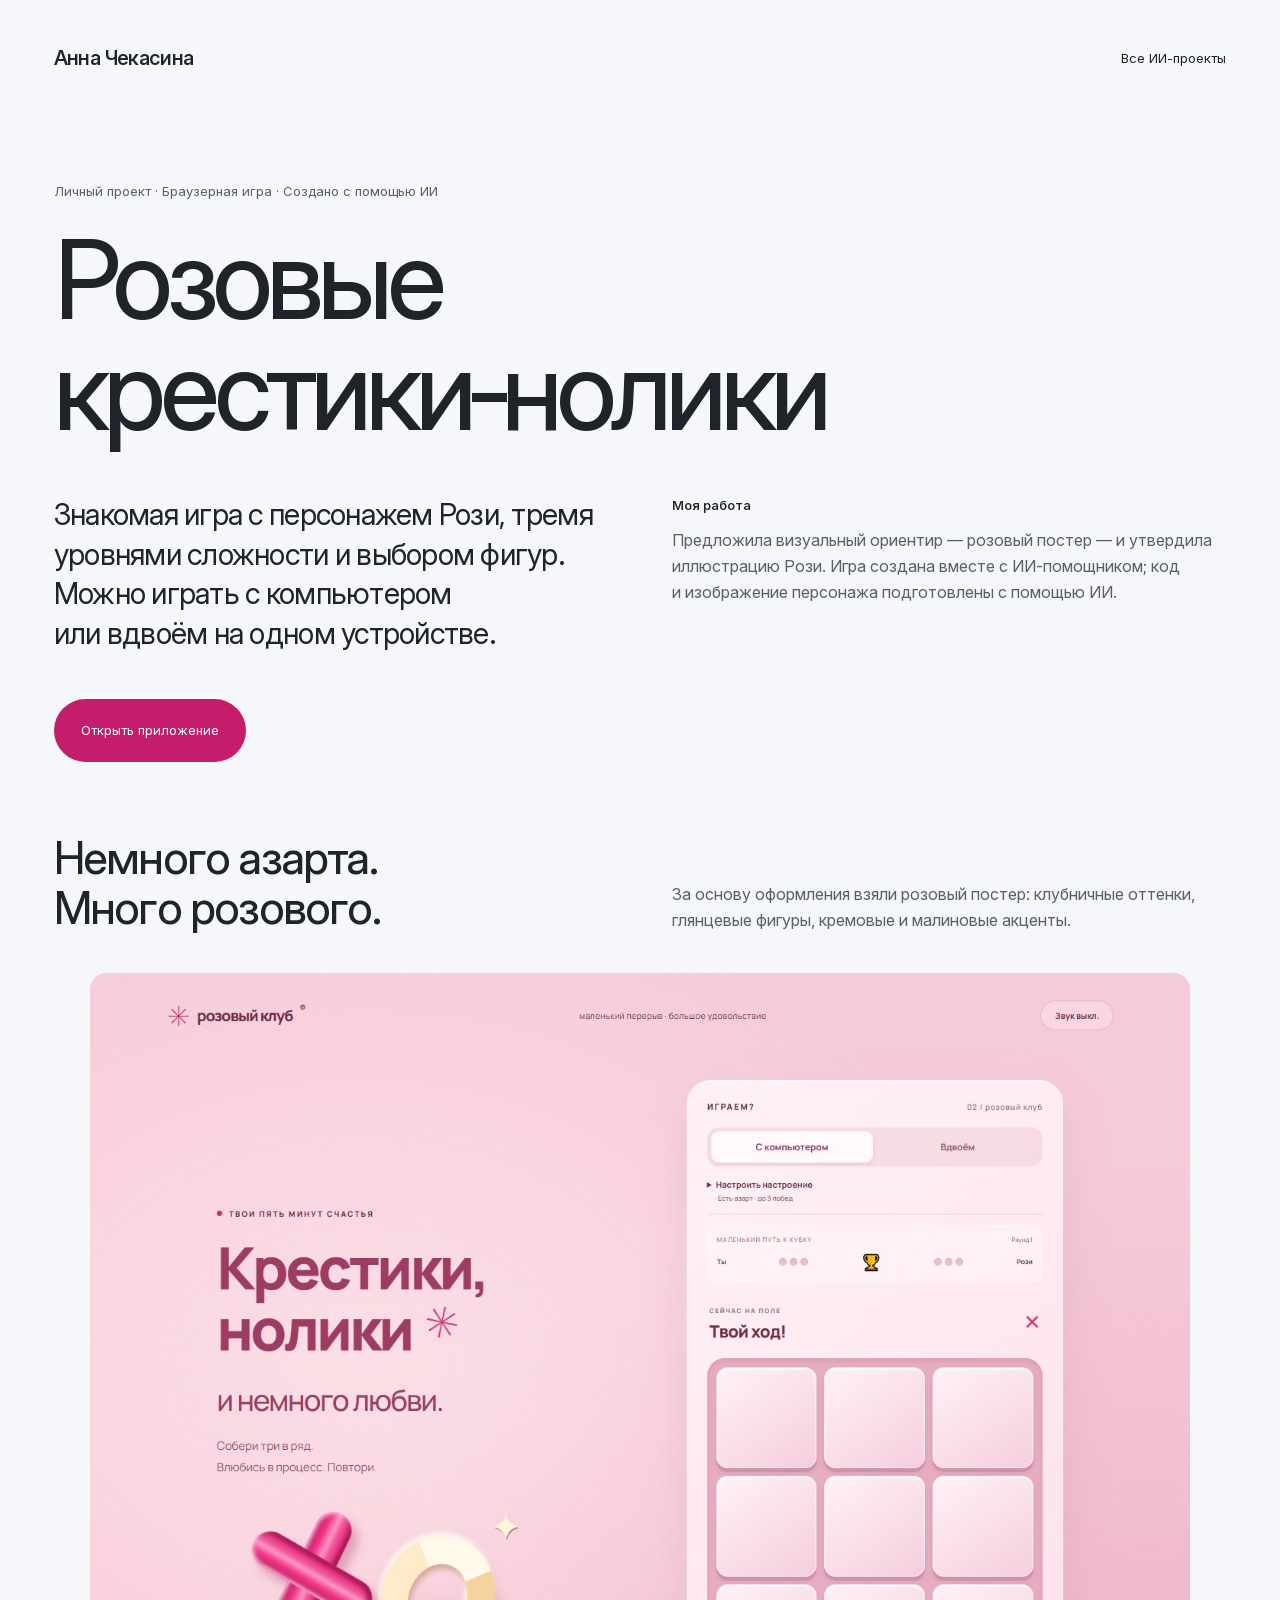
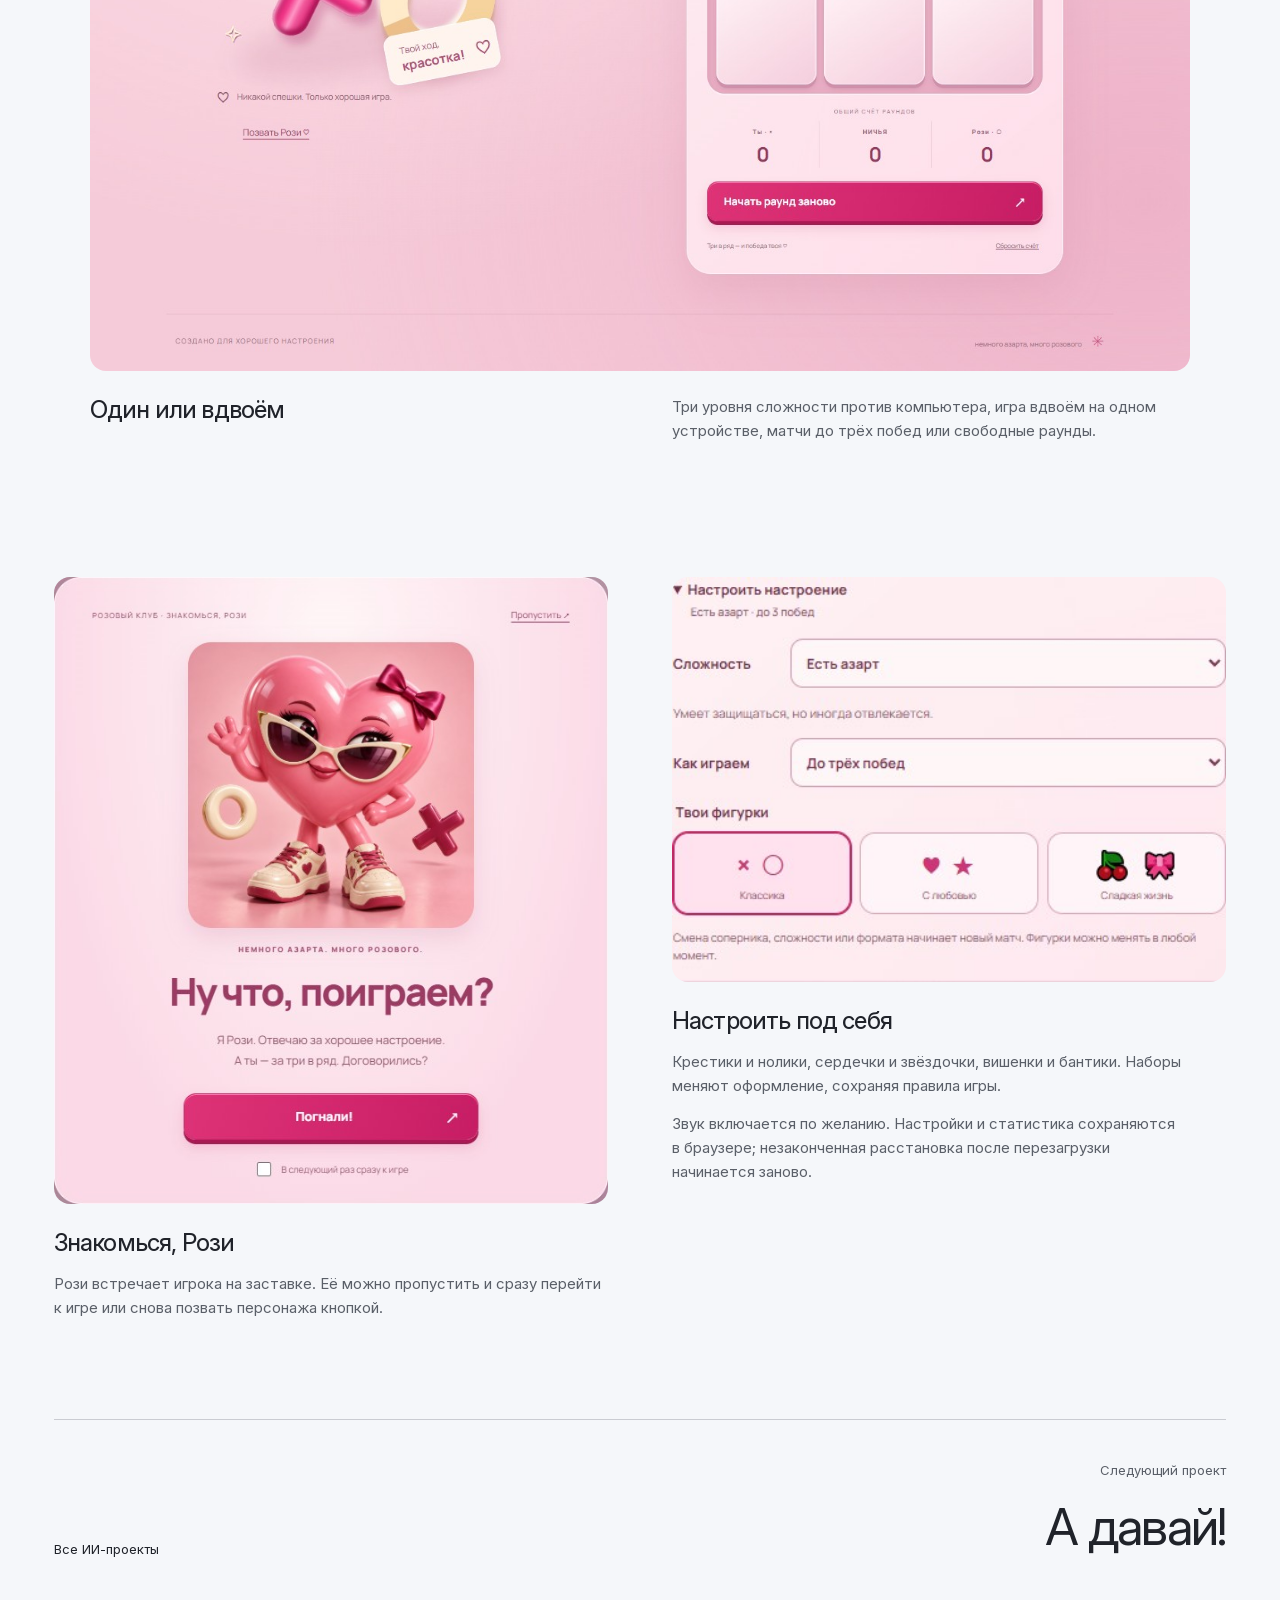
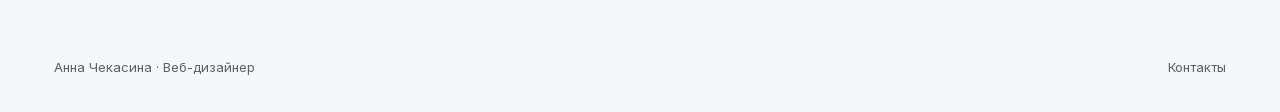
<file: Проекты/Розовые-крестики-нолики.html>
<!doctype html>
<html lang="ru"><head><meta charset="utf-8"><meta http-equiv="Content-Security-Policy" content="default-src 'none'; script-src 'self'; style-src 'self' 'unsafe-inline'; img-src 'self' data:; font-src 'self'; connect-src 'none'; object-src 'none'; base-uri 'none'; form-action 'none'; frame-src 'none'; worker-src 'none'"><meta name="viewport" content="width=device-width,initial-scale=1"><title>Розовые крестики-нолики — Анна Чекасина</title><meta name="description" content="Знакомая игра с персонажем Рози, тремя уровнями сложности и выбором фигур. Можно играть с компьютером или вдвоём на одном устройстве."><meta name="theme-color" content="#f5f7fa"><link rel="icon" href="data:image/svg+xml,%3Csvg xmlns='http://www.w3.org/2000/svg' viewBox='0 0 64 64'%3E%3Ctext y='46' font-size='40'%3EАЧ%3C/text%3E%3C/svg%3E"><link rel="stylesheet" href="../стили-68ffbd134cd6.css"></head>
<body class="case-page ai-case"><header class="header case-header"><a class="identity" href="../index.html">Анна Чекасина</a><a class="back-to-projects" href="../index.html#ai-projects"> Все ИИ-проекты</a></header>
<main class="case-main"><div class="case-intro"><p class="case-type">Личный проект · Браузерная игра · Создано с помощью ИИ</p><h1>Розовые крестики‑нолики</h1><div class="case-summary"><p class="case-about">Знакомая игра с персонажем Рози, тремя уровнями сложности и выбором фигур. Можно играть с компьютером или вдвоём на одном устройстве.</p><div class="case-role"><h2>Моя работа</h2><p>Предложила визуальный ориентир — розовый постер — и утвердила иллюстрацию Рози. Игра создана вместе с ИИ‑помощником; код и изображение персонажа подготовлены с помощью ИИ.</p></div></div></div>
<nav class="case-content-nav" aria-label="Запуск приложения"><a class="primary case-live-link" href="https://rozi-game.chekasina.workers.dev/" target="_blank" rel="noopener noreferrer"><span class="button-label">Открыть приложение</span></a></nav>
<section class="ai-story" aria-labelledby="game-story"><div class="case-overview-heading"><h2 id="game-story">Немного азарта.<br>Много розового.</h2><p>За основу оформления взяли розовый постер: клубничные оттенки, глянцевые фигуры, кремовые и малиновые акценты.</p></div><figure class="ai-figure ai-wide"><a href="../Материалы/Нейросети/Розовые-крестики-нолики-игра.jpg" target="_blank" rel="noopener" aria-label="Открыть игровой экран крупнее"><img src="../Материалы/Нейросети/Розовые-крестики-нолики-игра.jpg" alt="Игровой экран: выбор соперника, поле и общий счёт раундов" loading="lazy"></a><figcaption><h3>Один или вдвоём</h3><p>Три уровня сложности против компьютера, игра вдвоём на одном устройстве, матчи до трёх побед или свободные раунды.</p></figcaption></figure></section>
  <section class="ai-story ai-game-details" aria-label="Персонаж и настройки игры">
   <figure class="ai-figure"><a href="../Материалы/Нейросети/Розовые-крестики-нолики-Рози.jpg" target="_blank" rel="noopener" aria-label="Открыть экран знакомства с Рози крупнее"><img src="../Материалы/Нейросети/Розовые-крестики-нолики-Рози.jpg" alt="Рози — сердечко в очках, с бантом и кедами — на приветственном экране" loading="lazy"></a><figcaption><h3>Знакомься, Рози</h3><p>Рози встречает игрока на заставке. Её можно пропустить и сразу перейти к игре или снова позвать персонажа кнопкой.</p></figcaption></figure>
   <figure class="ai-figure"><a href="../Материалы/Нейросети/Розовые-крестики-нолики-настройки.jpg" target="_blank" rel="noopener" aria-label="Открыть настройки игры крупнее"><img src="../Материалы/Нейросети/Розовые-крестики-нолики-настройки.jpg" alt="Настройки сложности, формата матча и наборов фигур" loading="lazy"></a><figcaption><h3>Настроить под себя</h3><p>Крестики и нолики, сердечки и звёздочки, вишенки и бантики. Наборы меняют оформление, сохраняя правила игры.</p><p>Звук включается по желанию. Настройки и статистика сохраняются в браузере; незаконченная расстановка после перезагрузки начинается заново.</p></figcaption></figure>
  </section>
<nav class="case-next" aria-label="Другие проекты"><a href="../index.html#ai-projects">Все ИИ-проекты </a><a href="../Проекты/А-давай.html"><small>Следующий проект</small><span>А давай! </span></a></nav></main>
<footer class="case-footer"><span>Анна Чекасина · Веб-дизайнер</span><a href="../index.html#contacts">Контакты </a></footer></body></html>
</file>
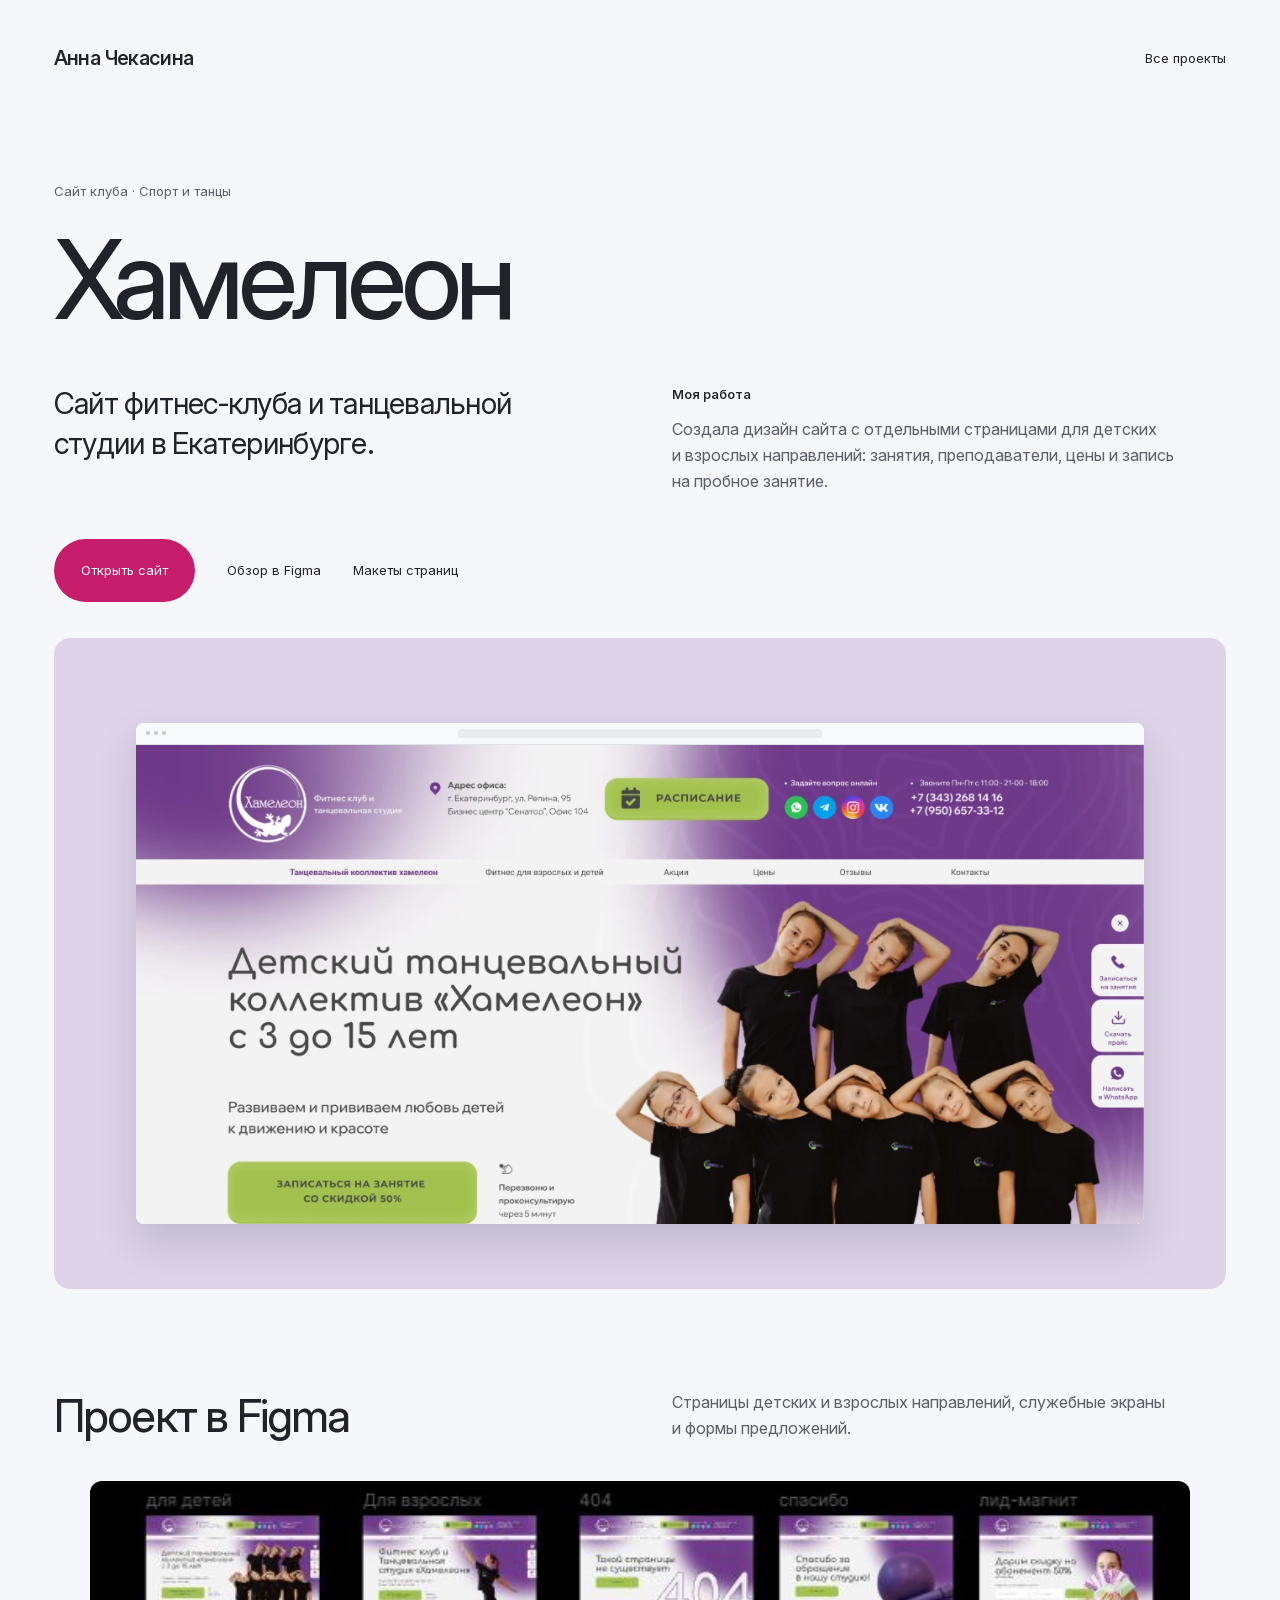
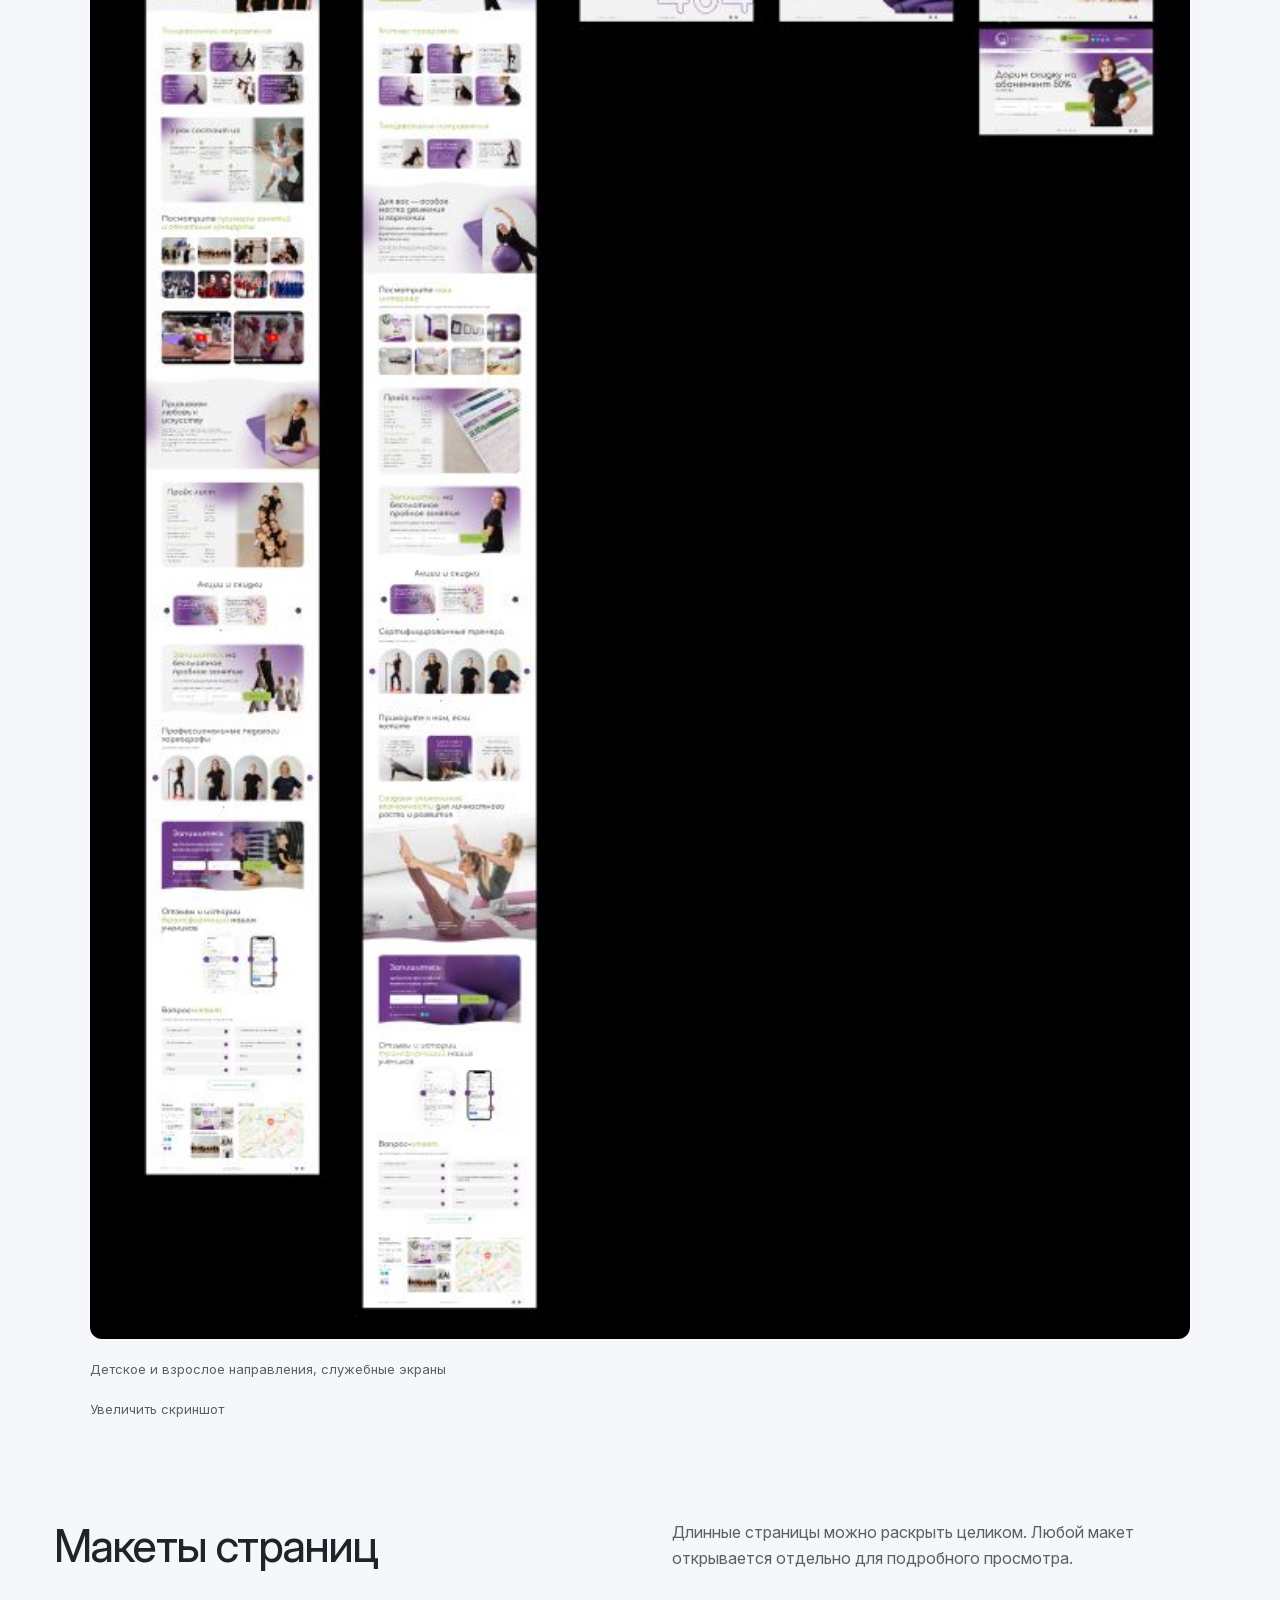
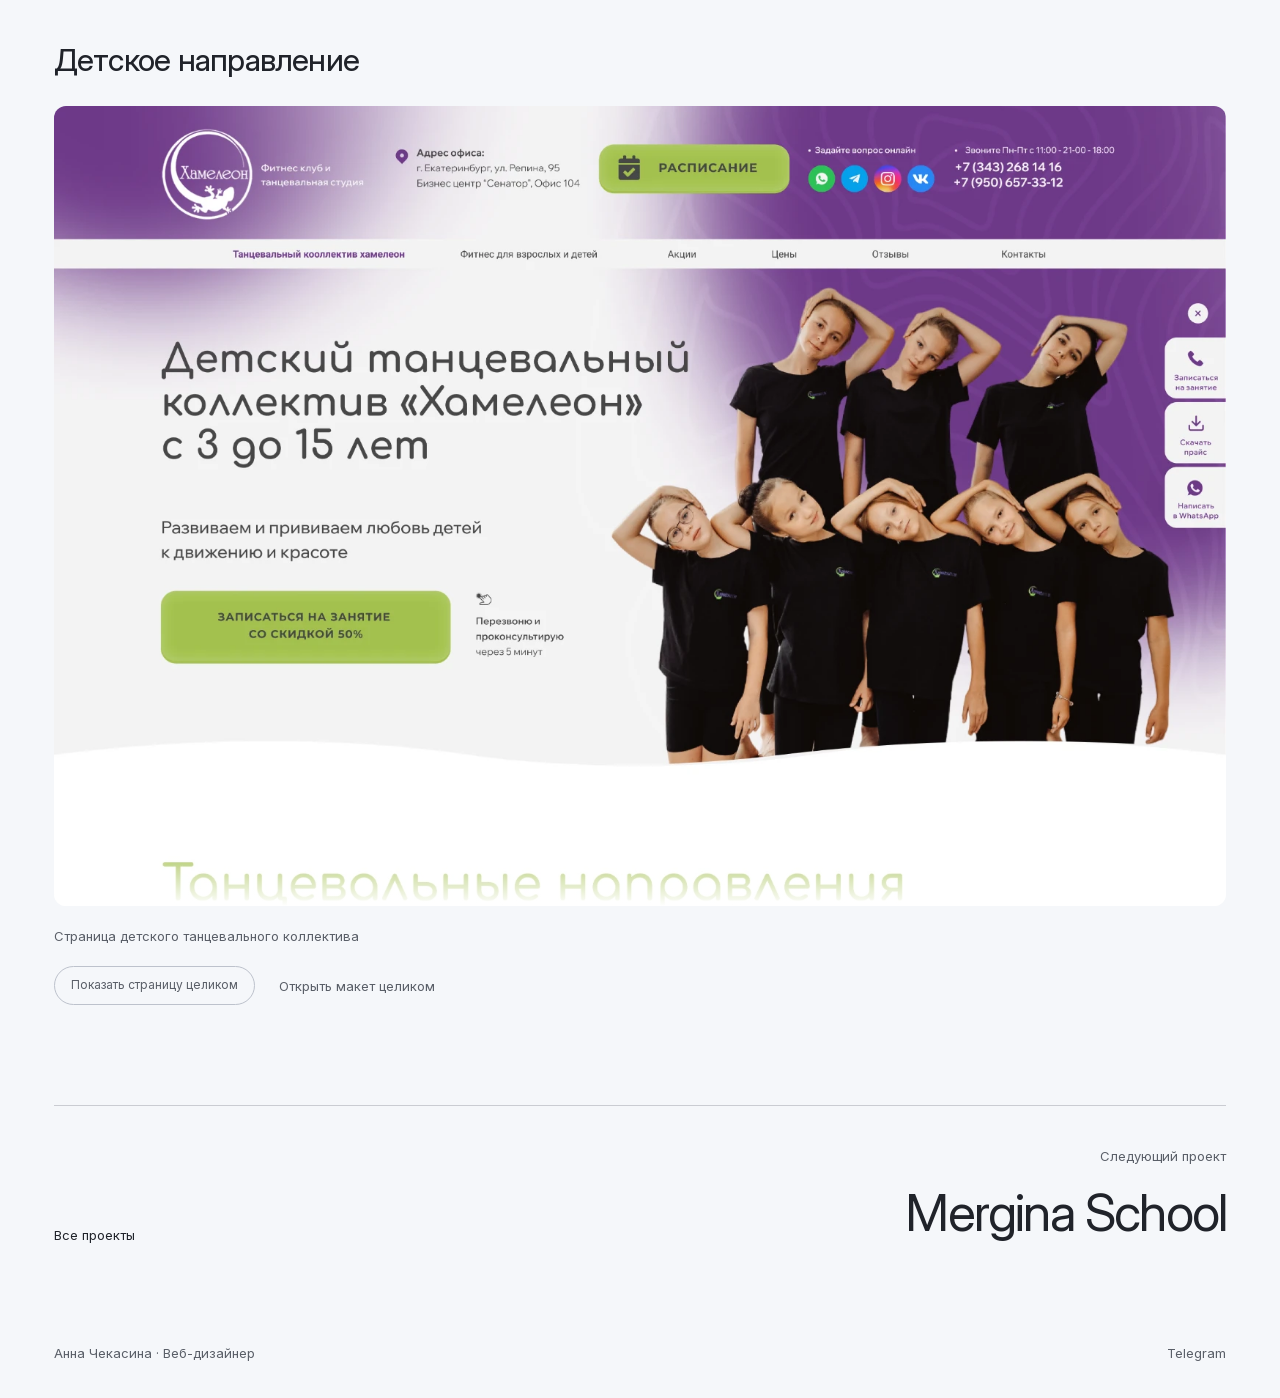
<file: Проекты/Хамелеон.html>
<!doctype html>
<html lang="ru"><head><meta charset="utf-8"><meta http-equiv="Content-Security-Policy" content="default-src 'none'; script-src 'self'; style-src 'self' 'unsafe-inline'; img-src 'self' data:; font-src 'self'; connect-src 'none'; object-src 'none'; base-uri 'none'; form-action 'none'; frame-src 'none'; worker-src 'none'"><meta name="viewport" content="width=device-width,initial-scale=1"><title>Хамелеон — Сайт клуба · Спорт и танцы — Анна Чекасина</title><meta name="description" content="Сайт фитнес-клуба и танцевальной студии в Екатеринбурге. Создала дизайн сайта с отдельными страницами для детских и взрослых направлений: занятия, преподаватели, цены и запись на пробное занятие."><meta name="theme-color" content="#f5f7fa"><link rel="icon" href="data:image/svg+xml,%3Csvg xmlns='http://www.w3.org/2000/svg' viewBox='0 0 64 64'%3E%3Ctext y='46' font-size='40'%3EАЧ%3C/text%3E%3C/svg%3E"><link rel="preload" href="../Материалы/InterVariable.woff2" as="font" type="font/woff2" crossorigin><link rel="stylesheet" href="../стили-6a9125b0947c.css"><script src="../сценарии-9a3dac808d88.js" defer></script></head>
<body class="case-page"><header class="header case-header"><a class="identity" href="../index.html">Анна Чекасина</a><a class="back-to-projects" href="../index.html#projects"> Все проекты</a></header>
<main class="case-main"><div class="case-intro"><p class="case-type">Сайт клуба · Спорт и танцы</p><h1>Хамелеон</h1><div class="case-summary"><p class="case-about">Сайт фитнес‑клуба и танцевальной студии в Екатеринбурге.</p><div class="case-role"><h2>Моя работа</h2><p>Создала дизайн сайта с отдельными страницами для детских и взрослых направлений: занятия, преподаватели, цены и запись на пробное занятие.</p></div></div></div>
<nav class="case-content-nav" aria-label="Разделы проекта"><a class="primary case-live-link" href="https://хамелеон66.рф/" target="_blank" rel="noopener noreferrer"><span class="button-label">Открыть сайт</span></a><a href="#figma">Обзор в Figma </a><a href="#layouts">Макеты страниц </a></nav>
<div class="project-visual browser-cover " style="--project-bg:#ded3e9"><div class="browser-frame"><div class="browser-bar" aria-hidden="true"><i></i><i></i><i></i><span></span></div><img src="../Материалы/Проекты/Хамелеон-главная-обложка.webp" alt="Страница детского танцевального коллектива — Хамелеон" loading="eager" decoding="async" width="1200" height="804"></div></div>
<section class="case-overview" id="figma" aria-labelledby="figma-title"><div class="case-overview-heading"><h2 id="figma-title">Проект в Figma</h2><p>Страницы детских и взрослых направлений, служебные экраны и формы предложений.</p></div><div class="case-overview-grid"><figure class="case-figure"><a  class="case-overview-image" href="../Материалы/Проекты/Хамелеон-обзор.jpg" target="_blank" rel="noopener" aria-label="Детское и взрослое направления, служебные экраны: увеличить скриншот"><img src="../Материалы/Проекты/Хамелеон-обзор.jpg" alt="Детское и взрослое направления, служебные экраны" width="704" height="933" loading="lazy" decoding="async"></a><figcaption><span>Детское и взрослое направления, служебные экраны</span><div class="case-image-actions"><a href="../Материалы/Проекты/Хамелеон-обзор.jpg" target="_blank" rel="noopener">Увеличить скриншот </a></div></figcaption></figure></div></section>
<section class="case-gallery" id="layouts" aria-labelledby="layouts-title"><div class="case-overview-heading"><h2 id="layouts-title">Макеты страниц</h2><p>Длинные страницы можно раскрыть целиком. Любой макет открывается отдельно для подробного просмотра.</p></div><section class="case-group" aria-labelledby="group-0"><h3 id="group-0">Детское направление</h3><div class="case-layout-grid case-layout-pages"><figure class="case-figure case-layout"><a id="layout-0-0" class="case-image-link" href="../Материалы/Проекты/Хамелеон-главная.webp" target="_blank" rel="noopener" aria-label="Страница детского танцевального коллектива: открыть макет целиком"><img src="../Материалы/Проекты/Хамелеон-главная.webp" alt="Страница детского танцевального коллектива" width="1600" height="11597" loading="lazy" decoding="async"></a><figcaption><span>Страница детского танцевального коллектива</span><div class="case-image-actions"><button class="case-expand" type="button" aria-expanded="false" aria-controls="layout-0-0" hidden>Показать страницу целиком</button><a href="../Материалы/Проекты/Хамелеон-главная.webp" target="_blank" rel="noopener">Открыть макет целиком </a></div></figcaption></figure></div></section></section>
<nav class="case-next" aria-label="Другие проекты"><a href="../index.html#projects">Все проекты</a><a href="Mergina-School.html"><small>Следующий проект</small><span>Mergina School </span></a></nav>
</main><footer class="case-footer"><span>Анна Чекасина · Веб-дизайнер</span><a href="https://t.me/annachekasina" target="_blank" rel="noopener">Telegram </a></footer></body></html>
</file>
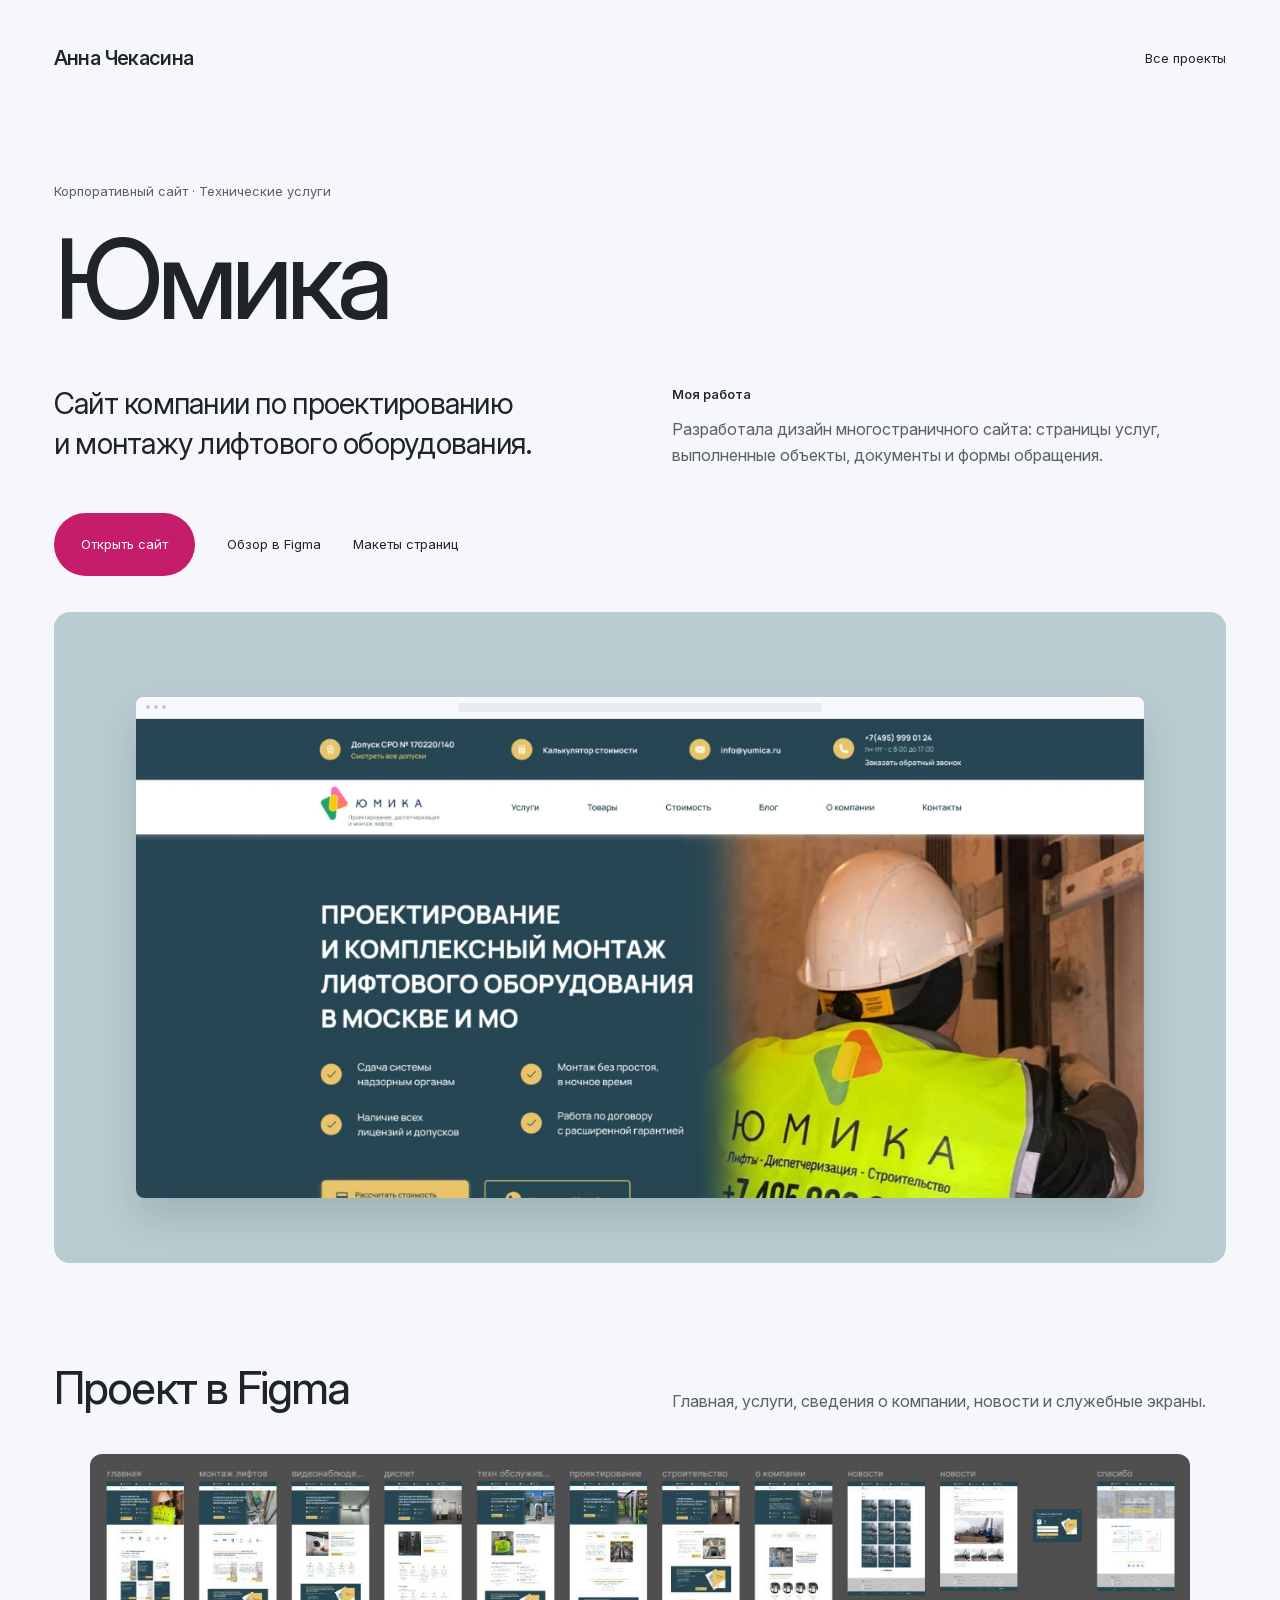
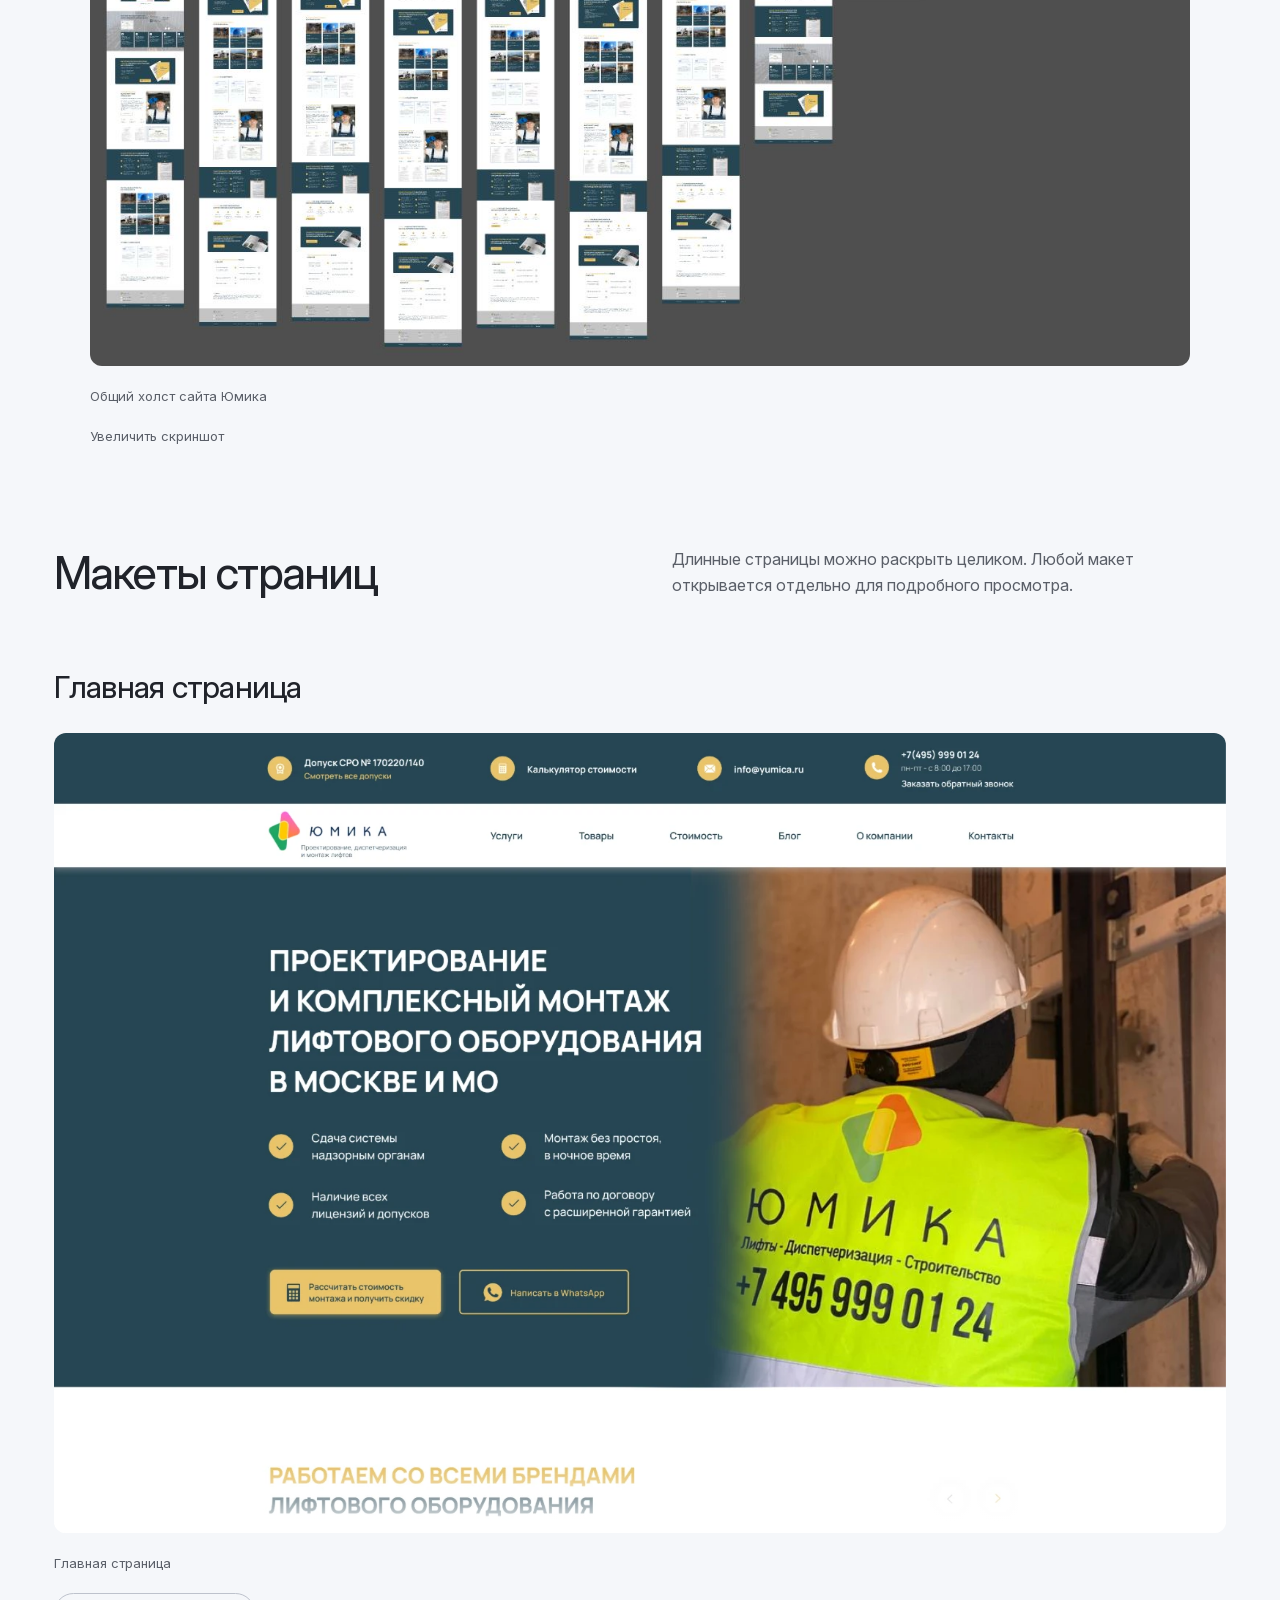
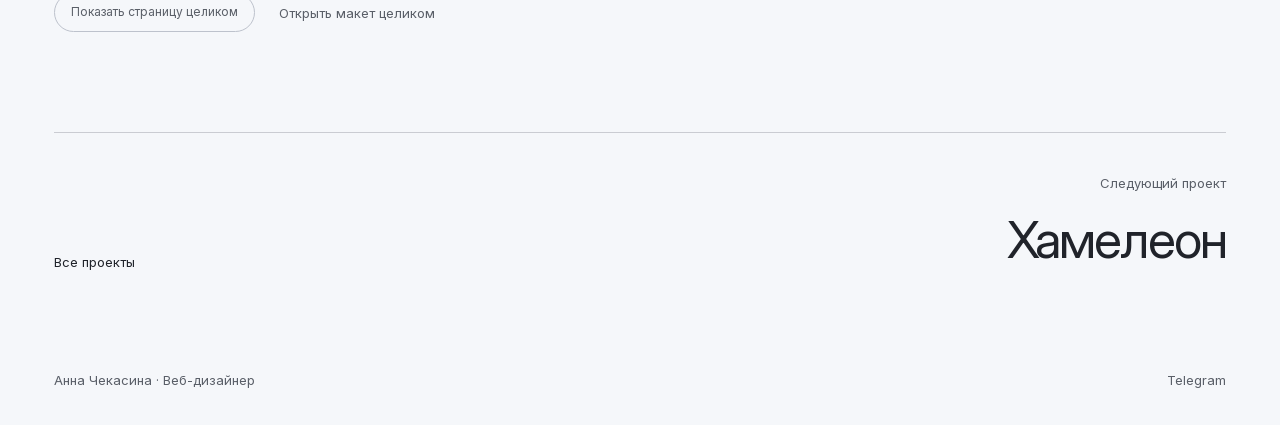
<file: Проекты/Юмика.html>
<!doctype html>
<html lang="ru"><head><meta charset="utf-8"><meta http-equiv="Content-Security-Policy" content="default-src 'none'; script-src 'self'; style-src 'self' 'unsafe-inline'; img-src 'self' data:; font-src 'self'; connect-src 'none'; object-src 'none'; base-uri 'none'; form-action 'none'; frame-src 'none'; worker-src 'none'"><meta name="viewport" content="width=device-width,initial-scale=1"><title>Юмика — Корпоративный сайт · Технические услуги — Анна Чекасина</title><meta name="description" content="Сайт компании по проектированию и монтажу лифтового оборудования. Разработала дизайн многостраничного сайта: страницы услуг, выполненные объекты, документы и формы обращения."><meta name="theme-color" content="#f5f7fa"><link rel="icon" href="data:image/svg+xml,%3Csvg xmlns='http://www.w3.org/2000/svg' viewBox='0 0 64 64'%3E%3Ctext y='46' font-size='40'%3EАЧ%3C/text%3E%3C/svg%3E"><link rel="preload" href="../Материалы/InterVariable.woff2" as="font" type="font/woff2" crossorigin><link rel="stylesheet" href="../стили-6a9125b0947c.css"><script src="../сценарии-9a3dac808d88.js" defer></script></head>
<body class="case-page"><header class="header case-header"><a class="identity" href="../index.html">Анна Чекасина</a><a class="back-to-projects" href="../index.html#projects"> Все проекты</a></header>
<main class="case-main"><div class="case-intro"><p class="case-type">Корпоративный сайт · Технические услуги</p><h1>Юмика</h1><div class="case-summary"><p class="case-about">Сайт компании по проектированию и монтажу лифтового оборудования.</p><div class="case-role"><h2>Моя работа</h2><p>Разработала дизайн многостраничного сайта: страницы услуг, выполненные объекты, документы и формы обращения.</p></div></div></div>
<nav class="case-content-nav" aria-label="Разделы проекта"><a class="primary case-live-link" href="https://yumica.ru/" target="_blank" rel="noopener noreferrer"><span class="button-label">Открыть сайт</span></a><a href="#figma">Обзор в Figma </a><a href="#layouts">Макеты страниц </a></nav>
<div class="project-visual browser-cover " style="--project-bg:#b9ccd1"><div class="browser-frame"><div class="browser-bar" aria-hidden="true"><i></i><i></i><i></i><span></span></div><img src="../Материалы/Проекты/Юмика-главная-обложка.webp" alt="Главная страница — Юмика" loading="eager" decoding="async" width="1200" height="804"></div></div>
<section class="case-overview" id="figma" aria-labelledby="figma-title"><div class="case-overview-heading"><h2 id="figma-title">Проект в Figma</h2><p>Главная, услуги, сведения о компании, новости и служебные экраны.</p></div><div class="case-overview-grid"><figure class="case-figure"><a  class="case-overview-image" href="../Материалы/Проекты/Юмика-обзор.jpg" target="_blank" rel="noopener" aria-label="Общий холст сайта Юмика: увеличить скриншот"><img src="../Материалы/Проекты/Юмика-обзор.jpg" alt="Общий холст сайта Юмика" width="1369" height="638" loading="lazy" decoding="async"></a><figcaption><span>Общий холст сайта Юмика</span><div class="case-image-actions"><a href="../Материалы/Проекты/Юмика-обзор.jpg" target="_blank" rel="noopener">Увеличить скриншот </a></div></figcaption></figure></div></section>
<section class="case-gallery" id="layouts" aria-labelledby="layouts-title"><div class="case-overview-heading"><h2 id="layouts-title">Макеты страниц</h2><p>Длинные страницы можно раскрыть целиком. Любой макет открывается отдельно для подробного просмотра.</p></div><section class="case-group" aria-labelledby="group-0"><h3 id="group-0">Главная страница</h3><div class="case-layout-grid case-layout-pages"><figure class="case-figure case-layout"><a id="layout-0-0" class="case-image-link" href="../Материалы/Проекты/Юмика-главная.webp" target="_blank" rel="noopener" aria-label="Главная страница: открыть макет целиком"><img src="../Материалы/Проекты/Юмика-главная.webp" alt="Главная страница" width="1600" height="8825" loading="lazy" decoding="async"></a><figcaption><span>Главная страница</span><div class="case-image-actions"><button class="case-expand" type="button" aria-expanded="false" aria-controls="layout-0-0" hidden>Показать страницу целиком</button><a href="../Материалы/Проекты/Юмика-главная.webp" target="_blank" rel="noopener">Открыть макет целиком </a></div></figcaption></figure></div></section></section>
<nav class="case-next" aria-label="Другие проекты"><a href="../index.html#projects">Все проекты</a><a href="Хамелеон.html"><small>Следующий проект</small><span>Хамелеон </span></a></nav>
</main><footer class="case-footer"><span>Анна Чекасина · Веб-дизайнер</span><a href="https://t.me/annachekasina" target="_blank" rel="noopener">Telegram </a></footer></body></html>
</file>
<file: стили-16e066aaa7f0.css>
/* обо-мне.css */
/* Продолжение главной: типографика и сетка первого экрана, без новых эффектов. */
.about-section{padding:110px 4.2vw 30px;scroll-margin-top:40px}
.about-heading{display:grid;grid-template-columns:1fr 1fr;gap:70px;align-items:end;margin-bottom:64px}
.about-section h2{font-size:clamp(52px,6.5vw,108px);font-weight:450;line-height:1.02;letter-spacing:-.055em;margin:0}
.about-heading>p{font-size:15px;line-height:1.65;color:#5a5f68;max-width:420px;margin:0 0 6px;justify-self:end}
.experience-row{display:grid;grid-template-columns:1fr 1fr;gap:70px;padding:38px 0 44px;border-top:1px solid #c9ccd3}
.experience-place h3{font-size:clamp(24px,2.6vw,42px);line-height:1.15;font-weight:450;letter-spacing:-.045em;margin:0 0 15px;overflow-wrap:anywhere}
.experience-place>p{font-size:13px;color:#5a5f68;margin:0;line-height:1.5}
.experience-details{max-width:560px}
.experience-details>p,.skills-grid p{font-size:15px;line-height:1.7;color:#5a5f68;margin:0 0 18px}
.experience-details>p:last-child{margin-bottom:0}
.experience-details>.experience-role{font-size:18px;font-weight:500;line-height:1.35;color:#16171a;margin-bottom:20px}
.about-link{display:inline-flex;align-items:center;gap:18px;font-size:13px;padding:10px 0;color:#16171a}
.about-link:hover,.about-link:focus-visible{color:#c51d6b}
.skills-grid{display:grid;grid-template-columns:1fr 1fr;gap:48px 70px}
.skills-grid article{max-width:540px}
.skills-grid h3,.tools-block>h3{font-size:26px;line-height:1.2;letter-spacing:-.035em;font-weight:450;margin:0 0 18px}
.skills-grid p{margin-bottom:0;max-width:480px}
.tools-block{display:grid;grid-template-columns:1fr 1fr;gap:70px;border-top:1px solid #c9ccd3;margin-top:64px;padding-top:38px}
.tools-list{margin:0}
.tools-list>div{display:grid;grid-template-columns:115px 1fr;gap:22px;margin-bottom:24px}
.tools-list dt{font-size:17px;font-weight:500;line-height:1.5}
.tools-list dd{font-size:14px;line-height:1.65;color:#5a5f68;margin:0;max-width:350px}
.process-list{display:grid;grid-template-columns:repeat(4,minmax(0,1fr));gap:32px;list-style:none;margin:0;padding:0}
.process-list li{min-width:0;border-top:1px solid #c9ccd3;padding-top:24px}
.process-number{display:block;color:#c51d6b;font-size:13px;font-variant-numeric:tabular-nums;margin-bottom:28px}
.process-list h3{font-size:24px;font-weight:450;line-height:1.25;letter-spacing:-.035em;margin:0 0 18px;min-height:3.75em}
.process-list p{font-size:15px;line-height:1.7;color:#5a5f68;margin:0;max-width:440px}
.contact-section{padding-top:135px;padding-bottom:100px}
.contact-section h2{font-size:clamp(52px,8vw,132px);margin-bottom:54px}
.contact-content{width:calc(50% - 35px);margin-left:auto}
.contact-intro{font-size:18px;line-height:1.6;max-width:520px;margin:0 0 30px}
.contact-links{display:flex;align-items:flex-start;flex-direction:column;gap:23px}
.contact-telegram{font-size:13px}
.contact-email{font-size:clamp(18px,2vw,28px);letter-spacing:-.035em;overflow-wrap:anywhere}
.contact-content>.about-link{margin-top:24px}
footer.site-footer{margin:0 4.2vw;border-top:1px solid #c9ccd3;min-height:110px;padding:25px 0;font-size:12px}
@media(min-width:1600px){.about-section{padding-left:5vw;padding-right:5vw}footer.site-footer{margin-left:5vw;margin-right:5vw}}
@media(max-width:1100px){.about-heading,.experience-row,.skills-grid,.tools-block{gap:40px}.contact-content{width:calc(50% - 20px)}.tools-list>div{grid-template-columns:95px 1fr;gap:16px}}
@media(max-width:1200px){.process-list{grid-template-columns:repeat(2,minmax(0,1fr));gap:40px}.process-list h3{min-height:2.5em}}
@media(max-width:700px){
 .about-section{padding:65px 24px 20px;scroll-margin-top:28px}
 .about-heading{grid-template-columns:1fr;gap:24px;margin-bottom:38px}
 .about-section h2{font-size:clamp(44px,11.5vw,78px)}
 .about-heading>p{justify-self:start;font-size:13px;max-width:380px}
 .experience-row{grid-template-columns:1fr;gap:24px;padding:28px 0 34px}
 .experience-place h3{font-size:28px;margin-bottom:10px}
 .experience-place>p{font-size:12px}
 .experience-details>p,.skills-grid p{font-size:13px;line-height:1.65}
 .experience-details>.experience-role{font-size:16px;margin-bottom:14px}
 .skills-grid{grid-template-columns:1fr;gap:30px}
 .skills-grid h3,.tools-block>h3{font-size:24px;margin-bottom:14px}
 .tools-block{grid-template-columns:1fr;gap:12px;margin-top:38px;padding-top:28px}
 .tools-list>div{grid-template-columns:90px 1fr;gap:18px;margin-bottom:20px}
 .tools-list dt{font-size:15px}.tools-list dd{font-size:13px}
 .process-list{grid-template-columns:1fr;gap:28px}
 .process-list li{padding-top:20px}
 .process-number{margin-bottom:18px;font-size:12px}
 .process-list h3{min-height:0;font-size:24px;margin-bottom:14px;max-width:360px}
 .process-list p{font-size:13px;line-height:1.65}
 .contact-section{padding-top:80px;padding-bottom:55px}
 .contact-section h2{font-size:clamp(38px,10.3vw,70px);margin-bottom:30px}
 .contact-content{width:100%;margin-left:0}.contact-intro{font-size:16px;margin-bottom:25px}
 .contact-telegram{font-size:12px}
 footer.site-footer{margin:0 24px;min-height:110px;gap:12px;align-content:center}
 footer.site-footer a{padding-top:0;width:auto}
}

/* оформление.css */
@font-face{font-family:Inter;src:url('./Материалы/InterVariable.woff2') format('woff2');font-weight:100 900;font-display:swap}
:root{font-family:Inter,Arial,sans-serif;color:#20232a;background:#f5f7fa;font-synthesis:none}*{box-sizing:border-box}body{margin:0;min-width:320px}a{color:inherit;text-decoration:none}button{font:inherit;color:inherit;cursor:pointer}a:focus-visible,button:focus-visible{outline:2px solid #c51d6b;outline-offset:6px}a:hover{text-decoration:underline;text-underline-offset:5px}.page{min-height:100svh;padding:0 4.2vw;display:flex;flex-direction:column}.header{display:flex;align-items:center;justify-content:space-between;gap:36px;min-height:116px}.identity{font-weight:550;font-size:20px;letter-spacing:-.65px}.header nav{display:flex;align-items:center;gap:30px;font-size:13px}.resume{margin-left:28px}.resume span{margin-left:14px}main{flex:1;display:flex;flex-direction:column;justify-content:center;padding:36px 0 48px}.intro-row{display:flex;align-items:center;justify-content:space-between;margin-bottom:48px;font-size:14px}.intro-row p{margin:0}.status{display:flex;align-items:center;gap:9px;font-size:12px}.status i{width:6px;height:6px;border-radius:50%;background:#496d50}.status span{color:#5a5f68}h1{font-size:clamp(58px,7.7vw,138px);font-weight:450;line-height:1.055;letter-spacing:-.055em;margin:0 0 54px;white-space:nowrap}.line{display:block;overflow:hidden;padding:0 0 .12em;margin:0 0 -.12em}.line>span{display:block;will-change:transform}.mobile-break{display:none}.details{display:grid;grid-template-columns:1fr 1fr;gap:70px;align-items:start}.actions{display:flex;align-items:center;gap:28px;padding-top:6px;font-size:13px}.primary{display:inline-flex;align-items:center;gap:40px;background:#c51d6b;color:#fff;border-radius:40px;padding:22px 27px;white-space:nowrap}.secondary{white-space:nowrap;padding:10px 0}.secondary span{margin-left:14px}.description{font-size:15px;line-height:1.65;color:#5a5f68;margin:0;max-width:495px;justify-self:end}footer{min-height:96px;display:flex;align-items:center;justify-content:space-between;gap:16px;font-size:12px;color:#5a5f68}.replay{border:0;background:transparent;font-size:12px;padding:12px;color:#5a5f68}.replay span{font-size:18px;margin-right:5px}footer a span{margin-left:12px}.intro{position:fixed;inset:0;background:#f5f7fa;overflow:hidden;z-index:20;contain:paint}.intro[hidden]{display:none}.initials{position:absolute;left:50%;top:50%;font-size:96px;font-weight:650;letter-spacing:-.085em;line-height:1;transform:translate(-50%,-50%);will-change:transform;transform-origin:center}.skip-intro{position:absolute;bottom:25px;right:4.2vw;border:1px solid #bfc1c8;padding:10px 15px;border-radius:24px;background:#f5f7fa;color:#16171a;font-size:11px}.animating{overflow:hidden}.replay:disabled{opacity:.35;cursor:default}
@media(min-width:1600px){.page{padding:0 5vw}.details{grid-template-columns:1.2fr 1fr}.description{max-width:570px;font-size:17px}}
@media(max-width:1100px){.header nav{gap:20px}.resume{margin-left:6px}.identity{font-size:18px}.details{gap:40px}.actions{align-items:flex-start;flex-direction:column;gap:12px}.description{font-size:14px}.primary{padding:18px 24px}.intro-row{margin-bottom:38px}h1{font-size:7.5vw;margin-bottom:38px}}
@media(max-width:700px){.page{padding:0 24px}.header{min-height:125px;gap:22px;flex-wrap:wrap;align-content:center}.identity{font-size:19px}.header nav{width:100%;justify-content:space-between;gap:8px;font-size:12px}.resume{margin-left:0}.resume span{margin-left:4px}main{justify-content:flex-start;padding:40px 0 36px}.intro-row{align-items:flex-start;gap:16px;flex-direction:column;margin-bottom:38px;font-size:13px}.status{font-size:11px;gap:7px}h1{font-size:clamp(36px,10.9vw,75px);letter-spacing:-.05em;margin-bottom:34px;line-height:1.065}.mobile-break{display:block}.details{display:flex;flex-direction:column;gap:26px}.description{order:0;font-size:13px;line-height:1.6;max-width:440px;align-self:start}.actions{order:1;flex-direction:row;flex-wrap:wrap;align-items:center;gap:17px;font-size:12px}.primary{padding:18px 20px;gap:20px}.secondary span{margin-left:6px}footer{min-height:92px;flex-wrap:wrap;gap:2px 12px;font-size:10px;padding:16px 0}.replay{font-size:10px;padding:8px 0}footer a{width:100%;padding-top:10px}.skip-intro{right:24px}}
/* Полоса текстовой ссылки всегда следует её текущему цвету. */
a{text-decoration-color:currentColor}
.header nav a:is(:hover,:focus-visible),.case-header .back-to-projects:is(:hover,:focus-visible){color:#c51d6b;text-decoration:underline;text-decoration-color:currentColor;text-underline-offset:5px}
a:focus-visible:where(:not(.primary):not(.secondary):not(.project-card):not(.ai-card):not(.case-image-link):not(.case-overview-image)){text-decoration:underline;text-decoration-color:currentColor;text-underline-offset:5px}
/* Независимые слои: маска появления, кинетика текста и параллакс. */
.title-row{display:flex;gap:.22em}.title-row .line{flex:none}
.line{padding-top:.06em;margin-top:-.06em;transform-origin:left center}
.line>span{transform-origin:left center}
h1{transform:translate3d(0,var(--title-y,0px),0)}
.title-row,.line:first-child{--kinetic:var(--stretch,1)}
.line{scale:1 var(--kinetic,1)}
.actions{translate:0 var(--actions-y,0px)}
.description{translate:0 var(--description-y,0px)}
/* После первого экрана начинается настоящий блок проектов. */
/* Из точки раскрывается синяя заливка, как в видео Ани. */
.primary{position:relative;isolation:isolate;overflow:hidden;gap:16px;background:#fff;color:#16171a;box-shadow:0 5px 12px #16171a0b;transition:color .25s,box-shadow .35s}
.primary::before{content:"";position:absolute;left:27px;top:50%;width:8px;height:8px;border-radius:50%;background:#16171a;transform:translateY(-50%) scale(1);transition:transform .55s cubic-bezier(.65,0,.25,1),background .25s;pointer-events:none}
.primary .button-label{position:relative;font-size:inherit;line-height:19px;transform:translateX(18px);transition:transform .45s cubic-bezier(.25,.8,.25,1)}
.primary .button-arrow{position:relative;display:inline-block;min-width:19px;font-size:22px;line-height:19px;opacity:0;transform:translateX(-12px);transition:transform .45s cubic-bezier(.25,.8,.25,1),opacity .25s}
.primary:focus-visible{color:#fff;box-shadow:0 8px 22px #c51d6b26}
.primary:focus-visible::before{background:#c51d6b;transform:translateY(-50%) scale(65)}
.primary:focus-visible .button-label,.primary:focus-visible .button-arrow{transform:translateX(0);opacity:1}
.secondary{border-bottom:0;transition:color .25s}
.secondary:hover,.secondary:focus-visible{color:#c51d6b;text-decoration:none}
.status i{flex:none;animation:online-pulse 2s ease-in-out infinite}
@keyframes online-pulse{0%,100%{transform:scale(1);box-shadow:0 0 0 0 #496d5026}50%{transform:scale(1.2);box-shadow:0 0 0 5px #496d5000}}
.cursor{position:fixed;left:0;top:0;width:9px;height:9px;background:#fff;border-radius:50%;pointer-events:none;z-index:100;mix-blend-mode:difference;opacity:0;transform:translate3d(-100px,-100px,0) translate(-50%,-50%);transition:width .25s,height .25s,border-radius .25s,opacity .15s;will-change:transform}
.cursor.is-over-control{mix-blend-mode:normal;background:#16171a}
.cursor.is-visible{opacity:1}.cursor.is-interactive{width:27px;height:17px;border-radius:6px;mix-blend-mode:normal;background:#c51d6b}.cursor.is-visible.is-interactive{opacity:.28}.cursor.is-button{width:33px;height:23px;border-radius:12px;background:#fff}.cursor.is-visible.is-button{opacity:.7}
@media(hover:hover) and (pointer:fine){
 .primary:hover{background:#fff;color:#fff;text-decoration:none;box-shadow:0 8px 22px #c51d6b26}
 .primary:hover::before{background:#c51d6b;transform:translateY(-50%) scale(65)}
 .primary:hover .button-label,.primary:hover .button-arrow{transform:translateX(0);opacity:1}
}
@media(hover:hover) and (pointer:fine) and (prefers-reduced-motion:no-preference){
 .custom-cursor,.custom-cursor a,.custom-cursor button{cursor:none}
}
@media(max-width:1100px){.primary::before{left:24px}}
@media(max-width:700px){.title-row{display:block}.title-row .line{display:block}.primary::before{left:20px}}
@media(prefers-reduced-motion:reduce){
 .intro{display:none!important}.line>span{will-change:auto}
 h1,.primary{transform:none!important}.line{scale:none!important}
 .actions,.description{translate:none!important}
 .status i{animation:none}.primary,.primary::before,.primary .button-label,.primary .button-arrow,.secondary{transition:none}
 .cursor{display:none}
}

/* Инверсия даёт тёмную точку на светлом фоне; наведение остаётся розовым. */
.cursor{background:#fff;mix-blend-mode:difference;box-shadow:none}
.cursor.is-over-control,.cursor.is-interactive,.cursor.is-button{background:#c51d6b;mix-blend-mode:normal;box-shadow:none}
.cursor.is-visible.is-interactive,.cursor.is-visible.is-button{opacity:.8}

/* появление-текста.css */
/* Содержание доступно без JS. Маски включаются только после измерения строк. */
.reveal-preparing{visibility:hidden}
.reveal-heading{display:flex;flex-direction:column}
.reveal-heading .reveal-line{display:block;overflow:hidden;padding:.09em 0 .16em;margin:-.09em 0 -.16em;transform-origin:left center}
.reveal-line>span{display:block;transform:translateY(110%)}
.reveal-ready .reveal-line>span{transition:transform 1.2s cubic-bezier(.16,1,.3,1);transition-delay:calc(var(--line-index)*.15s)}
.reveal-heading.is-revealed .reveal-line>span{transform:translateY(0)}
.reveal-description{opacity:0;transform:translateY(20px)}
.reveal-ready.reveal-description{transition:opacity .8s ease-out .4s,transform .8s ease-out .4s}
.reveal-description.is-revealed{opacity:1;transform:translateY(0)}
.reveal-heading.is-settled .reveal-line>span{will-change:auto}
.reveal-heading:not(.is-settled) .reveal-line>span{will-change:transform}
.reveal-heading.is-settled .reveal-line>span,.reveal-description.is-settled{transition:none}
h1.reveal-heading .reveal-line{--kinetic:var(--stretch,1);scale:1 var(--kinetic)}
.project-name{min-width:0;flex:1}
@media(prefers-reduced-motion:reduce){
 .reveal-preparing{visibility:visible}
 .reveal-line>span,.reveal-description{transform:none!important;opacity:1!important;transition:none!important;will-change:auto!important}
 h1.reveal-heading .reveal-line{scale:none!important}
}

/* проекты.css */
html{scroll-behavior:smooth}
.work-section{padding:120px 4.2vw 0;scroll-margin-top:45px}
.work-heading{display:grid;grid-template-columns:1fr 1fr;align-items:end;gap:70px;margin-bottom:60px;scroll-margin-top:45px}
.work-heading h2{font-size:clamp(52px,6.5vw,108px);font-weight:450;line-height:1.02;letter-spacing:-.055em;margin:0}
.work-heading p{font-size:15px;line-height:1.65;max-width:360px;margin:0 0 6px;justify-self:end;color:#5a5f68}
.work-grid{display:grid;grid-template-columns:repeat(2,minmax(0,1fr));gap:64px 32px}
.project-slot{min-width:0;perspective:1400px}
.project-card{display:block;transform-origin:center bottom;text-decoration:none;transform:translate3d(0,var(--card-y,0px),0) rotateX(var(--card-tilt,0deg)) rotateZ(var(--card-roll,0deg)) scale(var(--card-scale,1));opacity:var(--card-opacity,1)}
.project-card:hover{text-decoration:none}
.project-card:focus-visible{outline:2px solid #c51d6b;outline-offset:8px;border-radius:18px}
.project-visual{position:relative;isolation:isolate;aspect-ratio:1.48;background:var(--project-bg,#dce1e8);border-radius:16px;overflow:hidden}
.browser-frame{position:absolute;left:7%;right:7%;top:13%;height:77%;background:#fff;border-radius:8px;box-shadow:0 20px 40px #13292e26;overflow:hidden;transition:transform .65s cubic-bezier(.2,.7,.2,1)}
.browser-bar{height:22px;display:flex;align-items:center;gap:4px;padding:0 10px;background:#f8f9fa;border-bottom:1px solid #dfe3e7}
.browser-bar i{width:4px;height:4px;border-radius:50%;background:#c5c8ce}
.browser-bar span{position:absolute;left:32%;right:32%;height:9px;border-radius:3px;background:#e8ebee}
.browser-frame>img{display:block;width:100%;height:calc(100% - 22px);object-fit:cover;object-position:top}
.phone{position:absolute;width:31%;border:5px solid #fcfdfc;outline:1px solid #ffffff8c;border-radius:28px;background:#fff;box-shadow:0 20px 35px #193c4233;overflow:hidden;aspect-ratio:390/844;transition:translate .65s cubic-bezier(.2,.7,.2,1)}
.phone img{display:block;width:100%;height:100%;object-fit:cover;object-position:top}
.phone-back{left:18%;top:13%;transform:rotate(-9deg)}
.phone-front{right:17%;top:-5%;transform:rotate(8deg)}
.responsive-cover .browser-frame{left:6%;right:15%;top:12%;height:77%}
.responsive-cover .responsive-phone{width:22%;right:5%;top:34%;border-width:3px;border-radius:20px;transform:rotate(5deg)}
.project-caption{padding:18px 0 0}
.project-type{margin:0 0 7px;font-size:12px;line-height:1.4;color:#5a5f68}
.project-caption h3{display:flex;align-items:center;margin:0;font-size:clamp(22px,2vw,32px);line-height:1.2;font-weight:450;letter-spacing:-.035em}
.project-arrow{display:inline-block;width:0;opacity:0;color:#c51d6b;transform:translateX(-8px);transition:width .3s,opacity .3s,transform .3s;overflow:hidden;flex-shrink:0}
.project-card:focus-visible .project-arrow{width:1.1em;opacity:1;transform:translateX(0)}
.work-end{display:flex;justify-content:center;padding:80px 0 65px;color:#5a5f68;font-size:13px}
.work-end span{margin-left:12px}
@media(hover:hover) and (pointer:fine){
 .project-card:hover .browser-frame{transform:translateY(-5px) scale(1.025)}
 .project-card:hover .phone-back{translate:0 -6px}.project-card:hover .phone-front{translate:0 6px}
 .project-card:hover .project-arrow{width:1.1em;opacity:1;transform:translateX(0)}
}
/* Отдельные страницы: короткий рассказ и крупные реальные макеты. */
.case-page{padding:0 4.2vw}
.case-header{padding:0}.back-to-projects{font-size:13px}.back-to-projects span{margin-right:12px}
.case-main{display:block;padding:65px 0 0}
.case-intro{margin-bottom:65px}.case-type{font-size:13px;color:#5a5f68;margin:0 0 24px}
.case-intro h1{font-size:clamp(56px,8.5vw,144px);white-space:normal;line-height:1.02;margin:0 0 48px;overflow-wrap:anywhere;transform:none}
.case-summary{display:grid;grid-template-columns:1fr 1fr;gap:70px}
.case-about{font-size:clamp(22px,2.3vw,34px);line-height:1.3;letter-spacing:-.025em;margin:0;max-width:550px}
.case-role{max-width:495px;justify-self:end}.case-role h2{font-size:13px;font-weight:550;margin:0 0 12px}.case-role p{font-size:15px;line-height:1.7;color:#5a5f68;margin:0}
.case-main>.project-visual{aspect-ratio:1.8;max-height:800px}
.case-main>.phones-cover .phone{width:24%}.case-main>.phones-cover .phone-back{left:25%;top:13%}.case-main>.phones-cover .phone-front{right:23%;top:-6%}
.case-gallery{display:grid;gap:70px;padding:100px 0;scroll-margin-top:32px}
.case-gallery>.case-overview-heading{margin-bottom:0}
.case-content-nav{display:flex;flex-wrap:wrap;align-items:center;gap:16px 32px;margin:-20px 0 36px;font-size:13px}
.case-content-nav a{padding:12px 0;border-bottom:1px solid #bfc3cc}.case-content-nav span{margin-left:18px}.case-content-nav a:hover{color:#c51d6b;text-decoration:none}
.case-content-nav a:not(.case-live-link){position:relative;display:inline-flex;align-items:center;min-height:44px;line-height:20px;white-space:nowrap;border-bottom:0}
.case-content-nav a:not(.case-live-link)::after{content:"";position:absolute;left:0;right:0;bottom:8px;height:1px;background:currentColor;pointer-events:none;opacity:0;transform:scaleX(0);transform-origin:left;transition:transform .2s ease,opacity .2s ease}
.case-content-nav a:not(.case-live-link):is(:hover,:focus-visible){color:#c51d6b;text-decoration:none}
.case-content-nav a:not(.case-live-link):is(:hover,:focus-visible)::after{opacity:1;transform:scaleX(1)}
@media(prefers-reduced-motion:reduce){.case-content-nav a:not(.case-live-link)::after{transition:none}}
.case-group h3{font-size:clamp(22px,2.4vw,34px);font-weight:450;letter-spacing:-.025em;margin:0 0 28px}
.case-notes{padding-top:80px;scroll-margin-top:32px}
.case-notes>h2{font-size:clamp(30px,3.5vw,56px);font-weight:450;line-height:1.12;letter-spacing:-.035em;margin:0 0 36px}
.case-notes-grid{display:grid;grid-template-columns:repeat(3,minmax(0,1fr));gap:36px}
.case-notes-grid article{display:flex;flex-direction:column;align-items:flex-start;border-top:1px solid #bfc3cc;padding-top:24px;min-width:0}
.case-notes-grid h3{font-size:24px;line-height:1.25;font-weight:450;letter-spacing:-.02em;margin:0 0 16px}
.case-notes-grid p{font-size:16px;line-height:1.6;color:#5a5f68;margin:0 0 16px}
.case-notes-grid a{display:inline-flex;align-items:center;gap:12px;min-height:44px;max-width:100%;margin-top:auto;font-size:14px;line-height:1.5;text-decoration:none;text-underline-offset:5px}
.case-notes-grid a:is(:hover,:focus-visible){color:#c51d6b;text-decoration:underline;text-decoration-color:currentColor}
.case-notes-grid a span{flex-shrink:0}
@media(max-width:900px){.case-notes-grid{grid-template-columns:1fr;gap:28px}.case-notes{padding-top:56px}.case-notes>h2{margin-bottom:28px}.case-notes-grid article{padding-top:20px}.case-notes-grid h3{font-size:22px}.case-notes-grid p{max-width:65ch}}
.case-layout-grid{display:grid;gap:48px 36px;align-items:start}
.case-layout-responsive{grid-template-columns:minmax(0,1fr) minmax(180px,310px)}
.case-layout-phones{grid-template-columns:repeat(3,minmax(0,1fr))}
.case-layout-phones .case-image-link{border-radius:20px}
.case-layout{min-width:0;--preview-height:800px}
.case-layout .case-image-link{max-height:none;position:relative;cursor:zoom-in}
.case-layout.is-collapsed .case-image-link{max-height:var(--preview-height)}
.case-layout.is-collapsed .case-image-link:after{content:'';position:absolute;inset:auto 0 0;height:65px;background:linear-gradient(transparent,#fff);pointer-events:none}
.case-layout figcaption{flex-direction:column;gap:12px}
.case-image-actions{display:flex;flex-wrap:wrap;align-items:center;gap:10px 24px}
.case-expand{border:1px solid #bdc2cc;background:transparent;border-radius:24px;padding:10px 16px;font-size:12px;text-align:left;line-height:1.4}
.case-expand:hover{border-color:#c51d6b;color:#c51d6b}
.case-expand[hidden]{display:none}
.case-components{padding-bottom:100px;scroll-margin-top:32px}
.case-components-grid{display:grid;grid-template-columns:repeat(2,minmax(0,1fr));gap:36px;align-items:start}
.case-overview{padding-top:100px;scroll-margin-top:32px}
.case-overview-heading{display:grid;grid-template-columns:1fr 1fr;gap:70px;align-items:end;margin-bottom:36px}
.case-overview-heading h2{font-size:clamp(30px,3.5vw,56px);font-weight:450;line-height:1.12;letter-spacing:-.04em;margin:0}
.case-overview-heading p{font-size:15px;line-height:1.7;color:#5a5f68;margin:0;max-width:495px;justify-self:end}
.case-overview-grid{display:grid;grid-template-columns:1fr;gap:50px;align-items:start;max-width:1100px;margin:auto}
.case-overview-image{display:block;border-radius:12px;overflow:hidden;background:#000;cursor:zoom-in}
.case-overview-image img{display:block;width:100%;height:auto}
.case-overview-image:focus-visible{outline:2px solid #c51d6b;outline-offset:6px}
.case-overview-grid figcaption,.case-components-grid figcaption{flex-direction:column;gap:8px}
.case-figure{margin:0}.case-image-link{display:block;max-height:1000px;overflow:hidden;border-radius:12px;background:#fff}
.case-image-link img{display:block;width:100%;height:auto}
.case-figure figcaption{display:flex;justify-content:space-between;gap:20px;font-size:13px;line-height:1.5;padding-top:20px;color:#5a5f68}.case-figure figcaption a{white-space:nowrap}.case-figure figcaption a:hover{color:#c51d6b}
.case-gallery-phones{grid-template-columns:repeat(3,minmax(0,1fr));gap:36px;align-items:start}.case-gallery-phones .case-image-link{max-height:none;border-radius:24px}.case-gallery-phones figcaption{flex-direction:column;gap:6px}
.case-gallery-responsive{grid-template-columns:minmax(0,1fr) minmax(180px,310px);gap:36px;align-items:start}.case-gallery-responsive figcaption{flex-direction:column;gap:6px}
.case-next{display:flex;align-items:end;justify-content:space-between;gap:30px;border-top:1px solid #caccd2;padding:40px 0 65px}.case-next>a:first-child{font-size:13px}.case-next>a:last-child{display:flex;flex-direction:column;gap:15px;text-align:right}.case-next small{font-size:12px;color:#5a5f68}.case-next>a>span{font-size:clamp(24px,4vw,56px);letter-spacing:-.035em}.case-next a:hover{text-decoration:none;color:#c51d6b}
.case-footer{min-height:90px}.case-footer a{width:auto}
@media(min-width:1600px){.work-section{padding-left:5vw;padding-right:5vw}.case-page{padding:0 5vw}}
@media(max-width:1100px){.work-heading{gap:40px}.work-grid{gap:50px 24px}.phone{border-width:4px;border-radius:22px}.case-summary{gap:40px}.case-role p{font-size:14px}}
@media(max-width:700px){
 .case-content-nav{margin:0 0 30px;font-size:12px;gap:8px 22px}.case-content-nav span{margin-left:8px}
 .case-layout-grid{grid-template-columns:1fr;gap:32px}.case-layout-phones{max-width:390px;margin:auto}.case-layout-responsive>.case-figure:nth-child(2){width:100%;max-width:390px;justify-self:center}
 .case-layout{--preview-height:560px}.case-group h3{margin-bottom:22px}.case-components{padding-bottom:50px}.case-components-grid{grid-template-columns:1fr;gap:32px}.case-expand{font-size:11px;min-height:44px}.case-image-actions{gap:12px}
 .case-overview{padding-top:50px}.case-overview-heading{grid-template-columns:1fr;gap:20px;margin-bottom:26px}.case-overview-heading p{font-size:13px;justify-self:start}.case-overview-grid{grid-template-columns:1fr;gap:32px}
 .work-section{padding:70px 24px 0;scroll-margin-top:30px}.work-heading{grid-template-columns:1fr;gap:24px;margin-bottom:35px}.work-heading h2{font-size:clamp(46px,12vw,78px)}.work-heading p{justify-self:start;font-size:13px;max-width:360px}
 .work-grid{grid-template-columns:1fr;gap:38px}.project-visual{border-radius:12px}.project-type{font-size:11px}.project-caption{padding-top:14px}.project-caption h3{font-size:25px}.phone{border-radius:18px;border-width:3px}.browser-bar{height:15px;gap:3px;padding:0 7px}.browser-bar i{width:3px;height:3px}.browser-bar span{height:6px}.browser-frame>img{height:calc(100% - 15px)}
 .work-end{padding:55px 0 40px}.case-page{padding:0 24px}.case-header{min-height:100px;flex-wrap:nowrap;gap:15px}.case-header .identity{font-size:16px}.back-to-projects{font-size:11px;white-space:nowrap}.back-to-projects span{margin-right:4px}.case-main{padding:30px 0 0}.case-intro{margin-bottom:35px}.case-type{font-size:11px;margin-bottom:20px}.case-intro h1{font-size:clamp(42px,11vw,74px);margin-bottom:30px}.case-summary{grid-template-columns:1fr;gap:26px}.case-about{font-size:22px}.case-role{justify-self:start}.case-role p{font-size:13px}.case-main>.project-visual{aspect-ratio:1.25}.case-main>.phones-cover .phone{width:35%}.case-main>.phones-cover .phone-back{left:14%}.case-main>.phones-cover .phone-front{right:14%}
 .case-gallery{padding:50px 0;gap:40px}.case-gallery-phones{grid-template-columns:1fr;max-width:390px;margin:auto}.case-gallery-responsive{grid-template-columns:1fr}.responsive-cover .responsive-phone{border-width:2px;border-radius:12px}.case-image-link{max-height:650px}.case-figure figcaption{font-size:11px;gap:8px;flex-direction:column;padding-top:12px}.case-next{padding:28px 0 40px}.case-next>a:first-child{font-size:11px}.case-next small{font-size:10px}.case-next>a>span{font-size:24px}.case-footer{font-size:10px;min-height:70px}
}
@media(prefers-reduced-motion:reduce){html{scroll-behavior:auto}.project-card{transform:none!important;opacity:1!important}.browser-frame,.phone,.project-arrow{transition:none!important}}

/* нейросети.css */
/* ИИ-проекты продолжают палитру, типографику и сетку портфолио. */
.ai-weather{aspect-ratio:1.48;background:#dce8e1}
.weather-cover-desktop{position:absolute;left:5%;top:9%;width:72%;height:83%;border:6px solid #fff;border-radius:14px;overflow:hidden;box-shadow:0 20px 40px #193c4226;background:#26352c}
.weather-cover-desktop img{display:block;width:100%;height:100%;object-fit:cover;object-position:center top}
.weather-cover-mobile{position:absolute;right:5%;top:14%;width:17%;height:80%;border:5px solid #fff;border-radius:24px;overflow:hidden;background:#e9e1ca;box-shadow:0 16px 30px #193c4226}
.weather-cover-mobile img{display:block;width:100%;height:100%;object-fit:cover;object-position:top}
.weather-case-hero .ai-figure>a{border:16px solid #e0e9e3;border-radius:20px}
.weather-case-hero .ai-figure figcaption{display:grid;grid-template-columns:1fr 1fr;gap:40px}
.weather-steps{display:grid;grid-template-columns:repeat(3,minmax(0,1fr));gap:40px;border-top:1px solid #20232a30;padding-top:36px}
.weather-steps h3{font-size:24px;font-weight:450;line-height:1.25;letter-spacing:-.6px;margin:0 0 16px}
.weather-steps p{font-size:15px;line-height:1.7;color:#5a5f68;margin:0}
.weather-chapters-grid{display:grid;grid-template-columns:repeat(2,minmax(0,1fr));gap:32px}
.weather-interface-grid{display:grid;grid-template-columns:minmax(0,1.5fr) minmax(0,1fr);gap:48px;align-items:start}
.weather-interface-grid .ai-figure:last-child>a{max-width:390px;margin-inline:auto;background:#e0e9e3}
.weather-interface-grid .ai-figure:last-child img{max-height:720px;object-fit:contain}
@media(max-width:700px){
 .weather-cover-desktop{left:4%;top:12%;width:80%;height:76%;border-width:3px;border-radius:8px}
 .weather-cover-mobile{width:24%;right:4%;top:28%;height:64%;border-width:3px;border-radius:12px}
 .weather-case-hero .ai-figure>a{border-width:6px;border-radius:12px}
 .weather-case-hero .ai-figure figcaption,.weather-steps,.weather-chapters-grid,.weather-interface-grid{grid-template-columns:1fr;gap:28px}
 .weather-steps p{font-size:14px}.weather-case-hero .ai-figure figcaption{gap:0}
}
.ai-grid{display:grid;grid-template-columns:repeat(2,minmax(0,1fr));gap:64px 32px}
.ai-project{min-width:0}
.ai-card{display:block}
.ai-card:hover{text-decoration:none}
.ai-card:focus-visible{outline:2px solid #c51d6b;outline-offset:8px;border-radius:16px}
.ai-walk{background:#d7c9ed}
.ai-game{background:#edc5d4}
.ai-phone{position:absolute;width:36%;aspect-ratio:390/844;border:5px solid #fcfdfc;outline:1px solid #ffffff8c;border-radius:26px;overflow:hidden;background:#fff;box-shadow:0 20px 35px #39305b26}
.ai-phone img{display:block;width:100%;height:100%;object-fit:cover;object-position:top}
.ai-phone-back{right:10%;top:14%;transform:rotate(8deg)}
.ai-phone-front{left:12%;top:-4%;transform:rotate(-7deg)}
.ai-browser{position:absolute;left:7%;right:7%;top:13%;height:77%;background:#fff;border-radius:8px;overflow:hidden;box-shadow:0 20px 40px #57333c26}
.ai-browser>img{display:block;width:100%;height:calc(100% - 22px);object-fit:cover;object-position:top}
.ai-caption{padding-top:20px}
.ai-caption h3{font-size:clamp(24px,2.2vw,34px);font-weight:450;letter-spacing:-.035em;line-height:1.2;margin:0 0 16px}
.ai-description{font-size:15px;line-height:1.65;color:#5a5f68;margin:0 0 20px;max-width:530px}
.ai-more{display:inline-flex;gap:18px;font-size:13px;padding:8px 0}
.ai-card:hover .ai-more,.ai-card:focus-visible .ai-more{color:#c51d6b;text-decoration:underline;text-underline-offset:5px}
.ai-story{padding:35px 0 85px}
.ai-screen-grid{display:grid;grid-template-columns:repeat(3,minmax(0,1fr));gap:36px;align-items:start}
.ai-figure{margin:0;min-width:0}
.ai-figure>a{display:block;border-radius:16px;overflow:hidden;cursor:zoom-in;background:#fff}
.ai-figure img{display:block;width:100%;height:auto}
.ai-figure figcaption{padding-top:24px}
.ai-figure h3{font-size:24px;font-weight:450;letter-spacing:-.035em;line-height:1.25;margin:0 0 14px}
.ai-figure p,.ai-story-text p{font-size:15px;color:#5a5f68;line-height:1.7;margin:0 0 14px;max-width:560px}
.ai-story-text{display:grid;grid-template-columns:1fr 1fr;gap:70px;border-top:1px solid #c9ccd3;padding-top:40px}
.ai-story-text h2{font-size:clamp(30px,3.5vw,56px);font-weight:450;letter-spacing:-.04em;line-height:1.12;margin:0}
.ai-wide{max-width:1100px;margin:auto}
.ai-wide figcaption{display:grid;grid-template-columns:1fr 1fr;gap:35px}
.ai-game-details{display:grid;grid-template-columns:1fr 1fr;gap:70px;align-items:start}
.ai-case .case-next>a{min-width:0}
.ai-case .case-next>a:last-child{max-width:70%}
@media(max-width:1100px){.ai-grid{gap:64px 32px}.ai-screen-grid{gap:24px}.ai-game-details,.ai-story-text{gap:40px}}
@media(max-width:700px){
 .ai-section .about-heading h2{font-size:clamp(38px,10.5vw,70px)}
 .ai-grid{grid-template-columns:1fr;gap:38px}
 .ai-phone{border-width:3px;border-radius:18px}
 .ai-caption{padding-top:16px}.ai-caption h3{font-size:26px;margin-bottom:12px}
 .ai-description,.ai-figure p,.ai-story-text p{font-size:13px}
 .ai-more{font-size:12px}
 .ai-story{padding:10px 0 55px}
 .ai-screen-grid{grid-template-columns:1fr;gap:36px;max-width:390px;margin:auto}
 .ai-figure figcaption{padding-top:20px}.ai-figure h3{font-size:23px}
 .ai-story-text,.ai-game-details,.ai-wide figcaption{grid-template-columns:1fr;gap:20px}
 .ai-story-text{padding-top:30px}.ai-story-text h2{font-size:32px}
 .ai-game-details{gap:36px}
 .ai-case .case-next{flex-direction:column;align-items:start;gap:30px}
 .ai-case .case-next>a:last-child{max-width:100%;text-align:left}
 .ai-case .case-next>a>span{font-size:28px}
}

/* цвета-при-прокрутке.css */
/* Подключается только на главной. Обложки и тёмная 3D-сцена сохраняют свои цвета. */
html.scroll-palette{background:var(--scroll-bg);color:var(--scroll-ink)}
.scroll-palette :is(.description,.status span,.work-heading p,.project-type,.work-end,.about-heading>p,.experience-place>p,.experience-details>p,.skills-grid p,.tools-list dd,.process-list p,.ai-description,footer){color:var(--scroll-muted)}
.scroll-palette :is(.experience-details>.experience-role,.about-link){color:var(--scroll-ink)}
.scroll-palette :is(.process-number,.about-link:hover,.about-link:focus-visible,.ai-card:hover .ai-more,.ai-card:focus-visible .ai-more){color:var(--scroll-accent)}
.scroll-palette :is(.experience-row,.tools-block,.process-list li,footer.site-footer){border-color:var(--scroll-rule)}
.scroll-palette :is(a,button):focus-visible{outline-color:var(--scroll-accent)}
.scroll-palette .contact-telegram{box-shadow:0 0 0 1px #ffffff55}
.scroll-palette .contact-telegram:focus-visible::before{background:#16171a}
@media(hover:hover) and (pointer:fine){.scroll-palette .contact-telegram:hover::before{background:#16171a}}
.scroll-palette .cursor.is-over-control{background:var(--scroll-ink)}
.scroll-palette .cursor.is-interactive{background:var(--scroll-accent)}
.scroll-palette .cursor.is-button{background:#fff}

.scroll-palette .cursor{background:#fff;mix-blend-mode:difference}
.scroll-palette .cursor.is-over-control,.scroll-palette .cursor.is-interactive,.scroll-palette .cursor.is-button{background:#c51d6b;mix-blend-mode:normal}

/* первый-кейс.css */
/* Крупная сцена первого кейса. Остальные карточки сохраняют свою подачу. */
.hero-3d .hero-stage{transform:scale(var(--hero-departure,1));transform-origin:center top}
.featured-project{--featured-banner-height:clamp(460px,53vw,740px);grid-column:1/-1;perspective:none;margin-bottom:30px}
.featured-project .featured-card{transform:none;opacity:1}
.feature-scene{position:relative;isolation:isolate;height:var(--featured-banner-height);overflow:hidden;border-radius:20px;background:#064f40}
.feature-orbit{position:absolute;width:92%;aspect-ratio:1;left:4%;top:18%;border-radius:50%;background:#bdd5c5;transform:scale(var(--orbit-scale,1));transform-origin:center 25%}
.feature-phone{position:absolute;width:23%;max-width:310px;aspect-ratio:390/844;border:5px solid #e9eeeb;border-radius:36px;overflow:hidden;background:#f5f5f5;box-shadow:0 35px 55px -15px #092d3859;transform:translate3d(var(--phone-x,0px),var(--phone-y,0px),0) rotate(var(--phone-angle,0deg));transform-origin:center;will-change:auto}
.feature-phone img{display:block;width:100%;height:100%;object-fit:cover;object-position:top}
.feature-phone-intro{left:14%;top:11%;--phone-angle:-12deg;z-index:1}
.feature-phone-catalog{left:50%;top:5%;translate:-50% 0;z-index:3}
.feature-phone-product{right:14%;top:15%;--phone-angle:12deg;z-index:2}
.feature-open{position:absolute;z-index:4;right:28px;bottom:26px;display:flex;align-items:center;gap:24px;border-radius:40px;padding:17px 22px;background:#fff;color:#064f40;font-size:14px;box-shadow:0 4px 16px #063e3514}
.feature-open{isolation:isolate;overflow:hidden;transition:color .25s,box-shadow .3s,translate .3s}
.feature-open::before{content:"";position:absolute;inset:0;z-index:-1;background:var(--case-button,#064f40);border-radius:50% 50% 0 0;transform:translateY(105%);transition:transform .4s cubic-bezier(.22,.75,.3,1),border-radius .4s}
.feature-open>span{font-size:22px;line-height:1;transition:transform .3s}
.project-card:focus-visible .feature-open{color:#fff;box-shadow:0 6px 20px #092d3833}
.project-card:focus-visible .feature-open::before{transform:translateY(0);border-radius:0}
.project-card:focus-visible .feature-open>span{transform:translate(3px,-3px)}
.project-card:active .feature-open{translate:0 1px;box-shadow:0 2px 6px #092d3826}
@media(hover:hover) and (pointer:fine){
 .project-card:hover .feature-open{color:#fff;box-shadow:0 6px 20px #092d3833}
 .project-card:hover .feature-open::before{transform:translateY(0);border-radius:0}
 .project-card:hover .feature-open>span{transform:translate(3px,-3px)}
}
/* Вторичные кнопки главной: тот же отчётливый отклик, без изменения размеров. */
.hero-3d .secondary{transition:background .25s,color .25s,box-shadow .25s}
.hero-3d .secondary:focus-visible{background:#fff;color:#16171a;box-shadow:0 5px 18px #0002}
.replay{border-radius:24px;transition:background .25s,color .25s}
.replay:focus-visible:not(:disabled){background:#fff;color:#16171a}
.skip-intro{transition:background .25s,color .25s,border-color .25s}
.skip-intro:focus-visible{background:#16171a;color:#fff;border-color:#16171a}
@media(hover:hover) and (pointer:fine){
 .hero-3d .secondary:hover{background:#fff;color:#16171a;box-shadow:0 5px 18px #0002}
 .replay:hover:not(:disabled){background:#fff;color:#16171a}
 .skip-intro:hover{background:#16171a;color:#fff;border-color:#16171a}
}
.featured-project .feature-caption{display:grid;grid-template-columns:1fr 1fr;gap:40px;padding-top:28px;align-items:start}
.featured-project .project-type{margin-bottom:10px}
.featured-project .feature-caption h3{font-size:clamp(48px,7vw,108px);letter-spacing:-.055em;line-height:1.05}
.feature-summary{max-width:470px;justify-self:end;padding-top:2px}
.feature-about{margin:0 0 16px;font-size:clamp(20px,2vw,28px);line-height:1.3;letter-spacing:-.025em}
.feature-role{margin:0;font-size:14px;line-height:1.65;color:var(--scroll-muted,#595d65)}
.featured-card:focus-visible{outline:3px solid var(--scroll-accent,#254bff);outline-offset:8px;border-radius:20px}
@media(max-width:1000px){
 .featured-project{--featured-banner-height:580px}
 .feature-phone{width:29%;border-width:4px;border-radius:28px}
 .feature-phone-intro{left:5%;top:17%}
 .feature-phone-catalog{top:7%}
 .feature-phone-product{right:5%;top:20%}
 .feature-summary{max-width:360px}
}
@media(max-width:700px){
 /* Общая высота двух баннеров: 420 px при 320 px, 450 px при 390 px. */
 .featured-project{--featured-banner-height:clamp(420px,calc(420px + (100vw - 320px)*3/7),570px);margin-bottom:8px}
 .feature-scene{border-radius:14px}
 .feature-orbit{width:160%;left:-30%;top:28%}
 .feature-phone{width:43%;border-width:3px;border-radius:22px}
 .feature-phone-intro{left:-9%;top:19%;--phone-angle:-14deg}
 .feature-phone-catalog{width:48%;top:7%}
 .feature-phone-product{right:-9%;top:25%;--phone-angle:14deg}
 .feature-open{bottom:18px;right:18px;font-size:12px;padding:13px 16px;gap:22px}
 .featured-project .feature-caption{grid-template-columns:1fr;gap:20px;padding-top:22px}
 .featured-project .feature-caption h3{font-size:clamp(48px,12vw,76px)}
 .feature-summary{justify-self:start;max-width:430px;padding:0}
 .feature-about{font-size:22px;margin-bottom:12px}
 .feature-role{font-size:13px}
}
/* Мобильные кнопки: постоянная заливка и читаемая иерархия без наведения. */
@media(max-width:900px){
 .hero-3d .actions{width:100%;flex-direction:column;gap:10px}
 .hero-3d .actions>.primary,.hero-3d .actions>.secondary{display:inline-flex;align-items:center;justify-content:center;width:100%;height:56px;padding:0 24px;border-radius:40px;font-size:12px;line-height:19px}
 .hero-3d .actions>.secondary{border:1px solid #fff;background:#20232a;color:#fff;gap:14px}
 .hero-3d .actions>.secondary>span{margin-left:0;font-size:22px;line-height:19px}
 .hero-3d .actions>.primary,.contact-section .contact-telegram{background:#fff;color:#16171a}
 .hero-3d .actions>.primary::before,.contact-section .contact-telegram::before{display:none}
 .hero-3d .actions>.primary .button-label,.contact-section .contact-telegram .button-label{transform:none}
 .hero-3d .actions>.primary .button-arrow,.contact-section .contact-telegram .button-arrow{display:none}
 .featured-project .featured-card .feature-open{background:var(--case-button,#064f40);color:#fff}
 .featured-project .featured-card .feature-open::before{display:none}
 .contact-section .contact-telegram,.contact-section .contact-content>.about-link{display:flex;align-items:center;justify-content:center;width:100%;height:56px;padding:0 24px;border-radius:40px;font-size:12px;line-height:19px;gap:14px}
 .contact-section .contact-content>.about-link{margin-top:12px;border:1px solid currentColor;color:var(--scroll-ink,#16171a);background:transparent;text-decoration:none}
 .contact-section .contact-content>.about-link>span{font-size:22px;line-height:19px}
 .contact-section .contact-email{display:none}
}
/* Точечная правка кнопок первого экрана, только в десктопной раскладке. */
@media(min-width:901px){
 .hero-3d .actions>.primary,.hero-3d .actions>.secondary{height:64px;display:inline-flex;align-items:center;border-radius:40px}
 .hero-3d .actions>.secondary{padding:0 27px;border:1px solid #fff;background:#20232a;color:#fff;font-size:13px;line-height:19px;gap:14px}
 .hero-3d .actions>.secondary>span{margin-left:0}
 .hero-3d .actions>.secondary:focus-visible{background:#fff;color:#16171a}
 .hero-3d .replay{position:relative;border-radius:0}
 .hero-3d .replay::after{content:"";position:absolute;left:0;right:0;bottom:5px;height:1px;background:currentColor;transform:scaleX(0);transform-origin:left;transition:transform .25s ease}
 .hero-3d .replay:focus-visible:not(:disabled){background:transparent;color:#16171a}
 .hero-3d .replay:focus-visible:not(:disabled)::after{transform:scaleX(1)}
}
@media(min-width:901px) and (hover:hover) and (pointer:fine){
 .hero-3d .actions>.secondary:hover{background:#fff;color:#16171a}
 .hero-3d .replay:hover:not(:disabled){background:transparent;color:#16171a}
 .hero-3d .replay:hover:not(:disabled)::after{transform:scaleX(1)}
}
@media(prefers-reduced-motion:reduce){
 .hero-3d .replay::after{transition:none}
 .hero-3d .hero-stage{transform:none}
 .feature-phone{transform:rotate(var(--phone-angle,0deg))}
 .feature-open,.feature-open::before,.feature-open>span,.hero-3d .secondary,.replay,.skip-intro{transition:none}
}

/* второй-кейс.css */
/* Второй крупный кейс: широкие экраны сайта и мобильный адаптив. */
.youth-project{--case-button:#174f91}
.youth-scene{position:relative;isolation:isolate;height:var(--featured-banner-height);overflow:hidden;border-radius:20px;background:#c8dfef}
.youth-rink{position:absolute;width:112%;height:125%;left:-6%;top:10%;border:2px solid #fff9;border-radius:40%;transform:rotate(-22deg);background:#adcce3}
.youth-rink::before{content:"";position:absolute;left:50%;inset-block:0;border-left:2px solid #fff9}
.youth-rink::after{content:"";position:absolute;width:28%;aspect-ratio:1;border:2px solid #fff9;left:36%;top:26%;border-radius:50%}
.youth-screen{position:absolute;overflow:hidden;background:#fff;box-shadow:0 28px 50px -18px #14365766}
.youth-screen img{display:block;width:100%;height:100%;object-fit:cover;object-position:top}
.youth-desktop{left:7%;top:7%;width:70%;aspect-ratio:1.62;border:5px solid #f3f6f9;border-radius:12px;transform:translate3d(calc(var(--youth-rest,0)*45px),calc(var(--youth-rest,0)*90px),0) rotate(calc(-4deg + var(--youth-rest,0)*4deg))}
.youth-schedule{left:4%;top:60%;width:51%;aspect-ratio:1.9;border:4px solid #f3f6f9;border-radius:10px;z-index:2;transform:translate3d(calc(var(--youth-rest,0)*100px),calc(var(--youth-rest,0)*100px),0) rotate(calc(5deg - var(--youth-rest,0)*5deg))}
.youth-phone{right:7%;top:23%;width:19%;aspect-ratio:390/844;border:5px solid #edf2f7;border-radius:30px;z-index:3;transform:translate3d(calc(var(--youth-rest,0)*-120px),calc(var(--youth-rest,0)*70px),0) rotate(calc(7deg - var(--youth-rest,0)*7deg))}
.youth-scene .feature-open{color:#174f91}
.youth-project .feature-caption h3{font-size:clamp(46px,6.2vw,100px)}
.youth-project .featured-card:focus-visible .feature-open{color:#fff}
@media(hover:hover) and (pointer:fine){.youth-project .featured-card:hover .feature-open{color:#fff}}
@media(max-width:1000px){
 .youth-desktop{left:4%;top:9%;width:82%}
 .youth-schedule{left:1%;top:58%;width:62%}
 .youth-phone{right:5%;top:28%;width:25%;border-radius:24px;border-width:4px}
}
@media(max-width:700px){
 .youth-scene{border-radius:14px}
 .youth-desktop{left:-4%;top:8%;width:102%;border-width:3px;border-radius:8px}
 .youth-schedule{left:-4%;top:58%;width:82%;aspect-ratio:1.5;border-width:3px}
 .youth-phone{right:5%;top:31%;width:40%;border-width:3px;border-radius:20px}
 .youth-project .feature-caption h3{font-size:clamp(42px,10.6vw,72px)}
}
@media(prefers-reduced-motion:reduce){.youth-scene{--youth-rest:0!important}}

/* мобильное-меню.css */
/* На узком экране все пять ссылок собраны под одной кнопкой. */
.hero-3d .nav-toggle{display:none}
@media(max-width:360px){
 .hero-3d .header.has-mobile-menu{position:relative;z-index:10;min-height:80px;flex-wrap:nowrap;gap:12px;align-items:center}
 .hero-3d .has-mobile-menu .nav-toggle{display:inline-flex;align-items:center;justify-content:center;gap:12px;min-width:96px;min-height:44px;margin:0;padding:0 12px;border:1px solid #bfc3cc;border-radius:12px;background:transparent;font-size:13px;line-height:20px}
 .hero-3d .nav-toggle-icon{position:relative;display:block;width:16px;height:16px;flex-shrink:0}
 .hero-3d .nav-toggle-icon::before,.hero-3d .nav-toggle-icon::after{content:"";position:absolute;left:0;top:5px;width:16px;height:1.5px;border-radius:1px;background:currentColor}
 .hero-3d .nav-toggle-icon::after{top:10px}
 .hero-3d .is-menu-open .nav-toggle-icon::before{top:7px;transform:rotate(45deg)}
 .hero-3d .is-menu-open .nav-toggle-icon::after{top:7px;transform:rotate(-45deg)}
 .hero-3d .header.has-mobile-menu nav{display:none;position:absolute;inset:calc(100% + 4px) 0 auto;width:auto;margin:0;padding:12px;border:1px solid #c9cdd6;border-radius:14px;background:#f4f5f8;color:#16171a;box-shadow:0 12px 28px #16171a14}
 .hero-3d .header.has-mobile-menu.is-menu-open nav{display:flex;flex-direction:column;align-items:stretch;gap:0}
 .hero-3d .header.has-mobile-menu nav a{justify-content:space-between;min-height:44px;padding:0 12px;border-radius:8px;font-size:15px;line-height:22px}
 .hero-3d .header.has-mobile-menu nav a:is(:hover,:focus-visible){background:#e7e9ef;color:#c51d6b;text-decoration:underline;text-decoration-color:currentColor;text-underline-offset:5px}
}

/* первый-экран-портрет.css */
/* Первый экран повторяет согласованный макет 1440 × 900. */
.hero-story{--portrait-bg:#f5f7fa;--portrait-ink:#20232a;--portrait-muted:#5a5f68;--portrait-accent:#c51d6b;background:var(--portrait-bg);position:relative}
.portrait-hero.page{position:relative;min-height:100svh;height:100svh;padding:0;display:block;overflow:hidden;background:var(--portrait-bg);color:var(--portrait-ink)}
.hero-layout{position:absolute;width:1440px;height:900px;left:50%;top:50%;transform:translate(-50%,-50%) scale(var(--hero-scale,1));transform-origin:center;isolation:isolate}
.portrait-scene{position:absolute;left:0;top:86px;width:1440px;height:813.17647px;pointer-events:none;opacity:var(--portrait-opacity,1);transform:translate3d(var(--portrait-x,0px),var(--portrait-y,0px),0);will-change:opacity,transform}
.portrait-photo{display:block;width:1440px;height:813.17647px}
.portrait-scene:after{content:"";position:absolute;inset:0 0 auto;height:34px;background:linear-gradient(#f5f7fa,rgba(245,247,250,0))}
.portrait-phone{position:absolute;left:742.7647px;top:189px;width:88.94118px;height:164.11765px}
.portrait-laptop{position:absolute;left:1027.58824px;top:219.17647px;width:193.23529px;height:132.35294px}
.portrait-hero .header{position:absolute;z-index:5;left:64px;top:38px;width:1312px;min-height:28px;gap:0;align-items:center}
.portrait-hero .identity{font-size:20px;line-height:28px;font-weight:500;letter-spacing:0}
.portrait-hero .header nav{width:513px;justify-content:space-between;gap:0;font-size:14px;line-height:24px}
.portrait-hero .resume{margin:0}
.portrait-hero main.portrait-copy{position:absolute;display:block;left:64px;top:204px;width:640px;padding:0;opacity:var(--copy-opacity,1);transform:translate3d(var(--copy-x,0px),0,0)}
.portrait-role{margin:0 0 20px;color:var(--portrait-muted);font-size:17px;line-height:24px;font-weight:500}
.portrait-hero h1{font-size:76px;font-weight:500;line-height:80px;letter-spacing:-3.04px;margin:0 0 28px;white-space:normal;transform:none;scale:none}
.portrait-hero .description{width:560px;max-width:none;font-size:17px;line-height:27px;color:var(--portrait-muted);margin:0 0 28px;translate:none;justify-self:start}
.portrait-hero .actions{display:flex;flex-direction:row;flex-wrap:nowrap;align-items:center;gap:26px;padding:0;translate:none}
.portrait-hero .actions>.primary{height:60px;padding:18px 26px;border:0;border-radius:32px;background:var(--portrait-accent);color:white;font-size:15px;font-weight:500;line-height:24px;box-shadow:none;gap:0}
.portrait-hero .actions>.primary:before{display:none}
.portrait-hero .actions>.primary:is(:hover,:focus-visible){background:#a91459;color:#fff;text-decoration:none;box-shadow:none}
.portrait-hero .actions>.secondary{display:inline-flex;align-items:center;justify-content:center;height:60px;padding:0 24px;border:1px solid #20232a;border-radius:32px;background:transparent;color:#20232a;font-size:15px;font-weight:500;line-height:24px;gap:14px}
.portrait-hero .actions>.secondary span{margin:0}
.portrait-hero .actions>.secondary:is(:hover,:focus-visible){background:#20232a;color:white;text-decoration:none}
.portrait-footer{position:absolute;left:64px;top:852px;width:1312px;display:flex;justify-content:space-between;align-items:center;font-size:13px;line-height:24px;color:#5a5f68}
.portrait-footer>a{font-weight:500;font-size:14px;color:#20232a}
.scroll-cue{font-size:12px;opacity:var(--copy-opacity,1)}
.scroll-cue>span{margin-left:14px;font-size:20px}
.flying-device{display:none;position:absolute;left:0;top:0;width:800px;height:486px;transform-origin:0 0;opacity:0;pointer-events:none;z-index:3;will-change:transform,opacity}
.flying-display{position:relative;width:100%;height:100%;padding:18px 16px 20px;background:#16171b;border-radius:18px 18px 7px 7px;box-shadow:inset 0 0 0 2px #56585e,inset 0 0 0 4px #27292e;overflow:hidden}
.flying-display>img{display:block;width:100%;height:100%;object-fit:cover;object-position:center top;border-radius:3px}
.device-camera{position:absolute;left:50%;top:6px;width:4px;height:4px;border-radius:50%;background:#4b4f58}
.flying-deck{position:absolute;left:-7%;top:100%;width:114%;height:var(--deck-depth,118px);background:linear-gradient(180deg,#45464c,#85868c 90%,#d6d7dc 91%,#55575e);border-radius:0 0 32px 32px;clip-path:polygon(6.14% 0,93.86% 0,100% 91%,98% 100%,2% 100%,0 91%);box-shadow:0 50px 40px -35px #20232a55}
.device-keys{position:absolute;left:14%;right:14%;top:9%;height:42%;border-radius:4px;background:repeating-linear-gradient(0deg,transparent 0 9px,#585a62 9px 12px),repeating-linear-gradient(90deg,#15171c 0 26px,#585a62 26px 30px)}
.device-trackpad{position:absolute;top:63%;left:36%;width:28%;height:24%;border:1px solid #a5a6aa;border-radius:4px;background:#777981}
.transition-caption{display:none;position:absolute;left:64px;top:270px;width:330px;opacity:0;z-index:4;color:#20232a}
.transition-caption .transition-kind{font-size:14px;color:#5a5f68;margin:0 0 20px}
.transition-caption h2{font-size:48px;font-weight:500;letter-spacing:-2px;line-height:1.05;margin:0 0 24px}
.transition-caption>p{font-size:18px;line-height:28px;margin:0 0 20px}
.transition-caption>.transition-role{font-size:15px;line-height:24px;color:#5a5f68}
.transition-link{display:inline-flex;align-items:center;gap:24px;border-radius:32px;background:#c51d6b;color:white;font-size:15px;padding:17px 24px;margin-top:8px}
.transition-link:is(:hover,:focus-visible){background:#a91459;text-decoration:none}
.hero-story.motion-ready{height:250svh}
.motion-ready .portrait-hero{position:sticky;top:0}
.motion-ready .flying-device,.motion-ready .transition-caption{display:block}
@media(min-width:901px){.portrait-hero .header a{min-height:28px}}
/* Крупный портрет по примеру Ани; фон плавно соединяется с областью меню. */
@media(min-width:901px){
 .portrait-scene{left:-400px;top:70px;transform:none;scale:1.45;transform-origin:0 0;mask-image:linear-gradient(to bottom,transparent 0,#000 32px);will-change:auto}
 .portrait-scene:after{display:none}
 .portrait-footer .scroll-cue{display:none}
}
@media(max-width:900px){
 .hero-story.motion-ready{height:auto}
 .portrait-hero.page{height:auto;min-height:0;overflow:hidden}
 .hero-layout{position:relative;width:100%;height:auto;left:auto;top:auto;transform:none!important;padding:0 24px 22px;display:flex;flex-direction:column}
 .portrait-hero .header{position:relative;left:auto;top:auto;width:100%;min-height:116px;gap:20px;flex-wrap:wrap;align-content:center}
 .portrait-hero .identity{font-size:19px}
 .portrait-hero .header nav{width:100%;font-size:12px;min-height:36px}
 .portrait-hero .header nav a{display:inline-flex;align-items:center;min-height:44px}
 .portrait-hero main.portrait-copy{position:relative;left:auto;top:auto;width:100%;padding-top:28px;order:0}
 .portrait-role{font-size:15px;margin-bottom:18px}
 .portrait-hero h1{font-size:clamp(38px,7.8vw,68px);line-height:1.06;letter-spacing:-.04em;margin-bottom:24px}
 .portrait-hero .description{width:100%;max-width:520px;font-size:16px;line-height:25px;margin-bottom:24px}
 .portrait-hero .actions{gap:12px;flex-wrap:wrap}
 .portrait-hero .actions>.primary,.portrait-hero .actions>.secondary{height:52px;font-size:13px;padding:0 20px;border-radius:28px;gap:10px}
 /* Кадр 1152 × 972: верх фигуры; все три слоя сохраняют общую геометрию. */
 .portrait-scene{position:relative;top:auto;left:auto;margin:12px -24px 0;width:calc(100% + 48px);height:auto;aspect-ratio:1152/972;order:1;transform:none;opacity:1;overflow:hidden}
 .portrait-photo{position:absolute;width:236.111111%;height:158.024691%;left:-111.111111%;top:0}
 .portrait-phone{left:10.677083%;top:36.728395%;width:14.583333%;height:31.893004%}
 .portrait-laptop{left:57.378472%;top:42.592593%;width:31.684028%;height:25.720165%}
 /* Плавное соединение с фоном страницы, только в пустом поле над головой. */
 .portrait-scene{mask-image:linear-gradient(to bottom,transparent 0,rgba(0,0,0,.16) 1.5%,rgba(0,0,0,.84) 4.5%,#000 6%)}
 .portrait-scene:after{display:none}
 .portrait-footer{position:relative;left:auto;top:auto;width:100%;order:2;font-size:11px;line-height:22px}
 .portrait-footer>a{font-size:13px}.scroll-cue{display:none}
 .flying-device,.transition-caption{display:none!important}
}
@media(max-width:360px){
 .hero-layout{padding-inline:18px}
 .portrait-hero .header.has-mobile-menu{position:relative;left:auto;top:auto;width:100%;min-height:80px;flex-wrap:nowrap}
 .portrait-hero .header.has-mobile-menu nav{width:auto;min-height:0}
 .portrait-hero .identity{font-size:17px}
 .portrait-hero main.portrait-copy{padding-top:22px}
 .portrait-scene{margin-inline:-18px;width:calc(100% + 36px)}
 .portrait-hero h1{font-size:36px}
 .portrait-hero .actions{gap:10px}
 .portrait-hero .actions>.primary,.portrait-hero .actions>.secondary{font-size:12px;padding-inline:14px}
}
@media(prefers-reduced-motion:reduce){
 .hero-story.motion-ready{height:auto}.motion-ready .portrait-hero{position:relative}
 .portrait-scene,.portrait-copy{transform:none!important;opacity:1!important}
 .flying-device,.transition-caption{display:none!important}
 .portrait-hero *{animation:none!important;transition:none!important}
}

/* кнопки-без-стрелок.css */
/* Кнопки и ссылки действий: подпись без стрелки и свободного места под неё. */
.primary .button-label{transform:none!important}
.primary::before{transform:translateY(-50%) scale(0)}
.primary:focus-visible::before{transform:translateY(-50%) scale(65)}
@media(hover:hover) and (pointer:fine){.primary:hover::before{transform:translateY(-50%) scale(65)}}
.primary,.secondary,.feature-open,.transition-link,.ai-more{gap:0}
.portrait-hero .actions>.secondary{gap:0}
/* Те же цвета и наведение, что у основной кнопки первого экрана. */
.contact-section .contact-telegram,.case-content-nav .case-live-link.primary{background:#c51d6b;color:#fff;box-shadow:none}
.contact-section .contact-telegram::before,.case-content-nav .case-live-link.primary::before{display:none}
.contact-section .contact-telegram:is(:hover,:focus-visible),.case-content-nav .case-live-link.primary:is(:hover,:focus-visible){background:#a91459;color:#fff;text-decoration:none;box-shadow:none}

/* навыки-и-процесс.css */
/* Assistantly: свободные карточки навыков и последовательная шкала процесса. */
.skills-section,.process-section{--section-accent:var(--scroll-accent,#c51d6b);--section-rule:var(--scroll-rule,#20232a30);--section-muted:var(--scroll-muted,#5a5f68)}
.skills-section .about-heading{margin-bottom:36px}
.skills-stage{position:relative;min-height:565px;padding:34px 12px 0}
.skills-section .skills-grid{position:relative;display:grid;grid-template-columns:repeat(4,minmax(0,1fr));gap:24px;align-items:start}
.skills-section .skills-grid article{
 max-width:none;min-width:0;padding:30px 26px 32px;background:#fff;border:1px solid #20232a10;
 border-radius:18px;box-shadow:0 12px 28px -20px #20232a40;
 transform:translateY(var(--card-y,var(--rest-y))) rotate(var(--card-angle,var(--rest-angle)));
 transform-origin:center;transition:border-color .2s,box-shadow .2s;
}
.skills-section .skills-grid article:nth-child(1){--rest-y:24px;--rest-angle:-4deg}
.skills-section .skills-grid article:nth-child(2){--rest-y:82px;--rest-angle:3deg}
.skills-section .skills-grid article:nth-child(3){--rest-y:34px;--rest-angle:-3deg}
.skills-section .skills-grid article:nth-child(4){--rest-y:104px;--rest-angle:4deg}
.skills-section .skills-grid h3{font-size:clamp(24px,2.2vw,34px);line-height:1.16;letter-spacing:-.04em;font-weight:450;margin:0 0 24px;transition:color .2s;text-wrap:pretty}
.skills-section .skills-grid p{font-size:14px;line-height:1.65;color:var(--section-muted);margin:0;max-width:none}
.skills-section .tools-block{margin-top:0;padding-top:38px}
@media(hover:hover) and (pointer:fine){
 .skills-section .skills-grid article:hover{border-color:#c51d6b60;box-shadow:0 14px 30px -22px #c51d6b50}
 .skills-section .skills-grid article:hover h3{color:var(--section-accent)}
}
.process-section{display:block;padding-top:110px;padding-bottom:40px}
.process-section .about-heading{display:block;margin:0 0 76px;text-align:left}
.process-section h2{font-size:clamp(52px,6.5vw,96px);max-width:900px;margin:0}
.process-section .process-list{display:grid;grid-template-columns:repeat(4,minmax(0,1fr));gap:32px;list-style:none;margin:0;padding:0}
.process-section .process-list li{position:relative;min-width:0;border:0;padding:0;min-height:0;--segment-fill:1}
#process .process-number{display:block;color:var(--section-muted);font-size:13px;line-height:20px;font-variant-numeric:tabular-nums;margin:0 0 24px;transition:color .35s}
.process-dot{display:block;position:relative;width:12px;height:12px;border-radius:50%;background:var(--section-accent);margin:0 0 30px;z-index:1;box-shadow:0 0 0 6px #c51d6b18;transition:background .35s,transform .4s,box-shadow .4s}
.process-dot::after{content:"";position:absolute;inset:-8px;border:1px solid var(--section-accent);border-radius:50%;opacity:0;pointer-events:none}
.process-section .process-link{position:absolute;left:6px;top:49px;width:calc(100% + 32px);height:2px;background:var(--section-rule);pointer-events:none}
.process-section .process-link>span{display:block;position:absolute;inset:0;background:var(--section-accent);transform:scaleX(var(--segment-fill));transform-origin:left center}
.process-section li:last-child .process-link{width:calc(100% - 18px)}
.process-section li:last-child .process-link::after{content:"";position:absolute;right:0;top:-4px;width:8px;height:8px;border-top:1px solid var(--section-accent);border-right:1px solid var(--section-accent);rotate:45deg}
.process-section .process-list h3{font-size:clamp(22px,2vw,30px);font-weight:450;line-height:1.2;letter-spacing:-.035em;min-height:3.6em;margin:0 0 18px;max-width:340px;text-wrap:pretty}
.process-section .process-list p{font-size:14px;line-height:1.65;color:var(--section-muted);margin:0;max-width:380px}
#process.timeline-ready li{--segment-fill:0}
#process.timeline-ready .process-dot{background:#aeb3bc;transform:scale(.85);box-shadow:0 0 0 0 #c51d6b00}
#process.timeline-ready .is-lit .process-dot{background:var(--section-accent);transform:scale(1.2);box-shadow:0 0 0 7px #c51d6b18}
#process .is-lit .process-number{color:var(--section-accent)}
#process.timeline-ready .is-lit .process-dot::after{animation:process-point .8s ease-out}
@keyframes process-point{0%{opacity:.5;transform:scale(.7)}100%{opacity:0;transform:scale(1.7)}}
@media(min-width:1600px){.skills-stage{min-height:590px}.skills-section .skills-grid article{padding:36px 30px}.skills-section .skills-grid p,.process-section .process-list p{font-size:15px}}
@media(max-width:1100px){
 .skills-stage{min-height:0;padding:20px 8px 32px}
 .skills-section .skills-grid{grid-template-columns:repeat(2,minmax(0,1fr));gap:32px}
 .skills-section .skills-grid article{transform:none;padding:30px}
 .skills-section .skills-grid h3{font-size:30px;max-width:400px}
 .skills-section .skills-grid p{font-size:15px}
 .skills-section .tools-block{margin-top:24px}
}
@media(max-width:860px){
 .process-section .about-heading{text-align:left;margin-bottom:44px}
 .process-section .process-list{grid-template-columns:1fr;gap:38px}
 .process-section .process-list li{padding-left:48px;min-height:120px}
 #process .process-number{position:static;margin:0 0 14px}
 .process-dot{position:absolute;left:2px;top:43px;margin:0}
 .process-section .process-link{left:7px;top:49px;width:2px;height:calc(100% + 38px)}
 .process-section .process-link>span{transform:scaleY(var(--segment-fill));transform-origin:center top}
 .process-section li:last-child .process-link{display:none}
 .process-section .process-list h3{min-height:0;font-size:28px;max-width:500px}
 .process-section .process-list p{max-width:580px;font-size:15px}
}
@media(max-width:700px){
 .skills-section .about-heading{margin-bottom:32px}
 .skills-stage{padding:0 0 24px}
 .skills-section .skills-grid{grid-template-columns:1fr;gap:18px}
 .skills-section .skills-grid article{padding:26px 24px 28px;border-radius:16px;box-shadow:0 8px 22px -20px #20232a38}
 .skills-section .skills-grid h3{font-size:28px;margin-bottom:16px}
 .skills-section .skills-grid p{font-size:14px;line-height:1.65}
 .skills-section .tools-block{margin-top:10px;padding-top:28px}
 .process-section{padding-top:65px;padding-bottom:20px}
 .process-section h2{font-size:clamp(44px,11.5vw,78px)}
 .process-section .process-list li{padding-left:40px;min-height:0}
 .process-section .process-list h3{font-size:26px;margin-bottom:14px}
 .process-section .process-list p{font-size:14px}
}
@media(prefers-reduced-motion:reduce){
 .skills-section .skills-grid article{transform:none!important;transition:none}
 .skills-section .skills-grid h3,.process-dot,#process .process-number{transition:none}
 .process-dot::after{animation:none!important}
}

/* Типографика только блока процесса; слова не дробятся, короткие заголовки балансируются. */
#process :is(h2,h3,p){hyphens:none;word-break:normal;overflow-wrap:normal}
#process .process-copy h3{text-wrap:balance}
#process .process-copy p{text-wrap:pretty}

/* Отдельное появление не заменяет обратимое положение карточек при скролле. */
.skills-stage.cards-reveal-ready .skills-grid article{opacity:0;translate:0 70px;transition:opacity .6s ease-out,translate .85s cubic-bezier(.16,1,.3,1),border-color .2s,box-shadow .2s;transition-delay:var(--entry-delay,0ms),var(--entry-delay,0ms),0ms,0ms}
.skills-stage.cards-reveal-ready .skills-grid article.is-card-visible{opacity:1;translate:0 0}
.skills-stage .skills-grid article:nth-child(1){--entry-delay:0ms}
.skills-stage .skills-grid article:nth-child(2){--entry-delay:90ms}
.skills-stage .skills-grid article:nth-child(3){--entry-delay:180ms}
.skills-stage .skills-grid article:nth-child(4){--entry-delay:270ms}
#skills :is(h3,p,dt,dd){hyphens:none;word-break:normal;overflow-wrap:normal}
@media(prefers-reduced-motion:reduce){.skills-stage.cards-reveal-ready .skills-grid article{opacity:1;translate:none;transition:none}}

@media(min-width:1101px) and (max-width:1250px){.skills-section .skills-grid article{padding-left:20px;padding-right:20px}}

/* единый-текст.css */
/* Общие роли текста и оси повествования. Визуалы и принятые эффекты не меняются. */
:root{
 --text-body-size:16px;--text-body-line:26px;
 --text-compact-size:15px;--text-compact-line:24px;
 --text-meta-size:13px;--text-meta-line:20px;
 --text-measure:560px;--text-column-gap:64px;
 --text-muted:#5a5f68;
}
:is(.about-heading,.work-heading,.experience-row,.tools-block,.case-summary,.case-overview-heading,.ai-story-text,.ai-game-details,.ai-wide figcaption){column-gap:var(--text-column-gap)}
.featured-project .feature-caption,.weather-case-hero .ai-figure figcaption{column-gap:var(--text-column-gap)}
:is(.about-heading,.work-heading,.case-overview-heading)>p{
 justify-self:start;align-self:end;width:100%;max-width:var(--text-measure);margin:0;
}
.case-role,.feature-summary{justify-self:start;width:100%;max-width:var(--text-measure)}
.experience-details{width:100%;max-width:var(--text-measure)}
:is(.about-heading,.work-heading,.case-overview-heading)>p,
.experience-details>p,.case-role p,.case-notes-grid p,.ai-story-text p{
 font-size:var(--text-body-size);line-height:var(--text-body-line);font-weight:400;letter-spacing:0;color:var(--text-muted);
}
.experience-details>p,.case-notes-grid p,.ai-story-text p{margin-bottom:16px}
.experience-details>p:last-child,.case-role p:last-child{margin-bottom:0}
.experience-details>.experience-role{font-size:18px;line-height:26px;font-weight:500;color:#20232a;margin-bottom:24px}
.skills-section .skills-grid p,.process-section .process-list p,
.feature-role,.tools-list dd,.ai-figure p,.weather-steps p{
 font-size:var(--text-compact-size);line-height:var(--text-compact-line);font-weight:400;letter-spacing:0;color:var(--text-muted);
}
.tools-list dt{font-size:var(--text-body-size);line-height:var(--text-compact-line)}
.project-type,.case-type,.experience-place>p,.case-role h2,
.case-figure figcaption,.case-next small,.site-footer,.case-footer{
 font-size:var(--text-meta-size);line-height:var(--text-meta-line);letter-spacing:0;
}
.experience-row{padding:40px 0 48px}
.experience-place h3{margin-bottom:16px;overflow-wrap:normal}
.work-heading{margin-bottom:64px}
.case-overview-heading{margin-bottom:40px}
.case-about{line-height:1.35}
.contact-intro{line-height:28px}
/* Слова и короткие связки остаются целыми; NBSP/NB-hyphen добавляет общий форматтер. */
:is(.work-section,.about-section,.case-page) :is(h1,h2,h3,p,dt,dd,figcaption){hyphens:none;word-break:normal;overflow-wrap:normal}
:is(.work-section,.about-section,.case-page) p{text-wrap:pretty}
.case-intro h1{text-wrap:balance}
@media(max-width:1100px){:root{--text-column-gap:40px}}
@media(max-width:700px){
 :root{--text-body-size:14px;--text-body-line:23px;--text-compact-size:14px;--text-compact-line:23px;--text-meta-size:12px;--text-meta-line:18px;--text-column-gap:24px}
 :is(.about-heading,.work-heading,.case-overview-heading)>p{max-width:var(--text-measure)}
 .experience-details>.experience-role{font-size:16px;line-height:24px;margin-bottom:16px}
 .experience-row{padding:28px 0 32px}
 .experience-place h3{font-size:26px}
 .work-heading{margin-bottom:36px}
 .case-overview-heading{margin-bottom:28px}
 .case-intro h1{font-size:clamp(34px,10.7vw,74px)}
 .case-next>a>span{overflow-wrap:normal;font-size:clamp(20px,5.7vw,24px)}
 .contact-intro{line-height:26px}
}

/* заставка.css */
.intro{color:#c51d6b;background:#f5f7fa}
.intro .skip-intro:focus-visible{outline:2px solid #c51d6b;outline-offset:5px}
.hero-3d .replay{font-size:11px;padding:10px 0;white-space:nowrap}
@media(max-width:700px){.hero-3d footer{flex-wrap:wrap;gap:0 16px;padding:10px 0}.hero-3d .replay{font-size:10px;order:3;flex-basis:100%;text-align:left;padding-top:8px;padding-bottom:0}.hero-3d .replay span{font-size:14px;margin-right:3px}}
@media(prefers-reduced-motion:reduce){.replay{display:none}}

.intro .skip-intro{min-height:44px;font-size:12px}

.intro .skip-intro{background:#c51d6b;color:#fff;border-color:#c51d6b}
.intro .skip-intro:is(:hover,:focus-visible){background:#a91459;color:#fff;border-color:#a91459}
</file>
<file: стили-6a9125b0947c.css>
/* оформление.css */
@font-face{font-family:Inter;src:url('./Материалы/InterVariable.woff2') format('woff2');font-weight:100 900;font-display:swap}
:root{font-family:Inter,Arial,sans-serif;color:#20232a;background:#f5f7fa;font-synthesis:none}*{box-sizing:border-box}body{margin:0;min-width:320px}a{color:inherit;text-decoration:none}button{font:inherit;color:inherit;cursor:pointer}a:focus-visible,button:focus-visible{outline:2px solid #c51d6b;outline-offset:6px}a:hover{text-decoration:underline;text-underline-offset:5px}.page{min-height:100svh;padding:0 4.2vw;display:flex;flex-direction:column}.header{display:flex;align-items:center;justify-content:space-between;gap:36px;min-height:116px}.identity{font-weight:550;font-size:20px;letter-spacing:-.65px}.header nav{display:flex;align-items:center;gap:30px;font-size:13px}.resume{margin-left:28px}.resume span{margin-left:14px}main{flex:1;display:flex;flex-direction:column;justify-content:center;padding:36px 0 48px}.intro-row{display:flex;align-items:center;justify-content:space-between;margin-bottom:48px;font-size:14px}.intro-row p{margin:0}.status{display:flex;align-items:center;gap:9px;font-size:12px}.status i{width:6px;height:6px;border-radius:50%;background:#496d50}.status span{color:#5a5f68}h1{font-size:clamp(58px,7.7vw,138px);font-weight:450;line-height:1.055;letter-spacing:-.055em;margin:0 0 54px;white-space:nowrap}.line{display:block;overflow:hidden;padding:0 0 .12em;margin:0 0 -.12em}.line>span{display:block;will-change:transform}.mobile-break{display:none}.details{display:grid;grid-template-columns:1fr 1fr;gap:70px;align-items:start}.actions{display:flex;align-items:center;gap:28px;padding-top:6px;font-size:13px}.primary{display:inline-flex;align-items:center;gap:40px;background:#c51d6b;color:#fff;border-radius:40px;padding:22px 27px;white-space:nowrap}.secondary{white-space:nowrap;padding:10px 0}.secondary span{margin-left:14px}.description{font-size:15px;line-height:1.65;color:#5a5f68;margin:0;max-width:495px;justify-self:end}footer{min-height:96px;display:flex;align-items:center;justify-content:space-between;gap:16px;font-size:12px;color:#5a5f68}.replay{border:0;background:transparent;font-size:12px;padding:12px;color:#5a5f68}.replay span{font-size:18px;margin-right:5px}footer a span{margin-left:12px}.intro{position:fixed;inset:0;background:#f5f7fa;overflow:hidden;z-index:20;contain:paint}.intro[hidden]{display:none}.initials{position:absolute;left:50%;top:50%;font-size:96px;font-weight:650;letter-spacing:-.085em;line-height:1;transform:translate(-50%,-50%);will-change:transform;transform-origin:center}.skip-intro{position:absolute;bottom:25px;right:4.2vw;border:1px solid #bfc1c8;padding:10px 15px;border-radius:24px;background:#f5f7fa;color:#16171a;font-size:11px}.animating{overflow:hidden}.replay:disabled{opacity:.35;cursor:default}
@media(min-width:1600px){.page{padding:0 5vw}.details{grid-template-columns:1.2fr 1fr}.description{max-width:570px;font-size:17px}}
@media(max-width:1100px){.header nav{gap:20px}.resume{margin-left:6px}.identity{font-size:18px}.details{gap:40px}.actions{align-items:flex-start;flex-direction:column;gap:12px}.description{font-size:14px}.primary{padding:18px 24px}.intro-row{margin-bottom:38px}h1{font-size:7.5vw;margin-bottom:38px}}
@media(max-width:700px){.page{padding:0 24px}.header{min-height:125px;gap:22px;flex-wrap:wrap;align-content:center}.identity{font-size:19px}.header nav{width:100%;justify-content:space-between;gap:8px;font-size:12px}.resume{margin-left:0}.resume span{margin-left:4px}main{justify-content:flex-start;padding:40px 0 36px}.intro-row{align-items:flex-start;gap:16px;flex-direction:column;margin-bottom:38px;font-size:13px}.status{font-size:11px;gap:7px}h1{font-size:clamp(36px,10.9vw,75px);letter-spacing:-.05em;margin-bottom:34px;line-height:1.065}.mobile-break{display:block}.details{display:flex;flex-direction:column;gap:26px}.description{order:0;font-size:13px;line-height:1.6;max-width:440px;align-self:start}.actions{order:1;flex-direction:row;flex-wrap:wrap;align-items:center;gap:17px;font-size:12px}.primary{padding:18px 20px;gap:20px}.secondary span{margin-left:6px}footer{min-height:92px;flex-wrap:wrap;gap:2px 12px;font-size:10px;padding:16px 0}.replay{font-size:10px;padding:8px 0}footer a{width:100%;padding-top:10px}.skip-intro{right:24px}}
/* Полоса текстовой ссылки всегда следует её текущему цвету. */
a{text-decoration-color:currentColor}
.header nav a:is(:hover,:focus-visible),.case-header .back-to-projects:is(:hover,:focus-visible){color:#c51d6b;text-decoration:underline;text-decoration-color:currentColor;text-underline-offset:5px}
a:focus-visible:where(:not(.primary):not(.secondary):not(.project-card):not(.ai-card):not(.case-image-link):not(.case-overview-image)){text-decoration:underline;text-decoration-color:currentColor;text-underline-offset:5px}
/* Независимые слои: маска появления, кинетика текста и параллакс. */
.title-row{display:flex;gap:.22em}.title-row .line{flex:none}
.line{padding-top:.06em;margin-top:-.06em;transform-origin:left center}
.line>span{transform-origin:left center}
h1{transform:translate3d(0,var(--title-y,0px),0)}
.title-row,.line:first-child{--kinetic:var(--stretch,1)}
.line{scale:1 var(--kinetic,1)}
.actions{translate:0 var(--actions-y,0px)}
.description{translate:0 var(--description-y,0px)}
/* После первого экрана начинается настоящий блок проектов. */
/* Из точки раскрывается синяя заливка, как в видео Ани. */
.primary{position:relative;isolation:isolate;overflow:hidden;gap:16px;background:#fff;color:#16171a;box-shadow:0 5px 12px #16171a0b;transition:color .25s,box-shadow .35s}
.primary::before{content:"";position:absolute;left:27px;top:50%;width:8px;height:8px;border-radius:50%;background:#16171a;transform:translateY(-50%) scale(1);transition:transform .55s cubic-bezier(.65,0,.25,1),background .25s;pointer-events:none}
.primary .button-label{position:relative;font-size:inherit;line-height:19px;transform:translateX(18px);transition:transform .45s cubic-bezier(.25,.8,.25,1)}
.primary .button-arrow{position:relative;display:inline-block;min-width:19px;font-size:22px;line-height:19px;opacity:0;transform:translateX(-12px);transition:transform .45s cubic-bezier(.25,.8,.25,1),opacity .25s}
.primary:focus-visible{color:#fff;box-shadow:0 8px 22px #c51d6b26}
.primary:focus-visible::before{background:#c51d6b;transform:translateY(-50%) scale(65)}
.primary:focus-visible .button-label,.primary:focus-visible .button-arrow{transform:translateX(0);opacity:1}
.secondary{border-bottom:0;transition:color .25s}
.secondary:hover,.secondary:focus-visible{color:#c51d6b;text-decoration:none}
.status i{flex:none;animation:online-pulse 2s ease-in-out infinite}
@keyframes online-pulse{0%,100%{transform:scale(1);box-shadow:0 0 0 0 #496d5026}50%{transform:scale(1.2);box-shadow:0 0 0 5px #496d5000}}
.cursor{position:fixed;left:0;top:0;width:9px;height:9px;background:#fff;border-radius:50%;pointer-events:none;z-index:100;mix-blend-mode:difference;opacity:0;transform:translate3d(-100px,-100px,0) translate(-50%,-50%);transition:width .25s,height .25s,border-radius .25s,opacity .15s;will-change:transform}
.cursor.is-over-control{mix-blend-mode:normal;background:#16171a}
.cursor.is-visible{opacity:1}.cursor.is-interactive{width:27px;height:17px;border-radius:6px;mix-blend-mode:normal;background:#c51d6b}.cursor.is-visible.is-interactive{opacity:.28}.cursor.is-button{width:33px;height:23px;border-radius:12px;background:#fff}.cursor.is-visible.is-button{opacity:.7}
@media(hover:hover) and (pointer:fine){
 .primary:hover{background:#fff;color:#fff;text-decoration:none;box-shadow:0 8px 22px #c51d6b26}
 .primary:hover::before{background:#c51d6b;transform:translateY(-50%) scale(65)}
 .primary:hover .button-label,.primary:hover .button-arrow{transform:translateX(0);opacity:1}
}
@media(hover:hover) and (pointer:fine) and (prefers-reduced-motion:no-preference){
 .custom-cursor,.custom-cursor a,.custom-cursor button{cursor:none}
}
@media(max-width:1100px){.primary::before{left:24px}}
@media(max-width:700px){.title-row{display:block}.title-row .line{display:block}.primary::before{left:20px}}
@media(prefers-reduced-motion:reduce){
 .intro{display:none!important}.line>span{will-change:auto}
 h1,.primary{transform:none!important}.line{scale:none!important}
 .actions,.description{translate:none!important}
 .status i{animation:none}.primary,.primary::before,.primary .button-label,.primary .button-arrow,.secondary{transition:none}
 .cursor{display:none}
}

/* Инверсия даёт тёмную точку на светлом фоне; наведение остаётся розовым. */
.cursor{background:#fff;mix-blend-mode:difference;box-shadow:none}
.cursor.is-over-control,.cursor.is-interactive,.cursor.is-button{background:#c51d6b;mix-blend-mode:normal;box-shadow:none}
.cursor.is-visible.is-interactive,.cursor.is-visible.is-button{opacity:.8}

/* проекты.css */
html{scroll-behavior:smooth}
.work-section{padding:120px 4.2vw 0;scroll-margin-top:45px}
.work-heading{display:grid;grid-template-columns:1fr 1fr;align-items:end;gap:70px;margin-bottom:60px;scroll-margin-top:45px}
.work-heading h2{font-size:clamp(52px,6.5vw,108px);font-weight:450;line-height:1.02;letter-spacing:-.055em;margin:0}
.work-heading p{font-size:15px;line-height:1.65;max-width:360px;margin:0 0 6px;justify-self:end;color:#5a5f68}
.work-grid{display:grid;grid-template-columns:repeat(2,minmax(0,1fr));gap:64px 32px}
.project-slot{min-width:0;perspective:1400px}
.project-card{display:block;transform-origin:center bottom;text-decoration:none;transform:translate3d(0,var(--card-y,0px),0) rotateX(var(--card-tilt,0deg)) rotateZ(var(--card-roll,0deg)) scale(var(--card-scale,1));opacity:var(--card-opacity,1)}
.project-card:hover{text-decoration:none}
.project-card:focus-visible{outline:2px solid #c51d6b;outline-offset:8px;border-radius:18px}
.project-visual{position:relative;isolation:isolate;aspect-ratio:1.48;background:var(--project-bg,#dce1e8);border-radius:16px;overflow:hidden}
.browser-frame{position:absolute;left:7%;right:7%;top:13%;height:77%;background:#fff;border-radius:8px;box-shadow:0 20px 40px #13292e26;overflow:hidden;transition:transform .65s cubic-bezier(.2,.7,.2,1)}
.browser-bar{height:22px;display:flex;align-items:center;gap:4px;padding:0 10px;background:#f8f9fa;border-bottom:1px solid #dfe3e7}
.browser-bar i{width:4px;height:4px;border-radius:50%;background:#c5c8ce}
.browser-bar span{position:absolute;left:32%;right:32%;height:9px;border-radius:3px;background:#e8ebee}
.browser-frame>img{display:block;width:100%;height:calc(100% - 22px);object-fit:cover;object-position:top}
.phone{position:absolute;width:31%;border:5px solid #fcfdfc;outline:1px solid #ffffff8c;border-radius:28px;background:#fff;box-shadow:0 20px 35px #193c4233;overflow:hidden;aspect-ratio:390/844;transition:translate .65s cubic-bezier(.2,.7,.2,1)}
.phone img{display:block;width:100%;height:100%;object-fit:cover;object-position:top}
.phone-back{left:18%;top:13%;transform:rotate(-9deg)}
.phone-front{right:17%;top:-5%;transform:rotate(8deg)}
.responsive-cover .browser-frame{left:6%;right:15%;top:12%;height:77%}
.responsive-cover .responsive-phone{width:22%;right:5%;top:34%;border-width:3px;border-radius:20px;transform:rotate(5deg)}
.project-caption{padding:18px 0 0}
.project-type{margin:0 0 7px;font-size:12px;line-height:1.4;color:#5a5f68}
.project-caption h3{display:flex;align-items:center;margin:0;font-size:clamp(22px,2vw,32px);line-height:1.2;font-weight:450;letter-spacing:-.035em}
.project-arrow{display:inline-block;width:0;opacity:0;color:#c51d6b;transform:translateX(-8px);transition:width .3s,opacity .3s,transform .3s;overflow:hidden;flex-shrink:0}
.project-card:focus-visible .project-arrow{width:1.1em;opacity:1;transform:translateX(0)}
.work-end{display:flex;justify-content:center;padding:80px 0 65px;color:#5a5f68;font-size:13px}
.work-end span{margin-left:12px}
@media(hover:hover) and (pointer:fine){
 .project-card:hover .browser-frame{transform:translateY(-5px) scale(1.025)}
 .project-card:hover .phone-back{translate:0 -6px}.project-card:hover .phone-front{translate:0 6px}
 .project-card:hover .project-arrow{width:1.1em;opacity:1;transform:translateX(0)}
}
/* Отдельные страницы: короткий рассказ и крупные реальные макеты. */
.case-page{padding:0 4.2vw}
.case-header{padding:0}.back-to-projects{font-size:13px}.back-to-projects span{margin-right:12px}
.case-main{display:block;padding:65px 0 0}
.case-intro{margin-bottom:65px}.case-type{font-size:13px;color:#5a5f68;margin:0 0 24px}
.case-intro h1{font-size:clamp(56px,8.5vw,144px);white-space:normal;line-height:1.02;margin:0 0 48px;overflow-wrap:anywhere;transform:none}
.case-summary{display:grid;grid-template-columns:1fr 1fr;gap:70px}
.case-about{font-size:clamp(22px,2.3vw,34px);line-height:1.3;letter-spacing:-.025em;margin:0;max-width:550px}
.case-role{max-width:495px;justify-self:end}.case-role h2{font-size:13px;font-weight:550;margin:0 0 12px}.case-role p{font-size:15px;line-height:1.7;color:#5a5f68;margin:0}
.case-main>.project-visual{aspect-ratio:1.8;max-height:800px}
.case-main>.phones-cover .phone{width:24%}.case-main>.phones-cover .phone-back{left:25%;top:13%}.case-main>.phones-cover .phone-front{right:23%;top:-6%}
.case-gallery{display:grid;gap:70px;padding:100px 0;scroll-margin-top:32px}
.case-gallery>.case-overview-heading{margin-bottom:0}
.case-content-nav{display:flex;flex-wrap:wrap;align-items:center;gap:16px 32px;margin:-20px 0 36px;font-size:13px}
.case-content-nav a{padding:12px 0;border-bottom:1px solid #bfc3cc}.case-content-nav span{margin-left:18px}.case-content-nav a:hover{color:#c51d6b;text-decoration:none}
.case-content-nav a:not(.case-live-link){position:relative;display:inline-flex;align-items:center;min-height:44px;line-height:20px;white-space:nowrap;border-bottom:0}
.case-content-nav a:not(.case-live-link)::after{content:"";position:absolute;left:0;right:0;bottom:8px;height:1px;background:currentColor;pointer-events:none;opacity:0;transform:scaleX(0);transform-origin:left;transition:transform .2s ease,opacity .2s ease}
.case-content-nav a:not(.case-live-link):is(:hover,:focus-visible){color:#c51d6b;text-decoration:none}
.case-content-nav a:not(.case-live-link):is(:hover,:focus-visible)::after{opacity:1;transform:scaleX(1)}
@media(prefers-reduced-motion:reduce){.case-content-nav a:not(.case-live-link)::after{transition:none}}
.case-group h3{font-size:clamp(22px,2.4vw,34px);font-weight:450;letter-spacing:-.025em;margin:0 0 28px}
.case-notes{padding-top:80px;scroll-margin-top:32px}
.case-notes>h2{font-size:clamp(30px,3.5vw,56px);font-weight:450;line-height:1.12;letter-spacing:-.035em;margin:0 0 36px}
.case-notes-grid{display:grid;grid-template-columns:repeat(3,minmax(0,1fr));gap:36px}
.case-notes-grid article{display:flex;flex-direction:column;align-items:flex-start;border-top:1px solid #bfc3cc;padding-top:24px;min-width:0}
.case-notes-grid h3{font-size:24px;line-height:1.25;font-weight:450;letter-spacing:-.02em;margin:0 0 16px}
.case-notes-grid p{font-size:16px;line-height:1.6;color:#5a5f68;margin:0 0 16px}
.case-notes-grid a{display:inline-flex;align-items:center;gap:12px;min-height:44px;max-width:100%;margin-top:auto;font-size:14px;line-height:1.5;text-decoration:none;text-underline-offset:5px}
.case-notes-grid a:is(:hover,:focus-visible){color:#c51d6b;text-decoration:underline;text-decoration-color:currentColor}
.case-notes-grid a span{flex-shrink:0}
@media(max-width:900px){.case-notes-grid{grid-template-columns:1fr;gap:28px}.case-notes{padding-top:56px}.case-notes>h2{margin-bottom:28px}.case-notes-grid article{padding-top:20px}.case-notes-grid h3{font-size:22px}.case-notes-grid p{max-width:65ch}}
.case-layout-grid{display:grid;gap:48px 36px;align-items:start}
.case-layout-responsive{grid-template-columns:minmax(0,1fr) minmax(180px,310px)}
.case-layout-phones{grid-template-columns:repeat(3,minmax(0,1fr))}
.case-layout-phones .case-image-link{border-radius:20px}
.case-layout{min-width:0;--preview-height:800px}
.case-layout .case-image-link{max-height:none;position:relative;cursor:zoom-in}
.case-layout.is-collapsed .case-image-link{max-height:var(--preview-height)}
.case-layout.is-collapsed .case-image-link:after{content:'';position:absolute;inset:auto 0 0;height:65px;background:linear-gradient(transparent,#fff);pointer-events:none}
.case-layout figcaption{flex-direction:column;gap:12px}
.case-image-actions{display:flex;flex-wrap:wrap;align-items:center;gap:10px 24px}
.case-expand{border:1px solid #bdc2cc;background:transparent;border-radius:24px;padding:10px 16px;font-size:12px;text-align:left;line-height:1.4}
.case-expand:hover{border-color:#c51d6b;color:#c51d6b}
.case-expand[hidden]{display:none}
.case-components{padding-bottom:100px;scroll-margin-top:32px}
.case-components-grid{display:grid;grid-template-columns:repeat(2,minmax(0,1fr));gap:36px;align-items:start}
.case-overview{padding-top:100px;scroll-margin-top:32px}
.case-overview-heading{display:grid;grid-template-columns:1fr 1fr;gap:70px;align-items:end;margin-bottom:36px}
.case-overview-heading h2{font-size:clamp(30px,3.5vw,56px);font-weight:450;line-height:1.12;letter-spacing:-.04em;margin:0}
.case-overview-heading p{font-size:15px;line-height:1.7;color:#5a5f68;margin:0;max-width:495px;justify-self:end}
.case-overview-grid{display:grid;grid-template-columns:1fr;gap:50px;align-items:start;max-width:1100px;margin:auto}
.case-overview-image{display:block;border-radius:12px;overflow:hidden;background:#000;cursor:zoom-in}
.case-overview-image img{display:block;width:100%;height:auto}
.case-overview-image:focus-visible{outline:2px solid #c51d6b;outline-offset:6px}
.case-overview-grid figcaption,.case-components-grid figcaption{flex-direction:column;gap:8px}
.case-figure{margin:0}.case-image-link{display:block;max-height:1000px;overflow:hidden;border-radius:12px;background:#fff}
.case-image-link img{display:block;width:100%;height:auto}
.case-figure figcaption{display:flex;justify-content:space-between;gap:20px;font-size:13px;line-height:1.5;padding-top:20px;color:#5a5f68}.case-figure figcaption a{white-space:nowrap}.case-figure figcaption a:hover{color:#c51d6b}
.case-gallery-phones{grid-template-columns:repeat(3,minmax(0,1fr));gap:36px;align-items:start}.case-gallery-phones .case-image-link{max-height:none;border-radius:24px}.case-gallery-phones figcaption{flex-direction:column;gap:6px}
.case-gallery-responsive{grid-template-columns:minmax(0,1fr) minmax(180px,310px);gap:36px;align-items:start}.case-gallery-responsive figcaption{flex-direction:column;gap:6px}
.case-next{display:flex;align-items:end;justify-content:space-between;gap:30px;border-top:1px solid #caccd2;padding:40px 0 65px}.case-next>a:first-child{font-size:13px}.case-next>a:last-child{display:flex;flex-direction:column;gap:15px;text-align:right}.case-next small{font-size:12px;color:#5a5f68}.case-next>a>span{font-size:clamp(24px,4vw,56px);letter-spacing:-.035em}.case-next a:hover{text-decoration:none;color:#c51d6b}
.case-footer{min-height:90px}.case-footer a{width:auto}
@media(min-width:1600px){.work-section{padding-left:5vw;padding-right:5vw}.case-page{padding:0 5vw}}
@media(max-width:1100px){.work-heading{gap:40px}.work-grid{gap:50px 24px}.phone{border-width:4px;border-radius:22px}.case-summary{gap:40px}.case-role p{font-size:14px}}
@media(max-width:700px){
 .case-content-nav{margin:0 0 30px;font-size:12px;gap:8px 22px}.case-content-nav span{margin-left:8px}
 .case-layout-grid{grid-template-columns:1fr;gap:32px}.case-layout-phones{max-width:390px;margin:auto}.case-layout-responsive>.case-figure:nth-child(2){width:100%;max-width:390px;justify-self:center}
 .case-layout{--preview-height:560px}.case-group h3{margin-bottom:22px}.case-components{padding-bottom:50px}.case-components-grid{grid-template-columns:1fr;gap:32px}.case-expand{font-size:11px;min-height:44px}.case-image-actions{gap:12px}
 .case-overview{padding-top:50px}.case-overview-heading{grid-template-columns:1fr;gap:20px;margin-bottom:26px}.case-overview-heading p{font-size:13px;justify-self:start}.case-overview-grid{grid-template-columns:1fr;gap:32px}
 .work-section{padding:70px 24px 0;scroll-margin-top:30px}.work-heading{grid-template-columns:1fr;gap:24px;margin-bottom:35px}.work-heading h2{font-size:clamp(46px,12vw,78px)}.work-heading p{justify-self:start;font-size:13px;max-width:360px}
 .work-grid{grid-template-columns:1fr;gap:38px}.project-visual{border-radius:12px}.project-type{font-size:11px}.project-caption{padding-top:14px}.project-caption h3{font-size:25px}.phone{border-radius:18px;border-width:3px}.browser-bar{height:15px;gap:3px;padding:0 7px}.browser-bar i{width:3px;height:3px}.browser-bar span{height:6px}.browser-frame>img{height:calc(100% - 15px)}
 .work-end{padding:55px 0 40px}.case-page{padding:0 24px}.case-header{min-height:100px;flex-wrap:nowrap;gap:15px}.case-header .identity{font-size:16px}.back-to-projects{font-size:11px;white-space:nowrap}.back-to-projects span{margin-right:4px}.case-main{padding:30px 0 0}.case-intro{margin-bottom:35px}.case-type{font-size:11px;margin-bottom:20px}.case-intro h1{font-size:clamp(42px,11vw,74px);margin-bottom:30px}.case-summary{grid-template-columns:1fr;gap:26px}.case-about{font-size:22px}.case-role{justify-self:start}.case-role p{font-size:13px}.case-main>.project-visual{aspect-ratio:1.25}.case-main>.phones-cover .phone{width:35%}.case-main>.phones-cover .phone-back{left:14%}.case-main>.phones-cover .phone-front{right:14%}
 .case-gallery{padding:50px 0;gap:40px}.case-gallery-phones{grid-template-columns:1fr;max-width:390px;margin:auto}.case-gallery-responsive{grid-template-columns:1fr}.responsive-cover .responsive-phone{border-width:2px;border-radius:12px}.case-image-link{max-height:650px}.case-figure figcaption{font-size:11px;gap:8px;flex-direction:column;padding-top:12px}.case-next{padding:28px 0 40px}.case-next>a:first-child{font-size:11px}.case-next small{font-size:10px}.case-next>a>span{font-size:24px}.case-footer{font-size:10px;min-height:70px}
}
@media(prefers-reduced-motion:reduce){html{scroll-behavior:auto}.project-card{transform:none!important;opacity:1!important}.browser-frame,.phone,.project-arrow{transition:none!important}}

/* появление-текста.css */
/* Содержание доступно без JS. Маски включаются только после измерения строк. */
.reveal-preparing{visibility:hidden}
.reveal-heading{display:flex;flex-direction:column}
.reveal-heading .reveal-line{display:block;overflow:hidden;padding:.09em 0 .16em;margin:-.09em 0 -.16em;transform-origin:left center}
.reveal-line>span{display:block;transform:translateY(110%)}
.reveal-ready .reveal-line>span{transition:transform 1.2s cubic-bezier(.16,1,.3,1);transition-delay:calc(var(--line-index)*.15s)}
.reveal-heading.is-revealed .reveal-line>span{transform:translateY(0)}
.reveal-description{opacity:0;transform:translateY(20px)}
.reveal-ready.reveal-description{transition:opacity .8s ease-out .4s,transform .8s ease-out .4s}
.reveal-description.is-revealed{opacity:1;transform:translateY(0)}
.reveal-heading.is-settled .reveal-line>span{will-change:auto}
.reveal-heading:not(.is-settled) .reveal-line>span{will-change:transform}
.reveal-heading.is-settled .reveal-line>span,.reveal-description.is-settled{transition:none}
h1.reveal-heading .reveal-line{--kinetic:var(--stretch,1);scale:1 var(--kinetic)}
.project-name{min-width:0;flex:1}
@media(prefers-reduced-motion:reduce){
 .reveal-preparing{visibility:visible}
 .reveal-line>span,.reveal-description{transform:none!important;opacity:1!important;transition:none!important;will-change:auto!important}
 h1.reveal-heading .reveal-line{scale:none!important}
}

/* кнопки-сайтов.css */
/* Только переходы на готовые сайты и приложения. Остальные элементы — прежние. */
.case-content-nav .case-live-link.primary{
 display:inline-flex;align-items:center;align-self:center;justify-content:center;
 flex-shrink:0;gap:16px;min-height:63px;max-width:100%;padding:22px 27px;
 border:0;border-radius:40px;background:#fff;color:#16171a;
 font:400 13px/19px Inter,Arial,sans-serif;text-decoration:none;
 box-shadow:0 5px 12px #16171a0b;
}
.case-content-nav .case-live-link .button-label{margin:0;font:inherit}
.case-content-nav .case-live-link .button-arrow{margin:0;font-size:22px;line-height:19px}
.case-content-nav .case-live-link.primary:focus-visible{
 color:#fff;background:#fff;outline:2px solid #c51d6b;outline-offset:6px;
 box-shadow:0 8px 22px #c51d6b26;
}
@media(hover:hover) and (pointer:fine){
 .case-content-nav .case-live-link.primary:hover{color:#fff;background:#fff;text-decoration:none;box-shadow:0 8px 22px #c51d6b26}
}
@media(max-width:1100px){.case-content-nav .case-live-link.primary{min-height:55px;padding:18px 24px}}
@media(max-width:700px){.case-content-nav .case-live-link.primary{padding:18px 20px;font-size:12px}}
/* На мобильных переход на сайт/приложение виден без наведения. */
@media(max-width:900px){
 .case-content-nav .case-live-link.primary{width:100%;flex-basis:100%;margin-bottom:8px}
 .case-content-nav .case-live-link.primary,.case-content-nav .case-live-link.primary:is(:hover,:focus-visible){background:#c51d6b;color:#fff;min-height:56px;box-shadow:none}
 .case-content-nav .case-live-link.primary::before{display:none}
 .case-content-nav .case-live-link.primary .button-label{transform:none}
 .case-content-nav .case-live-link.primary .button-arrow{opacity:1;transform:none;font-size:22px;line-height:19px}
}

/* кнопки-без-стрелок.css */
/* Кнопки и ссылки действий: подпись без стрелки и свободного места под неё. */
.primary .button-label{transform:none!important}
.primary::before{transform:translateY(-50%) scale(0)}
.primary:focus-visible::before{transform:translateY(-50%) scale(65)}
@media(hover:hover) and (pointer:fine){.primary:hover::before{transform:translateY(-50%) scale(65)}}
.primary,.secondary,.feature-open,.transition-link,.ai-more{gap:0}
.portrait-hero .actions>.secondary{gap:0}
/* Те же цвета и наведение, что у основной кнопки первого экрана. */
.contact-section .contact-telegram,.case-content-nav .case-live-link.primary{background:#c51d6b;color:#fff;box-shadow:none}
.contact-section .contact-telegram::before,.case-content-nav .case-live-link.primary::before{display:none}
.contact-section .contact-telegram:is(:hover,:focus-visible),.case-content-nav .case-live-link.primary:is(:hover,:focus-visible){background:#a91459;color:#fff;text-decoration:none;box-shadow:none}

/* единый-текст.css */
/* Общие роли текста и оси повествования. Визуалы и принятые эффекты не меняются. */
:root{
 --text-body-size:16px;--text-body-line:26px;
 --text-compact-size:15px;--text-compact-line:24px;
 --text-meta-size:13px;--text-meta-line:20px;
 --text-measure:560px;--text-column-gap:64px;
 --text-muted:#5a5f68;
}
:is(.about-heading,.work-heading,.experience-row,.tools-block,.case-summary,.case-overview-heading,.ai-story-text,.ai-game-details,.ai-wide figcaption){column-gap:var(--text-column-gap)}
.featured-project .feature-caption,.weather-case-hero .ai-figure figcaption{column-gap:var(--text-column-gap)}
:is(.about-heading,.work-heading,.case-overview-heading)>p{
 justify-self:start;align-self:end;width:100%;max-width:var(--text-measure);margin:0;
}
.case-role,.feature-summary{justify-self:start;width:100%;max-width:var(--text-measure)}
.experience-details{width:100%;max-width:var(--text-measure)}
:is(.about-heading,.work-heading,.case-overview-heading)>p,
.experience-details>p,.case-role p,.case-notes-grid p,.ai-story-text p{
 font-size:var(--text-body-size);line-height:var(--text-body-line);font-weight:400;letter-spacing:0;color:var(--text-muted);
}
.experience-details>p,.case-notes-grid p,.ai-story-text p{margin-bottom:16px}
.experience-details>p:last-child,.case-role p:last-child{margin-bottom:0}
.experience-details>.experience-role{font-size:18px;line-height:26px;font-weight:500;color:#20232a;margin-bottom:24px}
.skills-section .skills-grid p,.process-section .process-list p,
.feature-role,.tools-list dd,.ai-figure p,.weather-steps p{
 font-size:var(--text-compact-size);line-height:var(--text-compact-line);font-weight:400;letter-spacing:0;color:var(--text-muted);
}
.tools-list dt{font-size:var(--text-body-size);line-height:var(--text-compact-line)}
.project-type,.case-type,.experience-place>p,.case-role h2,
.case-figure figcaption,.case-next small,.site-footer,.case-footer{
 font-size:var(--text-meta-size);line-height:var(--text-meta-line);letter-spacing:0;
}
.experience-row{padding:40px 0 48px}
.experience-place h3{margin-bottom:16px;overflow-wrap:normal}
.work-heading{margin-bottom:64px}
.case-overview-heading{margin-bottom:40px}
.case-about{line-height:1.35}
.contact-intro{line-height:28px}
/* Слова и короткие связки остаются целыми; NBSP/NB-hyphen добавляет общий форматтер. */
:is(.work-section,.about-section,.case-page) :is(h1,h2,h3,p,dt,dd,figcaption){hyphens:none;word-break:normal;overflow-wrap:normal}
:is(.work-section,.about-section,.case-page) p{text-wrap:pretty}
.case-intro h1{text-wrap:balance}
@media(max-width:1100px){:root{--text-column-gap:40px}}
@media(max-width:700px){
 :root{--text-body-size:14px;--text-body-line:23px;--text-compact-size:14px;--text-compact-line:23px;--text-meta-size:12px;--text-meta-line:18px;--text-column-gap:24px}
 :is(.about-heading,.work-heading,.case-overview-heading)>p{max-width:var(--text-measure)}
 .experience-details>.experience-role{font-size:16px;line-height:24px;margin-bottom:16px}
 .experience-row{padding:28px 0 32px}
 .experience-place h3{font-size:26px}
 .work-heading{margin-bottom:36px}
 .case-overview-heading{margin-bottom:28px}
 .case-intro h1{font-size:clamp(34px,10.7vw,74px)}
 .case-next>a>span{overflow-wrap:normal;font-size:clamp(20px,5.7vw,24px)}
 .contact-intro{line-height:26px}
}
</file>
<file: стили-162f8a6c0998.css>
/* оформление.css */
@font-face{font-family:Inter;src:url('./Материалы/InterVariable.woff2') format('woff2');font-weight:100 900;font-display:swap}
:root{font-family:Inter,Arial,sans-serif;color:#20232a;background:#f5f7fa;font-synthesis:none}*{box-sizing:border-box}body{margin:0;min-width:320px}a{color:inherit;text-decoration:none}button{font:inherit;color:inherit;cursor:pointer}a:focus-visible,button:focus-visible{outline:2px solid #c51d6b;outline-offset:6px}a:hover{text-decoration:underline;text-underline-offset:5px}.page{min-height:100svh;padding:0 4.2vw;display:flex;flex-direction:column}.header{display:flex;align-items:center;justify-content:space-between;gap:36px;min-height:116px}.identity{font-weight:550;font-size:20px;letter-spacing:-.65px}.header nav{display:flex;align-items:center;gap:30px;font-size:13px}.resume{margin-left:28px}.resume span{margin-left:14px}main{flex:1;display:flex;flex-direction:column;justify-content:center;padding:36px 0 48px}.intro-row{display:flex;align-items:center;justify-content:space-between;margin-bottom:48px;font-size:14px}.intro-row p{margin:0}.status{display:flex;align-items:center;gap:9px;font-size:12px}.status i{width:6px;height:6px;border-radius:50%;background:#496d50}.status span{color:#5a5f68}h1{font-size:clamp(58px,7.7vw,138px);font-weight:450;line-height:1.055;letter-spacing:-.055em;margin:0 0 54px;white-space:nowrap}.line{display:block;overflow:hidden;padding:0 0 .12em;margin:0 0 -.12em}.line>span{display:block;will-change:transform}.mobile-break{display:none}.details{display:grid;grid-template-columns:1fr 1fr;gap:70px;align-items:start}.actions{display:flex;align-items:center;gap:28px;padding-top:6px;font-size:13px}.primary{display:inline-flex;align-items:center;gap:40px;background:#c51d6b;color:#fff;border-radius:40px;padding:22px 27px;white-space:nowrap}.secondary{white-space:nowrap;padding:10px 0}.secondary span{margin-left:14px}.description{font-size:15px;line-height:1.65;color:#5a5f68;margin:0;max-width:495px;justify-self:end}footer{min-height:96px;display:flex;align-items:center;justify-content:space-between;gap:16px;font-size:12px;color:#5a5f68}.replay{border:0;background:transparent;font-size:12px;padding:12px;color:#5a5f68}.replay span{font-size:18px;margin-right:5px}footer a span{margin-left:12px}.intro{position:fixed;inset:0;background:#f5f7fa;overflow:hidden;z-index:20;contain:paint}.intro[hidden]{display:none}.initials{position:absolute;left:50%;top:50%;font-size:96px;font-weight:650;letter-spacing:-.085em;line-height:1;transform:translate(-50%,-50%);will-change:transform;transform-origin:center}.skip-intro{position:absolute;bottom:25px;right:4.2vw;border:1px solid #bfc1c8;padding:10px 15px;border-radius:24px;background:#f5f7fa;color:#16171a;font-size:11px}.animating{overflow:hidden}.replay:disabled{opacity:.35;cursor:default}
@media(min-width:1600px){.page{padding:0 5vw}.details{grid-template-columns:1.2fr 1fr}.description{max-width:570px;font-size:17px}}
@media(max-width:1100px){.header nav{gap:20px}.resume{margin-left:6px}.identity{font-size:18px}.details{gap:40px}.actions{align-items:flex-start;flex-direction:column;gap:12px}.description{font-size:14px}.primary{padding:18px 24px}.intro-row{margin-bottom:38px}h1{font-size:7.5vw;margin-bottom:38px}}
@media(max-width:700px){.page{padding:0 24px}.header{min-height:125px;gap:22px;flex-wrap:wrap;align-content:center}.identity{font-size:19px}.header nav{width:100%;justify-content:space-between;gap:8px;font-size:12px}.resume{margin-left:0}.resume span{margin-left:4px}main{justify-content:flex-start;padding:40px 0 36px}.intro-row{align-items:flex-start;gap:16px;flex-direction:column;margin-bottom:38px;font-size:13px}.status{font-size:11px;gap:7px}h1{font-size:clamp(36px,10.9vw,75px);letter-spacing:-.05em;margin-bottom:34px;line-height:1.065}.mobile-break{display:block}.details{display:flex;flex-direction:column;gap:26px}.description{order:0;font-size:13px;line-height:1.6;max-width:440px;align-self:start}.actions{order:1;flex-direction:row;flex-wrap:wrap;align-items:center;gap:17px;font-size:12px}.primary{padding:18px 20px;gap:20px}.secondary span{margin-left:6px}footer{min-height:92px;flex-wrap:wrap;gap:2px 12px;font-size:10px;padding:16px 0}.replay{font-size:10px;padding:8px 0}footer a{width:100%;padding-top:10px}.skip-intro{right:24px}}
/* Полоса текстовой ссылки всегда следует её текущему цвету. */
a{text-decoration-color:currentColor}
.header nav a:is(:hover,:focus-visible),.case-header .back-to-projects:is(:hover,:focus-visible){color:#c51d6b;text-decoration:underline;text-decoration-color:currentColor;text-underline-offset:5px}
a:focus-visible:where(:not(.primary):not(.secondary):not(.project-card):not(.ai-card):not(.case-image-link):not(.case-overview-image)){text-decoration:underline;text-decoration-color:currentColor;text-underline-offset:5px}
/* Независимые слои: маска появления, кинетика текста и параллакс. */
.title-row{display:flex;gap:.22em}.title-row .line{flex:none}
.line{padding-top:.06em;margin-top:-.06em;transform-origin:left center}
.line>span{transform-origin:left center}
h1{transform:translate3d(0,var(--title-y,0px),0)}
.title-row,.line:first-child{--kinetic:var(--stretch,1)}
.line{scale:1 var(--kinetic,1)}
.actions{translate:0 var(--actions-y,0px)}
.description{translate:0 var(--description-y,0px)}
/* После первого экрана начинается настоящий блок проектов. */
/* Из точки раскрывается синяя заливка, как в видео Ани. */
.primary{position:relative;isolation:isolate;overflow:hidden;gap:16px;background:#fff;color:#16171a;box-shadow:0 5px 12px #16171a0b;transition:color .25s,box-shadow .35s}
.primary::before{content:"";position:absolute;left:27px;top:50%;width:8px;height:8px;border-radius:50%;background:#16171a;transform:translateY(-50%) scale(1);transition:transform .55s cubic-bezier(.65,0,.25,1),background .25s;pointer-events:none}
.primary .button-label{position:relative;font-size:inherit;line-height:19px;transform:translateX(18px);transition:transform .45s cubic-bezier(.25,.8,.25,1)}
.primary .button-arrow{position:relative;display:inline-block;min-width:19px;font-size:22px;line-height:19px;opacity:0;transform:translateX(-12px);transition:transform .45s cubic-bezier(.25,.8,.25,1),opacity .25s}
.primary:focus-visible{color:#fff;box-shadow:0 8px 22px #c51d6b26}
.primary:focus-visible::before{background:#c51d6b;transform:translateY(-50%) scale(65)}
.primary:focus-visible .button-label,.primary:focus-visible .button-arrow{transform:translateX(0);opacity:1}
.secondary{border-bottom:0;transition:color .25s}
.secondary:hover,.secondary:focus-visible{color:#c51d6b;text-decoration:none}
.status i{flex:none;animation:online-pulse 2s ease-in-out infinite}
@keyframes online-pulse{0%,100%{transform:scale(1);box-shadow:0 0 0 0 #496d5026}50%{transform:scale(1.2);box-shadow:0 0 0 5px #496d5000}}
.cursor{position:fixed;left:0;top:0;width:9px;height:9px;background:#fff;border-radius:50%;pointer-events:none;z-index:100;mix-blend-mode:difference;opacity:0;transform:translate3d(-100px,-100px,0) translate(-50%,-50%);transition:width .25s,height .25s,border-radius .25s,opacity .15s;will-change:transform}
.cursor.is-over-control{mix-blend-mode:normal;background:#16171a}
.cursor.is-visible{opacity:1}.cursor.is-interactive{width:27px;height:17px;border-radius:6px;mix-blend-mode:normal;background:#c51d6b}.cursor.is-visible.is-interactive{opacity:.28}.cursor.is-button{width:33px;height:23px;border-radius:12px;background:#fff}.cursor.is-visible.is-button{opacity:.7}
@media(hover:hover) and (pointer:fine){
 .primary:hover{background:#fff;color:#fff;text-decoration:none;box-shadow:0 8px 22px #c51d6b26}
 .primary:hover::before{background:#c51d6b;transform:translateY(-50%) scale(65)}
 .primary:hover .button-label,.primary:hover .button-arrow{transform:translateX(0);opacity:1}
}
@media(hover:hover) and (pointer:fine) and (prefers-reduced-motion:no-preference){
 .custom-cursor,.custom-cursor a,.custom-cursor button{cursor:none}
}
@media(max-width:1100px){.primary::before{left:24px}}
@media(max-width:700px){.title-row{display:block}.title-row .line{display:block}.primary::before{left:20px}}
@media(prefers-reduced-motion:reduce){
 .intro{display:none!important}.line>span{will-change:auto}
 h1,.primary{transform:none!important}.line{scale:none!important}
 .actions,.description{translate:none!important}
 .status i{animation:none}.primary,.primary::before,.primary .button-label,.primary .button-arrow,.secondary{transition:none}
 .cursor{display:none}
}

/* Инверсия даёт тёмную точку на светлом фоне; наведение остаётся розовым. */
.cursor{background:#fff;mix-blend-mode:difference;box-shadow:none}
.cursor.is-over-control,.cursor.is-interactive,.cursor.is-button{background:#c51d6b;mix-blend-mode:normal;box-shadow:none}
.cursor.is-visible.is-interactive,.cursor.is-visible.is-button{opacity:.8}

/* проекты.css */
html{scroll-behavior:smooth}
.work-section{padding:120px 4.2vw 0;scroll-margin-top:45px}
.work-heading{display:grid;grid-template-columns:1fr 1fr;align-items:end;gap:70px;margin-bottom:60px;scroll-margin-top:45px}
.work-heading h2{font-size:clamp(52px,6.5vw,108px);font-weight:450;line-height:1.02;letter-spacing:-.055em;margin:0}
.work-heading p{font-size:15px;line-height:1.65;max-width:360px;margin:0 0 6px;justify-self:end;color:#5a5f68}
.work-grid{display:grid;grid-template-columns:repeat(2,minmax(0,1fr));gap:64px 32px}
.project-slot{min-width:0;perspective:1400px}
.project-card{display:block;transform-origin:center bottom;text-decoration:none;transform:translate3d(0,var(--card-y,0px),0) rotateX(var(--card-tilt,0deg)) rotateZ(var(--card-roll,0deg)) scale(var(--card-scale,1));opacity:var(--card-opacity,1)}
.project-card:hover{text-decoration:none}
.project-card:focus-visible{outline:2px solid #c51d6b;outline-offset:8px;border-radius:18px}
.project-visual{position:relative;isolation:isolate;aspect-ratio:1.48;background:var(--project-bg,#dce1e8);border-radius:16px;overflow:hidden}
.browser-frame{position:absolute;left:7%;right:7%;top:13%;height:77%;background:#fff;border-radius:8px;box-shadow:0 20px 40px #13292e26;overflow:hidden;transition:transform .65s cubic-bezier(.2,.7,.2,1)}
.browser-bar{height:22px;display:flex;align-items:center;gap:4px;padding:0 10px;background:#f8f9fa;border-bottom:1px solid #dfe3e7}
.browser-bar i{width:4px;height:4px;border-radius:50%;background:#c5c8ce}
.browser-bar span{position:absolute;left:32%;right:32%;height:9px;border-radius:3px;background:#e8ebee}
.browser-frame>img{display:block;width:100%;height:calc(100% - 22px);object-fit:cover;object-position:top}
.phone{position:absolute;width:31%;border:5px solid #fcfdfc;outline:1px solid #ffffff8c;border-radius:28px;background:#fff;box-shadow:0 20px 35px #193c4233;overflow:hidden;aspect-ratio:390/844;transition:translate .65s cubic-bezier(.2,.7,.2,1)}
.phone img{display:block;width:100%;height:100%;object-fit:cover;object-position:top}
.phone-back{left:18%;top:13%;transform:rotate(-9deg)}
.phone-front{right:17%;top:-5%;transform:rotate(8deg)}
.responsive-cover .browser-frame{left:6%;right:15%;top:12%;height:77%}
.responsive-cover .responsive-phone{width:22%;right:5%;top:34%;border-width:3px;border-radius:20px;transform:rotate(5deg)}
.project-caption{padding:18px 0 0}
.project-type{margin:0 0 7px;font-size:12px;line-height:1.4;color:#5a5f68}
.project-caption h3{display:flex;align-items:center;margin:0;font-size:clamp(22px,2vw,32px);line-height:1.2;font-weight:450;letter-spacing:-.035em}
.project-arrow{display:inline-block;width:0;opacity:0;color:#c51d6b;transform:translateX(-8px);transition:width .3s,opacity .3s,transform .3s;overflow:hidden;flex-shrink:0}
.project-card:focus-visible .project-arrow{width:1.1em;opacity:1;transform:translateX(0)}
.work-end{display:flex;justify-content:center;padding:80px 0 65px;color:#5a5f68;font-size:13px}
.work-end span{margin-left:12px}
@media(hover:hover) and (pointer:fine){
 .project-card:hover .browser-frame{transform:translateY(-5px) scale(1.025)}
 .project-card:hover .phone-back{translate:0 -6px}.project-card:hover .phone-front{translate:0 6px}
 .project-card:hover .project-arrow{width:1.1em;opacity:1;transform:translateX(0)}
}
/* Отдельные страницы: короткий рассказ и крупные реальные макеты. */
.case-page{padding:0 4.2vw}
.case-header{padding:0}.back-to-projects{font-size:13px}.back-to-projects span{margin-right:12px}
.case-main{display:block;padding:65px 0 0}
.case-intro{margin-bottom:65px}.case-type{font-size:13px;color:#5a5f68;margin:0 0 24px}
.case-intro h1{font-size:clamp(56px,8.5vw,144px);white-space:normal;line-height:1.02;margin:0 0 48px;overflow-wrap:anywhere;transform:none}
.case-summary{display:grid;grid-template-columns:1fr 1fr;gap:70px}
.case-about{font-size:clamp(22px,2.3vw,34px);line-height:1.3;letter-spacing:-.025em;margin:0;max-width:550px}
.case-role{max-width:495px;justify-self:end}.case-role h2{font-size:13px;font-weight:550;margin:0 0 12px}.case-role p{font-size:15px;line-height:1.7;color:#5a5f68;margin:0}
.case-main>.project-visual{aspect-ratio:1.8;max-height:800px}
.case-main>.phones-cover .phone{width:24%}.case-main>.phones-cover .phone-back{left:25%;top:13%}.case-main>.phones-cover .phone-front{right:23%;top:-6%}
.case-gallery{display:grid;gap:70px;padding:100px 0;scroll-margin-top:32px}
.case-gallery>.case-overview-heading{margin-bottom:0}
.case-content-nav{display:flex;flex-wrap:wrap;align-items:center;gap:16px 32px;margin:-20px 0 36px;font-size:13px}
.case-content-nav a{padding:12px 0;border-bottom:1px solid #bfc3cc}.case-content-nav span{margin-left:18px}.case-content-nav a:hover{color:#c51d6b;text-decoration:none}
.case-content-nav a:not(.case-live-link){position:relative;display:inline-flex;align-items:center;min-height:44px;line-height:20px;white-space:nowrap;border-bottom:0}
.case-content-nav a:not(.case-live-link)::after{content:"";position:absolute;left:0;right:0;bottom:8px;height:1px;background:currentColor;pointer-events:none;opacity:0;transform:scaleX(0);transform-origin:left;transition:transform .2s ease,opacity .2s ease}
.case-content-nav a:not(.case-live-link):is(:hover,:focus-visible){color:#c51d6b;text-decoration:none}
.case-content-nav a:not(.case-live-link):is(:hover,:focus-visible)::after{opacity:1;transform:scaleX(1)}
@media(prefers-reduced-motion:reduce){.case-content-nav a:not(.case-live-link)::after{transition:none}}
.case-group h3{font-size:clamp(22px,2.4vw,34px);font-weight:450;letter-spacing:-.025em;margin:0 0 28px}
.case-notes{padding-top:80px;scroll-margin-top:32px}
.case-notes>h2{font-size:clamp(30px,3.5vw,56px);font-weight:450;line-height:1.12;letter-spacing:-.035em;margin:0 0 36px}
.case-notes-grid{display:grid;grid-template-columns:repeat(3,minmax(0,1fr));gap:36px}
.case-notes-grid article{display:flex;flex-direction:column;align-items:flex-start;border-top:1px solid #bfc3cc;padding-top:24px;min-width:0}
.case-notes-grid h3{font-size:24px;line-height:1.25;font-weight:450;letter-spacing:-.02em;margin:0 0 16px}
.case-notes-grid p{font-size:16px;line-height:1.6;color:#5a5f68;margin:0 0 16px}
.case-notes-grid a{display:inline-flex;align-items:center;gap:12px;min-height:44px;max-width:100%;margin-top:auto;font-size:14px;line-height:1.5;text-decoration:none;text-underline-offset:5px}
.case-notes-grid a:is(:hover,:focus-visible){color:#c51d6b;text-decoration:underline;text-decoration-color:currentColor}
.case-notes-grid a span{flex-shrink:0}
@media(max-width:900px){.case-notes-grid{grid-template-columns:1fr;gap:28px}.case-notes{padding-top:56px}.case-notes>h2{margin-bottom:28px}.case-notes-grid article{padding-top:20px}.case-notes-grid h3{font-size:22px}.case-notes-grid p{max-width:65ch}}
.case-layout-grid{display:grid;gap:48px 36px;align-items:start}
.case-layout-responsive{grid-template-columns:minmax(0,1fr) minmax(180px,310px)}
.case-layout-phones{grid-template-columns:repeat(3,minmax(0,1fr))}
.case-layout-phones .case-image-link{border-radius:20px}
.case-layout{min-width:0;--preview-height:800px}
.case-layout .case-image-link{max-height:none;position:relative;cursor:zoom-in}
.case-layout.is-collapsed .case-image-link{max-height:var(--preview-height)}
.case-layout.is-collapsed .case-image-link:after{content:'';position:absolute;inset:auto 0 0;height:65px;background:linear-gradient(transparent,#fff);pointer-events:none}
.case-layout figcaption{flex-direction:column;gap:12px}
.case-image-actions{display:flex;flex-wrap:wrap;align-items:center;gap:10px 24px}
.case-expand{border:1px solid #bdc2cc;background:transparent;border-radius:24px;padding:10px 16px;font-size:12px;text-align:left;line-height:1.4}
.case-expand:hover{border-color:#c51d6b;color:#c51d6b}
.case-expand[hidden]{display:none}
.case-components{padding-bottom:100px;scroll-margin-top:32px}
.case-components-grid{display:grid;grid-template-columns:repeat(2,minmax(0,1fr));gap:36px;align-items:start}
.case-overview{padding-top:100px;scroll-margin-top:32px}
.case-overview-heading{display:grid;grid-template-columns:1fr 1fr;gap:70px;align-items:end;margin-bottom:36px}
.case-overview-heading h2{font-size:clamp(30px,3.5vw,56px);font-weight:450;line-height:1.12;letter-spacing:-.04em;margin:0}
.case-overview-heading p{font-size:15px;line-height:1.7;color:#5a5f68;margin:0;max-width:495px;justify-self:end}
.case-overview-grid{display:grid;grid-template-columns:1fr;gap:50px;align-items:start;max-width:1100px;margin:auto}
.case-overview-image{display:block;border-radius:12px;overflow:hidden;background:#000;cursor:zoom-in}
.case-overview-image img{display:block;width:100%;height:auto}
.case-overview-image:focus-visible{outline:2px solid #c51d6b;outline-offset:6px}
.case-overview-grid figcaption,.case-components-grid figcaption{flex-direction:column;gap:8px}
.case-figure{margin:0}.case-image-link{display:block;max-height:1000px;overflow:hidden;border-radius:12px;background:#fff}
.case-image-link img{display:block;width:100%;height:auto}
.case-figure figcaption{display:flex;justify-content:space-between;gap:20px;font-size:13px;line-height:1.5;padding-top:20px;color:#5a5f68}.case-figure figcaption a{white-space:nowrap}.case-figure figcaption a:hover{color:#c51d6b}
.case-gallery-phones{grid-template-columns:repeat(3,minmax(0,1fr));gap:36px;align-items:start}.case-gallery-phones .case-image-link{max-height:none;border-radius:24px}.case-gallery-phones figcaption{flex-direction:column;gap:6px}
.case-gallery-responsive{grid-template-columns:minmax(0,1fr) minmax(180px,310px);gap:36px;align-items:start}.case-gallery-responsive figcaption{flex-direction:column;gap:6px}
.case-next{display:flex;align-items:end;justify-content:space-between;gap:30px;border-top:1px solid #caccd2;padding:40px 0 65px}.case-next>a:first-child{font-size:13px}.case-next>a:last-child{display:flex;flex-direction:column;gap:15px;text-align:right}.case-next small{font-size:12px;color:#5a5f68}.case-next>a>span{font-size:clamp(24px,4vw,56px);letter-spacing:-.035em}.case-next a:hover{text-decoration:none;color:#c51d6b}
.case-footer{min-height:90px}.case-footer a{width:auto}
@media(min-width:1600px){.work-section{padding-left:5vw;padding-right:5vw}.case-page{padding:0 5vw}}
@media(max-width:1100px){.work-heading{gap:40px}.work-grid{gap:50px 24px}.phone{border-width:4px;border-radius:22px}.case-summary{gap:40px}.case-role p{font-size:14px}}
@media(max-width:700px){
 .case-content-nav{margin:0 0 30px;font-size:12px;gap:8px 22px}.case-content-nav span{margin-left:8px}
 .case-layout-grid{grid-template-columns:1fr;gap:32px}.case-layout-phones{max-width:390px;margin:auto}.case-layout-responsive>.case-figure:nth-child(2){width:100%;max-width:390px;justify-self:center}
 .case-layout{--preview-height:560px}.case-group h3{margin-bottom:22px}.case-components{padding-bottom:50px}.case-components-grid{grid-template-columns:1fr;gap:32px}.case-expand{font-size:11px;min-height:44px}.case-image-actions{gap:12px}
 .case-overview{padding-top:50px}.case-overview-heading{grid-template-columns:1fr;gap:20px;margin-bottom:26px}.case-overview-heading p{font-size:13px;justify-self:start}.case-overview-grid{grid-template-columns:1fr;gap:32px}
 .work-section{padding:70px 24px 0;scroll-margin-top:30px}.work-heading{grid-template-columns:1fr;gap:24px;margin-bottom:35px}.work-heading h2{font-size:clamp(46px,12vw,78px)}.work-heading p{justify-self:start;font-size:13px;max-width:360px}
 .work-grid{grid-template-columns:1fr;gap:38px}.project-visual{border-radius:12px}.project-type{font-size:11px}.project-caption{padding-top:14px}.project-caption h3{font-size:25px}.phone{border-radius:18px;border-width:3px}.browser-bar{height:15px;gap:3px;padding:0 7px}.browser-bar i{width:3px;height:3px}.browser-bar span{height:6px}.browser-frame>img{height:calc(100% - 15px)}
 .work-end{padding:55px 0 40px}.case-page{padding:0 24px}.case-header{min-height:100px;flex-wrap:nowrap;gap:15px}.case-header .identity{font-size:16px}.back-to-projects{font-size:11px;white-space:nowrap}.back-to-projects span{margin-right:4px}.case-main{padding:30px 0 0}.case-intro{margin-bottom:35px}.case-type{font-size:11px;margin-bottom:20px}.case-intro h1{font-size:clamp(42px,11vw,74px);margin-bottom:30px}.case-summary{grid-template-columns:1fr;gap:26px}.case-about{font-size:22px}.case-role{justify-self:start}.case-role p{font-size:13px}.case-main>.project-visual{aspect-ratio:1.25}.case-main>.phones-cover .phone{width:35%}.case-main>.phones-cover .phone-back{left:14%}.case-main>.phones-cover .phone-front{right:14%}
 .case-gallery{padding:50px 0;gap:40px}.case-gallery-phones{grid-template-columns:1fr;max-width:390px;margin:auto}.case-gallery-responsive{grid-template-columns:1fr}.responsive-cover .responsive-phone{border-width:2px;border-radius:12px}.case-image-link{max-height:650px}.case-figure figcaption{font-size:11px;gap:8px;flex-direction:column;padding-top:12px}.case-next{padding:28px 0 40px}.case-next>a:first-child{font-size:11px}.case-next small{font-size:10px}.case-next>a>span{font-size:24px}.case-footer{font-size:10px;min-height:70px}
}
@media(prefers-reduced-motion:reduce){html{scroll-behavior:auto}.project-card{transform:none!important;opacity:1!important}.browser-frame,.phone,.project-arrow{transition:none!important}}

/* нейросети.css */
/* ИИ-проекты продолжают палитру, типографику и сетку портфолио. */
.ai-weather{aspect-ratio:1.48;background:#dce8e1}
.weather-cover-desktop{position:absolute;left:5%;top:9%;width:72%;height:83%;border:6px solid #fff;border-radius:14px;overflow:hidden;box-shadow:0 20px 40px #193c4226;background:#26352c}
.weather-cover-desktop img{display:block;width:100%;height:100%;object-fit:cover;object-position:center top}
.weather-cover-mobile{position:absolute;right:5%;top:14%;width:17%;height:80%;border:5px solid #fff;border-radius:24px;overflow:hidden;background:#e9e1ca;box-shadow:0 16px 30px #193c4226}
.weather-cover-mobile img{display:block;width:100%;height:100%;object-fit:cover;object-position:top}
.weather-case-hero .ai-figure>a{border:16px solid #e0e9e3;border-radius:20px}
.weather-case-hero .ai-figure figcaption{display:grid;grid-template-columns:1fr 1fr;gap:40px}
.weather-steps{display:grid;grid-template-columns:repeat(3,minmax(0,1fr));gap:40px;border-top:1px solid #20232a30;padding-top:36px}
.weather-steps h3{font-size:24px;font-weight:450;line-height:1.25;letter-spacing:-.6px;margin:0 0 16px}
.weather-steps p{font-size:15px;line-height:1.7;color:#5a5f68;margin:0}
.weather-chapters-grid{display:grid;grid-template-columns:repeat(2,minmax(0,1fr));gap:32px}
.weather-interface-grid{display:grid;grid-template-columns:minmax(0,1.5fr) minmax(0,1fr);gap:48px;align-items:start}
.weather-interface-grid .ai-figure:last-child>a{max-width:390px;margin-inline:auto;background:#e0e9e3}
.weather-interface-grid .ai-figure:last-child img{max-height:720px;object-fit:contain}
@media(max-width:700px){
 .weather-cover-desktop{left:4%;top:12%;width:80%;height:76%;border-width:3px;border-radius:8px}
 .weather-cover-mobile{width:24%;right:4%;top:28%;height:64%;border-width:3px;border-radius:12px}
 .weather-case-hero .ai-figure>a{border-width:6px;border-radius:12px}
 .weather-case-hero .ai-figure figcaption,.weather-steps,.weather-chapters-grid,.weather-interface-grid{grid-template-columns:1fr;gap:28px}
 .weather-steps p{font-size:14px}.weather-case-hero .ai-figure figcaption{gap:0}
}
.ai-grid{display:grid;grid-template-columns:repeat(2,minmax(0,1fr));gap:64px 32px}
.ai-project{min-width:0}
.ai-card{display:block}
.ai-card:hover{text-decoration:none}
.ai-card:focus-visible{outline:2px solid #c51d6b;outline-offset:8px;border-radius:16px}
.ai-walk{background:#d7c9ed}
.ai-game{background:#edc5d4}
.ai-phone{position:absolute;width:36%;aspect-ratio:390/844;border:5px solid #fcfdfc;outline:1px solid #ffffff8c;border-radius:26px;overflow:hidden;background:#fff;box-shadow:0 20px 35px #39305b26}
.ai-phone img{display:block;width:100%;height:100%;object-fit:cover;object-position:top}
.ai-phone-back{right:10%;top:14%;transform:rotate(8deg)}
.ai-phone-front{left:12%;top:-4%;transform:rotate(-7deg)}
.ai-browser{position:absolute;left:7%;right:7%;top:13%;height:77%;background:#fff;border-radius:8px;overflow:hidden;box-shadow:0 20px 40px #57333c26}
.ai-browser>img{display:block;width:100%;height:calc(100% - 22px);object-fit:cover;object-position:top}
.ai-caption{padding-top:20px}
.ai-caption h3{font-size:clamp(24px,2.2vw,34px);font-weight:450;letter-spacing:-.035em;line-height:1.2;margin:0 0 16px}
.ai-description{font-size:15px;line-height:1.65;color:#5a5f68;margin:0 0 20px;max-width:530px}
.ai-more{display:inline-flex;gap:18px;font-size:13px;padding:8px 0}
.ai-card:hover .ai-more,.ai-card:focus-visible .ai-more{color:#c51d6b;text-decoration:underline;text-underline-offset:5px}
.ai-story{padding:35px 0 85px}
.ai-screen-grid{display:grid;grid-template-columns:repeat(3,minmax(0,1fr));gap:36px;align-items:start}
.ai-figure{margin:0;min-width:0}
.ai-figure>a{display:block;border-radius:16px;overflow:hidden;cursor:zoom-in;background:#fff}
.ai-figure img{display:block;width:100%;height:auto}
.ai-figure figcaption{padding-top:24px}
.ai-figure h3{font-size:24px;font-weight:450;letter-spacing:-.035em;line-height:1.25;margin:0 0 14px}
.ai-figure p,.ai-story-text p{font-size:15px;color:#5a5f68;line-height:1.7;margin:0 0 14px;max-width:560px}
.ai-story-text{display:grid;grid-template-columns:1fr 1fr;gap:70px;border-top:1px solid #c9ccd3;padding-top:40px}
.ai-story-text h2{font-size:clamp(30px,3.5vw,56px);font-weight:450;letter-spacing:-.04em;line-height:1.12;margin:0}
.ai-wide{max-width:1100px;margin:auto}
.ai-wide figcaption{display:grid;grid-template-columns:1fr 1fr;gap:35px}
.ai-game-details{display:grid;grid-template-columns:1fr 1fr;gap:70px;align-items:start}
.ai-case .case-next>a{min-width:0}
.ai-case .case-next>a:last-child{max-width:70%}
@media(max-width:1100px){.ai-grid{gap:64px 32px}.ai-screen-grid{gap:24px}.ai-game-details,.ai-story-text{gap:40px}}
@media(max-width:700px){
 .ai-section .about-heading h2{font-size:clamp(38px,10.5vw,70px)}
 .ai-grid{grid-template-columns:1fr;gap:38px}
 .ai-phone{border-width:3px;border-radius:18px}
 .ai-caption{padding-top:16px}.ai-caption h3{font-size:26px;margin-bottom:12px}
 .ai-description,.ai-figure p,.ai-story-text p{font-size:13px}
 .ai-more{font-size:12px}
 .ai-story{padding:10px 0 55px}
 .ai-screen-grid{grid-template-columns:1fr;gap:36px;max-width:390px;margin:auto}
 .ai-figure figcaption{padding-top:20px}.ai-figure h3{font-size:23px}
 .ai-story-text,.ai-game-details,.ai-wide figcaption{grid-template-columns:1fr;gap:20px}
 .ai-story-text{padding-top:30px}.ai-story-text h2{font-size:32px}
 .ai-game-details{gap:36px}
 .ai-case .case-next{flex-direction:column;align-items:start;gap:30px}
 .ai-case .case-next>a:last-child{max-width:100%;text-align:left}
 .ai-case .case-next>a>span{font-size:28px}
}

/* кнопки-сайтов.css */
/* Только переходы на готовые сайты и приложения. Остальные элементы — прежние. */
.case-content-nav .case-live-link.primary{
 display:inline-flex;align-items:center;align-self:center;justify-content:center;
 flex-shrink:0;gap:16px;min-height:63px;max-width:100%;padding:22px 27px;
 border:0;border-radius:40px;background:#fff;color:#16171a;
 font:400 13px/19px Inter,Arial,sans-serif;text-decoration:none;
 box-shadow:0 5px 12px #16171a0b;
}
.case-content-nav .case-live-link .button-label{margin:0;font:inherit}
.case-content-nav .case-live-link .button-arrow{margin:0;font-size:22px;line-height:19px}
.case-content-nav .case-live-link.primary:focus-visible{
 color:#fff;background:#fff;outline:2px solid #c51d6b;outline-offset:6px;
 box-shadow:0 8px 22px #c51d6b26;
}
@media(hover:hover) and (pointer:fine){
 .case-content-nav .case-live-link.primary:hover{color:#fff;background:#fff;text-decoration:none;box-shadow:0 8px 22px #c51d6b26}
}
@media(max-width:1100px){.case-content-nav .case-live-link.primary{min-height:55px;padding:18px 24px}}
@media(max-width:700px){.case-content-nav .case-live-link.primary{padding:18px 20px;font-size:12px}}
/* На мобильных переход на сайт/приложение виден без наведения. */
@media(max-width:900px){
 .case-content-nav .case-live-link.primary{width:100%;flex-basis:100%;margin-bottom:8px}
 .case-content-nav .case-live-link.primary,.case-content-nav .case-live-link.primary:is(:hover,:focus-visible){background:#c51d6b;color:#fff;min-height:56px;box-shadow:none}
 .case-content-nav .case-live-link.primary::before{display:none}
 .case-content-nav .case-live-link.primary .button-label{transform:none}
 .case-content-nav .case-live-link.primary .button-arrow{opacity:1;transform:none;font-size:22px;line-height:19px}
}

/* кнопки-без-стрелок.css */
/* Кнопки и ссылки действий: подпись без стрелки и свободного места под неё. */
.primary .button-label{transform:none!important}
.primary::before{transform:translateY(-50%) scale(0)}
.primary:focus-visible::before{transform:translateY(-50%) scale(65)}
@media(hover:hover) and (pointer:fine){.primary:hover::before{transform:translateY(-50%) scale(65)}}
.primary,.secondary,.feature-open,.transition-link,.ai-more{gap:0}
.portrait-hero .actions>.secondary{gap:0}
/* Те же цвета и наведение, что у основной кнопки первого экрана. */
.contact-section .contact-telegram,.case-content-nav .case-live-link.primary{background:#c51d6b;color:#fff;box-shadow:none}
.contact-section .contact-telegram::before,.case-content-nav .case-live-link.primary::before{display:none}
.contact-section .contact-telegram:is(:hover,:focus-visible),.case-content-nav .case-live-link.primary:is(:hover,:focus-visible){background:#a91459;color:#fff;text-decoration:none;box-shadow:none}

/* кейс-а-давай.css */
.walk-case .walk-section{padding:32px 0 72px;scroll-margin-top:32px}
.walk-case .walk-section+.walk-section{border-top:1px solid #20232a26;padding-top:48px}
.walk-case .walk-section p{font-size:var(--text-body-size,16px);line-height:var(--text-body-line,26px);color:var(--text-muted,#5a5f68);text-wrap:pretty}
.walk-case .walk-section h3{font-size:24px;font-weight:450;letter-spacing:-.035em;line-height:1.25;margin:0 0 14px}
.walk-case .case-content-nav{margin-bottom:8px}
.walk-demo{display:grid;grid-template-columns:minmax(300px,.8fr) minmax(0,1.2fr);gap:80px;align-items:center;background:#e7e0f1;padding:48px;border-radius:16px}
.walk-film{margin:0;max-width:320px;justify-self:center;width:100%}
.walk-film video{display:block;width:100%;height:auto;aspect-ratio:390/844;border:6px solid #fff;border-radius:24px;background:#5d3b8e;object-fit:contain}
.walk-film figcaption{margin-top:16px;font-size:13px;line-height:1.5;color:#5a5f68;text-align:center}
.walk-journey{margin:0;padding:0;list-style:none;display:grid;gap:28px}
.walk-journey li{display:grid;grid-template-columns:24px 1fr;gap:16px}
.walk-journey li>span{font-size:13px;color:#5a5f68;padding-top:4px}
.walk-journey p{margin:0;max-width:480px}
.walk-case .walk-demo-note{font-size:13px;line-height:20px;margin:32px 0 0 40px;max-width:440px}
.walk-choices-grid{display:grid;grid-template-columns:1fr 1fr;gap:64px}
.walk-figure{margin:0;min-width:0}
.walk-figure>a{display:flex;align-items:center;justify-content:center;background:#eeeaf3;padding:32px;border-radius:16px;overflow:hidden;cursor:zoom-in}
.walk-figure img{display:block;width:100%;height:auto;max-width:390px;border-radius:8px}
.walk-choices-grid .walk-figure>a{height:600px}
.walk-choices-grid .walk-figure img{max-height:536px;object-fit:contain;width:auto;max-width:100%}
.walk-figure figcaption{padding-top:24px}
.walk-figure p{margin:0;max-width:540px}
.walk-character{display:grid;grid-template-columns:1fr 1fr;gap:80px;align-items:center}
.walk-character-art{display:flex;justify-content:center;background:#e7e0f1;border-radius:16px;overflow:hidden}
.walk-character-art img{display:block;width:100%;height:auto;max-width:390px}
.walk-character .case-overview-heading{grid-template-columns:1fr;gap:24px;margin-bottom:24px}
.walk-character p{max-width:540px;margin:0}
.walk-memory-grid{display:grid;grid-template-columns:1fr 1fr;gap:64px;align-items:start}
.walk-memory-grid .walk-figure>a{height:820px;align-items:start}
.walk-memory-grid .walk-figure img{max-height:756px;width:auto;max-width:100%;object-fit:contain}
.walk-decisions{display:grid;grid-template-columns:1fr 1fr;gap:40px 64px}
.walk-decisions article{border-top:1px solid #20232a30;padding-top:24px}
.walk-decisions p{margin:0;max-width:540px}
.walk-finale{display:grid;grid-template-columns:1fr 1fr;gap:80px;align-items:center}
.walk-finale h2{font-size:clamp(36px,4.8vw,72px);font-weight:450;letter-spacing:-.04em;line-height:1.1;margin:0 0 24px}
.walk-finale p{max-width:500px;margin:0 0 32px}
.walk-final-card{display:block;background:#e7e0f1;border-radius:16px;padding:32px;text-align:center}
.walk-final-card img{display:block;width:100%;max-width:390px;height:auto;margin:auto;border-radius:10px}
.walk-finale .case-live-link.primary{display:inline-flex;align-items:center;justify-content:center;min-height:63px;padding:22px 27px;border:0;border-radius:40px;background:#c51d6b;color:#fff;font-size:13px;line-height:19px;box-shadow:none}
.walk-finale .case-live-link.primary:before{display:none}
.walk-finale .case-live-link.primary:is(:hover,:focus-visible){background:#a91459;color:#fff;box-shadow:none;text-decoration:none}
.walk-finale .button-label{margin:0}
@media(max-width:1100px){.walk-demo{gap:40px;padding:32px}.walk-choices-grid,.walk-character,.walk-memory-grid,.walk-finale{gap:40px}.walk-figure>a{padding:24px}.walk-choices-grid .walk-figure>a{height:550px}.walk-memory-grid .walk-figure>a{height:720px}.walk-memory-grid .walk-figure img{max-height:672px}}
@media(max-width:700px){
 .walk-case .walk-section{padding:24px 0 48px}.walk-case .walk-section+.walk-section{padding-top:32px}
 .walk-case .walk-section h3{font-size:22px}.walk-demo,.walk-choices-grid,.walk-character,.walk-memory-grid,.walk-finale,.walk-decisions{grid-template-columns:1fr;gap:32px}
 .walk-demo{padding:24px 16px;border-radius:12px}.walk-film{max-width:300px}.walk-film video{border-width:4px;border-radius:20px}
 .walk-journey{gap:24px}.walk-journey li{grid-template-columns:20px 1fr;gap:12px}.walk-case .walk-demo-note{margin-left:32px;font-size:12px;line-height:18px}
 .walk-figure>a{padding:20px}.walk-choices-grid .walk-figure>a,.walk-memory-grid .walk-figure>a{height:auto}.walk-choices-grid .walk-figure img,.walk-memory-grid .walk-figure img{max-height:none;width:100%;max-width:390px}
 .walk-figure figcaption{padding-top:20px}.walk-character .case-overview-heading{gap:20px;margin-bottom:20px}
 .walk-final-card{padding:20px}.walk-finale .case-live-link.primary{width:100%}.walk-finale h2{font-size:clamp(36px,10vw,52px)}
}

/* единый-текст.css */
/* Общие роли текста и оси повествования. Визуалы и принятые эффекты не меняются. */
:root{
 --text-body-size:16px;--text-body-line:26px;
 --text-compact-size:15px;--text-compact-line:24px;
 --text-meta-size:13px;--text-meta-line:20px;
 --text-measure:560px;--text-column-gap:64px;
 --text-muted:#5a5f68;
}
:is(.about-heading,.work-heading,.experience-row,.tools-block,.case-summary,.case-overview-heading,.ai-story-text,.ai-game-details,.ai-wide figcaption){column-gap:var(--text-column-gap)}
.featured-project .feature-caption,.weather-case-hero .ai-figure figcaption{column-gap:var(--text-column-gap)}
:is(.about-heading,.work-heading,.case-overview-heading)>p{
 justify-self:start;align-self:end;width:100%;max-width:var(--text-measure);margin:0;
}
.case-role,.feature-summary{justify-self:start;width:100%;max-width:var(--text-measure)}
.experience-details{width:100%;max-width:var(--text-measure)}
:is(.about-heading,.work-heading,.case-overview-heading)>p,
.experience-details>p,.case-role p,.case-notes-grid p,.ai-story-text p{
 font-size:var(--text-body-size);line-height:var(--text-body-line);font-weight:400;letter-spacing:0;color:var(--text-muted);
}
.experience-details>p,.case-notes-grid p,.ai-story-text p{margin-bottom:16px}
.experience-details>p:last-child,.case-role p:last-child{margin-bottom:0}
.experience-details>.experience-role{font-size:18px;line-height:26px;font-weight:500;color:#20232a;margin-bottom:24px}
.skills-section .skills-grid p,.process-section .process-list p,
.feature-role,.tools-list dd,.ai-figure p,.weather-steps p{
 font-size:var(--text-compact-size);line-height:var(--text-compact-line);font-weight:400;letter-spacing:0;color:var(--text-muted);
}
.tools-list dt{font-size:var(--text-body-size);line-height:var(--text-compact-line)}
.project-type,.case-type,.experience-place>p,.case-role h2,
.case-figure figcaption,.case-next small,.site-footer,.case-footer{
 font-size:var(--text-meta-size);line-height:var(--text-meta-line);letter-spacing:0;
}
.experience-row{padding:40px 0 48px}
.experience-place h3{margin-bottom:16px;overflow-wrap:normal}
.work-heading{margin-bottom:64px}
.case-overview-heading{margin-bottom:40px}
.case-about{line-height:1.35}
.contact-intro{line-height:28px}
/* Слова и короткие связки остаются целыми; NBSP/NB-hyphen добавляет общий форматтер. */
:is(.work-section,.about-section,.case-page) :is(h1,h2,h3,p,dt,dd,figcaption){hyphens:none;word-break:normal;overflow-wrap:normal}
:is(.work-section,.about-section,.case-page) p{text-wrap:pretty}
.case-intro h1{text-wrap:balance}
@media(max-width:1100px){:root{--text-column-gap:40px}}
@media(max-width:700px){
 :root{--text-body-size:14px;--text-body-line:23px;--text-compact-size:14px;--text-compact-line:23px;--text-meta-size:12px;--text-meta-line:18px;--text-column-gap:24px}
 :is(.about-heading,.work-heading,.case-overview-heading)>p{max-width:var(--text-measure)}
 .experience-details>.experience-role{font-size:16px;line-height:24px;margin-bottom:16px}
 .experience-row{padding:28px 0 32px}
 .experience-place h3{font-size:26px}
 .work-heading{margin-bottom:36px}
 .case-overview-heading{margin-bottom:28px}
 .case-intro h1{font-size:clamp(34px,10.7vw,74px)}
 .case-next>a>span{overflow-wrap:normal;font-size:clamp(20px,5.7vw,24px)}
 .contact-intro{line-height:26px}
}
</file>
<file: стили-189bac6fc0c0.css>
/* оформление.css */
@font-face{font-family:Inter;src:url('./Материалы/InterVariable.woff2') format('woff2');font-weight:100 900;font-display:swap}
:root{font-family:Inter,Arial,sans-serif;color:#20232a;background:#f5f7fa;font-synthesis:none}*{box-sizing:border-box}body{margin:0;min-width:320px}a{color:inherit;text-decoration:none}button{font:inherit;color:inherit;cursor:pointer}a:focus-visible,button:focus-visible{outline:2px solid #c51d6b;outline-offset:6px}a:hover{text-decoration:underline;text-underline-offset:5px}.page{min-height:100svh;padding:0 4.2vw;display:flex;flex-direction:column}.header{display:flex;align-items:center;justify-content:space-between;gap:36px;min-height:116px}.identity{font-weight:550;font-size:20px;letter-spacing:-.65px}.header nav{display:flex;align-items:center;gap:30px;font-size:13px}.resume{margin-left:28px}.resume span{margin-left:14px}main{flex:1;display:flex;flex-direction:column;justify-content:center;padding:36px 0 48px}.intro-row{display:flex;align-items:center;justify-content:space-between;margin-bottom:48px;font-size:14px}.intro-row p{margin:0}.status{display:flex;align-items:center;gap:9px;font-size:12px}.status i{width:6px;height:6px;border-radius:50%;background:#496d50}.status span{color:#5a5f68}h1{font-size:clamp(58px,7.7vw,138px);font-weight:450;line-height:1.055;letter-spacing:-.055em;margin:0 0 54px;white-space:nowrap}.line{display:block;overflow:hidden;padding:0 0 .12em;margin:0 0 -.12em}.line>span{display:block;will-change:transform}.mobile-break{display:none}.details{display:grid;grid-template-columns:1fr 1fr;gap:70px;align-items:start}.actions{display:flex;align-items:center;gap:28px;padding-top:6px;font-size:13px}.primary{display:inline-flex;align-items:center;gap:40px;background:#c51d6b;color:#fff;border-radius:40px;padding:22px 27px;white-space:nowrap}.secondary{white-space:nowrap;padding:10px 0}.secondary span{margin-left:14px}.description{font-size:15px;line-height:1.65;color:#5a5f68;margin:0;max-width:495px;justify-self:end}footer{min-height:96px;display:flex;align-items:center;justify-content:space-between;gap:16px;font-size:12px;color:#5a5f68}.replay{border:0;background:transparent;font-size:12px;padding:12px;color:#5a5f68}.replay span{font-size:18px;margin-right:5px}footer a span{margin-left:12px}.intro{position:fixed;inset:0;background:#f5f7fa;overflow:hidden;z-index:20;contain:paint}.intro[hidden]{display:none}.initials{position:absolute;left:50%;top:50%;font-size:96px;font-weight:650;letter-spacing:-.085em;line-height:1;transform:translate(-50%,-50%);will-change:transform;transform-origin:center}.skip-intro{position:absolute;bottom:25px;right:4.2vw;border:1px solid #bfc1c8;padding:10px 15px;border-radius:24px;background:#f5f7fa;color:#16171a;font-size:11px}.animating{overflow:hidden}.replay:disabled{opacity:.35;cursor:default}
@media(min-width:1600px){.page{padding:0 5vw}.details{grid-template-columns:1.2fr 1fr}.description{max-width:570px;font-size:17px}}
@media(max-width:1100px){.header nav{gap:20px}.resume{margin-left:6px}.identity{font-size:18px}.details{gap:40px}.actions{align-items:flex-start;flex-direction:column;gap:12px}.description{font-size:14px}.primary{padding:18px 24px}.intro-row{margin-bottom:38px}h1{font-size:7.5vw;margin-bottom:38px}}
@media(max-width:700px){.page{padding:0 24px}.header{min-height:125px;gap:22px;flex-wrap:wrap;align-content:center}.identity{font-size:19px}.header nav{width:100%;justify-content:space-between;gap:8px;font-size:12px}.resume{margin-left:0}.resume span{margin-left:4px}main{justify-content:flex-start;padding:40px 0 36px}.intro-row{align-items:flex-start;gap:16px;flex-direction:column;margin-bottom:38px;font-size:13px}.status{font-size:11px;gap:7px}h1{font-size:clamp(36px,10.9vw,75px);letter-spacing:-.05em;margin-bottom:34px;line-height:1.065}.mobile-break{display:block}.details{display:flex;flex-direction:column;gap:26px}.description{order:0;font-size:13px;line-height:1.6;max-width:440px;align-self:start}.actions{order:1;flex-direction:row;flex-wrap:wrap;align-items:center;gap:17px;font-size:12px}.primary{padding:18px 20px;gap:20px}.secondary span{margin-left:6px}footer{min-height:92px;flex-wrap:wrap;gap:2px 12px;font-size:10px;padding:16px 0}.replay{font-size:10px;padding:8px 0}footer a{width:100%;padding-top:10px}.skip-intro{right:24px}}
/* Полоса текстовой ссылки всегда следует её текущему цвету. */
a{text-decoration-color:currentColor}
.header nav a:is(:hover,:focus-visible),.case-header .back-to-projects:is(:hover,:focus-visible){color:#c51d6b;text-decoration:underline;text-decoration-color:currentColor;text-underline-offset:5px}
a:focus-visible:where(:not(.primary):not(.secondary):not(.project-card):not(.ai-card):not(.case-image-link):not(.case-overview-image)){text-decoration:underline;text-decoration-color:currentColor;text-underline-offset:5px}
/* Независимые слои: маска появления, кинетика текста и параллакс. */
.title-row{display:flex;gap:.22em}.title-row .line{flex:none}
.line{padding-top:.06em;margin-top:-.06em;transform-origin:left center}
.line>span{transform-origin:left center}
h1{transform:translate3d(0,var(--title-y,0px),0)}
.title-row,.line:first-child{--kinetic:var(--stretch,1)}
.line{scale:1 var(--kinetic,1)}
.actions{translate:0 var(--actions-y,0px)}
.description{translate:0 var(--description-y,0px)}
/* После первого экрана начинается настоящий блок проектов. */
/* Из точки раскрывается синяя заливка, как в видео Ани. */
.primary{position:relative;isolation:isolate;overflow:hidden;gap:16px;background:#fff;color:#16171a;box-shadow:0 5px 12px #16171a0b;transition:color .25s,box-shadow .35s}
.primary::before{content:"";position:absolute;left:27px;top:50%;width:8px;height:8px;border-radius:50%;background:#16171a;transform:translateY(-50%) scale(1);transition:transform .55s cubic-bezier(.65,0,.25,1),background .25s;pointer-events:none}
.primary .button-label{position:relative;font-size:inherit;line-height:19px;transform:translateX(18px);transition:transform .45s cubic-bezier(.25,.8,.25,1)}
.primary .button-arrow{position:relative;display:inline-block;min-width:19px;font-size:22px;line-height:19px;opacity:0;transform:translateX(-12px);transition:transform .45s cubic-bezier(.25,.8,.25,1),opacity .25s}
.primary:focus-visible{color:#fff;box-shadow:0 8px 22px #c51d6b26}
.primary:focus-visible::before{background:#c51d6b;transform:translateY(-50%) scale(65)}
.primary:focus-visible .button-label,.primary:focus-visible .button-arrow{transform:translateX(0);opacity:1}
.secondary{border-bottom:0;transition:color .25s}
.secondary:hover,.secondary:focus-visible{color:#c51d6b;text-decoration:none}
.status i{flex:none;animation:online-pulse 2s ease-in-out infinite}
@keyframes online-pulse{0%,100%{transform:scale(1);box-shadow:0 0 0 0 #496d5026}50%{transform:scale(1.2);box-shadow:0 0 0 5px #496d5000}}
.cursor{position:fixed;left:0;top:0;width:9px;height:9px;background:#fff;border-radius:50%;pointer-events:none;z-index:100;mix-blend-mode:difference;opacity:0;transform:translate3d(-100px,-100px,0) translate(-50%,-50%);transition:width .25s,height .25s,border-radius .25s,opacity .15s;will-change:transform}
.cursor.is-over-control{mix-blend-mode:normal;background:#16171a}
.cursor.is-visible{opacity:1}.cursor.is-interactive{width:27px;height:17px;border-radius:6px;mix-blend-mode:normal;background:#c51d6b}.cursor.is-visible.is-interactive{opacity:.28}.cursor.is-button{width:33px;height:23px;border-radius:12px;background:#fff}.cursor.is-visible.is-button{opacity:.7}
@media(hover:hover) and (pointer:fine){
 .primary:hover{background:#fff;color:#fff;text-decoration:none;box-shadow:0 8px 22px #c51d6b26}
 .primary:hover::before{background:#c51d6b;transform:translateY(-50%) scale(65)}
 .primary:hover .button-label,.primary:hover .button-arrow{transform:translateX(0);opacity:1}
}
@media(hover:hover) and (pointer:fine) and (prefers-reduced-motion:no-preference){
 .custom-cursor,.custom-cursor a,.custom-cursor button{cursor:none}
}
@media(max-width:1100px){.primary::before{left:24px}}
@media(max-width:700px){.title-row{display:block}.title-row .line{display:block}.primary::before{left:20px}}
@media(prefers-reduced-motion:reduce){
 .intro{display:none!important}.line>span{will-change:auto}
 h1,.primary{transform:none!important}.line{scale:none!important}
 .actions,.description{translate:none!important}
 .status i{animation:none}.primary,.primary::before,.primary .button-label,.primary .button-arrow,.secondary{transition:none}
 .cursor{display:none}
}

/* Инверсия даёт тёмную точку на светлом фоне; наведение остаётся розовым. */
.cursor{background:#fff;mix-blend-mode:difference;box-shadow:none}
.cursor.is-over-control,.cursor.is-interactive,.cursor.is-button{background:#c51d6b;mix-blend-mode:normal;box-shadow:none}
.cursor.is-visible.is-interactive,.cursor.is-visible.is-button{opacity:.8}

/* проекты.css */
html{scroll-behavior:smooth}
.work-section{padding:120px 4.2vw 0;scroll-margin-top:45px}
.work-heading{display:grid;grid-template-columns:1fr 1fr;align-items:end;gap:70px;margin-bottom:60px;scroll-margin-top:45px}
.work-heading h2{font-size:clamp(52px,6.5vw,108px);font-weight:450;line-height:1.02;letter-spacing:-.055em;margin:0}
.work-heading p{font-size:15px;line-height:1.65;max-width:360px;margin:0 0 6px;justify-self:end;color:#5a5f68}
.work-grid{display:grid;grid-template-columns:repeat(2,minmax(0,1fr));gap:64px 32px}
.project-slot{min-width:0;perspective:1400px}
.project-card{display:block;transform-origin:center bottom;text-decoration:none;transform:translate3d(0,var(--card-y,0px),0) rotateX(var(--card-tilt,0deg)) rotateZ(var(--card-roll,0deg)) scale(var(--card-scale,1));opacity:var(--card-opacity,1)}
.project-card:hover{text-decoration:none}
.project-card:focus-visible{outline:2px solid #c51d6b;outline-offset:8px;border-radius:18px}
.project-visual{position:relative;isolation:isolate;aspect-ratio:1.48;background:var(--project-bg,#dce1e8);border-radius:16px;overflow:hidden}
.browser-frame{position:absolute;left:7%;right:7%;top:13%;height:77%;background:#fff;border-radius:8px;box-shadow:0 20px 40px #13292e26;overflow:hidden;transition:transform .65s cubic-bezier(.2,.7,.2,1)}
.browser-bar{height:22px;display:flex;align-items:center;gap:4px;padding:0 10px;background:#f8f9fa;border-bottom:1px solid #dfe3e7}
.browser-bar i{width:4px;height:4px;border-radius:50%;background:#c5c8ce}
.browser-bar span{position:absolute;left:32%;right:32%;height:9px;border-radius:3px;background:#e8ebee}
.browser-frame>img{display:block;width:100%;height:calc(100% - 22px);object-fit:cover;object-position:top}
.phone{position:absolute;width:31%;border:5px solid #fcfdfc;outline:1px solid #ffffff8c;border-radius:28px;background:#fff;box-shadow:0 20px 35px #193c4233;overflow:hidden;aspect-ratio:390/844;transition:translate .65s cubic-bezier(.2,.7,.2,1)}
.phone img{display:block;width:100%;height:100%;object-fit:cover;object-position:top}
.phone-back{left:18%;top:13%;transform:rotate(-9deg)}
.phone-front{right:17%;top:-5%;transform:rotate(8deg)}
.responsive-cover .browser-frame{left:6%;right:15%;top:12%;height:77%}
.responsive-cover .responsive-phone{width:22%;right:5%;top:34%;border-width:3px;border-radius:20px;transform:rotate(5deg)}
.project-caption{padding:18px 0 0}
.project-type{margin:0 0 7px;font-size:12px;line-height:1.4;color:#5a5f68}
.project-caption h3{display:flex;align-items:center;margin:0;font-size:clamp(22px,2vw,32px);line-height:1.2;font-weight:450;letter-spacing:-.035em}
.project-arrow{display:inline-block;width:0;opacity:0;color:#c51d6b;transform:translateX(-8px);transition:width .3s,opacity .3s,transform .3s;overflow:hidden;flex-shrink:0}
.project-card:focus-visible .project-arrow{width:1.1em;opacity:1;transform:translateX(0)}
.work-end{display:flex;justify-content:center;padding:80px 0 65px;color:#5a5f68;font-size:13px}
.work-end span{margin-left:12px}
@media(hover:hover) and (pointer:fine){
 .project-card:hover .browser-frame{transform:translateY(-5px) scale(1.025)}
 .project-card:hover .phone-back{translate:0 -6px}.project-card:hover .phone-front{translate:0 6px}
 .project-card:hover .project-arrow{width:1.1em;opacity:1;transform:translateX(0)}
}
/* Отдельные страницы: короткий рассказ и крупные реальные макеты. */
.case-page{padding:0 4.2vw}
.case-header{padding:0}.back-to-projects{font-size:13px}.back-to-projects span{margin-right:12px}
.case-main{display:block;padding:65px 0 0}
.case-intro{margin-bottom:65px}.case-type{font-size:13px;color:#5a5f68;margin:0 0 24px}
.case-intro h1{font-size:clamp(56px,8.5vw,144px);white-space:normal;line-height:1.02;margin:0 0 48px;overflow-wrap:anywhere;transform:none}
.case-summary{display:grid;grid-template-columns:1fr 1fr;gap:70px}
.case-about{font-size:clamp(22px,2.3vw,34px);line-height:1.3;letter-spacing:-.025em;margin:0;max-width:550px}
.case-role{max-width:495px;justify-self:end}.case-role h2{font-size:13px;font-weight:550;margin:0 0 12px}.case-role p{font-size:15px;line-height:1.7;color:#5a5f68;margin:0}
.case-main>.project-visual{aspect-ratio:1.8;max-height:800px}
.case-main>.phones-cover .phone{width:24%}.case-main>.phones-cover .phone-back{left:25%;top:13%}.case-main>.phones-cover .phone-front{right:23%;top:-6%}
.case-gallery{display:grid;gap:70px;padding:100px 0;scroll-margin-top:32px}
.case-gallery>.case-overview-heading{margin-bottom:0}
.case-content-nav{display:flex;flex-wrap:wrap;align-items:center;gap:16px 32px;margin:-20px 0 36px;font-size:13px}
.case-content-nav a{padding:12px 0;border-bottom:1px solid #bfc3cc}.case-content-nav span{margin-left:18px}.case-content-nav a:hover{color:#c51d6b;text-decoration:none}
.case-content-nav a:not(.case-live-link){position:relative;display:inline-flex;align-items:center;min-height:44px;line-height:20px;white-space:nowrap;border-bottom:0}
.case-content-nav a:not(.case-live-link)::after{content:"";position:absolute;left:0;right:0;bottom:8px;height:1px;background:currentColor;pointer-events:none;opacity:0;transform:scaleX(0);transform-origin:left;transition:transform .2s ease,opacity .2s ease}
.case-content-nav a:not(.case-live-link):is(:hover,:focus-visible){color:#c51d6b;text-decoration:none}
.case-content-nav a:not(.case-live-link):is(:hover,:focus-visible)::after{opacity:1;transform:scaleX(1)}
@media(prefers-reduced-motion:reduce){.case-content-nav a:not(.case-live-link)::after{transition:none}}
.case-group h3{font-size:clamp(22px,2.4vw,34px);font-weight:450;letter-spacing:-.025em;margin:0 0 28px}
.case-notes{padding-top:80px;scroll-margin-top:32px}
.case-notes>h2{font-size:clamp(30px,3.5vw,56px);font-weight:450;line-height:1.12;letter-spacing:-.035em;margin:0 0 36px}
.case-notes-grid{display:grid;grid-template-columns:repeat(3,minmax(0,1fr));gap:36px}
.case-notes-grid article{display:flex;flex-direction:column;align-items:flex-start;border-top:1px solid #bfc3cc;padding-top:24px;min-width:0}
.case-notes-grid h3{font-size:24px;line-height:1.25;font-weight:450;letter-spacing:-.02em;margin:0 0 16px}
.case-notes-grid p{font-size:16px;line-height:1.6;color:#5a5f68;margin:0 0 16px}
.case-notes-grid a{display:inline-flex;align-items:center;gap:12px;min-height:44px;max-width:100%;margin-top:auto;font-size:14px;line-height:1.5;text-decoration:none;text-underline-offset:5px}
.case-notes-grid a:is(:hover,:focus-visible){color:#c51d6b;text-decoration:underline;text-decoration-color:currentColor}
.case-notes-grid a span{flex-shrink:0}
@media(max-width:900px){.case-notes-grid{grid-template-columns:1fr;gap:28px}.case-notes{padding-top:56px}.case-notes>h2{margin-bottom:28px}.case-notes-grid article{padding-top:20px}.case-notes-grid h3{font-size:22px}.case-notes-grid p{max-width:65ch}}
.case-layout-grid{display:grid;gap:48px 36px;align-items:start}
.case-layout-responsive{grid-template-columns:minmax(0,1fr) minmax(180px,310px)}
.case-layout-phones{grid-template-columns:repeat(3,minmax(0,1fr))}
.case-layout-phones .case-image-link{border-radius:20px}
.case-layout{min-width:0;--preview-height:800px}
.case-layout .case-image-link{max-height:none;position:relative;cursor:zoom-in}
.case-layout.is-collapsed .case-image-link{max-height:var(--preview-height)}
.case-layout.is-collapsed .case-image-link:after{content:'';position:absolute;inset:auto 0 0;height:65px;background:linear-gradient(transparent,#fff);pointer-events:none}
.case-layout figcaption{flex-direction:column;gap:12px}
.case-image-actions{display:flex;flex-wrap:wrap;align-items:center;gap:10px 24px}
.case-expand{border:1px solid #bdc2cc;background:transparent;border-radius:24px;padding:10px 16px;font-size:12px;text-align:left;line-height:1.4}
.case-expand:hover{border-color:#c51d6b;color:#c51d6b}
.case-expand[hidden]{display:none}
.case-components{padding-bottom:100px;scroll-margin-top:32px}
.case-components-grid{display:grid;grid-template-columns:repeat(2,minmax(0,1fr));gap:36px;align-items:start}
.case-overview{padding-top:100px;scroll-margin-top:32px}
.case-overview-heading{display:grid;grid-template-columns:1fr 1fr;gap:70px;align-items:end;margin-bottom:36px}
.case-overview-heading h2{font-size:clamp(30px,3.5vw,56px);font-weight:450;line-height:1.12;letter-spacing:-.04em;margin:0}
.case-overview-heading p{font-size:15px;line-height:1.7;color:#5a5f68;margin:0;max-width:495px;justify-self:end}
.case-overview-grid{display:grid;grid-template-columns:1fr;gap:50px;align-items:start;max-width:1100px;margin:auto}
.case-overview-image{display:block;border-radius:12px;overflow:hidden;background:#000;cursor:zoom-in}
.case-overview-image img{display:block;width:100%;height:auto}
.case-overview-image:focus-visible{outline:2px solid #c51d6b;outline-offset:6px}
.case-overview-grid figcaption,.case-components-grid figcaption{flex-direction:column;gap:8px}
.case-figure{margin:0}.case-image-link{display:block;max-height:1000px;overflow:hidden;border-radius:12px;background:#fff}
.case-image-link img{display:block;width:100%;height:auto}
.case-figure figcaption{display:flex;justify-content:space-between;gap:20px;font-size:13px;line-height:1.5;padding-top:20px;color:#5a5f68}.case-figure figcaption a{white-space:nowrap}.case-figure figcaption a:hover{color:#c51d6b}
.case-gallery-phones{grid-template-columns:repeat(3,minmax(0,1fr));gap:36px;align-items:start}.case-gallery-phones .case-image-link{max-height:none;border-radius:24px}.case-gallery-phones figcaption{flex-direction:column;gap:6px}
.case-gallery-responsive{grid-template-columns:minmax(0,1fr) minmax(180px,310px);gap:36px;align-items:start}.case-gallery-responsive figcaption{flex-direction:column;gap:6px}
.case-next{display:flex;align-items:end;justify-content:space-between;gap:30px;border-top:1px solid #caccd2;padding:40px 0 65px}.case-next>a:first-child{font-size:13px}.case-next>a:last-child{display:flex;flex-direction:column;gap:15px;text-align:right}.case-next small{font-size:12px;color:#5a5f68}.case-next>a>span{font-size:clamp(24px,4vw,56px);letter-spacing:-.035em}.case-next a:hover{text-decoration:none;color:#c51d6b}
.case-footer{min-height:90px}.case-footer a{width:auto}
@media(min-width:1600px){.work-section{padding-left:5vw;padding-right:5vw}.case-page{padding:0 5vw}}
@media(max-width:1100px){.work-heading{gap:40px}.work-grid{gap:50px 24px}.phone{border-width:4px;border-radius:22px}.case-summary{gap:40px}.case-role p{font-size:14px}}
@media(max-width:700px){
 .case-content-nav{margin:0 0 30px;font-size:12px;gap:8px 22px}.case-content-nav span{margin-left:8px}
 .case-layout-grid{grid-template-columns:1fr;gap:32px}.case-layout-phones{max-width:390px;margin:auto}.case-layout-responsive>.case-figure:nth-child(2){width:100%;max-width:390px;justify-self:center}
 .case-layout{--preview-height:560px}.case-group h3{margin-bottom:22px}.case-components{padding-bottom:50px}.case-components-grid{grid-template-columns:1fr;gap:32px}.case-expand{font-size:11px;min-height:44px}.case-image-actions{gap:12px}
 .case-overview{padding-top:50px}.case-overview-heading{grid-template-columns:1fr;gap:20px;margin-bottom:26px}.case-overview-heading p{font-size:13px;justify-self:start}.case-overview-grid{grid-template-columns:1fr;gap:32px}
 .work-section{padding:70px 24px 0;scroll-margin-top:30px}.work-heading{grid-template-columns:1fr;gap:24px;margin-bottom:35px}.work-heading h2{font-size:clamp(46px,12vw,78px)}.work-heading p{justify-self:start;font-size:13px;max-width:360px}
 .work-grid{grid-template-columns:1fr;gap:38px}.project-visual{border-radius:12px}.project-type{font-size:11px}.project-caption{padding-top:14px}.project-caption h3{font-size:25px}.phone{border-radius:18px;border-width:3px}.browser-bar{height:15px;gap:3px;padding:0 7px}.browser-bar i{width:3px;height:3px}.browser-bar span{height:6px}.browser-frame>img{height:calc(100% - 15px)}
 .work-end{padding:55px 0 40px}.case-page{padding:0 24px}.case-header{min-height:100px;flex-wrap:nowrap;gap:15px}.case-header .identity{font-size:16px}.back-to-projects{font-size:11px;white-space:nowrap}.back-to-projects span{margin-right:4px}.case-main{padding:30px 0 0}.case-intro{margin-bottom:35px}.case-type{font-size:11px;margin-bottom:20px}.case-intro h1{font-size:clamp(42px,11vw,74px);margin-bottom:30px}.case-summary{grid-template-columns:1fr;gap:26px}.case-about{font-size:22px}.case-role{justify-self:start}.case-role p{font-size:13px}.case-main>.project-visual{aspect-ratio:1.25}.case-main>.phones-cover .phone{width:35%}.case-main>.phones-cover .phone-back{left:14%}.case-main>.phones-cover .phone-front{right:14%}
 .case-gallery{padding:50px 0;gap:40px}.case-gallery-phones{grid-template-columns:1fr;max-width:390px;margin:auto}.case-gallery-responsive{grid-template-columns:1fr}.responsive-cover .responsive-phone{border-width:2px;border-radius:12px}.case-image-link{max-height:650px}.case-figure figcaption{font-size:11px;gap:8px;flex-direction:column;padding-top:12px}.case-next{padding:28px 0 40px}.case-next>a:first-child{font-size:11px}.case-next small{font-size:10px}.case-next>a>span{font-size:24px}.case-footer{font-size:10px;min-height:70px}
}
@media(prefers-reduced-motion:reduce){html{scroll-behavior:auto}.project-card{transform:none!important;opacity:1!important}.browser-frame,.phone,.project-arrow{transition:none!important}}

/* нейросети.css */
/* ИИ-проекты продолжают палитру, типографику и сетку портфолио. */
.ai-weather{aspect-ratio:1.48;background:#dce8e1}
.weather-cover-desktop{position:absolute;left:5%;top:9%;width:72%;height:83%;border:6px solid #fff;border-radius:14px;overflow:hidden;box-shadow:0 20px 40px #193c4226;background:#26352c}
.weather-cover-desktop img{display:block;width:100%;height:100%;object-fit:cover;object-position:center top}
.weather-cover-mobile{position:absolute;right:5%;top:14%;width:17%;height:80%;border:5px solid #fff;border-radius:24px;overflow:hidden;background:#e9e1ca;box-shadow:0 16px 30px #193c4226}
.weather-cover-mobile img{display:block;width:100%;height:100%;object-fit:cover;object-position:top}
.weather-case-hero .ai-figure>a{border:16px solid #e0e9e3;border-radius:20px}
.weather-case-hero .ai-figure figcaption{display:grid;grid-template-columns:1fr 1fr;gap:40px}
.weather-steps{display:grid;grid-template-columns:repeat(3,minmax(0,1fr));gap:40px;border-top:1px solid #20232a30;padding-top:36px}
.weather-steps h3{font-size:24px;font-weight:450;line-height:1.25;letter-spacing:-.6px;margin:0 0 16px}
.weather-steps p{font-size:15px;line-height:1.7;color:#5a5f68;margin:0}
.weather-chapters-grid{display:grid;grid-template-columns:repeat(2,minmax(0,1fr));gap:32px}
.weather-interface-grid{display:grid;grid-template-columns:minmax(0,1.5fr) minmax(0,1fr);gap:48px;align-items:start}
.weather-interface-grid .ai-figure:last-child>a{max-width:390px;margin-inline:auto;background:#e0e9e3}
.weather-interface-grid .ai-figure:last-child img{max-height:720px;object-fit:contain}
@media(max-width:700px){
 .weather-cover-desktop{left:4%;top:12%;width:80%;height:76%;border-width:3px;border-radius:8px}
 .weather-cover-mobile{width:24%;right:4%;top:28%;height:64%;border-width:3px;border-radius:12px}
 .weather-case-hero .ai-figure>a{border-width:6px;border-radius:12px}
 .weather-case-hero .ai-figure figcaption,.weather-steps,.weather-chapters-grid,.weather-interface-grid{grid-template-columns:1fr;gap:28px}
 .weather-steps p{font-size:14px}.weather-case-hero .ai-figure figcaption{gap:0}
}
.ai-grid{display:grid;grid-template-columns:repeat(2,minmax(0,1fr));gap:64px 32px}
.ai-project{min-width:0}
.ai-card{display:block}
.ai-card:hover{text-decoration:none}
.ai-card:focus-visible{outline:2px solid #c51d6b;outline-offset:8px;border-radius:16px}
.ai-walk{background:#d7c9ed}
.ai-game{background:#edc5d4}
.ai-phone{position:absolute;width:36%;aspect-ratio:390/844;border:5px solid #fcfdfc;outline:1px solid #ffffff8c;border-radius:26px;overflow:hidden;background:#fff;box-shadow:0 20px 35px #39305b26}
.ai-phone img{display:block;width:100%;height:100%;object-fit:cover;object-position:top}
.ai-phone-back{right:10%;top:14%;transform:rotate(8deg)}
.ai-phone-front{left:12%;top:-4%;transform:rotate(-7deg)}
.ai-browser{position:absolute;left:7%;right:7%;top:13%;height:77%;background:#fff;border-radius:8px;overflow:hidden;box-shadow:0 20px 40px #57333c26}
.ai-browser>img{display:block;width:100%;height:calc(100% - 22px);object-fit:cover;object-position:top}
.ai-caption{padding-top:20px}
.ai-caption h3{font-size:clamp(24px,2.2vw,34px);font-weight:450;letter-spacing:-.035em;line-height:1.2;margin:0 0 16px}
.ai-description{font-size:15px;line-height:1.65;color:#5a5f68;margin:0 0 20px;max-width:530px}
.ai-more{display:inline-flex;gap:18px;font-size:13px;padding:8px 0}
.ai-card:hover .ai-more,.ai-card:focus-visible .ai-more{color:#c51d6b;text-decoration:underline;text-underline-offset:5px}
.ai-story{padding:35px 0 85px}
.ai-screen-grid{display:grid;grid-template-columns:repeat(3,minmax(0,1fr));gap:36px;align-items:start}
.ai-figure{margin:0;min-width:0}
.ai-figure>a{display:block;border-radius:16px;overflow:hidden;cursor:zoom-in;background:#fff}
.ai-figure img{display:block;width:100%;height:auto}
.ai-figure figcaption{padding-top:24px}
.ai-figure h3{font-size:24px;font-weight:450;letter-spacing:-.035em;line-height:1.25;margin:0 0 14px}
.ai-figure p,.ai-story-text p{font-size:15px;color:#5a5f68;line-height:1.7;margin:0 0 14px;max-width:560px}
.ai-story-text{display:grid;grid-template-columns:1fr 1fr;gap:70px;border-top:1px solid #c9ccd3;padding-top:40px}
.ai-story-text h2{font-size:clamp(30px,3.5vw,56px);font-weight:450;letter-spacing:-.04em;line-height:1.12;margin:0}
.ai-wide{max-width:1100px;margin:auto}
.ai-wide figcaption{display:grid;grid-template-columns:1fr 1fr;gap:35px}
.ai-game-details{display:grid;grid-template-columns:1fr 1fr;gap:70px;align-items:start}
.ai-case .case-next>a{min-width:0}
.ai-case .case-next>a:last-child{max-width:70%}
@media(max-width:1100px){.ai-grid{gap:64px 32px}.ai-screen-grid{gap:24px}.ai-game-details,.ai-story-text{gap:40px}}
@media(max-width:700px){
 .ai-section .about-heading h2{font-size:clamp(38px,10.5vw,70px)}
 .ai-grid{grid-template-columns:1fr;gap:38px}
 .ai-phone{border-width:3px;border-radius:18px}
 .ai-caption{padding-top:16px}.ai-caption h3{font-size:26px;margin-bottom:12px}
 .ai-description,.ai-figure p,.ai-story-text p{font-size:13px}
 .ai-more{font-size:12px}
 .ai-story{padding:10px 0 55px}
 .ai-screen-grid{grid-template-columns:1fr;gap:36px;max-width:390px;margin:auto}
 .ai-figure figcaption{padding-top:20px}.ai-figure h3{font-size:23px}
 .ai-story-text,.ai-game-details,.ai-wide figcaption{grid-template-columns:1fr;gap:20px}
 .ai-story-text{padding-top:30px}.ai-story-text h2{font-size:32px}
 .ai-game-details{gap:36px}
 .ai-case .case-next{flex-direction:column;align-items:start;gap:30px}
 .ai-case .case-next>a:last-child{max-width:100%;text-align:left}
 .ai-case .case-next>a>span{font-size:28px}
}

/* кнопки-сайтов.css */
/* Только переходы на готовые сайты и приложения. Остальные элементы — прежние. */
.case-content-nav .case-live-link.primary{
 display:inline-flex;align-items:center;align-self:center;justify-content:center;
 flex-shrink:0;gap:16px;min-height:63px;max-width:100%;padding:22px 27px;
 border:0;border-radius:40px;background:#fff;color:#16171a;
 font:400 13px/19px Inter,Arial,sans-serif;text-decoration:none;
 box-shadow:0 5px 12px #16171a0b;
}
.case-content-nav .case-live-link .button-label{margin:0;font:inherit}
.case-content-nav .case-live-link .button-arrow{margin:0;font-size:22px;line-height:19px}
.case-content-nav .case-live-link.primary:focus-visible{
 color:#fff;background:#fff;outline:2px solid #c51d6b;outline-offset:6px;
 box-shadow:0 8px 22px #c51d6b26;
}
@media(hover:hover) and (pointer:fine){
 .case-content-nav .case-live-link.primary:hover{color:#fff;background:#fff;text-decoration:none;box-shadow:0 8px 22px #c51d6b26}
}
@media(max-width:1100px){.case-content-nav .case-live-link.primary{min-height:55px;padding:18px 24px}}
@media(max-width:700px){.case-content-nav .case-live-link.primary{padding:18px 20px;font-size:12px}}
/* На мобильных переход на сайт/приложение виден без наведения. */
@media(max-width:900px){
 .case-content-nav .case-live-link.primary{width:100%;flex-basis:100%;margin-bottom:8px}
 .case-content-nav .case-live-link.primary,.case-content-nav .case-live-link.primary:is(:hover,:focus-visible){background:#c51d6b;color:#fff;min-height:56px;box-shadow:none}
 .case-content-nav .case-live-link.primary::before{display:none}
 .case-content-nav .case-live-link.primary .button-label{transform:none}
 .case-content-nav .case-live-link.primary .button-arrow{opacity:1;transform:none;font-size:22px;line-height:19px}
}

/* кнопки-без-стрелок.css */
/* Кнопки и ссылки действий: подпись без стрелки и свободного места под неё. */
.primary .button-label{transform:none!important}
.primary::before{transform:translateY(-50%) scale(0)}
.primary:focus-visible::before{transform:translateY(-50%) scale(65)}
@media(hover:hover) and (pointer:fine){.primary:hover::before{transform:translateY(-50%) scale(65)}}
.primary,.secondary,.feature-open,.transition-link,.ai-more{gap:0}
.portrait-hero .actions>.secondary{gap:0}
/* Те же цвета и наведение, что у основной кнопки первого экрана. */
.contact-section .contact-telegram,.case-content-nav .case-live-link.primary{background:#c51d6b;color:#fff;box-shadow:none}
.contact-section .contact-telegram::before,.case-content-nav .case-live-link.primary::before{display:none}
.contact-section .contact-telegram:is(:hover,:focus-visible),.case-content-nav .case-live-link.primary:is(:hover,:focus-visible){background:#a91459;color:#fff;text-decoration:none;box-shadow:none}

/* кейс-бюро-погоды.css */
/* Повествование одного кейса: общая типографика и кнопки портфолио сохранены. */
.weather-case .weather-section{padding:40px 0 80px;scroll-margin-top:32px}
.weather-case .weather-section:not(.weather-opening){border-top:1px solid #20232a26;padding-top:48px}
.weather-case .weather-section p{font-size:var(--text-body-size,16px);line-height:var(--text-body-line,26px);color:var(--text-muted,#5a5f68);text-wrap:pretty}
.weather-case .weather-section h3{font-size:24px;line-height:1.25;font-weight:450;letter-spacing:-.035em;margin:0 0 16px}
.weather-case .case-content-nav{margin-bottom:8px}
.weather-case .case-content-nav .button-label{margin-left:0}
.weather-case .weather-opening{padding-top:24px}
.weather-film{margin:0}
.weather-film video{display:block;width:100%;height:auto;aspect-ratio:1280/900;border-radius:16px;background:#252a23;object-fit:contain}
.weather-film figcaption{display:flex;justify-content:space-between;gap:16px;padding-top:16px;font-size:var(--text-meta-size,13px);line-height:1.5;color:#5a5f68}
.weather-loop{list-style:none;padding:0;margin:48px 0 0;display:grid;grid-template-columns:repeat(3,minmax(0,1fr));gap:40px}
.weather-loop li{border-top:1px solid #20232a40;padding-top:20px}
.weather-loop li>span{display:block;color:#5a5f68;font-size:13px;margin-bottom:20px}
.weather-loop p,.weather-principles p,.weather-world>p,.weather-decisions p{margin:0;max-width:560px}
.weather-principles{display:grid;grid-template-columns:repeat(3,minmax(0,1fr));gap:40px}
.weather-principles article{min-width:0}
.weather-chain{list-style:none;margin:0;padding:32px;display:grid;grid-template-columns:repeat(4,minmax(0,1fr));gap:32px;border-radius:16px;background:#e7ede8}
.weather-chain li{position:relative;text-align:center;min-width:0}
.weather-chain li+li:before{content:'→';position:absolute;left:-25px;top:64px;font-size:24px;color:#355a4d}
.weather-chain img{display:block;width:min(100%,160px);height:auto;aspect-ratio:1;margin:0 auto 24px;object-fit:contain}
.weather-case .weather-chain h3{font-size:24px;margin-bottom:8px}
.weather-case .weather-chain p{font-size:var(--text-compact-size,15px);line-height:1.5;margin:0}
.weather-case .weather-footnote{max-width:660px;font-size:var(--text-compact-size,15px);margin:20px 0 0}
.weather-world-grid{display:grid;grid-template-columns:repeat(2,minmax(0,1fr));gap:40px}
.weather-world{min-width:0}
.weather-world>p{margin-top:20px}
.weather-compare-images{display:grid;grid-template-columns:1fr 1fr;gap:8px;position:relative;overflow:hidden;border-radius:12px;background:#e7ede8}
.weather-compare figure{margin:0;min-width:0;position:relative}
.weather-compare img{display:block;width:100%;height:auto;aspect-ratio:1.5;object-fit:cover}
.weather-compare figcaption{position:absolute;top:12px;padding:6px 12px;color:#fff;background:#20232ae8;font-size:13px;border-radius:6px;line-height:1.5}
.weather-before figcaption{left:12px}.weather-after figcaption{right:12px}
.weather-enhanced .weather-compare-images{display:block;isolation:isolate}
.weather-enhanced .weather-before{position:absolute;inset:0;z-index:2;clip-path:inset(0 calc(100% - var(--split,50%)) 0 0)}
.weather-enhanced .weather-before:after{content:'';position:absolute;inset:0 0 0 auto;width:2px;background:#fff}
.weather-enhanced .weather-after{position:relative}
.weather-enhanced .weather-compare-images:after{content:'';position:absolute;z-index:3;left:var(--split,50%);top:0;bottom:0;width:2px;background:#fff;transform:translateX(-1px);pointer-events:none}
.weather-compare-control{display:flex;align-items:center;gap:20px;flex-wrap:wrap;margin-top:8px;font-size:13px;line-height:1.5;color:#5a5f68}
.weather-compare-control[hidden]{display:none}
.weather-compare-control input{width:100%;height:44px;margin:0;accent-color:#355a4d;cursor:ew-resize}
.weather-compare-control input:focus-visible{outline:2px solid #c51d6b;outline-offset:2px;border-radius:4px}
.weather-decisions{display:grid;grid-template-columns:1fr 1fr;gap:40px 64px;margin:0 0 56px}
.weather-decisions article{display:grid;grid-template-columns:28px 1fr;gap:20px;align-items:start}
.weather-decisions article>span{font-size:13px;color:#5a5f68;padding-top:5px}
.weather-ui-grid{display:grid;grid-template-columns:minmax(0,1.6fr) minmax(0,1fr);gap:64px;align-items:start}
.weather-ui-grid>.ai-figure:last-child{max-width:390px;justify-self:end}
.weather-ui-grid .ai-figure>a{background:#e7ede8}
.weather-case .weather-finale{display:grid;grid-template-columns:1fr 1fr;gap:64px;align-items:center;padding-bottom:80px}
.weather-finale h2{font-size:clamp(34px,4.5vw,68px);font-weight:450;line-height:1.1;letter-spacing:-.04em;margin:0 0 24px}
.weather-finale p{max-width:500px;margin:0 0 32px}
.weather-finale .case-live-link .button-label{margin-left:0}
.weather-finale .case-live-link.primary{display:inline-flex;align-items:center;justify-content:center;min-height:63px;padding:22px 27px;border:0;border-radius:40px;background:#c51d6b;color:#fff;font-size:13px;line-height:19px;box-shadow:none}
.weather-finale .case-live-link.primary:before{display:none}
.weather-finale .case-live-link.primary:is(:hover,:focus-visible){background:#a91459;color:#fff;text-decoration:none;box-shadow:none}
.weather-final-image{display:block;border-radius:12px;overflow:hidden}
.weather-final-image img{display:block;width:100%;height:auto}
@media(max-width:1000px){
 .weather-principles,.weather-loop{gap:28px}.weather-world-grid,.weather-ui-grid,.weather-case .weather-finale{gap:32px}
 .weather-chain{padding:24px;gap:24px}.weather-chain li+li:before{left:-22px;top:54px}
 .weather-decisions{gap:32px}.weather-decisions article{grid-template-columns:24px 1fr;gap:12px}
}
@media(max-width:700px){
 .weather-case .weather-section{padding:24px 0 48px}.weather-case .weather-section:not(.weather-opening){padding-top:32px}
 .weather-case .weather-section h3{font-size:22px}.weather-film video{border-radius:10px}.weather-film figcaption{flex-direction:column;gap:4px}
 .weather-loop,.weather-principles,.weather-world-grid,.weather-decisions,.weather-ui-grid,.weather-case .weather-finale{grid-template-columns:1fr;gap:32px}
 .weather-loop{margin-top:32px}.weather-loop li{display:grid;grid-template-columns:24px 1fr;gap:0 16px;padding-top:16px}.weather-loop li>span{grid-row:span 2;margin-top:4px}.weather-loop p{grid-column:2}.weather-loop h3{margin-bottom:12px}
 .weather-principles{gap:28px}.weather-case .weather-principles h3,.weather-case .weather-decisions h3{margin-bottom:12px}
 .weather-chain{grid-template-columns:1fr 1fr;padding:20px 16px;gap:28px 24px}
 .weather-chain img{max-width:104px;margin-bottom:16px}.weather-chain li+li:before{display:none}.weather-case .weather-chain h3{font-size:22px}
 .weather-case .weather-chain p{font-size:13px;line-height:1.5}.weather-chain li:nth-child(even):before{display:block;top:42px;left:-20px}
 .weather-decisions{margin-bottom:40px}.weather-ui-grid>.ai-figure:last-child{justify-self:center;max-width:340px}
 .weather-case .weather-finale{padding-bottom:48px}.weather-finale h2{font-size:clamp(32px,8vw,48px)}
 .weather-finale .case-live-link{width:100%;justify-content:center}.weather-finale p{margin-bottom:24px}
 .weather-compare-control{gap:8px}.weather-world>p{margin-top:12px}
}
@media(prefers-reduced-motion:reduce){.weather-case *{scroll-behavior:auto}}

/* единый-текст.css */
/* Общие роли текста и оси повествования. Визуалы и принятые эффекты не меняются. */
:root{
 --text-body-size:16px;--text-body-line:26px;
 --text-compact-size:15px;--text-compact-line:24px;
 --text-meta-size:13px;--text-meta-line:20px;
 --text-measure:560px;--text-column-gap:64px;
 --text-muted:#5a5f68;
}
:is(.about-heading,.work-heading,.experience-row,.tools-block,.case-summary,.case-overview-heading,.ai-story-text,.ai-game-details,.ai-wide figcaption){column-gap:var(--text-column-gap)}
.featured-project .feature-caption,.weather-case-hero .ai-figure figcaption{column-gap:var(--text-column-gap)}
:is(.about-heading,.work-heading,.case-overview-heading)>p{
 justify-self:start;align-self:end;width:100%;max-width:var(--text-measure);margin:0;
}
.case-role,.feature-summary{justify-self:start;width:100%;max-width:var(--text-measure)}
.experience-details{width:100%;max-width:var(--text-measure)}
:is(.about-heading,.work-heading,.case-overview-heading)>p,
.experience-details>p,.case-role p,.case-notes-grid p,.ai-story-text p{
 font-size:var(--text-body-size);line-height:var(--text-body-line);font-weight:400;letter-spacing:0;color:var(--text-muted);
}
.experience-details>p,.case-notes-grid p,.ai-story-text p{margin-bottom:16px}
.experience-details>p:last-child,.case-role p:last-child{margin-bottom:0}
.experience-details>.experience-role{font-size:18px;line-height:26px;font-weight:500;color:#20232a;margin-bottom:24px}
.skills-section .skills-grid p,.process-section .process-list p,
.feature-role,.tools-list dd,.ai-figure p,.weather-steps p{
 font-size:var(--text-compact-size);line-height:var(--text-compact-line);font-weight:400;letter-spacing:0;color:var(--text-muted);
}
.tools-list dt{font-size:var(--text-body-size);line-height:var(--text-compact-line)}
.project-type,.case-type,.experience-place>p,.case-role h2,
.case-figure figcaption,.case-next small,.site-footer,.case-footer{
 font-size:var(--text-meta-size);line-height:var(--text-meta-line);letter-spacing:0;
}
.experience-row{padding:40px 0 48px}
.experience-place h3{margin-bottom:16px;overflow-wrap:normal}
.work-heading{margin-bottom:64px}
.case-overview-heading{margin-bottom:40px}
.case-about{line-height:1.35}
.contact-intro{line-height:28px}
/* Слова и короткие связки остаются целыми; NBSP/NB-hyphen добавляет общий форматтер. */
:is(.work-section,.about-section,.case-page) :is(h1,h2,h3,p,dt,dd,figcaption){hyphens:none;word-break:normal;overflow-wrap:normal}
:is(.work-section,.about-section,.case-page) p{text-wrap:pretty}
.case-intro h1{text-wrap:balance}
@media(max-width:1100px){:root{--text-column-gap:40px}}
@media(max-width:700px){
 :root{--text-body-size:14px;--text-body-line:23px;--text-compact-size:14px;--text-compact-line:23px;--text-meta-size:12px;--text-meta-line:18px;--text-column-gap:24px}
 :is(.about-heading,.work-heading,.case-overview-heading)>p{max-width:var(--text-measure)}
 .experience-details>.experience-role{font-size:16px;line-height:24px;margin-bottom:16px}
 .experience-row{padding:28px 0 32px}
 .experience-place h3{font-size:26px}
 .work-heading{margin-bottom:36px}
 .case-overview-heading{margin-bottom:28px}
 .case-intro h1{font-size:clamp(34px,10.7vw,74px)}
 .case-next>a>span{overflow-wrap:normal;font-size:clamp(20px,5.7vw,24px)}
 .contact-intro{line-height:26px}
}
</file>
<file: стили-87620942b891.css>
/* оформление.css */
@font-face{font-family:Inter;src:url('./Материалы/InterVariable.woff2') format('woff2');font-weight:100 900;font-display:swap}
:root{font-family:Inter,Arial,sans-serif;color:#20232a;background:#f5f7fa;font-synthesis:none}*{box-sizing:border-box}body{margin:0;min-width:320px}a{color:inherit;text-decoration:none}button{font:inherit;color:inherit;cursor:pointer}a:focus-visible,button:focus-visible{outline:2px solid #c51d6b;outline-offset:6px}a:hover{text-decoration:underline;text-underline-offset:5px}.page{min-height:100svh;padding:0 4.2vw;display:flex;flex-direction:column}.header{display:flex;align-items:center;justify-content:space-between;gap:36px;min-height:116px}.identity{font-weight:550;font-size:20px;letter-spacing:-.65px}.header nav{display:flex;align-items:center;gap:30px;font-size:13px}.resume{margin-left:28px}.resume span{margin-left:14px}main{flex:1;display:flex;flex-direction:column;justify-content:center;padding:36px 0 48px}.intro-row{display:flex;align-items:center;justify-content:space-between;margin-bottom:48px;font-size:14px}.intro-row p{margin:0}.status{display:flex;align-items:center;gap:9px;font-size:12px}.status i{width:6px;height:6px;border-radius:50%;background:#496d50}.status span{color:#5a5f68}h1{font-size:clamp(58px,7.7vw,138px);font-weight:450;line-height:1.055;letter-spacing:-.055em;margin:0 0 54px;white-space:nowrap}.line{display:block;overflow:hidden;padding:0 0 .12em;margin:0 0 -.12em}.line>span{display:block;will-change:transform}.mobile-break{display:none}.details{display:grid;grid-template-columns:1fr 1fr;gap:70px;align-items:start}.actions{display:flex;align-items:center;gap:28px;padding-top:6px;font-size:13px}.primary{display:inline-flex;align-items:center;gap:40px;background:#c51d6b;color:#fff;border-radius:40px;padding:22px 27px;white-space:nowrap}.secondary{white-space:nowrap;padding:10px 0}.secondary span{margin-left:14px}.description{font-size:15px;line-height:1.65;color:#5a5f68;margin:0;max-width:495px;justify-self:end}footer{min-height:96px;display:flex;align-items:center;justify-content:space-between;gap:16px;font-size:12px;color:#5a5f68}.replay{border:0;background:transparent;font-size:12px;padding:12px;color:#5a5f68}.replay span{font-size:18px;margin-right:5px}footer a span{margin-left:12px}.intro{position:fixed;inset:0;background:#f5f7fa;overflow:hidden;z-index:20;contain:paint}.intro[hidden]{display:none}.initials{position:absolute;left:50%;top:50%;font-size:96px;font-weight:650;letter-spacing:-.085em;line-height:1;transform:translate(-50%,-50%);will-change:transform;transform-origin:center}.skip-intro{position:absolute;bottom:25px;right:4.2vw;border:1px solid #bfc1c8;padding:10px 15px;border-radius:24px;background:#f5f7fa;color:#16171a;font-size:11px}.animating{overflow:hidden}.replay:disabled{opacity:.35;cursor:default}
@media(min-width:1600px){.page{padding:0 5vw}.details{grid-template-columns:1.2fr 1fr}.description{max-width:570px;font-size:17px}}
@media(max-width:1100px){.header nav{gap:20px}.resume{margin-left:6px}.identity{font-size:18px}.details{gap:40px}.actions{align-items:flex-start;flex-direction:column;gap:12px}.description{font-size:14px}.primary{padding:18px 24px}.intro-row{margin-bottom:38px}h1{font-size:7.5vw;margin-bottom:38px}}
@media(max-width:700px){.page{padding:0 24px}.header{min-height:125px;gap:22px;flex-wrap:wrap;align-content:center}.identity{font-size:19px}.header nav{width:100%;justify-content:space-between;gap:8px;font-size:12px}.resume{margin-left:0}.resume span{margin-left:4px}main{justify-content:flex-start;padding:40px 0 36px}.intro-row{align-items:flex-start;gap:16px;flex-direction:column;margin-bottom:38px;font-size:13px}.status{font-size:11px;gap:7px}h1{font-size:clamp(36px,10.9vw,75px);letter-spacing:-.05em;margin-bottom:34px;line-height:1.065}.mobile-break{display:block}.details{display:flex;flex-direction:column;gap:26px}.description{order:0;font-size:13px;line-height:1.6;max-width:440px;align-self:start}.actions{order:1;flex-direction:row;flex-wrap:wrap;align-items:center;gap:17px;font-size:12px}.primary{padding:18px 20px;gap:20px}.secondary span{margin-left:6px}footer{min-height:92px;flex-wrap:wrap;gap:2px 12px;font-size:10px;padding:16px 0}.replay{font-size:10px;padding:8px 0}footer a{width:100%;padding-top:10px}.skip-intro{right:24px}}
/* Полоса текстовой ссылки всегда следует её текущему цвету. */
a{text-decoration-color:currentColor}
.header nav a:is(:hover,:focus-visible),.case-header .back-to-projects:is(:hover,:focus-visible){color:#c51d6b;text-decoration:underline;text-decoration-color:currentColor;text-underline-offset:5px}
a:focus-visible:where(:not(.primary):not(.secondary):not(.project-card):not(.ai-card):not(.case-image-link):not(.case-overview-image)){text-decoration:underline;text-decoration-color:currentColor;text-underline-offset:5px}
/* Независимые слои: маска появления, кинетика текста и параллакс. */
.title-row{display:flex;gap:.22em}.title-row .line{flex:none}
.line{padding-top:.06em;margin-top:-.06em;transform-origin:left center}
.line>span{transform-origin:left center}
h1{transform:translate3d(0,var(--title-y,0px),0)}
.title-row,.line:first-child{--kinetic:var(--stretch,1)}
.line{scale:1 var(--kinetic,1)}
.actions{translate:0 var(--actions-y,0px)}
.description{translate:0 var(--description-y,0px)}
/* После первого экрана начинается настоящий блок проектов. */
/* Из точки раскрывается синяя заливка, как в видео Ани. */
.primary{position:relative;isolation:isolate;overflow:hidden;gap:16px;background:#fff;color:#16171a;box-shadow:0 5px 12px #16171a0b;transition:color .25s,box-shadow .35s}
.primary::before{content:"";position:absolute;left:27px;top:50%;width:8px;height:8px;border-radius:50%;background:#16171a;transform:translateY(-50%) scale(1);transition:transform .55s cubic-bezier(.65,0,.25,1),background .25s;pointer-events:none}
.primary .button-label{position:relative;font-size:inherit;line-height:19px;transform:translateX(18px);transition:transform .45s cubic-bezier(.25,.8,.25,1)}
.primary .button-arrow{position:relative;display:inline-block;min-width:19px;font-size:22px;line-height:19px;opacity:0;transform:translateX(-12px);transition:transform .45s cubic-bezier(.25,.8,.25,1),opacity .25s}
.primary:focus-visible{color:#fff;box-shadow:0 8px 22px #c51d6b26}
.primary:focus-visible::before{background:#c51d6b;transform:translateY(-50%) scale(65)}
.primary:focus-visible .button-label,.primary:focus-visible .button-arrow{transform:translateX(0);opacity:1}
.secondary{border-bottom:0;transition:color .25s}
.secondary:hover,.secondary:focus-visible{color:#c51d6b;text-decoration:none}
.status i{flex:none;animation:online-pulse 2s ease-in-out infinite}
@keyframes online-pulse{0%,100%{transform:scale(1);box-shadow:0 0 0 0 #496d5026}50%{transform:scale(1.2);box-shadow:0 0 0 5px #496d5000}}
.cursor{position:fixed;left:0;top:0;width:9px;height:9px;background:#fff;border-radius:50%;pointer-events:none;z-index:100;mix-blend-mode:difference;opacity:0;transform:translate3d(-100px,-100px,0) translate(-50%,-50%);transition:width .25s,height .25s,border-radius .25s,opacity .15s;will-change:transform}
.cursor.is-over-control{mix-blend-mode:normal;background:#16171a}
.cursor.is-visible{opacity:1}.cursor.is-interactive{width:27px;height:17px;border-radius:6px;mix-blend-mode:normal;background:#c51d6b}.cursor.is-visible.is-interactive{opacity:.28}.cursor.is-button{width:33px;height:23px;border-radius:12px;background:#fff}.cursor.is-visible.is-button{opacity:.7}
@media(hover:hover) and (pointer:fine){
 .primary:hover{background:#fff;color:#fff;text-decoration:none;box-shadow:0 8px 22px #c51d6b26}
 .primary:hover::before{background:#c51d6b;transform:translateY(-50%) scale(65)}
 .primary:hover .button-label,.primary:hover .button-arrow{transform:translateX(0);opacity:1}
}
@media(hover:hover) and (pointer:fine) and (prefers-reduced-motion:no-preference){
 .custom-cursor,.custom-cursor a,.custom-cursor button{cursor:none}
}
@media(max-width:1100px){.primary::before{left:24px}}
@media(max-width:700px){.title-row{display:block}.title-row .line{display:block}.primary::before{left:20px}}
@media(prefers-reduced-motion:reduce){
 .intro{display:none!important}.line>span{will-change:auto}
 h1,.primary{transform:none!important}.line{scale:none!important}
 .actions,.description{translate:none!important}
 .status i{animation:none}.primary,.primary::before,.primary .button-label,.primary .button-arrow,.secondary{transition:none}
 .cursor{display:none}
}

/* Инверсия даёт тёмную точку на светлом фоне; наведение остаётся розовым. */
.cursor{background:#fff;mix-blend-mode:difference;box-shadow:none}
.cursor.is-over-control,.cursor.is-interactive,.cursor.is-button{background:#c51d6b;mix-blend-mode:normal;box-shadow:none}
.cursor.is-visible.is-interactive,.cursor.is-visible.is-button{opacity:.8}

/* проекты.css */
html{scroll-behavior:smooth}
.work-section{padding:120px 4.2vw 0;scroll-margin-top:45px}
.work-heading{display:grid;grid-template-columns:1fr 1fr;align-items:end;gap:70px;margin-bottom:60px;scroll-margin-top:45px}
.work-heading h2{font-size:clamp(52px,6.5vw,108px);font-weight:450;line-height:1.02;letter-spacing:-.055em;margin:0}
.work-heading p{font-size:15px;line-height:1.65;max-width:360px;margin:0 0 6px;justify-self:end;color:#5a5f68}
.work-grid{display:grid;grid-template-columns:repeat(2,minmax(0,1fr));gap:64px 32px}
.project-slot{min-width:0;perspective:1400px}
.project-card{display:block;transform-origin:center bottom;text-decoration:none;transform:translate3d(0,var(--card-y,0px),0) rotateX(var(--card-tilt,0deg)) rotateZ(var(--card-roll,0deg)) scale(var(--card-scale,1));opacity:var(--card-opacity,1)}
.project-card:hover{text-decoration:none}
.project-card:focus-visible{outline:2px solid #c51d6b;outline-offset:8px;border-radius:18px}
.project-visual{position:relative;isolation:isolate;aspect-ratio:1.48;background:var(--project-bg,#dce1e8);border-radius:16px;overflow:hidden}
.browser-frame{position:absolute;left:7%;right:7%;top:13%;height:77%;background:#fff;border-radius:8px;box-shadow:0 20px 40px #13292e26;overflow:hidden;transition:transform .65s cubic-bezier(.2,.7,.2,1)}
.browser-bar{height:22px;display:flex;align-items:center;gap:4px;padding:0 10px;background:#f8f9fa;border-bottom:1px solid #dfe3e7}
.browser-bar i{width:4px;height:4px;border-radius:50%;background:#c5c8ce}
.browser-bar span{position:absolute;left:32%;right:32%;height:9px;border-radius:3px;background:#e8ebee}
.browser-frame>img{display:block;width:100%;height:calc(100% - 22px);object-fit:cover;object-position:top}
.phone{position:absolute;width:31%;border:5px solid #fcfdfc;outline:1px solid #ffffff8c;border-radius:28px;background:#fff;box-shadow:0 20px 35px #193c4233;overflow:hidden;aspect-ratio:390/844;transition:translate .65s cubic-bezier(.2,.7,.2,1)}
.phone img{display:block;width:100%;height:100%;object-fit:cover;object-position:top}
.phone-back{left:18%;top:13%;transform:rotate(-9deg)}
.phone-front{right:17%;top:-5%;transform:rotate(8deg)}
.responsive-cover .browser-frame{left:6%;right:15%;top:12%;height:77%}
.responsive-cover .responsive-phone{width:22%;right:5%;top:34%;border-width:3px;border-radius:20px;transform:rotate(5deg)}
.project-caption{padding:18px 0 0}
.project-type{margin:0 0 7px;font-size:12px;line-height:1.4;color:#5a5f68}
.project-caption h3{display:flex;align-items:center;margin:0;font-size:clamp(22px,2vw,32px);line-height:1.2;font-weight:450;letter-spacing:-.035em}
.project-arrow{display:inline-block;width:0;opacity:0;color:#c51d6b;transform:translateX(-8px);transition:width .3s,opacity .3s,transform .3s;overflow:hidden;flex-shrink:0}
.project-card:focus-visible .project-arrow{width:1.1em;opacity:1;transform:translateX(0)}
.work-end{display:flex;justify-content:center;padding:80px 0 65px;color:#5a5f68;font-size:13px}
.work-end span{margin-left:12px}
@media(hover:hover) and (pointer:fine){
 .project-card:hover .browser-frame{transform:translateY(-5px) scale(1.025)}
 .project-card:hover .phone-back{translate:0 -6px}.project-card:hover .phone-front{translate:0 6px}
 .project-card:hover .project-arrow{width:1.1em;opacity:1;transform:translateX(0)}
}
/* Отдельные страницы: короткий рассказ и крупные реальные макеты. */
.case-page{padding:0 4.2vw}
.case-header{padding:0}.back-to-projects{font-size:13px}.back-to-projects span{margin-right:12px}
.case-main{display:block;padding:65px 0 0}
.case-intro{margin-bottom:65px}.case-type{font-size:13px;color:#5a5f68;margin:0 0 24px}
.case-intro h1{font-size:clamp(56px,8.5vw,144px);white-space:normal;line-height:1.02;margin:0 0 48px;overflow-wrap:anywhere;transform:none}
.case-summary{display:grid;grid-template-columns:1fr 1fr;gap:70px}
.case-about{font-size:clamp(22px,2.3vw,34px);line-height:1.3;letter-spacing:-.025em;margin:0;max-width:550px}
.case-role{max-width:495px;justify-self:end}.case-role h2{font-size:13px;font-weight:550;margin:0 0 12px}.case-role p{font-size:15px;line-height:1.7;color:#5a5f68;margin:0}
.case-main>.project-visual{aspect-ratio:1.8;max-height:800px}
.case-main>.phones-cover .phone{width:24%}.case-main>.phones-cover .phone-back{left:25%;top:13%}.case-main>.phones-cover .phone-front{right:23%;top:-6%}
.case-gallery{display:grid;gap:70px;padding:100px 0;scroll-margin-top:32px}
.case-gallery>.case-overview-heading{margin-bottom:0}
.case-content-nav{display:flex;flex-wrap:wrap;align-items:center;gap:16px 32px;margin:-20px 0 36px;font-size:13px}
.case-content-nav a{padding:12px 0;border-bottom:1px solid #bfc3cc}.case-content-nav span{margin-left:18px}.case-content-nav a:hover{color:#c51d6b;text-decoration:none}
.case-content-nav a:not(.case-live-link){position:relative;display:inline-flex;align-items:center;min-height:44px;line-height:20px;white-space:nowrap;border-bottom:0}
.case-content-nav a:not(.case-live-link)::after{content:"";position:absolute;left:0;right:0;bottom:8px;height:1px;background:currentColor;pointer-events:none;opacity:0;transform:scaleX(0);transform-origin:left;transition:transform .2s ease,opacity .2s ease}
.case-content-nav a:not(.case-live-link):is(:hover,:focus-visible){color:#c51d6b;text-decoration:none}
.case-content-nav a:not(.case-live-link):is(:hover,:focus-visible)::after{opacity:1;transform:scaleX(1)}
@media(prefers-reduced-motion:reduce){.case-content-nav a:not(.case-live-link)::after{transition:none}}
.case-group h3{font-size:clamp(22px,2.4vw,34px);font-weight:450;letter-spacing:-.025em;margin:0 0 28px}
.case-notes{padding-top:80px;scroll-margin-top:32px}
.case-notes>h2{font-size:clamp(30px,3.5vw,56px);font-weight:450;line-height:1.12;letter-spacing:-.035em;margin:0 0 36px}
.case-notes-grid{display:grid;grid-template-columns:repeat(3,minmax(0,1fr));gap:36px}
.case-notes-grid article{display:flex;flex-direction:column;align-items:flex-start;border-top:1px solid #bfc3cc;padding-top:24px;min-width:0}
.case-notes-grid h3{font-size:24px;line-height:1.25;font-weight:450;letter-spacing:-.02em;margin:0 0 16px}
.case-notes-grid p{font-size:16px;line-height:1.6;color:#5a5f68;margin:0 0 16px}
.case-notes-grid a{display:inline-flex;align-items:center;gap:12px;min-height:44px;max-width:100%;margin-top:auto;font-size:14px;line-height:1.5;text-decoration:none;text-underline-offset:5px}
.case-notes-grid a:is(:hover,:focus-visible){color:#c51d6b;text-decoration:underline;text-decoration-color:currentColor}
.case-notes-grid a span{flex-shrink:0}
@media(max-width:900px){.case-notes-grid{grid-template-columns:1fr;gap:28px}.case-notes{padding-top:56px}.case-notes>h2{margin-bottom:28px}.case-notes-grid article{padding-top:20px}.case-notes-grid h3{font-size:22px}.case-notes-grid p{max-width:65ch}}
.case-layout-grid{display:grid;gap:48px 36px;align-items:start}
.case-layout-responsive{grid-template-columns:minmax(0,1fr) minmax(180px,310px)}
.case-layout-phones{grid-template-columns:repeat(3,minmax(0,1fr))}
.case-layout-phones .case-image-link{border-radius:20px}
.case-layout{min-width:0;--preview-height:800px}
.case-layout .case-image-link{max-height:none;position:relative;cursor:zoom-in}
.case-layout.is-collapsed .case-image-link{max-height:var(--preview-height)}
.case-layout.is-collapsed .case-image-link:after{content:'';position:absolute;inset:auto 0 0;height:65px;background:linear-gradient(transparent,#fff);pointer-events:none}
.case-layout figcaption{flex-direction:column;gap:12px}
.case-image-actions{display:flex;flex-wrap:wrap;align-items:center;gap:10px 24px}
.case-expand{border:1px solid #bdc2cc;background:transparent;border-radius:24px;padding:10px 16px;font-size:12px;text-align:left;line-height:1.4}
.case-expand:hover{border-color:#c51d6b;color:#c51d6b}
.case-expand[hidden]{display:none}
.case-components{padding-bottom:100px;scroll-margin-top:32px}
.case-components-grid{display:grid;grid-template-columns:repeat(2,minmax(0,1fr));gap:36px;align-items:start}
.case-overview{padding-top:100px;scroll-margin-top:32px}
.case-overview-heading{display:grid;grid-template-columns:1fr 1fr;gap:70px;align-items:end;margin-bottom:36px}
.case-overview-heading h2{font-size:clamp(30px,3.5vw,56px);font-weight:450;line-height:1.12;letter-spacing:-.04em;margin:0}
.case-overview-heading p{font-size:15px;line-height:1.7;color:#5a5f68;margin:0;max-width:495px;justify-self:end}
.case-overview-grid{display:grid;grid-template-columns:1fr;gap:50px;align-items:start;max-width:1100px;margin:auto}
.case-overview-image{display:block;border-radius:12px;overflow:hidden;background:#000;cursor:zoom-in}
.case-overview-image img{display:block;width:100%;height:auto}
.case-overview-image:focus-visible{outline:2px solid #c51d6b;outline-offset:6px}
.case-overview-grid figcaption,.case-components-grid figcaption{flex-direction:column;gap:8px}
.case-figure{margin:0}.case-image-link{display:block;max-height:1000px;overflow:hidden;border-radius:12px;background:#fff}
.case-image-link img{display:block;width:100%;height:auto}
.case-figure figcaption{display:flex;justify-content:space-between;gap:20px;font-size:13px;line-height:1.5;padding-top:20px;color:#5a5f68}.case-figure figcaption a{white-space:nowrap}.case-figure figcaption a:hover{color:#c51d6b}
.case-gallery-phones{grid-template-columns:repeat(3,minmax(0,1fr));gap:36px;align-items:start}.case-gallery-phones .case-image-link{max-height:none;border-radius:24px}.case-gallery-phones figcaption{flex-direction:column;gap:6px}
.case-gallery-responsive{grid-template-columns:minmax(0,1fr) minmax(180px,310px);gap:36px;align-items:start}.case-gallery-responsive figcaption{flex-direction:column;gap:6px}
.case-next{display:flex;align-items:end;justify-content:space-between;gap:30px;border-top:1px solid #caccd2;padding:40px 0 65px}.case-next>a:first-child{font-size:13px}.case-next>a:last-child{display:flex;flex-direction:column;gap:15px;text-align:right}.case-next small{font-size:12px;color:#5a5f68}.case-next>a>span{font-size:clamp(24px,4vw,56px);letter-spacing:-.035em}.case-next a:hover{text-decoration:none;color:#c51d6b}
.case-footer{min-height:90px}.case-footer a{width:auto}
@media(min-width:1600px){.work-section{padding-left:5vw;padding-right:5vw}.case-page{padding:0 5vw}}
@media(max-width:1100px){.work-heading{gap:40px}.work-grid{gap:50px 24px}.phone{border-width:4px;border-radius:22px}.case-summary{gap:40px}.case-role p{font-size:14px}}
@media(max-width:700px){
 .case-content-nav{margin:0 0 30px;font-size:12px;gap:8px 22px}.case-content-nav span{margin-left:8px}
 .case-layout-grid{grid-template-columns:1fr;gap:32px}.case-layout-phones{max-width:390px;margin:auto}.case-layout-responsive>.case-figure:nth-child(2){width:100%;max-width:390px;justify-self:center}
 .case-layout{--preview-height:560px}.case-group h3{margin-bottom:22px}.case-components{padding-bottom:50px}.case-components-grid{grid-template-columns:1fr;gap:32px}.case-expand{font-size:11px;min-height:44px}.case-image-actions{gap:12px}
 .case-overview{padding-top:50px}.case-overview-heading{grid-template-columns:1fr;gap:20px;margin-bottom:26px}.case-overview-heading p{font-size:13px;justify-self:start}.case-overview-grid{grid-template-columns:1fr;gap:32px}
 .work-section{padding:70px 24px 0;scroll-margin-top:30px}.work-heading{grid-template-columns:1fr;gap:24px;margin-bottom:35px}.work-heading h2{font-size:clamp(46px,12vw,78px)}.work-heading p{justify-self:start;font-size:13px;max-width:360px}
 .work-grid{grid-template-columns:1fr;gap:38px}.project-visual{border-radius:12px}.project-type{font-size:11px}.project-caption{padding-top:14px}.project-caption h3{font-size:25px}.phone{border-radius:18px;border-width:3px}.browser-bar{height:15px;gap:3px;padding:0 7px}.browser-bar i{width:3px;height:3px}.browser-bar span{height:6px}.browser-frame>img{height:calc(100% - 15px)}
 .work-end{padding:55px 0 40px}.case-page{padding:0 24px}.case-header{min-height:100px;flex-wrap:nowrap;gap:15px}.case-header .identity{font-size:16px}.back-to-projects{font-size:11px;white-space:nowrap}.back-to-projects span{margin-right:4px}.case-main{padding:30px 0 0}.case-intro{margin-bottom:35px}.case-type{font-size:11px;margin-bottom:20px}.case-intro h1{font-size:clamp(42px,11vw,74px);margin-bottom:30px}.case-summary{grid-template-columns:1fr;gap:26px}.case-about{font-size:22px}.case-role{justify-self:start}.case-role p{font-size:13px}.case-main>.project-visual{aspect-ratio:1.25}.case-main>.phones-cover .phone{width:35%}.case-main>.phones-cover .phone-back{left:14%}.case-main>.phones-cover .phone-front{right:14%}
 .case-gallery{padding:50px 0;gap:40px}.case-gallery-phones{grid-template-columns:1fr;max-width:390px;margin:auto}.case-gallery-responsive{grid-template-columns:1fr}.responsive-cover .responsive-phone{border-width:2px;border-radius:12px}.case-image-link{max-height:650px}.case-figure figcaption{font-size:11px;gap:8px;flex-direction:column;padding-top:12px}.case-next{padding:28px 0 40px}.case-next>a:first-child{font-size:11px}.case-next small{font-size:10px}.case-next>a>span{font-size:24px}.case-footer{font-size:10px;min-height:70px}
}
@media(prefers-reduced-motion:reduce){html{scroll-behavior:auto}.project-card{transform:none!important;opacity:1!important}.browser-frame,.phone,.project-arrow{transition:none!important}}

/* появление-текста.css */
/* Содержание доступно без JS. Маски включаются только после измерения строк. */
.reveal-preparing{visibility:hidden}
.reveal-heading{display:flex;flex-direction:column}
.reveal-heading .reveal-line{display:block;overflow:hidden;padding:.09em 0 .16em;margin:-.09em 0 -.16em;transform-origin:left center}
.reveal-line>span{display:block;transform:translateY(110%)}
.reveal-ready .reveal-line>span{transition:transform 1.2s cubic-bezier(.16,1,.3,1);transition-delay:calc(var(--line-index)*.15s)}
.reveal-heading.is-revealed .reveal-line>span{transform:translateY(0)}
.reveal-description{opacity:0;transform:translateY(20px)}
.reveal-ready.reveal-description{transition:opacity .8s ease-out .4s,transform .8s ease-out .4s}
.reveal-description.is-revealed{opacity:1;transform:translateY(0)}
.reveal-heading.is-settled .reveal-line>span{will-change:auto}
.reveal-heading:not(.is-settled) .reveal-line>span{will-change:transform}
.reveal-heading.is-settled .reveal-line>span,.reveal-description.is-settled{transition:none}
h1.reveal-heading .reveal-line{--kinetic:var(--stretch,1);scale:1 var(--kinetic)}
.project-name{min-width:0;flex:1}
@media(prefers-reduced-motion:reduce){
 .reveal-preparing{visibility:visible}
 .reveal-line>span,.reveal-description{transform:none!important;opacity:1!important;transition:none!important;will-change:auto!important}
 h1.reveal-heading .reveal-line{scale:none!important}
}

/* кнопки-без-стрелок.css */
/* Кнопки и ссылки действий: подпись без стрелки и свободного места под неё. */
.primary .button-label{transform:none!important}
.primary::before{transform:translateY(-50%) scale(0)}
.primary:focus-visible::before{transform:translateY(-50%) scale(65)}
@media(hover:hover) and (pointer:fine){.primary:hover::before{transform:translateY(-50%) scale(65)}}
.primary,.secondary,.feature-open,.transition-link,.ai-more{gap:0}
.portrait-hero .actions>.secondary{gap:0}
/* Те же цвета и наведение, что у основной кнопки первого экрана. */
.contact-section .contact-telegram,.case-content-nav .case-live-link.primary{background:#c51d6b;color:#fff;box-shadow:none}
.contact-section .contact-telegram::before,.case-content-nav .case-live-link.primary::before{display:none}
.contact-section .contact-telegram:is(:hover,:focus-visible),.case-content-nav .case-live-link.primary:is(:hover,:focus-visible){background:#a91459;color:#fff;text-decoration:none;box-shadow:none}

/* единый-текст.css */
/* Общие роли текста и оси повествования. Визуалы и принятые эффекты не меняются. */
:root{
 --text-body-size:16px;--text-body-line:26px;
 --text-compact-size:15px;--text-compact-line:24px;
 --text-meta-size:13px;--text-meta-line:20px;
 --text-measure:560px;--text-column-gap:64px;
 --text-muted:#5a5f68;
}
:is(.about-heading,.work-heading,.experience-row,.tools-block,.case-summary,.case-overview-heading,.ai-story-text,.ai-game-details,.ai-wide figcaption){column-gap:var(--text-column-gap)}
.featured-project .feature-caption,.weather-case-hero .ai-figure figcaption{column-gap:var(--text-column-gap)}
:is(.about-heading,.work-heading,.case-overview-heading)>p{
 justify-self:start;align-self:end;width:100%;max-width:var(--text-measure);margin:0;
}
.case-role,.feature-summary{justify-self:start;width:100%;max-width:var(--text-measure)}
.experience-details{width:100%;max-width:var(--text-measure)}
:is(.about-heading,.work-heading,.case-overview-heading)>p,
.experience-details>p,.case-role p,.case-notes-grid p,.ai-story-text p{
 font-size:var(--text-body-size);line-height:var(--text-body-line);font-weight:400;letter-spacing:0;color:var(--text-muted);
}
.experience-details>p,.case-notes-grid p,.ai-story-text p{margin-bottom:16px}
.experience-details>p:last-child,.case-role p:last-child{margin-bottom:0}
.experience-details>.experience-role{font-size:18px;line-height:26px;font-weight:500;color:#20232a;margin-bottom:24px}
.skills-section .skills-grid p,.process-section .process-list p,
.feature-role,.tools-list dd,.ai-figure p,.weather-steps p{
 font-size:var(--text-compact-size);line-height:var(--text-compact-line);font-weight:400;letter-spacing:0;color:var(--text-muted);
}
.tools-list dt{font-size:var(--text-body-size);line-height:var(--text-compact-line)}
.project-type,.case-type,.experience-place>p,.case-role h2,
.case-figure figcaption,.case-next small,.site-footer,.case-footer{
 font-size:var(--text-meta-size);line-height:var(--text-meta-line);letter-spacing:0;
}
.experience-row{padding:40px 0 48px}
.experience-place h3{margin-bottom:16px;overflow-wrap:normal}
.work-heading{margin-bottom:64px}
.case-overview-heading{margin-bottom:40px}
.case-about{line-height:1.35}
.contact-intro{line-height:28px}
/* Слова и короткие связки остаются целыми; NBSP/NB-hyphen добавляет общий форматтер. */
:is(.work-section,.about-section,.case-page) :is(h1,h2,h3,p,dt,dd,figcaption){hyphens:none;word-break:normal;overflow-wrap:normal}
:is(.work-section,.about-section,.case-page) p{text-wrap:pretty}
.case-intro h1{text-wrap:balance}
@media(max-width:1100px){:root{--text-column-gap:40px}}
@media(max-width:700px){
 :root{--text-body-size:14px;--text-body-line:23px;--text-compact-size:14px;--text-compact-line:23px;--text-meta-size:12px;--text-meta-line:18px;--text-column-gap:24px}
 :is(.about-heading,.work-heading,.case-overview-heading)>p{max-width:var(--text-measure)}
 .experience-details>.experience-role{font-size:16px;line-height:24px;margin-bottom:16px}
 .experience-row{padding:28px 0 32px}
 .experience-place h3{font-size:26px}
 .work-heading{margin-bottom:36px}
 .case-overview-heading{margin-bottom:28px}
 .case-intro h1{font-size:clamp(34px,10.7vw,74px)}
 .case-next>a>span{overflow-wrap:normal;font-size:clamp(20px,5.7vw,24px)}
 .contact-intro{line-height:26px}
}
</file>
<file: стили-68ffbd134cd6.css>
/* оформление.css */
@font-face{font-family:Inter;src:url('./Материалы/InterVariable.woff2') format('woff2');font-weight:100 900;font-display:swap}
:root{font-family:Inter,Arial,sans-serif;color:#20232a;background:#f5f7fa;font-synthesis:none}*{box-sizing:border-box}body{margin:0;min-width:320px}a{color:inherit;text-decoration:none}button{font:inherit;color:inherit;cursor:pointer}a:focus-visible,button:focus-visible{outline:2px solid #c51d6b;outline-offset:6px}a:hover{text-decoration:underline;text-underline-offset:5px}.page{min-height:100svh;padding:0 4.2vw;display:flex;flex-direction:column}.header{display:flex;align-items:center;justify-content:space-between;gap:36px;min-height:116px}.identity{font-weight:550;font-size:20px;letter-spacing:-.65px}.header nav{display:flex;align-items:center;gap:30px;font-size:13px}.resume{margin-left:28px}.resume span{margin-left:14px}main{flex:1;display:flex;flex-direction:column;justify-content:center;padding:36px 0 48px}.intro-row{display:flex;align-items:center;justify-content:space-between;margin-bottom:48px;font-size:14px}.intro-row p{margin:0}.status{display:flex;align-items:center;gap:9px;font-size:12px}.status i{width:6px;height:6px;border-radius:50%;background:#496d50}.status span{color:#5a5f68}h1{font-size:clamp(58px,7.7vw,138px);font-weight:450;line-height:1.055;letter-spacing:-.055em;margin:0 0 54px;white-space:nowrap}.line{display:block;overflow:hidden;padding:0 0 .12em;margin:0 0 -.12em}.line>span{display:block;will-change:transform}.mobile-break{display:none}.details{display:grid;grid-template-columns:1fr 1fr;gap:70px;align-items:start}.actions{display:flex;align-items:center;gap:28px;padding-top:6px;font-size:13px}.primary{display:inline-flex;align-items:center;gap:40px;background:#c51d6b;color:#fff;border-radius:40px;padding:22px 27px;white-space:nowrap}.secondary{white-space:nowrap;padding:10px 0}.secondary span{margin-left:14px}.description{font-size:15px;line-height:1.65;color:#5a5f68;margin:0;max-width:495px;justify-self:end}footer{min-height:96px;display:flex;align-items:center;justify-content:space-between;gap:16px;font-size:12px;color:#5a5f68}.replay{border:0;background:transparent;font-size:12px;padding:12px;color:#5a5f68}.replay span{font-size:18px;margin-right:5px}footer a span{margin-left:12px}.intro{position:fixed;inset:0;background:#f5f7fa;overflow:hidden;z-index:20;contain:paint}.intro[hidden]{display:none}.initials{position:absolute;left:50%;top:50%;font-size:96px;font-weight:650;letter-spacing:-.085em;line-height:1;transform:translate(-50%,-50%);will-change:transform;transform-origin:center}.skip-intro{position:absolute;bottom:25px;right:4.2vw;border:1px solid #bfc1c8;padding:10px 15px;border-radius:24px;background:#f5f7fa;color:#16171a;font-size:11px}.animating{overflow:hidden}.replay:disabled{opacity:.35;cursor:default}
@media(min-width:1600px){.page{padding:0 5vw}.details{grid-template-columns:1.2fr 1fr}.description{max-width:570px;font-size:17px}}
@media(max-width:1100px){.header nav{gap:20px}.resume{margin-left:6px}.identity{font-size:18px}.details{gap:40px}.actions{align-items:flex-start;flex-direction:column;gap:12px}.description{font-size:14px}.primary{padding:18px 24px}.intro-row{margin-bottom:38px}h1{font-size:7.5vw;margin-bottom:38px}}
@media(max-width:700px){.page{padding:0 24px}.header{min-height:125px;gap:22px;flex-wrap:wrap;align-content:center}.identity{font-size:19px}.header nav{width:100%;justify-content:space-between;gap:8px;font-size:12px}.resume{margin-left:0}.resume span{margin-left:4px}main{justify-content:flex-start;padding:40px 0 36px}.intro-row{align-items:flex-start;gap:16px;flex-direction:column;margin-bottom:38px;font-size:13px}.status{font-size:11px;gap:7px}h1{font-size:clamp(36px,10.9vw,75px);letter-spacing:-.05em;margin-bottom:34px;line-height:1.065}.mobile-break{display:block}.details{display:flex;flex-direction:column;gap:26px}.description{order:0;font-size:13px;line-height:1.6;max-width:440px;align-self:start}.actions{order:1;flex-direction:row;flex-wrap:wrap;align-items:center;gap:17px;font-size:12px}.primary{padding:18px 20px;gap:20px}.secondary span{margin-left:6px}footer{min-height:92px;flex-wrap:wrap;gap:2px 12px;font-size:10px;padding:16px 0}.replay{font-size:10px;padding:8px 0}footer a{width:100%;padding-top:10px}.skip-intro{right:24px}}
/* Полоса текстовой ссылки всегда следует её текущему цвету. */
a{text-decoration-color:currentColor}
.header nav a:is(:hover,:focus-visible),.case-header .back-to-projects:is(:hover,:focus-visible){color:#c51d6b;text-decoration:underline;text-decoration-color:currentColor;text-underline-offset:5px}
a:focus-visible:where(:not(.primary):not(.secondary):not(.project-card):not(.ai-card):not(.case-image-link):not(.case-overview-image)){text-decoration:underline;text-decoration-color:currentColor;text-underline-offset:5px}
/* Независимые слои: маска появления, кинетика текста и параллакс. */
.title-row{display:flex;gap:.22em}.title-row .line{flex:none}
.line{padding-top:.06em;margin-top:-.06em;transform-origin:left center}
.line>span{transform-origin:left center}
h1{transform:translate3d(0,var(--title-y,0px),0)}
.title-row,.line:first-child{--kinetic:var(--stretch,1)}
.line{scale:1 var(--kinetic,1)}
.actions{translate:0 var(--actions-y,0px)}
.description{translate:0 var(--description-y,0px)}
/* После первого экрана начинается настоящий блок проектов. */
/* Из точки раскрывается синяя заливка, как в видео Ани. */
.primary{position:relative;isolation:isolate;overflow:hidden;gap:16px;background:#fff;color:#16171a;box-shadow:0 5px 12px #16171a0b;transition:color .25s,box-shadow .35s}
.primary::before{content:"";position:absolute;left:27px;top:50%;width:8px;height:8px;border-radius:50%;background:#16171a;transform:translateY(-50%) scale(1);transition:transform .55s cubic-bezier(.65,0,.25,1),background .25s;pointer-events:none}
.primary .button-label{position:relative;font-size:inherit;line-height:19px;transform:translateX(18px);transition:transform .45s cubic-bezier(.25,.8,.25,1)}
.primary .button-arrow{position:relative;display:inline-block;min-width:19px;font-size:22px;line-height:19px;opacity:0;transform:translateX(-12px);transition:transform .45s cubic-bezier(.25,.8,.25,1),opacity .25s}
.primary:focus-visible{color:#fff;box-shadow:0 8px 22px #c51d6b26}
.primary:focus-visible::before{background:#c51d6b;transform:translateY(-50%) scale(65)}
.primary:focus-visible .button-label,.primary:focus-visible .button-arrow{transform:translateX(0);opacity:1}
.secondary{border-bottom:0;transition:color .25s}
.secondary:hover,.secondary:focus-visible{color:#c51d6b;text-decoration:none}
.status i{flex:none;animation:online-pulse 2s ease-in-out infinite}
@keyframes online-pulse{0%,100%{transform:scale(1);box-shadow:0 0 0 0 #496d5026}50%{transform:scale(1.2);box-shadow:0 0 0 5px #496d5000}}
.cursor{position:fixed;left:0;top:0;width:9px;height:9px;background:#fff;border-radius:50%;pointer-events:none;z-index:100;mix-blend-mode:difference;opacity:0;transform:translate3d(-100px,-100px,0) translate(-50%,-50%);transition:width .25s,height .25s,border-radius .25s,opacity .15s;will-change:transform}
.cursor.is-over-control{mix-blend-mode:normal;background:#16171a}
.cursor.is-visible{opacity:1}.cursor.is-interactive{width:27px;height:17px;border-radius:6px;mix-blend-mode:normal;background:#c51d6b}.cursor.is-visible.is-interactive{opacity:.28}.cursor.is-button{width:33px;height:23px;border-radius:12px;background:#fff}.cursor.is-visible.is-button{opacity:.7}
@media(hover:hover) and (pointer:fine){
 .primary:hover{background:#fff;color:#fff;text-decoration:none;box-shadow:0 8px 22px #c51d6b26}
 .primary:hover::before{background:#c51d6b;transform:translateY(-50%) scale(65)}
 .primary:hover .button-label,.primary:hover .button-arrow{transform:translateX(0);opacity:1}
}
@media(hover:hover) and (pointer:fine) and (prefers-reduced-motion:no-preference){
 .custom-cursor,.custom-cursor a,.custom-cursor button{cursor:none}
}
@media(max-width:1100px){.primary::before{left:24px}}
@media(max-width:700px){.title-row{display:block}.title-row .line{display:block}.primary::before{left:20px}}
@media(prefers-reduced-motion:reduce){
 .intro{display:none!important}.line>span{will-change:auto}
 h1,.primary{transform:none!important}.line{scale:none!important}
 .actions,.description{translate:none!important}
 .status i{animation:none}.primary,.primary::before,.primary .button-label,.primary .button-arrow,.secondary{transition:none}
 .cursor{display:none}
}

/* Инверсия даёт тёмную точку на светлом фоне; наведение остаётся розовым. */
.cursor{background:#fff;mix-blend-mode:difference;box-shadow:none}
.cursor.is-over-control,.cursor.is-interactive,.cursor.is-button{background:#c51d6b;mix-blend-mode:normal;box-shadow:none}
.cursor.is-visible.is-interactive,.cursor.is-visible.is-button{opacity:.8}

/* проекты.css */
html{scroll-behavior:smooth}
.work-section{padding:120px 4.2vw 0;scroll-margin-top:45px}
.work-heading{display:grid;grid-template-columns:1fr 1fr;align-items:end;gap:70px;margin-bottom:60px;scroll-margin-top:45px}
.work-heading h2{font-size:clamp(52px,6.5vw,108px);font-weight:450;line-height:1.02;letter-spacing:-.055em;margin:0}
.work-heading p{font-size:15px;line-height:1.65;max-width:360px;margin:0 0 6px;justify-self:end;color:#5a5f68}
.work-grid{display:grid;grid-template-columns:repeat(2,minmax(0,1fr));gap:64px 32px}
.project-slot{min-width:0;perspective:1400px}
.project-card{display:block;transform-origin:center bottom;text-decoration:none;transform:translate3d(0,var(--card-y,0px),0) rotateX(var(--card-tilt,0deg)) rotateZ(var(--card-roll,0deg)) scale(var(--card-scale,1));opacity:var(--card-opacity,1)}
.project-card:hover{text-decoration:none}
.project-card:focus-visible{outline:2px solid #c51d6b;outline-offset:8px;border-radius:18px}
.project-visual{position:relative;isolation:isolate;aspect-ratio:1.48;background:var(--project-bg,#dce1e8);border-radius:16px;overflow:hidden}
.browser-frame{position:absolute;left:7%;right:7%;top:13%;height:77%;background:#fff;border-radius:8px;box-shadow:0 20px 40px #13292e26;overflow:hidden;transition:transform .65s cubic-bezier(.2,.7,.2,1)}
.browser-bar{height:22px;display:flex;align-items:center;gap:4px;padding:0 10px;background:#f8f9fa;border-bottom:1px solid #dfe3e7}
.browser-bar i{width:4px;height:4px;border-radius:50%;background:#c5c8ce}
.browser-bar span{position:absolute;left:32%;right:32%;height:9px;border-radius:3px;background:#e8ebee}
.browser-frame>img{display:block;width:100%;height:calc(100% - 22px);object-fit:cover;object-position:top}
.phone{position:absolute;width:31%;border:5px solid #fcfdfc;outline:1px solid #ffffff8c;border-radius:28px;background:#fff;box-shadow:0 20px 35px #193c4233;overflow:hidden;aspect-ratio:390/844;transition:translate .65s cubic-bezier(.2,.7,.2,1)}
.phone img{display:block;width:100%;height:100%;object-fit:cover;object-position:top}
.phone-back{left:18%;top:13%;transform:rotate(-9deg)}
.phone-front{right:17%;top:-5%;transform:rotate(8deg)}
.responsive-cover .browser-frame{left:6%;right:15%;top:12%;height:77%}
.responsive-cover .responsive-phone{width:22%;right:5%;top:34%;border-width:3px;border-radius:20px;transform:rotate(5deg)}
.project-caption{padding:18px 0 0}
.project-type{margin:0 0 7px;font-size:12px;line-height:1.4;color:#5a5f68}
.project-caption h3{display:flex;align-items:center;margin:0;font-size:clamp(22px,2vw,32px);line-height:1.2;font-weight:450;letter-spacing:-.035em}
.project-arrow{display:inline-block;width:0;opacity:0;color:#c51d6b;transform:translateX(-8px);transition:width .3s,opacity .3s,transform .3s;overflow:hidden;flex-shrink:0}
.project-card:focus-visible .project-arrow{width:1.1em;opacity:1;transform:translateX(0)}
.work-end{display:flex;justify-content:center;padding:80px 0 65px;color:#5a5f68;font-size:13px}
.work-end span{margin-left:12px}
@media(hover:hover) and (pointer:fine){
 .project-card:hover .browser-frame{transform:translateY(-5px) scale(1.025)}
 .project-card:hover .phone-back{translate:0 -6px}.project-card:hover .phone-front{translate:0 6px}
 .project-card:hover .project-arrow{width:1.1em;opacity:1;transform:translateX(0)}
}
/* Отдельные страницы: короткий рассказ и крупные реальные макеты. */
.case-page{padding:0 4.2vw}
.case-header{padding:0}.back-to-projects{font-size:13px}.back-to-projects span{margin-right:12px}
.case-main{display:block;padding:65px 0 0}
.case-intro{margin-bottom:65px}.case-type{font-size:13px;color:#5a5f68;margin:0 0 24px}
.case-intro h1{font-size:clamp(56px,8.5vw,144px);white-space:normal;line-height:1.02;margin:0 0 48px;overflow-wrap:anywhere;transform:none}
.case-summary{display:grid;grid-template-columns:1fr 1fr;gap:70px}
.case-about{font-size:clamp(22px,2.3vw,34px);line-height:1.3;letter-spacing:-.025em;margin:0;max-width:550px}
.case-role{max-width:495px;justify-self:end}.case-role h2{font-size:13px;font-weight:550;margin:0 0 12px}.case-role p{font-size:15px;line-height:1.7;color:#5a5f68;margin:0}
.case-main>.project-visual{aspect-ratio:1.8;max-height:800px}
.case-main>.phones-cover .phone{width:24%}.case-main>.phones-cover .phone-back{left:25%;top:13%}.case-main>.phones-cover .phone-front{right:23%;top:-6%}
.case-gallery{display:grid;gap:70px;padding:100px 0;scroll-margin-top:32px}
.case-gallery>.case-overview-heading{margin-bottom:0}
.case-content-nav{display:flex;flex-wrap:wrap;align-items:center;gap:16px 32px;margin:-20px 0 36px;font-size:13px}
.case-content-nav a{padding:12px 0;border-bottom:1px solid #bfc3cc}.case-content-nav span{margin-left:18px}.case-content-nav a:hover{color:#c51d6b;text-decoration:none}
.case-content-nav a:not(.case-live-link){position:relative;display:inline-flex;align-items:center;min-height:44px;line-height:20px;white-space:nowrap;border-bottom:0}
.case-content-nav a:not(.case-live-link)::after{content:"";position:absolute;left:0;right:0;bottom:8px;height:1px;background:currentColor;pointer-events:none;opacity:0;transform:scaleX(0);transform-origin:left;transition:transform .2s ease,opacity .2s ease}
.case-content-nav a:not(.case-live-link):is(:hover,:focus-visible){color:#c51d6b;text-decoration:none}
.case-content-nav a:not(.case-live-link):is(:hover,:focus-visible)::after{opacity:1;transform:scaleX(1)}
@media(prefers-reduced-motion:reduce){.case-content-nav a:not(.case-live-link)::after{transition:none}}
.case-group h3{font-size:clamp(22px,2.4vw,34px);font-weight:450;letter-spacing:-.025em;margin:0 0 28px}
.case-notes{padding-top:80px;scroll-margin-top:32px}
.case-notes>h2{font-size:clamp(30px,3.5vw,56px);font-weight:450;line-height:1.12;letter-spacing:-.035em;margin:0 0 36px}
.case-notes-grid{display:grid;grid-template-columns:repeat(3,minmax(0,1fr));gap:36px}
.case-notes-grid article{display:flex;flex-direction:column;align-items:flex-start;border-top:1px solid #bfc3cc;padding-top:24px;min-width:0}
.case-notes-grid h3{font-size:24px;line-height:1.25;font-weight:450;letter-spacing:-.02em;margin:0 0 16px}
.case-notes-grid p{font-size:16px;line-height:1.6;color:#5a5f68;margin:0 0 16px}
.case-notes-grid a{display:inline-flex;align-items:center;gap:12px;min-height:44px;max-width:100%;margin-top:auto;font-size:14px;line-height:1.5;text-decoration:none;text-underline-offset:5px}
.case-notes-grid a:is(:hover,:focus-visible){color:#c51d6b;text-decoration:underline;text-decoration-color:currentColor}
.case-notes-grid a span{flex-shrink:0}
@media(max-width:900px){.case-notes-grid{grid-template-columns:1fr;gap:28px}.case-notes{padding-top:56px}.case-notes>h2{margin-bottom:28px}.case-notes-grid article{padding-top:20px}.case-notes-grid h3{font-size:22px}.case-notes-grid p{max-width:65ch}}
.case-layout-grid{display:grid;gap:48px 36px;align-items:start}
.case-layout-responsive{grid-template-columns:minmax(0,1fr) minmax(180px,310px)}
.case-layout-phones{grid-template-columns:repeat(3,minmax(0,1fr))}
.case-layout-phones .case-image-link{border-radius:20px}
.case-layout{min-width:0;--preview-height:800px}
.case-layout .case-image-link{max-height:none;position:relative;cursor:zoom-in}
.case-layout.is-collapsed .case-image-link{max-height:var(--preview-height)}
.case-layout.is-collapsed .case-image-link:after{content:'';position:absolute;inset:auto 0 0;height:65px;background:linear-gradient(transparent,#fff);pointer-events:none}
.case-layout figcaption{flex-direction:column;gap:12px}
.case-image-actions{display:flex;flex-wrap:wrap;align-items:center;gap:10px 24px}
.case-expand{border:1px solid #bdc2cc;background:transparent;border-radius:24px;padding:10px 16px;font-size:12px;text-align:left;line-height:1.4}
.case-expand:hover{border-color:#c51d6b;color:#c51d6b}
.case-expand[hidden]{display:none}
.case-components{padding-bottom:100px;scroll-margin-top:32px}
.case-components-grid{display:grid;grid-template-columns:repeat(2,minmax(0,1fr));gap:36px;align-items:start}
.case-overview{padding-top:100px;scroll-margin-top:32px}
.case-overview-heading{display:grid;grid-template-columns:1fr 1fr;gap:70px;align-items:end;margin-bottom:36px}
.case-overview-heading h2{font-size:clamp(30px,3.5vw,56px);font-weight:450;line-height:1.12;letter-spacing:-.04em;margin:0}
.case-overview-heading p{font-size:15px;line-height:1.7;color:#5a5f68;margin:0;max-width:495px;justify-self:end}
.case-overview-grid{display:grid;grid-template-columns:1fr;gap:50px;align-items:start;max-width:1100px;margin:auto}
.case-overview-image{display:block;border-radius:12px;overflow:hidden;background:#000;cursor:zoom-in}
.case-overview-image img{display:block;width:100%;height:auto}
.case-overview-image:focus-visible{outline:2px solid #c51d6b;outline-offset:6px}
.case-overview-grid figcaption,.case-components-grid figcaption{flex-direction:column;gap:8px}
.case-figure{margin:0}.case-image-link{display:block;max-height:1000px;overflow:hidden;border-radius:12px;background:#fff}
.case-image-link img{display:block;width:100%;height:auto}
.case-figure figcaption{display:flex;justify-content:space-between;gap:20px;font-size:13px;line-height:1.5;padding-top:20px;color:#5a5f68}.case-figure figcaption a{white-space:nowrap}.case-figure figcaption a:hover{color:#c51d6b}
.case-gallery-phones{grid-template-columns:repeat(3,minmax(0,1fr));gap:36px;align-items:start}.case-gallery-phones .case-image-link{max-height:none;border-radius:24px}.case-gallery-phones figcaption{flex-direction:column;gap:6px}
.case-gallery-responsive{grid-template-columns:minmax(0,1fr) minmax(180px,310px);gap:36px;align-items:start}.case-gallery-responsive figcaption{flex-direction:column;gap:6px}
.case-next{display:flex;align-items:end;justify-content:space-between;gap:30px;border-top:1px solid #caccd2;padding:40px 0 65px}.case-next>a:first-child{font-size:13px}.case-next>a:last-child{display:flex;flex-direction:column;gap:15px;text-align:right}.case-next small{font-size:12px;color:#5a5f68}.case-next>a>span{font-size:clamp(24px,4vw,56px);letter-spacing:-.035em}.case-next a:hover{text-decoration:none;color:#c51d6b}
.case-footer{min-height:90px}.case-footer a{width:auto}
@media(min-width:1600px){.work-section{padding-left:5vw;padding-right:5vw}.case-page{padding:0 5vw}}
@media(max-width:1100px){.work-heading{gap:40px}.work-grid{gap:50px 24px}.phone{border-width:4px;border-radius:22px}.case-summary{gap:40px}.case-role p{font-size:14px}}
@media(max-width:700px){
 .case-content-nav{margin:0 0 30px;font-size:12px;gap:8px 22px}.case-content-nav span{margin-left:8px}
 .case-layout-grid{grid-template-columns:1fr;gap:32px}.case-layout-phones{max-width:390px;margin:auto}.case-layout-responsive>.case-figure:nth-child(2){width:100%;max-width:390px;justify-self:center}
 .case-layout{--preview-height:560px}.case-group h3{margin-bottom:22px}.case-components{padding-bottom:50px}.case-components-grid{grid-template-columns:1fr;gap:32px}.case-expand{font-size:11px;min-height:44px}.case-image-actions{gap:12px}
 .case-overview{padding-top:50px}.case-overview-heading{grid-template-columns:1fr;gap:20px;margin-bottom:26px}.case-overview-heading p{font-size:13px;justify-self:start}.case-overview-grid{grid-template-columns:1fr;gap:32px}
 .work-section{padding:70px 24px 0;scroll-margin-top:30px}.work-heading{grid-template-columns:1fr;gap:24px;margin-bottom:35px}.work-heading h2{font-size:clamp(46px,12vw,78px)}.work-heading p{justify-self:start;font-size:13px;max-width:360px}
 .work-grid{grid-template-columns:1fr;gap:38px}.project-visual{border-radius:12px}.project-type{font-size:11px}.project-caption{padding-top:14px}.project-caption h3{font-size:25px}.phone{border-radius:18px;border-width:3px}.browser-bar{height:15px;gap:3px;padding:0 7px}.browser-bar i{width:3px;height:3px}.browser-bar span{height:6px}.browser-frame>img{height:calc(100% - 15px)}
 .work-end{padding:55px 0 40px}.case-page{padding:0 24px}.case-header{min-height:100px;flex-wrap:nowrap;gap:15px}.case-header .identity{font-size:16px}.back-to-projects{font-size:11px;white-space:nowrap}.back-to-projects span{margin-right:4px}.case-main{padding:30px 0 0}.case-intro{margin-bottom:35px}.case-type{font-size:11px;margin-bottom:20px}.case-intro h1{font-size:clamp(42px,11vw,74px);margin-bottom:30px}.case-summary{grid-template-columns:1fr;gap:26px}.case-about{font-size:22px}.case-role{justify-self:start}.case-role p{font-size:13px}.case-main>.project-visual{aspect-ratio:1.25}.case-main>.phones-cover .phone{width:35%}.case-main>.phones-cover .phone-back{left:14%}.case-main>.phones-cover .phone-front{right:14%}
 .case-gallery{padding:50px 0;gap:40px}.case-gallery-phones{grid-template-columns:1fr;max-width:390px;margin:auto}.case-gallery-responsive{grid-template-columns:1fr}.responsive-cover .responsive-phone{border-width:2px;border-radius:12px}.case-image-link{max-height:650px}.case-figure figcaption{font-size:11px;gap:8px;flex-direction:column;padding-top:12px}.case-next{padding:28px 0 40px}.case-next>a:first-child{font-size:11px}.case-next small{font-size:10px}.case-next>a>span{font-size:24px}.case-footer{font-size:10px;min-height:70px}
}
@media(prefers-reduced-motion:reduce){html{scroll-behavior:auto}.project-card{transform:none!important;opacity:1!important}.browser-frame,.phone,.project-arrow{transition:none!important}}

/* нейросети.css */
/* ИИ-проекты продолжают палитру, типографику и сетку портфолио. */
.ai-weather{aspect-ratio:1.48;background:#dce8e1}
.weather-cover-desktop{position:absolute;left:5%;top:9%;width:72%;height:83%;border:6px solid #fff;border-radius:14px;overflow:hidden;box-shadow:0 20px 40px #193c4226;background:#26352c}
.weather-cover-desktop img{display:block;width:100%;height:100%;object-fit:cover;object-position:center top}
.weather-cover-mobile{position:absolute;right:5%;top:14%;width:17%;height:80%;border:5px solid #fff;border-radius:24px;overflow:hidden;background:#e9e1ca;box-shadow:0 16px 30px #193c4226}
.weather-cover-mobile img{display:block;width:100%;height:100%;object-fit:cover;object-position:top}
.weather-case-hero .ai-figure>a{border:16px solid #e0e9e3;border-radius:20px}
.weather-case-hero .ai-figure figcaption{display:grid;grid-template-columns:1fr 1fr;gap:40px}
.weather-steps{display:grid;grid-template-columns:repeat(3,minmax(0,1fr));gap:40px;border-top:1px solid #20232a30;padding-top:36px}
.weather-steps h3{font-size:24px;font-weight:450;line-height:1.25;letter-spacing:-.6px;margin:0 0 16px}
.weather-steps p{font-size:15px;line-height:1.7;color:#5a5f68;margin:0}
.weather-chapters-grid{display:grid;grid-template-columns:repeat(2,minmax(0,1fr));gap:32px}
.weather-interface-grid{display:grid;grid-template-columns:minmax(0,1.5fr) minmax(0,1fr);gap:48px;align-items:start}
.weather-interface-grid .ai-figure:last-child>a{max-width:390px;margin-inline:auto;background:#e0e9e3}
.weather-interface-grid .ai-figure:last-child img{max-height:720px;object-fit:contain}
@media(max-width:700px){
 .weather-cover-desktop{left:4%;top:12%;width:80%;height:76%;border-width:3px;border-radius:8px}
 .weather-cover-mobile{width:24%;right:4%;top:28%;height:64%;border-width:3px;border-radius:12px}
 .weather-case-hero .ai-figure>a{border-width:6px;border-radius:12px}
 .weather-case-hero .ai-figure figcaption,.weather-steps,.weather-chapters-grid,.weather-interface-grid{grid-template-columns:1fr;gap:28px}
 .weather-steps p{font-size:14px}.weather-case-hero .ai-figure figcaption{gap:0}
}
.ai-grid{display:grid;grid-template-columns:repeat(2,minmax(0,1fr));gap:64px 32px}
.ai-project{min-width:0}
.ai-card{display:block}
.ai-card:hover{text-decoration:none}
.ai-card:focus-visible{outline:2px solid #c51d6b;outline-offset:8px;border-radius:16px}
.ai-walk{background:#d7c9ed}
.ai-game{background:#edc5d4}
.ai-phone{position:absolute;width:36%;aspect-ratio:390/844;border:5px solid #fcfdfc;outline:1px solid #ffffff8c;border-radius:26px;overflow:hidden;background:#fff;box-shadow:0 20px 35px #39305b26}
.ai-phone img{display:block;width:100%;height:100%;object-fit:cover;object-position:top}
.ai-phone-back{right:10%;top:14%;transform:rotate(8deg)}
.ai-phone-front{left:12%;top:-4%;transform:rotate(-7deg)}
.ai-browser{position:absolute;left:7%;right:7%;top:13%;height:77%;background:#fff;border-radius:8px;overflow:hidden;box-shadow:0 20px 40px #57333c26}
.ai-browser>img{display:block;width:100%;height:calc(100% - 22px);object-fit:cover;object-position:top}
.ai-caption{padding-top:20px}
.ai-caption h3{font-size:clamp(24px,2.2vw,34px);font-weight:450;letter-spacing:-.035em;line-height:1.2;margin:0 0 16px}
.ai-description{font-size:15px;line-height:1.65;color:#5a5f68;margin:0 0 20px;max-width:530px}
.ai-more{display:inline-flex;gap:18px;font-size:13px;padding:8px 0}
.ai-card:hover .ai-more,.ai-card:focus-visible .ai-more{color:#c51d6b;text-decoration:underline;text-underline-offset:5px}
.ai-story{padding:35px 0 85px}
.ai-screen-grid{display:grid;grid-template-columns:repeat(3,minmax(0,1fr));gap:36px;align-items:start}
.ai-figure{margin:0;min-width:0}
.ai-figure>a{display:block;border-radius:16px;overflow:hidden;cursor:zoom-in;background:#fff}
.ai-figure img{display:block;width:100%;height:auto}
.ai-figure figcaption{padding-top:24px}
.ai-figure h3{font-size:24px;font-weight:450;letter-spacing:-.035em;line-height:1.25;margin:0 0 14px}
.ai-figure p,.ai-story-text p{font-size:15px;color:#5a5f68;line-height:1.7;margin:0 0 14px;max-width:560px}
.ai-story-text{display:grid;grid-template-columns:1fr 1fr;gap:70px;border-top:1px solid #c9ccd3;padding-top:40px}
.ai-story-text h2{font-size:clamp(30px,3.5vw,56px);font-weight:450;letter-spacing:-.04em;line-height:1.12;margin:0}
.ai-wide{max-width:1100px;margin:auto}
.ai-wide figcaption{display:grid;grid-template-columns:1fr 1fr;gap:35px}
.ai-game-details{display:grid;grid-template-columns:1fr 1fr;gap:70px;align-items:start}
.ai-case .case-next>a{min-width:0}
.ai-case .case-next>a:last-child{max-width:70%}
@media(max-width:1100px){.ai-grid{gap:64px 32px}.ai-screen-grid{gap:24px}.ai-game-details,.ai-story-text{gap:40px}}
@media(max-width:700px){
 .ai-section .about-heading h2{font-size:clamp(38px,10.5vw,70px)}
 .ai-grid{grid-template-columns:1fr;gap:38px}
 .ai-phone{border-width:3px;border-radius:18px}
 .ai-caption{padding-top:16px}.ai-caption h3{font-size:26px;margin-bottom:12px}
 .ai-description,.ai-figure p,.ai-story-text p{font-size:13px}
 .ai-more{font-size:12px}
 .ai-story{padding:10px 0 55px}
 .ai-screen-grid{grid-template-columns:1fr;gap:36px;max-width:390px;margin:auto}
 .ai-figure figcaption{padding-top:20px}.ai-figure h3{font-size:23px}
 .ai-story-text,.ai-game-details,.ai-wide figcaption{grid-template-columns:1fr;gap:20px}
 .ai-story-text{padding-top:30px}.ai-story-text h2{font-size:32px}
 .ai-game-details{gap:36px}
 .ai-case .case-next{flex-direction:column;align-items:start;gap:30px}
 .ai-case .case-next>a:last-child{max-width:100%;text-align:left}
 .ai-case .case-next>a>span{font-size:28px}
}

/* кнопки-сайтов.css */
/* Только переходы на готовые сайты и приложения. Остальные элементы — прежние. */
.case-content-nav .case-live-link.primary{
 display:inline-flex;align-items:center;align-self:center;justify-content:center;
 flex-shrink:0;gap:16px;min-height:63px;max-width:100%;padding:22px 27px;
 border:0;border-radius:40px;background:#fff;color:#16171a;
 font:400 13px/19px Inter,Arial,sans-serif;text-decoration:none;
 box-shadow:0 5px 12px #16171a0b;
}
.case-content-nav .case-live-link .button-label{margin:0;font:inherit}
.case-content-nav .case-live-link .button-arrow{margin:0;font-size:22px;line-height:19px}
.case-content-nav .case-live-link.primary:focus-visible{
 color:#fff;background:#fff;outline:2px solid #c51d6b;outline-offset:6px;
 box-shadow:0 8px 22px #c51d6b26;
}
@media(hover:hover) and (pointer:fine){
 .case-content-nav .case-live-link.primary:hover{color:#fff;background:#fff;text-decoration:none;box-shadow:0 8px 22px #c51d6b26}
}
@media(max-width:1100px){.case-content-nav .case-live-link.primary{min-height:55px;padding:18px 24px}}
@media(max-width:700px){.case-content-nav .case-live-link.primary{padding:18px 20px;font-size:12px}}
/* На мобильных переход на сайт/приложение виден без наведения. */
@media(max-width:900px){
 .case-content-nav .case-live-link.primary{width:100%;flex-basis:100%;margin-bottom:8px}
 .case-content-nav .case-live-link.primary,.case-content-nav .case-live-link.primary:is(:hover,:focus-visible){background:#c51d6b;color:#fff;min-height:56px;box-shadow:none}
 .case-content-nav .case-live-link.primary::before{display:none}
 .case-content-nav .case-live-link.primary .button-label{transform:none}
 .case-content-nav .case-live-link.primary .button-arrow{opacity:1;transform:none;font-size:22px;line-height:19px}
}

/* кнопки-без-стрелок.css */
/* Кнопки и ссылки действий: подпись без стрелки и свободного места под неё. */
.primary .button-label{transform:none!important}
.primary::before{transform:translateY(-50%) scale(0)}
.primary:focus-visible::before{transform:translateY(-50%) scale(65)}
@media(hover:hover) and (pointer:fine){.primary:hover::before{transform:translateY(-50%) scale(65)}}
.primary,.secondary,.feature-open,.transition-link,.ai-more{gap:0}
.portrait-hero .actions>.secondary{gap:0}
/* Те же цвета и наведение, что у основной кнопки первого экрана. */
.contact-section .contact-telegram,.case-content-nav .case-live-link.primary{background:#c51d6b;color:#fff;box-shadow:none}
.contact-section .contact-telegram::before,.case-content-nav .case-live-link.primary::before{display:none}
.contact-section .contact-telegram:is(:hover,:focus-visible),.case-content-nav .case-live-link.primary:is(:hover,:focus-visible){background:#a91459;color:#fff;text-decoration:none;box-shadow:none}

/* единый-текст.css */
/* Общие роли текста и оси повествования. Визуалы и принятые эффекты не меняются. */
:root{
 --text-body-size:16px;--text-body-line:26px;
 --text-compact-size:15px;--text-compact-line:24px;
 --text-meta-size:13px;--text-meta-line:20px;
 --text-measure:560px;--text-column-gap:64px;
 --text-muted:#5a5f68;
}
:is(.about-heading,.work-heading,.experience-row,.tools-block,.case-summary,.case-overview-heading,.ai-story-text,.ai-game-details,.ai-wide figcaption){column-gap:var(--text-column-gap)}
.featured-project .feature-caption,.weather-case-hero .ai-figure figcaption{column-gap:var(--text-column-gap)}
:is(.about-heading,.work-heading,.case-overview-heading)>p{
 justify-self:start;align-self:end;width:100%;max-width:var(--text-measure);margin:0;
}
.case-role,.feature-summary{justify-self:start;width:100%;max-width:var(--text-measure)}
.experience-details{width:100%;max-width:var(--text-measure)}
:is(.about-heading,.work-heading,.case-overview-heading)>p,
.experience-details>p,.case-role p,.case-notes-grid p,.ai-story-text p{
 font-size:var(--text-body-size);line-height:var(--text-body-line);font-weight:400;letter-spacing:0;color:var(--text-muted);
}
.experience-details>p,.case-notes-grid p,.ai-story-text p{margin-bottom:16px}
.experience-details>p:last-child,.case-role p:last-child{margin-bottom:0}
.experience-details>.experience-role{font-size:18px;line-height:26px;font-weight:500;color:#20232a;margin-bottom:24px}
.skills-section .skills-grid p,.process-section .process-list p,
.feature-role,.tools-list dd,.ai-figure p,.weather-steps p{
 font-size:var(--text-compact-size);line-height:var(--text-compact-line);font-weight:400;letter-spacing:0;color:var(--text-muted);
}
.tools-list dt{font-size:var(--text-body-size);line-height:var(--text-compact-line)}
.project-type,.case-type,.experience-place>p,.case-role h2,
.case-figure figcaption,.case-next small,.site-footer,.case-footer{
 font-size:var(--text-meta-size);line-height:var(--text-meta-line);letter-spacing:0;
}
.experience-row{padding:40px 0 48px}
.experience-place h3{margin-bottom:16px;overflow-wrap:normal}
.work-heading{margin-bottom:64px}
.case-overview-heading{margin-bottom:40px}
.case-about{line-height:1.35}
.contact-intro{line-height:28px}
/* Слова и короткие связки остаются целыми; NBSP/NB-hyphen добавляет общий форматтер. */
:is(.work-section,.about-section,.case-page) :is(h1,h2,h3,p,dt,dd,figcaption){hyphens:none;word-break:normal;overflow-wrap:normal}
:is(.work-section,.about-section,.case-page) p{text-wrap:pretty}
.case-intro h1{text-wrap:balance}
@media(max-width:1100px){:root{--text-column-gap:40px}}
@media(max-width:700px){
 :root{--text-body-size:14px;--text-body-line:23px;--text-compact-size:14px;--text-compact-line:23px;--text-meta-size:12px;--text-meta-line:18px;--text-column-gap:24px}
 :is(.about-heading,.work-heading,.case-overview-heading)>p{max-width:var(--text-measure)}
 .experience-details>.experience-role{font-size:16px;line-height:24px;margin-bottom:16px}
 .experience-row{padding:28px 0 32px}
 .experience-place h3{font-size:26px}
 .work-heading{margin-bottom:36px}
 .case-overview-heading{margin-bottom:28px}
 .case-intro h1{font-size:clamp(34px,10.7vw,74px)}
 .case-next>a>span{overflow-wrap:normal;font-size:clamp(20px,5.7vw,24px)}
 .contact-intro{line-height:26px}
}
</file>
